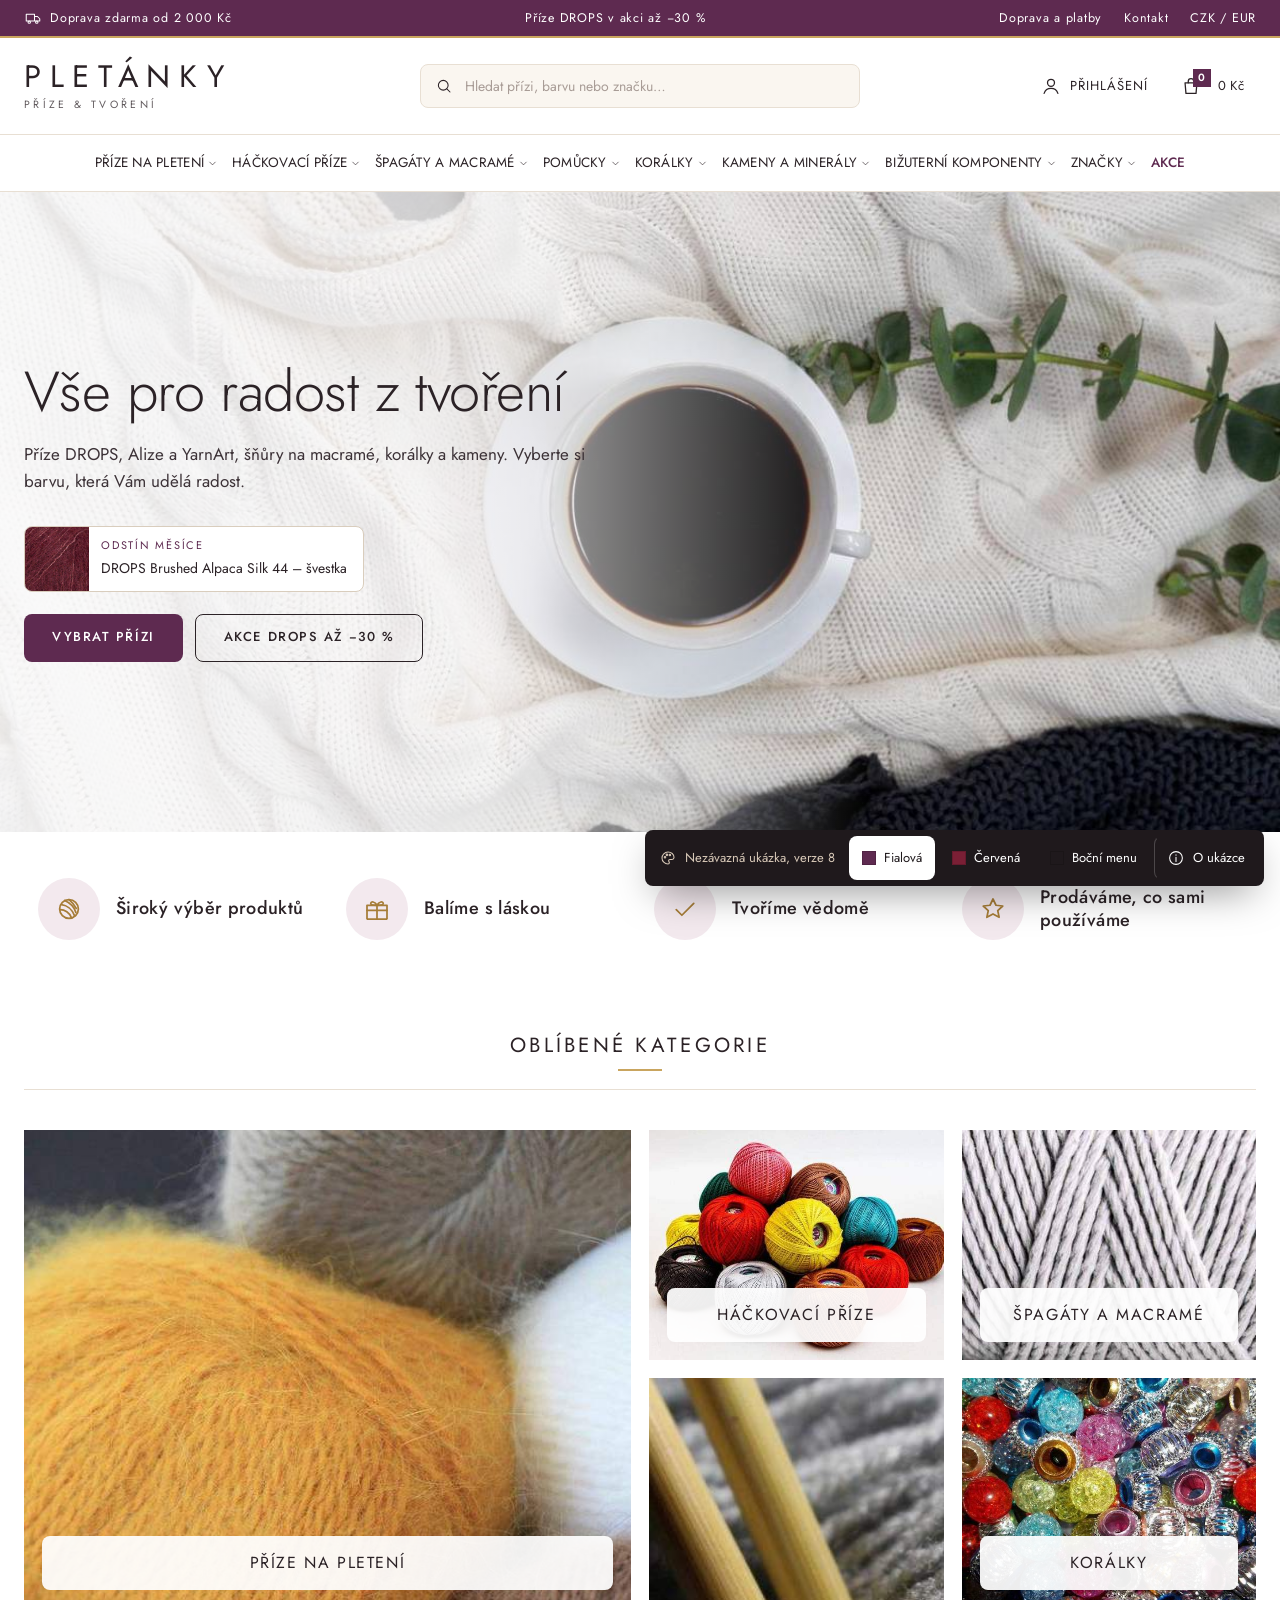
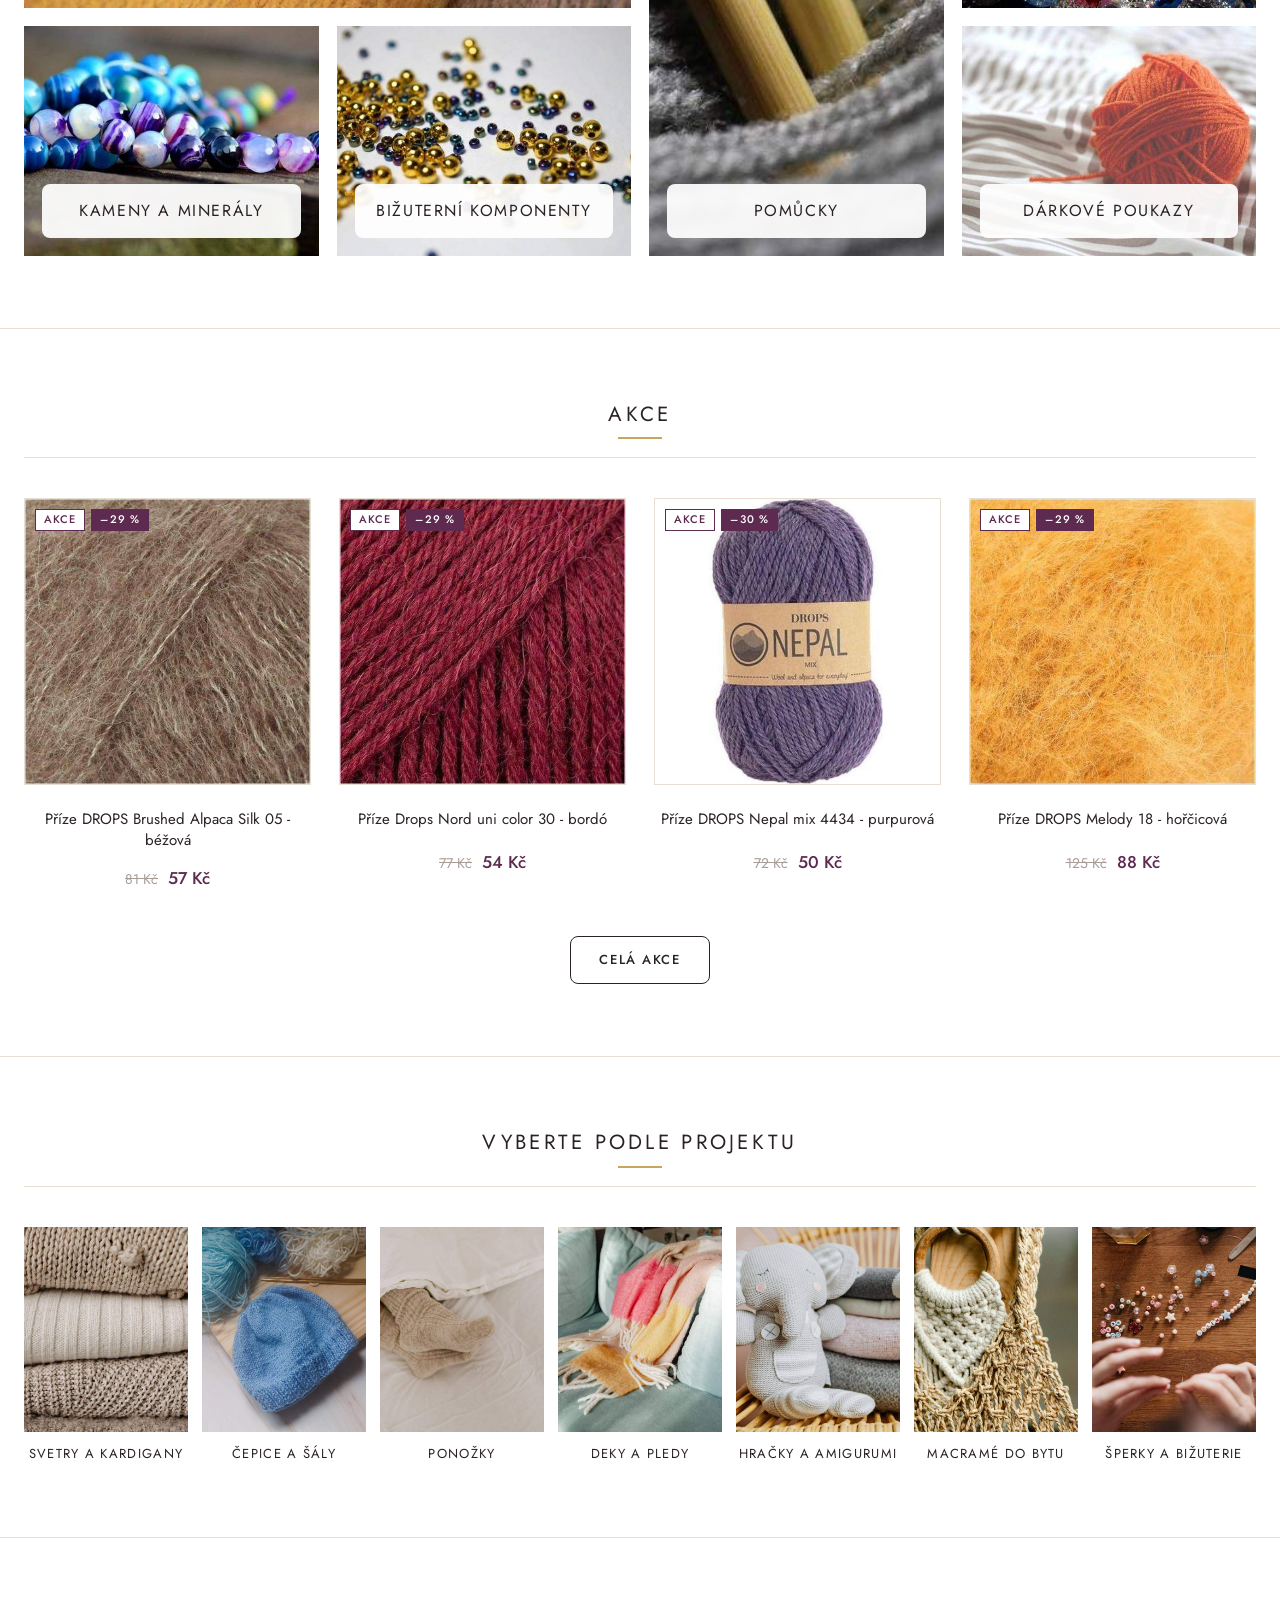
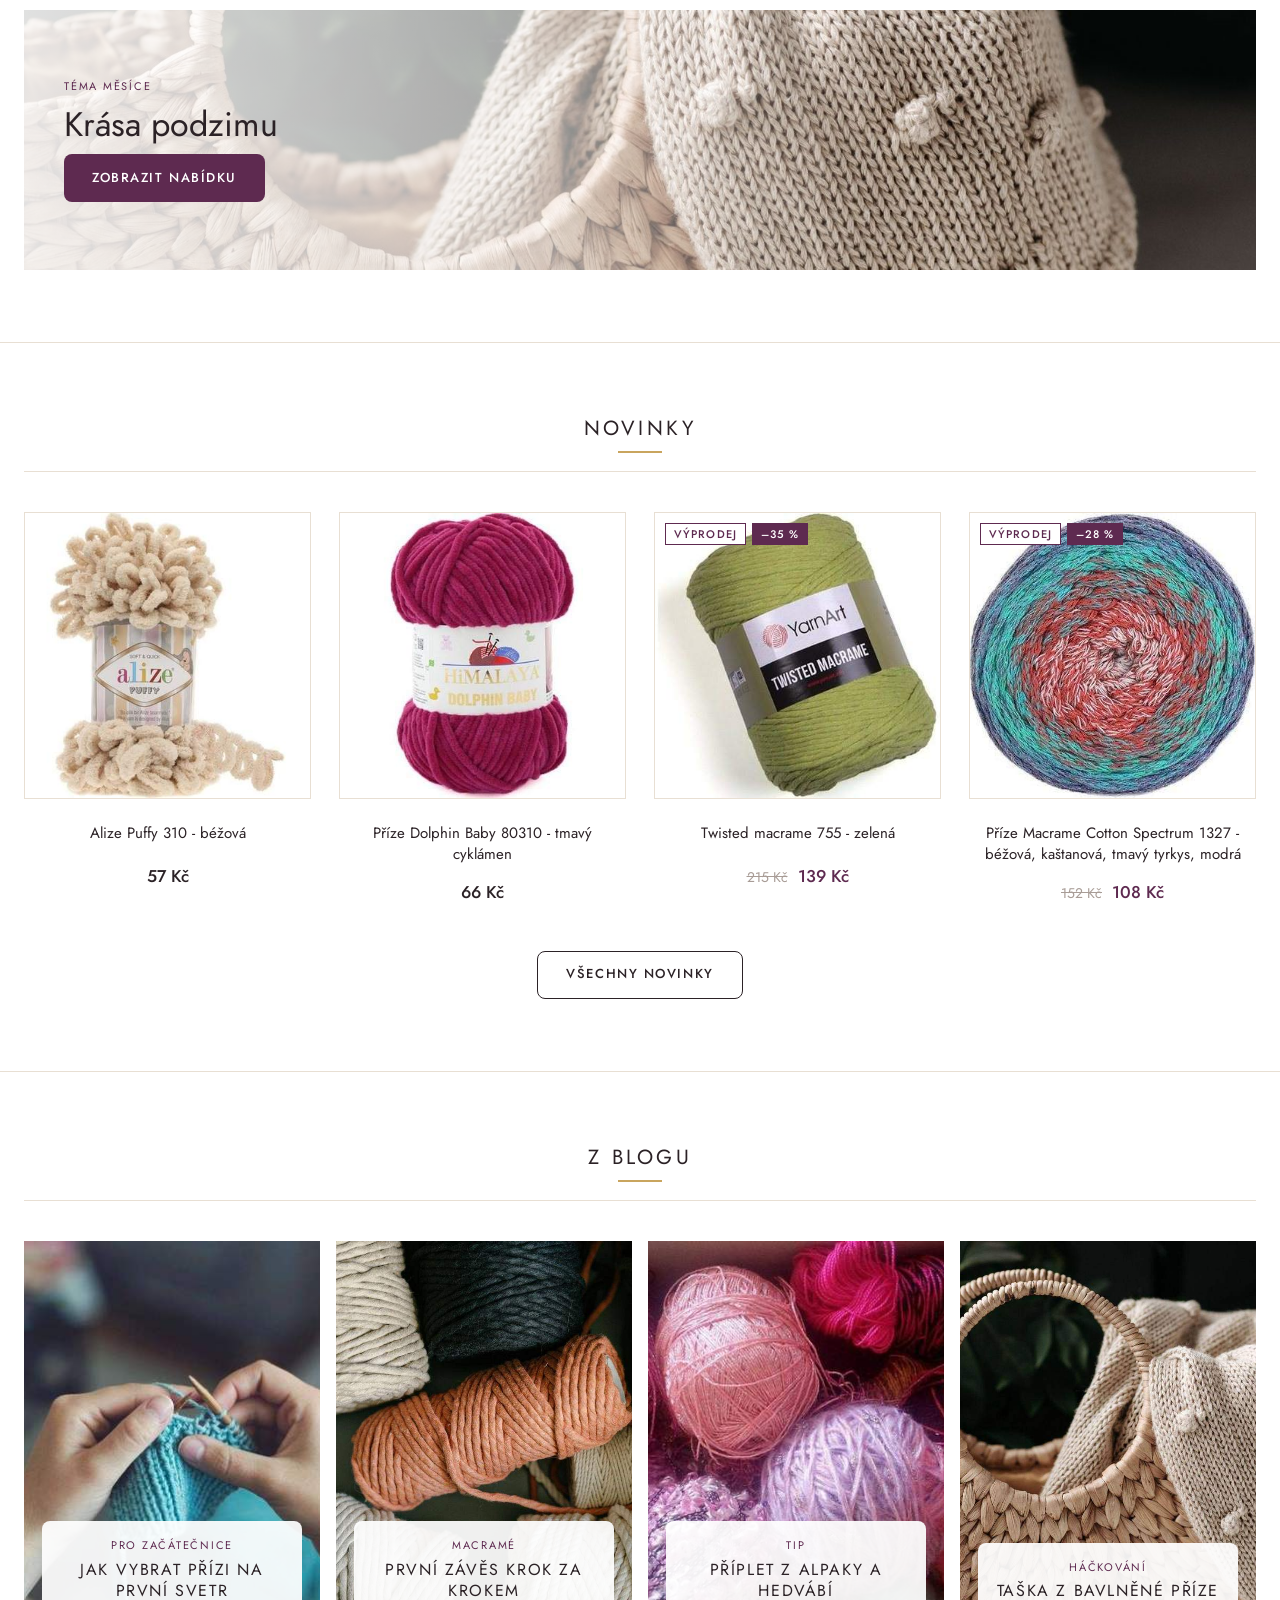
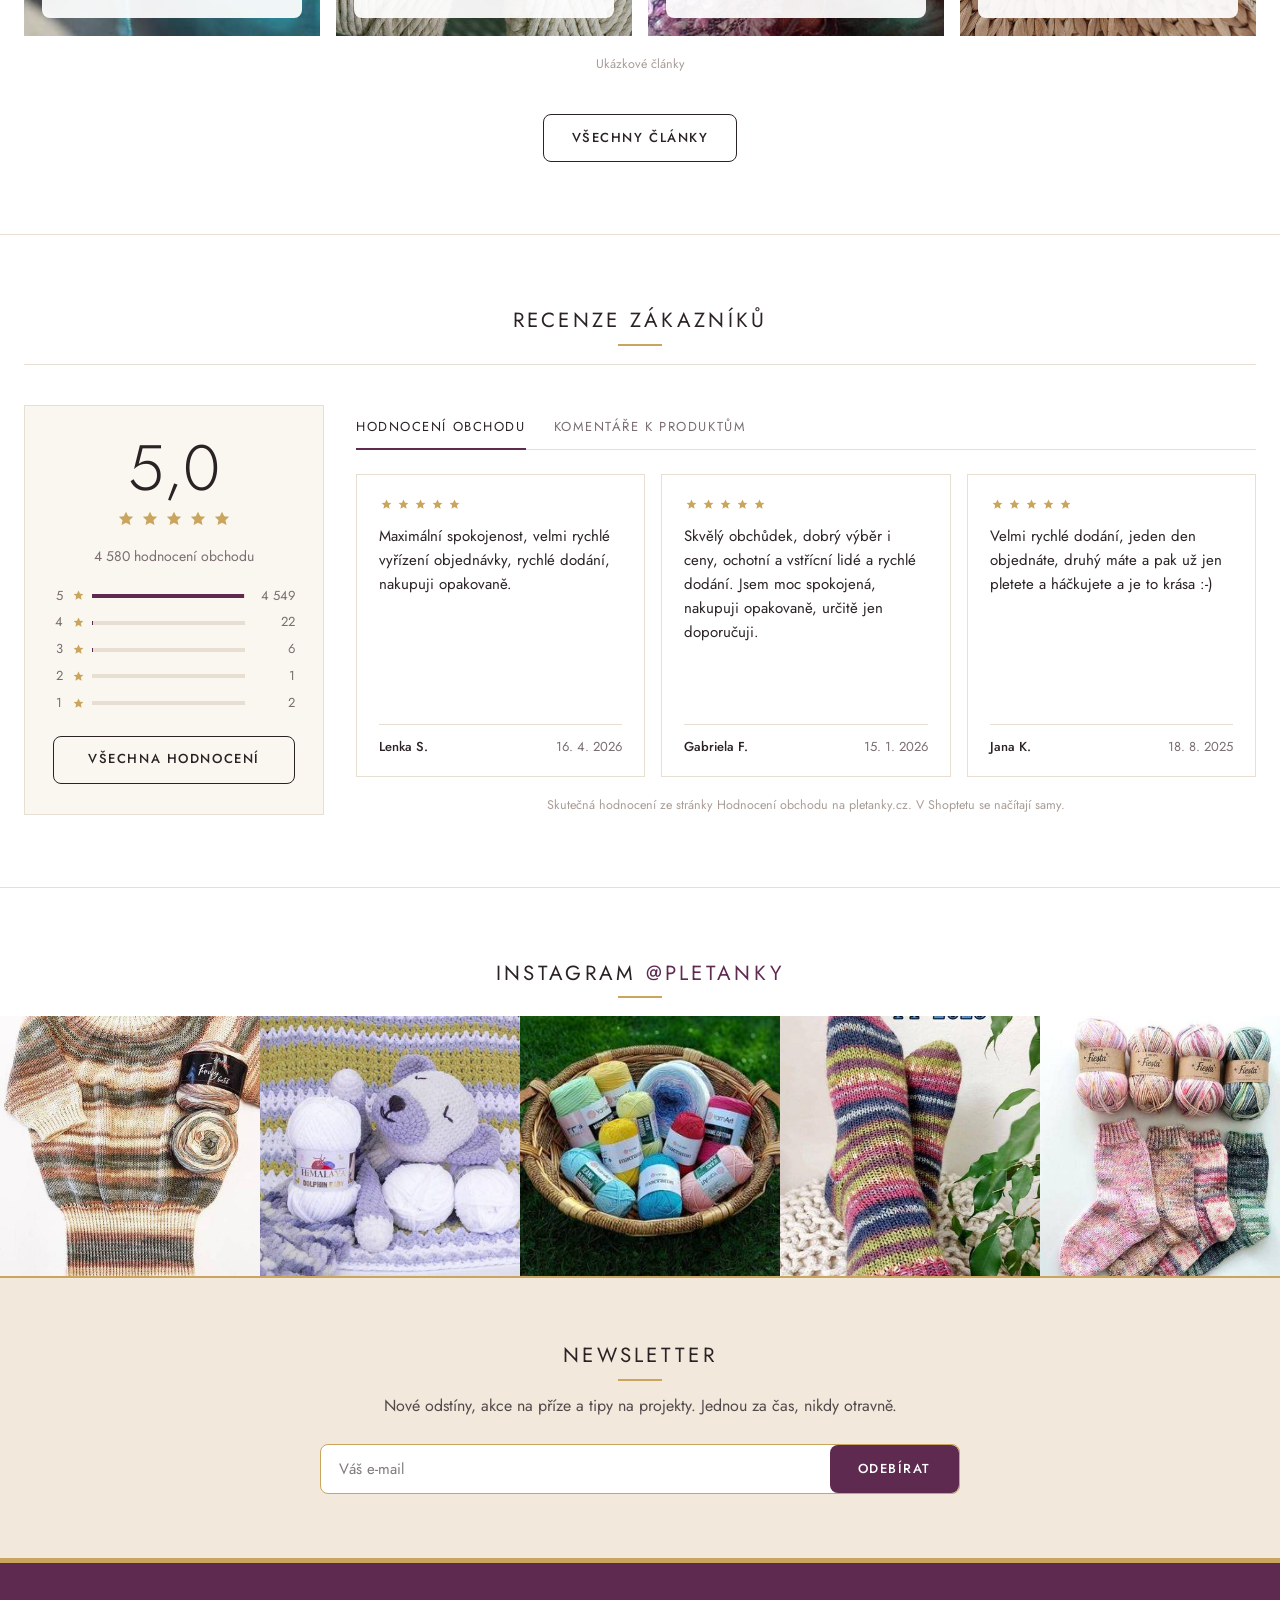
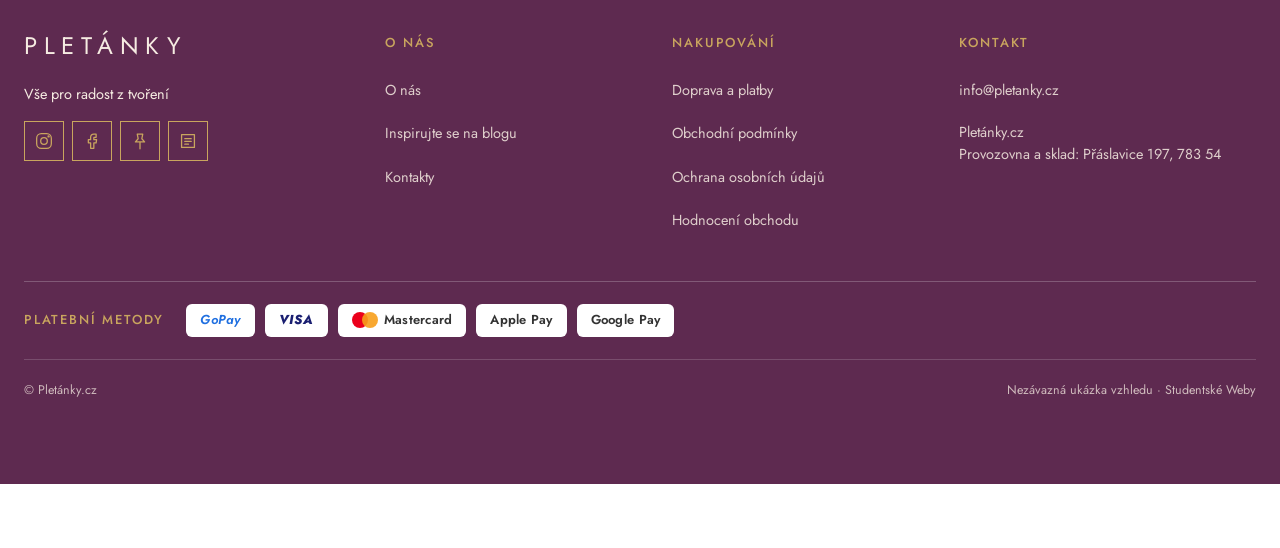
<file: index.html>
<!doctype html>
<html lang="cs" data-theme="d">
<head>
<meta charset="utf-8">
<meta name="viewport" content="width=device-width, initial-scale=1">
<meta name="robots" content="noindex, nofollow">
<title>Pletánky.cz – příze, macramé a korálky | ukázka vzhledu</title>
<meta name="description" content="Nezávazná ukázka vzhledu e-shopu Pletánky.cz">
<meta property="og:image" content="https://webhunter-navrhy.github.io/pletanky-ukazka/img/v2/hero.jpg">
<meta property="og:title" content="Pletánky.cz – příze, macramé a korálky | ukázka vzhledu">
<script type="application/ld+json">{"@context":"https://schema.org","@type":"Store","name":"Pletánky.cz","url":"https://www.pletanky.cz","description":"Příze, háčkování, macramé, korálky a bižuterní komponenty"}</script>
<script>(function(){var q=new URLSearchParams(location.search).get('barvy'),t=(q==='e'||q==='d')?q:(sessionStorage.getItem('pl-theme')||'d');document.documentElement.setAttribute('data-theme',t)})();if(new URLSearchParams(location.search).has('nahled'))document.documentElement.classList.add('is-preview')</script>
<link rel="preconnect" href="https://fonts.googleapis.com">
<link rel="preconnect" href="https://fonts.gstatic.com" crossorigin>
<link href="https://fonts.googleapis.com/css2?family=Jost:wght@300;400;500;600&display=swap&subset=latin-ext" rel="stylesheet">
<link rel="stylesheet" href="style.css?v=99d7849a">
<script src="main.js?v=018f296c" defer></script>
</head>
<body class="">
<a class="skip" href="#obsah">Přejít na obsah</a>
<div class="topbar">
  <div class="wrap topbar__in">
    <span><svg class="ico ico--sm" viewBox="0 0 24 24" aria-hidden="true"><path d="M3 7h11v9H3zM14 10h4l3 3v3h-7"/><circle cx="7" cy="17.5" r="1.6"/><circle cx="17" cy="17.5" r="1.6"/></svg> Doprava zdarma od 2&nbsp;000&nbsp;Kč</span>
    <span class="topbar__mid">Příze DROPS v akci až −30&nbsp;%</span>
    <span class="topbar__links"><a href="#">Doprava a platby</a><a href="#">Kontakt</a><a href="#">CZK / EUR</a></span>
  </div>
</div>
<header class="hdr" id="hdr">
  <div class="wrap hdr__in">
    <button class="hdr__burger" type="button" aria-label="Menu" data-menu-open><svg class="ico" viewBox="0 0 24 24" aria-hidden="true"><path d="M4 7h16M4 12h16M4 17h16"/></svg></button>
    <a class="logo" href="index.html" aria-label="Pletánky – úvod">
      <span class="logo__txt">Pletánky</span><small class="logo__sub">příze &amp; tvoření</small>
    </a>
    <form class="search" role="search" onsubmit="return false">
      <svg class="ico ico--sm" viewBox="0 0 24 24" aria-hidden="true"><circle cx="11" cy="11" r="6.5"/><path d="m20 20-4.2-4.2"/></svg>
      <input type="search" placeholder="Hledat přízi, barvu nebo značku…" aria-label="Hledat">
    </form>
    <nav class="hdr__acts" aria-label="Účet a košík">
      <a class="hdr__act" href="#"><svg class="ico" viewBox="0 0 24 24" aria-hidden="true"><circle cx="12" cy="8.5" r="3.8"/><path d="M4.5 20c1.2-3.6 4-5.3 7.5-5.3s6.3 1.7 7.5 5.3"/></svg><span>Přihlášení</span></a>
      <button class="hdr__act cartbtn" type="button" data-cart-open aria-label="Košík">
        <span class="cartbtn__ico"><svg class="ico" viewBox="0 0 24 24" aria-hidden="true"><path d="M5.5 8.5h13l-1 11.5h-11z"/><path d="M9 8.5V7a3 3 0 0 1 6 0v1.5"/></svg><b class="cartbtn__count" data-cart-count>0</b></span>
        <span data-cart-total>0&nbsp;Kč</span>
      </button>
    </nav>
  </div>
  <nav class="nav" aria-label="Kategorie">
    <ul class="wrap nav__ul"><li class="nav__li has-mega"><a class="nav__a" href="kategorie.html">Příze na pletení<svg class="ico ico--xs" viewBox="0 0 24 24" aria-hidden="true"><path d="m6 9 6 6 6-6"/></svg></a><div class="mega" role="region" aria-label="Příze na pletení">
  <div class="mega__in wrap">
    <div class="mega__main"><p class="mega__h">Podle složení</p><div class="mega__tiles"><a class="mega__t" href="kategorie.html"><span class="mega__ti"><img src="img/p/prize-drops-brushed-alpaca-silk-44-svestka.jpg" alt="" loading="lazy"></span><span class="mega__l">Alpaka</span></a><a class="mega__t" href="kategorie.html"><span class="mega__ti"><img src="img/p/prize-drops-andes-uni-colour-0100-smetanova.jpg" alt="" loading="lazy"></span><span class="mega__l">Merino a vlna</span></a><a class="mega__t" href="kategorie.html"><span class="mega__ti"><img src="img/photo/moher.jpg" alt="" loading="lazy"></span><span class="mega__l">Moherové příze</span></a><a class="mega__t" href="kategorie.html"><span class="mega__ti"><img src="img/p/prize-drops-flora-uni-colour-37-ranni-opar.jpg" alt="" loading="lazy"></span><span class="mega__l">Bavlna</span></a><a class="mega__t" href="kategorie.html"><span class="mega__ti"><img src="img/photo/ruzova-klubka.jpg" alt="" loading="lazy"></span><span class="mega__l">Akryl a směsi</span></a></div></div>
    <div class="mega__col"><p class="mega__h">Podle síly příze</p><a href="kategorie.html">A jemné</a><a href="kategorie.html">B slabší</a><a href="kategorie.html">C střední</a><a href="kategorie.html">D silnější</a><a href="kategorie.html">E silné</a><a href="kategorie.html">F velmi silné</a></div>
  </div>
</div></li><li class="nav__li has-mega"><a class="nav__a" href="kategorie.html">Háčkovací příze<svg class="ico ico--xs" viewBox="0 0 24 24" aria-hidden="true"><path d="m6 9 6 6 6-6"/></svg></a><div class="mega" role="region" aria-label="Háčkovací příze">
  <div class="mega__in wrap">
    <div class="mega__main"><p class="mega__h">Druhy</p><div class="mega__tiles"><a class="mega__t" href="kategorie.html"><span class="mega__ti"><img src="img/photo/kordonet.jpg" alt="" loading="lazy"></span><span class="mega__l">Kordonety</span></a><a class="mega__t" href="kategorie.html"><span class="mega__ti"><img src="img/p/prize-moonlight-8220-hneda.jpg" alt="" loading="lazy"></span><span class="mega__l">Moonlight</span></a><a class="mega__t" href="kategorie.html"><span class="mega__ti"><img src="img/p/prize-dolphin-baby-80310-tmavy-cyklamen.jpg" alt="" loading="lazy"></span><span class="mega__l">Bavlna na háčkování</span></a><a class="mega__t" href="kategorie.html"><span class="mega__ti"><img src="img/v2/proj-amigurumi.jpg" alt="" loading="lazy"></span><span class="mega__l">Na amigurumi</span></a></div></div>
    
  </div>
</div></li><li class="nav__li has-mega"><a class="nav__a" href="kategorie.html">Špagáty a macramé<svg class="ico ico--xs" viewBox="0 0 24 24" aria-hidden="true"><path d="m6 9 6 6 6-6"/></svg></a><div class="mega" role="region" aria-label="Špagáty a macramé">
  <div class="mega__in wrap">
    <div class="mega__main"><p class="mega__h">Druhy</p><div class="mega__tiles"><a class="mega__t" href="kategorie.html"><span class="mega__ti"><img src="img/photo/macrame-snura.jpg" alt="" loading="lazy"></span><span class="mega__l">Šňůry a cordy</span></a><a class="mega__t" href="kategorie.html"><span class="mega__ti"><img src="img/p/twisted-macrame-755-zelena.jpg" alt="" loading="lazy"></span><span class="mega__l">Twisted macramé</span></a><a class="mega__t" href="kategorie.html"><span class="mega__ti"><img src="img/p/prize-macrame-cotton-spectrum-1327-bezova-kastanova-tmavy-ty.jpg" alt="" loading="lazy"></span><span class="mega__l">Macramé bavlna</span></a></div></div>
    
  </div>
</div></li><li class="nav__li has-mega"><a class="nav__a" href="kategorie.html">Pomůcky<svg class="ico ico--xs" viewBox="0 0 24 24" aria-hidden="true"><path d="m6 9 6 6 6-6"/></svg></a><div class="mega" role="region" aria-label="Pomůcky">
  <div class="mega__in wrap">
    <div class="mega__main"><p class="mega__h">Druhy</p><div class="mega__tiles"><a class="mega__t" href="kategorie.html"><span class="mega__ti"><img src="img/photo/jehlice.jpg" alt="" loading="lazy"></span><span class="mega__l">Jehlice</span></a><a class="mega__t" href="kategorie.html"><span class="mega__ti"><img src="img/p/hacek-drops-pro-circus-4-13-cm.jpg" alt="" loading="lazy"></span><span class="mega__l">Háčky</span></a><a class="mega__t" href="kategorie.html"><span class="mega__ti"><img src="img/p/znacky-na-ocka-drops-stitch-markers-30ks.jpg" alt="" loading="lazy"></span><span class="mega__l">Značky na očka</span></a><a class="mega__t" href="kategorie.html"><span class="mega__ti"><img src="img/p/drops-pro-classic-interchangeable-circular-needles-set-3-5-8.jpg" alt="" loading="lazy"></span><span class="mega__l">Sady jehlic</span></a></div></div>
    
  </div>
</div></li><li class="nav__li has-mega"><a class="nav__a" href="kategorie.html">Korálky<svg class="ico ico--xs" viewBox="0 0 24 24" aria-hidden="true"><path d="m6 9 6 6 6-6"/></svg></a><div class="mega" role="region" aria-label="Korálky">
  <div class="mega__in wrap">
    <div class="mega__main"><p class="mega__h">Druhy</p><div class="mega__tiles"><a class="mega__t" href="kategorie.html"><span class="mega__ti"><img src="img/photo/koralky.jpg" alt="" loading="lazy"></span><span class="mega__l">Ohňovky</span></a><a class="mega__t" href="kategorie.html"><span class="mega__ti"><img src="img/photo/koralky.jpg" alt="" loading="lazy"></span><span class="mega__l">Mačkané</span></a><a class="mega__t" href="kategorie.html"><span class="mega__ti"><img src="img/photo/koralky.jpg" alt="" loading="lazy"></span><span class="mega__l">Dřevěné</span></a></div></div>
    
  </div>
</div></li><li class="nav__li has-mega"><a class="nav__a" href="kategorie.html">Kameny a minerály<svg class="ico ico--xs" viewBox="0 0 24 24" aria-hidden="true"><path d="m6 9 6 6 6-6"/></svg></a><div class="mega" role="region" aria-label="Kameny a minerály">
  <div class="mega__in wrap">
    <div class="mega__main"><p class="mega__h">Druhy</p><div class="mega__tiles"><a class="mega__t" href="kategorie.html"><span class="mega__ti"><img src="img/p/ametyst-kulicka-fazetovana-6mm.jpg" alt="" loading="lazy"></span><span class="mega__l">Ametyst</span></a><a class="mega__t" href="kategorie.html"><span class="mega__ti"><img src="img/photo/kameny.jpg" alt="" loading="lazy"></span><span class="mega__l">Achát</span></a><a class="mega__t" href="kategorie.html"><span class="mega__ti"><img src="img/photo/kameny.jpg" alt="" loading="lazy"></span><span class="mega__l">Všechny kameny</span></a></div></div>
    
  </div>
</div></li><li class="nav__li has-mega"><a class="nav__a" href="kategorie.html">Bižuterní komponenty<svg class="ico ico--xs" viewBox="0 0 24 24" aria-hidden="true"><path d="m6 9 6 6 6-6"/></svg></a><div class="mega" role="region" aria-label="Bižuterní komponenty">
  <div class="mega__in wrap">
    <div class="mega__main"><p class="mega__h">Druhy</p><div class="mega__tiles"><a class="mega__t" href="kategorie.html"><span class="mega__ti"><img src="img/photo/komponenty.jpg" alt="" loading="lazy"></span><span class="mega__l">Kaplíky</span></a><a class="mega__t" href="kategorie.html"><span class="mega__ti"><img src="img/photo/komponenty.jpg" alt="" loading="lazy"></span><span class="mega__l">Kaloty</span></a><a class="mega__t" href="kategorie.html"><span class="mega__ti"><img src="img/photo/komponenty.jpg" alt="" loading="lazy"></span><span class="mega__l">Zapínání</span></a></div></div>
    
  </div>
</div></li><li class="nav__li has-mega"><a class="nav__a" href="kategorie.html">Značky<svg class="ico ico--xs" viewBox="0 0 24 24" aria-hidden="true"><path d="m6 9 6 6 6-6"/></svg></a><div class="mega" role="region" aria-label="Značky">
  <div class="mega__in wrap">
    <div class="mega__main"><p class="mega__h">Značky</p><div class="mega__tiles"><a class="mega__t" href="kategorie.html"><span class="mega__ti"><img src="img/p/prize-drops-brushed-alpaca-silk-23-bordo.jpg" alt="" loading="lazy"></span><span class="mega__l">DROPS</span></a><a class="mega__t" href="kategorie.html"><span class="mega__ti"><img src="img/p/alize-puffy-310-bezova.jpg" alt="" loading="lazy"></span><span class="mega__l">Alize</span></a><a class="mega__t" href="kategorie.html"><span class="mega__ti"><img src="img/p/prize-dolphin-baby-80310-tmavy-cyklamen.jpg" alt="" loading="lazy"></span><span class="mega__l">YarnArt</span></a><a class="mega__t" href="kategorie.html"><span class="mega__ti"><img src="img/photo/ruzova-klubka.jpg" alt="" loading="lazy"></span><span class="mega__l">Himalaya</span></a><a class="mega__t" href="kategorie.html"><span class="mega__ti"><img src="img/photo/klubko.jpg" alt="" loading="lazy"></span><span class="mega__l">Pletánky</span></a></div></div>
    <div class="mega__col"><p class="mega__h">DROPS příze</p><a href="kategorie.html">Brushed Alpaca Silk</a><a href="kategorie.html">Sky</a><a href="kategorie.html">Melody</a><a href="kategorie.html">Air</a><a href="kategorie.html">Flora</a><a href="kategorie.html">Soft Tweed</a><a href="kategorie.html">Nepal</a><a href="kategorie.html">Alpaca</a><a href="kategorie.html">Andes</a></div>
  </div>
</div></li><li class="nav__li"><a class="nav__a nav__a--akce" href="kategorie.html">Akce</a></li></ul>
  </nav>
</header>
<main id="obsah">

<section class="banner">
  <picture><source media="(max-width:760px)" srcset="img/v2/hero-m.jpg"><img class="banner__img" src="img/v2/hero.jpg" alt="Pletený svetr a šálek kávy" fetchpriority="high"></picture>
  <div class="wrap banner__in">
    <div class="banner__box">
      <h1 class="h1">Vše pro radost z&nbsp;tvoření</h1>
      <p>Příze DROPS, Alize a YarnArt, šňůry na macramé, korálky a kameny. Vyberte si barvu, která Vám udělá radost.</p>
      <a class="motm-mini" href="produkt.html"><img src="img/p/svestka-velka.jpg" alt=""><span><small>Odstín měsíce</small><b>DROPS Brushed Alpaca Silk 44 – švestka</b></span></a>
      <div class="banner__cta">
        <a class="btn btn--cart" href="kategorie.html">Vybrat přízi</a>
        <a class="btn btn--line" href="kategorie.html">Akce DROPS až −30&nbsp;%</a>
      </div>
    </div>
  </div>
</section>

<div class="usp">
  <div class="wrap usp__in">
    <span><svg class="ico ico--sm" viewBox="0 0 24 24" aria-hidden="true"><circle cx="12" cy="12" r="7.5"/><path d="M6 8.5c4 .5 8.5 3.5 10.5 9M5 12.5c3.5 0 7.5 2.5 9 6.5M8.5 5.2c3.3 1.4 7.5 5 9 9.5M12 4.5c2.5 2 4.5 4.5 5.8 7"/></svg> Široký výběr produktů</span>
    <span><svg class="ico ico--sm" viewBox="0 0 24 24" aria-hidden="true"><rect x="4" y="9" width="16" height="11"/><path d="M4 13h16M12 9v11M12 9c-1.5-3-5-3.5-5-1.2C7 9 9.5 9 12 9zm0 0c1.5-3 5-3.5 5-1.2C17 9 14.5 9 12 9z"/></svg> Balíme s láskou</span>
    <span><svg class="ico ico--sm" viewBox="0 0 24 24" aria-hidden="true"><path d="m5 12.5 4.5 4.5L19 7.5"/></svg> Tvoříme vědomě</span>
    <span><svg class="ico ico--sm" viewBox="0 0 24 24" aria-hidden="true"><path d="m12 4 2.4 5 5.4.6-4 3.7 1.1 5.3L12 16l-4.9 2.6 1.1-5.3-4-3.7 5.4-.6z"/></svg> Prodáváme, co sami používáme</span>
  </div>
</div>

<section class="sec">
  <div class="wrap">
    <div class="sh"><h2 class="h2">Oblíbené kategorie</h2></div>
    <div class="tiles tiles--orig"><a class="tile t--big" href="kategorie.html">
  <img src="img/photo/moher.jpg" alt="" loading="lazy">
  <span class="tile__box"><b>Příze na pletení</b><span class="tile__more"><span>Alpaka, merino, moher i bavlna od DROPS, Alize a YarnArt</span></span></span>
</a><a class="tile" href="kategorie.html">
  <img src="img/photo/kordonet.jpg" alt="" loading="lazy">
  <span class="tile__box"><b>Háčkovací příze</b><span class="tile__more"><span>Kordonety, Moonlight, Sněhurka a další</span></span></span>
</a><a class="tile" href="kategorie.html">
  <img src="img/photo/macrame-snura.jpg" alt="" loading="lazy">
  <span class="tile__box"><b>Špagáty a macramé</b><span class="tile__more"><span>Šňůry, cordy a Twisted macrame</span></span></span>
</a><a class="tile t--tall" href="kategorie.html">
  <img src="img/photo/jehlice.jpg" alt="" loading="lazy">
  <span class="tile__box"><b>Pomůcky</b><span class="tile__more"><span>Jehlice, háčky a značky na očka</span></span></span>
</a><a class="tile" href="kategorie.html">
  <img src="img/photo/koralky.jpg" alt="" loading="lazy">
  <span class="tile__box"><b>Korálky</b><span class="tile__more"><span>Ohňovky, mačkané i dřevěné</span></span></span>
</a><a class="tile" href="kategorie.html">
  <img src="img/photo/kameny.jpg" alt="" loading="lazy">
  <span class="tile__box"><b>Kameny a minerály</b><span class="tile__more"><span>Achát, ametyst a další</span></span></span>
</a><a class="tile" href="kategorie.html">
  <img src="img/photo/komponenty.jpg" alt="" loading="lazy">
  <span class="tile__box"><b>Bižuterní komponenty</b><span class="tile__more"><span>Kaplíky, kaloty, zapínání</span></span></span>
</a><a class="tile" href="kategorie.html">
  <img src="img/photo/klubko.jpg" alt="" loading="lazy">
  <span class="tile__box"><b>Dárkové poukazy</b><span class="tile__more"><span>Pro všechny, kdo rádi tvoří</span></span></span>
</a></div>
  </div>
</section>

<section class="sec">
  <div class="wrap">
    <div class="sh"><h2 class="h2">Akce</h2></div>
    <div class="pgrid"><article class="pc">
  <div class="pc__box">
    <a class="pc__img" href="produkt.html">
      <span class="pc__flags"><span class="flag">Akce</span><span class="flag flag--sleva">–29 %</span></span>
      <img src="img/p/prize-drops-brushed-alpaca-silk-05-bezova.jpg" alt="Příze DROPS Brushed Alpaca Silk 05 - béžová" loading="lazy" width="720" height="720">
    </a>
    <a class="pc__name" href="produkt.html">Příze DROPS Brushed Alpaca Silk 05 - béžová</a>
    <p class="pc__price"><s>81&nbsp;Kč</s><b>57&nbsp;Kč</b></p>
    <div class="pc__more">
      <p class="pc__lead">Přepychová směs počesané alpaky a morušového hedvábí</p><dl class="pc__specs"><div><dt>Složení</dt><dd>77 % alpaka, 23 % hedvábí</dd></div><div><dt>Váha / návin</dt><dd>25 g = cca 140 metrů</dd></div><div><dt>Jehlice</dt><dd>5 mm</dd></div></dl>
      <p class="pc__av"><svg class="ico ico--xs" viewBox="0 0 24 24" aria-hidden="true"><path d="m5 12.5 4.5 4.5L19 7.5"/></svg> Skladem (18 ks)</p>
      <button class="btn btn--cart btn--full" type="button" data-add data-name="Příze DROPS Brushed Alpaca Silk 05 - béžová" data-price="57.0" data-img="img/p/prize-drops-brushed-alpaca-silk-05-bezova.jpg"><svg class="ico ico--sm" viewBox="0 0 24 24" aria-hidden="true"><path d="M5.5 8.5h13l-1 11.5h-11z"/><path d="M9 8.5V7a3 3 0 0 1 6 0v1.5"/></svg><span>Do košíku</span></button>
    </div>
  </div>
</article><article class="pc">
  <div class="pc__box">
    <a class="pc__img" href="produkt.html">
      <span class="pc__flags"><span class="flag">Akce</span><span class="flag flag--sleva">–29 %</span></span>
      <img src="img/p/prize-drops-nord-uni-color-30-bordo.jpg" alt="Příze Drops Nord uni color 30 - bordó" loading="lazy" width="720" height="720">
    </a>
    <a class="pc__name" href="produkt.html">Příze Drops Nord uni color 30 - bordó</a>
    <p class="pc__price"><s>77&nbsp;Kč</s><b>54&nbsp;Kč</b></p>
    <div class="pc__more">
      <p class="pc__lead">Jemná a odolná směs alpaky, vlny a polyamidu</p><dl class="pc__specs"><div><dt>Složení</dt><dd>45 % alpaka, 30 % polyamid, 25 % vlna</dd></div><div><dt>Váha / návin</dt><dd>50 g = cca 170 metrů</dd></div><div><dt>Jehlice</dt><dd>3 mm</dd></div></dl>
      <p class="pc__av"><svg class="ico ico--xs" viewBox="0 0 24 24" aria-hidden="true"><path d="m5 12.5 4.5 4.5L19 7.5"/></svg> Skladem (18 ks)</p>
      <button class="btn btn--cart btn--full" type="button" data-add data-name="Příze Drops Nord uni color 30 - bordó" data-price="54.0" data-img="img/p/prize-drops-nord-uni-color-30-bordo.jpg"><svg class="ico ico--sm" viewBox="0 0 24 24" aria-hidden="true"><path d="M5.5 8.5h13l-1 11.5h-11z"/><path d="M9 8.5V7a3 3 0 0 1 6 0v1.5"/></svg><span>Do košíku</span></button>
    </div>
  </div>
</article><article class="pc">
  <div class="pc__box">
    <a class="pc__img" href="produkt.html">
      <span class="pc__flags"><span class="flag">Akce</span><span class="flag flag--sleva">–30 %</span></span>
      <img src="img/p/prize-drops-nepal-mix-4434-purpurova.jpg" alt="Příze DROPS Nepal mix 4434 - purpurová" loading="lazy" width="720" height="720">
    </a>
    <a class="pc__name" href="produkt.html">Příze DROPS Nepal mix 4434 - purpurová</a>
    <p class="pc__price"><s>72&nbsp;Kč</s><b>50&nbsp;Kč</b></p>
    <div class="pc__more">
      <p class="pc__lead">Krásná robustní příze ze směsi alpaka vlny a ovčí vlny vhodná pro pletení i háčkování</p><dl class="pc__specs"><div><dt>Složení</dt><dd>65 % vlna, 35 % alpaka</dd></div><div><dt>Váha / návin</dt><dd>50 g = cca 75 metrů</dd></div><div><dt>Jehlice</dt><dd>5 mm</dd></div></dl>
      <p class="pc__av"><svg class="ico ico--xs" viewBox="0 0 24 24" aria-hidden="true"><path d="m5 12.5 4.5 4.5L19 7.5"/></svg> Skladem (20 ks)</p>
      <button class="btn btn--cart btn--full" type="button" data-add data-name="Příze DROPS Nepal mix 4434 - purpurová" data-price="50.0" data-img="img/p/prize-drops-nepal-mix-4434-purpurova.jpg"><svg class="ico ico--sm" viewBox="0 0 24 24" aria-hidden="true"><path d="M5.5 8.5h13l-1 11.5h-11z"/><path d="M9 8.5V7a3 3 0 0 1 6 0v1.5"/></svg><span>Do košíku</span></button>
    </div>
  </div>
</article><article class="pc">
  <div class="pc__box">
    <a class="pc__img" href="produkt.html">
      <span class="pc__flags"><span class="flag">Akce</span><span class="flag flag--sleva">–29 %</span></span>
      <img src="img/p/prize-drops-melody-18-horcicova.jpg" alt="Příze DROPS Melody 18 - hořčicová" loading="lazy" width="720" height="720">
    </a>
    <a class="pc__name" href="produkt.html">Příze DROPS Melody 18 - hořčicová</a>
    <p class="pc__price"><s>125&nbsp;Kč</s><b>88&nbsp;Kč</b></p>
    <div class="pc__more">
      <dl class="pc__specs"><div><dt>Složení</dt><dd>71 % alpaka, 25 % vlna, 4 % polyamid</dd></div><div><dt>Váha / návin</dt><dd>50 g = cca 140 m</dd></div><div><dt>Jehlice</dt><dd>7 mm</dd></div></dl>
      <p class="pc__av"><svg class="ico ico--xs" viewBox="0 0 24 24" aria-hidden="true"><path d="m5 12.5 4.5 4.5L19 7.5"/></svg> Skladem (49 ks)</p>
      <button class="btn btn--cart btn--full" type="button" data-add data-name="Příze DROPS Melody 18 - hořčicová" data-price="88.0" data-img="img/p/prize-drops-melody-18-horcicova.jpg"><svg class="ico ico--sm" viewBox="0 0 24 24" aria-hidden="true"><path d="M5.5 8.5h13l-1 11.5h-11z"/><path d="M9 8.5V7a3 3 0 0 1 6 0v1.5"/></svg><span>Do košíku</span></button>
    </div>
  </div>
</article></div>
    <p class="sec__more"><a class="btn btn--line" href="kategorie.html">Celá akce</a></p>
  </div>
</section>

<section class="sec">
  <div class="wrap">
    <div class="sh"><h2 class="h2">Vyberte podle projektu</h2></div>
    <div class="projs"><a class="proj" href="kategorie.html"><span class="proj__img"><img src="img/v2/proj-svetry.jpg" alt="" loading="lazy"></span><span class="proj__n">Svetry a kardigany</span></a><a class="proj" href="kategorie.html"><span class="proj__img"><img src="img/v2/proj-cepice.jpg" alt="" loading="lazy"></span><span class="proj__n">Čepice a šály</span></a><a class="proj" href="kategorie.html"><span class="proj__img"><img src="img/v2/proj-ponozky.jpg" alt="" loading="lazy"></span><span class="proj__n">Ponožky</span></a><a class="proj" href="kategorie.html"><span class="proj__img"><img src="img/v2/proj-deky.jpg" alt="" loading="lazy"></span><span class="proj__n">Deky a pledy</span></a><a class="proj" href="kategorie.html"><span class="proj__img"><img src="img/v2/proj-amigurumi.jpg" alt="" loading="lazy"></span><span class="proj__n">Hračky a amigurumi</span></a><a class="proj" href="kategorie.html"><span class="proj__img"><img src="img/v2/proj-macrame.jpg" alt="" loading="lazy"></span><span class="proj__n">Macramé do bytu</span></a><a class="proj" href="kategorie.html"><span class="proj__img"><img src="img/v2/proj-sperky.jpg" alt="" loading="lazy"></span><span class="proj__n">Šperky a bižuterie</span></a></div>
  </div>
</section>

<section class="sec">
  <div class="wrap">
    <a class="themeband" href="kategorie.html">
      <img src="img/v2/tema-podzim.jpg" alt="Podzimní tvoření z příze" loading="lazy">
      <span class="themeband__in"><small>Téma měsíce</small><b>Krása podzimu</b><span class="btn btn--cart">Zobrazit nabídku</span></span>
    </a>
  </div>
</section>

<section class="sec">
  <div class="wrap">
    <div class="sh"><h2 class="h2">Novinky</h2></div>
    <div class="pgrid"><article class="pc">
  <div class="pc__box">
    <a class="pc__img" href="produkt.html">
      <span class="pc__flags"></span>
      <img src="img/p/alize-puffy-310-bezova.jpg" alt="Alize Puffy 310 - béžová" loading="lazy" width="720" height="720">
    </a>
    <a class="pc__name" href="produkt.html">Alize Puffy 310 - béžová</a>
    <p class="pc__price"><b>57&nbsp;Kč</b></p>
    <div class="pc__more">
      <dl class="pc__specs"><div><dt>Složení</dt><dd>100 % mikropolyester</dd></div><div><dt>Váha / návin</dt><dd>100 g = cca 9 m</dd></div></dl>
      <p class="pc__av"><svg class="ico ico--xs" viewBox="0 0 24 24" aria-hidden="true"><path d="m5 12.5 4.5 4.5L19 7.5"/></svg> Skladem (15 ks)</p>
      <button class="btn btn--cart btn--full" type="button" data-add data-name="Alize Puffy 310 - béžová" data-price="57.0" data-img="img/p/alize-puffy-310-bezova.jpg"><svg class="ico ico--sm" viewBox="0 0 24 24" aria-hidden="true"><path d="M5.5 8.5h13l-1 11.5h-11z"/><path d="M9 8.5V7a3 3 0 0 1 6 0v1.5"/></svg><span>Do košíku</span></button>
    </div>
  </div>
</article><article class="pc">
  <div class="pc__box">
    <a class="pc__img" href="produkt.html">
      <span class="pc__flags"></span>
      <img src="img/p/prize-dolphin-baby-80310-tmavy-cyklamen.jpg" alt="Příze Dolphin Baby 80310 - tmavý cyklámen" loading="lazy" width="720" height="720">
    </a>
    <a class="pc__name" href="produkt.html">Příze Dolphin Baby 80310 - tmavý cyklámen</a>
    <p class="pc__price"><b>66&nbsp;Kč</b></p>
    <div class="pc__more">
      <p class="pc__lead">Objemná příze určená především k pletení přikrývek pro děti</p><dl class="pc__specs"><div><dt>Složení</dt><dd>100 % polyester</dd></div><div><dt>Váha / návin</dt><dd>100 g = 120 m</dd></div><div><dt>Jehlice</dt><dd>6,5 mm</dd></div></dl>
      <p class="pc__av"><svg class="ico ico--xs" viewBox="0 0 24 24" aria-hidden="true"><path d="m5 12.5 4.5 4.5L19 7.5"/></svg> Skladem (50 ks)</p>
      <button class="btn btn--cart btn--full" type="button" data-add data-name="Příze Dolphin Baby 80310 - tmavý cyklámen" data-price="66.0" data-img="img/p/prize-dolphin-baby-80310-tmavy-cyklamen.jpg"><svg class="ico ico--sm" viewBox="0 0 24 24" aria-hidden="true"><path d="M5.5 8.5h13l-1 11.5h-11z"/><path d="M9 8.5V7a3 3 0 0 1 6 0v1.5"/></svg><span>Do košíku</span></button>
    </div>
  </div>
</article><article class="pc">
  <div class="pc__box">
    <a class="pc__img" href="produkt.html">
      <span class="pc__flags"><span class="flag">Výprodej</span><span class="flag flag--sleva">–35 %</span></span>
      <img src="img/p/twisted-macrame-755-zelena.jpg" alt="Twisted macrame 755 - zelená" loading="lazy" width="720" height="720">
    </a>
    <a class="pc__name" href="produkt.html">Twisted macrame 755 - zelená</a>
    <p class="pc__price"><s>215&nbsp;Kč</s><b>139&nbsp;Kč</b></p>
    <div class="pc__more">
      <p class="pc__lead">Příze určená na drhání, lze rozčesávat</p><dl class="pc__specs"><div><dt>Složení</dt><dd>60 % bavlna, 40 % viskóza a polyester</dd></div><div><dt>Váha / návin</dt><dd>500 g = 210 m</dd></div><div><dt>Jehlice</dt><dd>9–10 mm</dd></div></dl>
      <p class="pc__av"><svg class="ico ico--xs" viewBox="0 0 24 24" aria-hidden="true"><path d="m5 12.5 4.5 4.5L19 7.5"/></svg> Skladem (2 ks)</p>
      <button class="btn btn--cart btn--full" type="button" data-add data-name="Twisted macrame 755 - zelená" data-price="139.0" data-img="img/p/twisted-macrame-755-zelena.jpg"><svg class="ico ico--sm" viewBox="0 0 24 24" aria-hidden="true"><path d="M5.5 8.5h13l-1 11.5h-11z"/><path d="M9 8.5V7a3 3 0 0 1 6 0v1.5"/></svg><span>Do košíku</span></button>
    </div>
  </div>
</article><article class="pc">
  <div class="pc__box">
    <a class="pc__img" href="produkt.html">
      <span class="pc__flags"><span class="flag">Výprodej</span><span class="flag flag--sleva">–28 %</span></span>
      <img src="img/p/prize-macrame-cotton-spectrum-1327-bezova-kastanova-tmavy-ty.jpg" alt="Příze Macrame Cotton Spectrum 1327 - béžová, kaštanová, tmavý tyrkys, modrá" loading="lazy" width="720" height="720">
    </a>
    <a class="pc__name" href="produkt.html">Příze Macrame Cotton Spectrum 1327 - béžová, kaštanová, tmavý tyrkys, modrá</a>
    <p class="pc__price"><s>152&nbsp;Kč</s><b>108&nbsp;Kč</b></p>
    <div class="pc__more">
      <dl class="pc__specs"><div><dt>Složení</dt><dd>80 % bavlna, 20 % polyester</dd></div><div><dt>Váha / návin</dt><dd>250 g = 225 m</dd></div><div><dt>Jehlice</dt><dd>5 mm</dd></div></dl>
      <p class="pc__av"><svg class="ico ico--xs" viewBox="0 0 24 24" aria-hidden="true"><path d="m5 12.5 4.5 4.5L19 7.5"/></svg> Skladem (1 ks)</p>
      <button class="btn btn--cart btn--full" type="button" data-add data-name="Příze Macrame Cotton Spectrum 1327 - béžová, kaštanová, tmavý tyrkys, modrá" data-price="108.0" data-img="img/p/prize-macrame-cotton-spectrum-1327-bezova-kastanova-tmavy-ty.jpg"><svg class="ico ico--sm" viewBox="0 0 24 24" aria-hidden="true"><path d="M5.5 8.5h13l-1 11.5h-11z"/><path d="M9 8.5V7a3 3 0 0 1 6 0v1.5"/></svg><span>Do košíku</span></button>
    </div>
  </div>
</article></div>
    <p class="sec__more"><a class="btn btn--line" href="kategorie.html">Všechny novinky</a></p>
  </div>
</section>

<section class="sec">
  <div class="wrap">
    <div class="sh"><h2 class="h2">Z blogu</h2></div>
    <div class="tiles tiles--blog"><a class="tile" href="#">
  <img src="img/photo/ruce-pleteni.jpg" alt="" loading="lazy">
  <span class="tile__box"><small>Pro začátečnice</small><b>Jak vybrat přízi na první svetr</b><span class="tile__more"><span>Jaká síla příze, kolik klubek a z jakého materiálu. Krok za krokem až k prvnímu nahozenému oku.</span></span></span>
</a><a class="tile" href="#">
  <img src="img/v2/blog-macrame.jpg" alt="" loading="lazy">
  <span class="tile__box"><small>Macramé</small><b>První závěs krok za krokem</b><span class="tile__more"><span>Tři základní uzly, jedna dřevěná tyčka a odpoledne času. Ukážeme, jakou šňůru vybrat.</span></span></span>
</a><a class="tile" href="#">
  <img src="img/photo/ruzova-klubka.jpg" alt="" loading="lazy">
  <span class="tile__box"><small>Tip</small><b>Příplet z alpaky a hedvábí</b><span class="tile__more"><span>Jak Brushed Alpaca Silk změkčí a zjemní téměř jakoukoli přízi a jak spočítat spotřebu.</span></span></span>
</a><a class="tile" href="#">
  <img src="img/v2/blog-taska.jpg" alt="" loading="lazy">
  <span class="tile__box"><small>Háčkování</small><b>Taška z bavlněné příze</b><span class="tile__more"><span>Pevná a pratelná taška na léto. Návod s fotkami a seznam všeho, co budete potřebovat.</span></span></span>
</a></div>
    <p class="sec__note">Ukázkové články</p>
    <p class="sec__more"><a class="btn btn--line" href="#">Všechny články</a></p>
  </div>
</section>

<section class="sec">
  <div class="wrap">
    <div class="sh"><h2 class="h2">Recenze zákazníků</h2></div>
    <div class="rvs">
      <div class="rvs__sum">
        <p class="rvs__score">5,0</p>
        <span class="stars stars--lg" aria-label="5 z 5 hvězdiček"><svg class="ico ico--star" viewBox="0 0 24 24" aria-hidden="true"><path d="m12 4 2.4 5 5.4.6-4 3.7 1.1 5.3L12 16l-4.9 2.6 1.1-5.3-4-3.7 5.4-.6z"/></svg><svg class="ico ico--star" viewBox="0 0 24 24" aria-hidden="true"><path d="m12 4 2.4 5 5.4.6-4 3.7 1.1 5.3L12 16l-4.9 2.6 1.1-5.3-4-3.7 5.4-.6z"/></svg><svg class="ico ico--star" viewBox="0 0 24 24" aria-hidden="true"><path d="m12 4 2.4 5 5.4.6-4 3.7 1.1 5.3L12 16l-4.9 2.6 1.1-5.3-4-3.7 5.4-.6z"/></svg><svg class="ico ico--star" viewBox="0 0 24 24" aria-hidden="true"><path d="m12 4 2.4 5 5.4.6-4 3.7 1.1 5.3L12 16l-4.9 2.6 1.1-5.3-4-3.7 5.4-.6z"/></svg><svg class="ico ico--star" viewBox="0 0 24 24" aria-hidden="true"><path d="m12 4 2.4 5 5.4.6-4 3.7 1.1 5.3L12 16l-4.9 2.6 1.1-5.3-4-3.7 5.4-.6z"/></svg></span>
        <p class="rvs__cnt">4&nbsp;580 hodnocení obchodu</p>
        <ul class="rvs__dist"><li><span>5</span><svg class="ico ico--star" viewBox="0 0 24 24" aria-hidden="true"><path d="m12 4 2.4 5 5.4.6-4 3.7 1.1 5.3L12 16l-4.9 2.6 1.1-5.3-4-3.7 5.4-.6z"/></svg><i><b style="width:99.3%"></b></i><em>4&nbsp;549</em></li><li><span>4</span><svg class="ico ico--star" viewBox="0 0 24 24" aria-hidden="true"><path d="m12 4 2.4 5 5.4.6-4 3.7 1.1 5.3L12 16l-4.9 2.6 1.1-5.3-4-3.7 5.4-.6z"/></svg><i><b style="width:0.5%"></b></i><em>22</em></li><li><span>3</span><svg class="ico ico--star" viewBox="0 0 24 24" aria-hidden="true"><path d="m12 4 2.4 5 5.4.6-4 3.7 1.1 5.3L12 16l-4.9 2.6 1.1-5.3-4-3.7 5.4-.6z"/></svg><i><b style="width:0.1%"></b></i><em>6</em></li><li><span>2</span><svg class="ico ico--star" viewBox="0 0 24 24" aria-hidden="true"><path d="m12 4 2.4 5 5.4.6-4 3.7 1.1 5.3L12 16l-4.9 2.6 1.1-5.3-4-3.7 5.4-.6z"/></svg><i><b style="width:0.0%"></b></i><em>1</em></li><li><span>1</span><svg class="ico ico--star" viewBox="0 0 24 24" aria-hidden="true"><path d="m12 4 2.4 5 5.4.6-4 3.7 1.1 5.3L12 16l-4.9 2.6 1.1-5.3-4-3.7 5.4-.6z"/></svg><i><b style="width:0.0%"></b></i><em>2</em></li></ul>
        <a class="btn btn--line btn--full" href="#">Všechna hodnocení</a>
      </div>
      <div class="rvs__main" data-tabs>
        <div class="rvs__tabs" role="tablist"><button class="is-on" type="button" data-tab>Hodnocení obchodu</button><button type="button" data-tab>Komentáře k produktům</button></div>
        <div class="tabs__panel is-on"><div class="rvs__grid"><figure class="rv"><span class="stars" aria-label="5 z 5 hvězdiček"><svg class="ico ico--star" viewBox="0 0 24 24" aria-hidden="true"><path d="m12 4 2.4 5 5.4.6-4 3.7 1.1 5.3L12 16l-4.9 2.6 1.1-5.3-4-3.7 5.4-.6z"/></svg><svg class="ico ico--star" viewBox="0 0 24 24" aria-hidden="true"><path d="m12 4 2.4 5 5.4.6-4 3.7 1.1 5.3L12 16l-4.9 2.6 1.1-5.3-4-3.7 5.4-.6z"/></svg><svg class="ico ico--star" viewBox="0 0 24 24" aria-hidden="true"><path d="m12 4 2.4 5 5.4.6-4 3.7 1.1 5.3L12 16l-4.9 2.6 1.1-5.3-4-3.7 5.4-.6z"/></svg><svg class="ico ico--star" viewBox="0 0 24 24" aria-hidden="true"><path d="m12 4 2.4 5 5.4.6-4 3.7 1.1 5.3L12 16l-4.9 2.6 1.1-5.3-4-3.7 5.4-.6z"/></svg><svg class="ico ico--star" viewBox="0 0 24 24" aria-hidden="true"><path d="m12 4 2.4 5 5.4.6-4 3.7 1.1 5.3L12 16l-4.9 2.6 1.1-5.3-4-3.7 5.4-.6z"/></svg></span><blockquote>Maximální spokojenost, velmi rychlé vyřízení objednávky, rychlé dodání, nakupuji opakovaně.</blockquote><figcaption><b>Lenka S.</b><span>16.&nbsp;4.&nbsp;2026</span></figcaption></figure><figure class="rv"><span class="stars" aria-label="5 z 5 hvězdiček"><svg class="ico ico--star" viewBox="0 0 24 24" aria-hidden="true"><path d="m12 4 2.4 5 5.4.6-4 3.7 1.1 5.3L12 16l-4.9 2.6 1.1-5.3-4-3.7 5.4-.6z"/></svg><svg class="ico ico--star" viewBox="0 0 24 24" aria-hidden="true"><path d="m12 4 2.4 5 5.4.6-4 3.7 1.1 5.3L12 16l-4.9 2.6 1.1-5.3-4-3.7 5.4-.6z"/></svg><svg class="ico ico--star" viewBox="0 0 24 24" aria-hidden="true"><path d="m12 4 2.4 5 5.4.6-4 3.7 1.1 5.3L12 16l-4.9 2.6 1.1-5.3-4-3.7 5.4-.6z"/></svg><svg class="ico ico--star" viewBox="0 0 24 24" aria-hidden="true"><path d="m12 4 2.4 5 5.4.6-4 3.7 1.1 5.3L12 16l-4.9 2.6 1.1-5.3-4-3.7 5.4-.6z"/></svg><svg class="ico ico--star" viewBox="0 0 24 24" aria-hidden="true"><path d="m12 4 2.4 5 5.4.6-4 3.7 1.1 5.3L12 16l-4.9 2.6 1.1-5.3-4-3.7 5.4-.6z"/></svg></span><blockquote>Skvělý obchůdek, dobrý výběr i ceny, ochotní a vstřícní lidé a rychlé dodání. Jsem moc spokojená, nakupuji opakovaně, určitě jen doporučuji.</blockquote><figcaption><b>Gabriela F.</b><span>15.&nbsp;1.&nbsp;2026</span></figcaption></figure><figure class="rv"><span class="stars" aria-label="5 z 5 hvězdiček"><svg class="ico ico--star" viewBox="0 0 24 24" aria-hidden="true"><path d="m12 4 2.4 5 5.4.6-4 3.7 1.1 5.3L12 16l-4.9 2.6 1.1-5.3-4-3.7 5.4-.6z"/></svg><svg class="ico ico--star" viewBox="0 0 24 24" aria-hidden="true"><path d="m12 4 2.4 5 5.4.6-4 3.7 1.1 5.3L12 16l-4.9 2.6 1.1-5.3-4-3.7 5.4-.6z"/></svg><svg class="ico ico--star" viewBox="0 0 24 24" aria-hidden="true"><path d="m12 4 2.4 5 5.4.6-4 3.7 1.1 5.3L12 16l-4.9 2.6 1.1-5.3-4-3.7 5.4-.6z"/></svg><svg class="ico ico--star" viewBox="0 0 24 24" aria-hidden="true"><path d="m12 4 2.4 5 5.4.6-4 3.7 1.1 5.3L12 16l-4.9 2.6 1.1-5.3-4-3.7 5.4-.6z"/></svg><svg class="ico ico--star" viewBox="0 0 24 24" aria-hidden="true"><path d="m12 4 2.4 5 5.4.6-4 3.7 1.1 5.3L12 16l-4.9 2.6 1.1-5.3-4-3.7 5.4-.6z"/></svg></span><blockquote>Velmi rychlé dodání, jeden den objednáte, druhý máte a pak už jen pletete a háčkujete a je to krása :-)</blockquote><figcaption><b>Jana K.</b><span>18.&nbsp;8.&nbsp;2025</span></figcaption></figure></div><p class="sec__note">Skutečná hodnocení ze stránky Hodnocení obchodu na pletanky.cz. V Shoptetu se načítají samy.</p></div>
        <div class="tabs__panel"><div class="rvs__grid rvs__grid--3"><figure class="rv rv--prod"><a class="rv__p" href="produkt.html"><img src="img/p/prize-drops-brushed-alpaca-silk-44-svestka.jpg" alt="" loading="lazy"><span>Příze DROPS Brushed Alpaca Silk 44 - švestka</span></a><span class="stars" aria-label="5 z 5 hvězdiček"><svg class="ico ico--star" viewBox="0 0 24 24" aria-hidden="true"><path d="m12 4 2.4 5 5.4.6-4 3.7 1.1 5.3L12 16l-4.9 2.6 1.1-5.3-4-3.7 5.4-.6z"/></svg><svg class="ico ico--star" viewBox="0 0 24 24" aria-hidden="true"><path d="m12 4 2.4 5 5.4.6-4 3.7 1.1 5.3L12 16l-4.9 2.6 1.1-5.3-4-3.7 5.4-.6z"/></svg><svg class="ico ico--star" viewBox="0 0 24 24" aria-hidden="true"><path d="m12 4 2.4 5 5.4.6-4 3.7 1.1 5.3L12 16l-4.9 2.6 1.1-5.3-4-3.7 5.4-.6z"/></svg><svg class="ico ico--star" viewBox="0 0 24 24" aria-hidden="true"><path d="m12 4 2.4 5 5.4.6-4 3.7 1.1 5.3L12 16l-4.9 2.6 1.1-5.3-4-3.7 5.4-.6z"/></svg><svg class="ico ico--star" viewBox="0 0 24 24" aria-hidden="true"><path d="m12 4 2.4 5 5.4.6-4 3.7 1.1 5.3L12 16l-4.9 2.6 1.1-5.3-4-3.7 5.4-.6z"/></svg></span><blockquote class="rv__ph">Tady se automaticky zobrazí poslední komentář zákaznice k tomuto produktu.</blockquote><figcaption><b>Jméno zákaznice</b><span class="tag">ilustrační</span></figcaption></figure><figure class="rv rv--prod"><a class="rv__p" href="produkt.html"><img src="img/p/prize-drops-brushed-alpaca-silk-20-ruzovy-pisek.jpg" alt="" loading="lazy"><span>Příze DROPS Brushed Alpaca Silk 20 - růžový písek</span></a><span class="stars" aria-label="5 z 5 hvězdiček"><svg class="ico ico--star" viewBox="0 0 24 24" aria-hidden="true"><path d="m12 4 2.4 5 5.4.6-4 3.7 1.1 5.3L12 16l-4.9 2.6 1.1-5.3-4-3.7 5.4-.6z"/></svg><svg class="ico ico--star" viewBox="0 0 24 24" aria-hidden="true"><path d="m12 4 2.4 5 5.4.6-4 3.7 1.1 5.3L12 16l-4.9 2.6 1.1-5.3-4-3.7 5.4-.6z"/></svg><svg class="ico ico--star" viewBox="0 0 24 24" aria-hidden="true"><path d="m12 4 2.4 5 5.4.6-4 3.7 1.1 5.3L12 16l-4.9 2.6 1.1-5.3-4-3.7 5.4-.6z"/></svg><svg class="ico ico--star" viewBox="0 0 24 24" aria-hidden="true"><path d="m12 4 2.4 5 5.4.6-4 3.7 1.1 5.3L12 16l-4.9 2.6 1.1-5.3-4-3.7 5.4-.6z"/></svg><svg class="ico ico--star" viewBox="0 0 24 24" aria-hidden="true"><path d="m12 4 2.4 5 5.4.6-4 3.7 1.1 5.3L12 16l-4.9 2.6 1.1-5.3-4-3.7 5.4-.6z"/></svg></span><blockquote class="rv__ph">Tady se automaticky zobrazí poslední komentář zákaznice k tomuto produktu.</blockquote><figcaption><b>Jméno zákaznice</b><span class="tag">ilustrační</span></figcaption></figure><figure class="rv rv--prod"><a class="rv__p" href="produkt.html"><img src="img/p/prize-drops-brushed-alpaca-silk-41-psenicne-pole.jpg" alt="" loading="lazy"><span>Příze DROPS Brushed Alpaca Silk 41 - pšeničné pole</span></a><span class="stars" aria-label="5 z 5 hvězdiček"><svg class="ico ico--star" viewBox="0 0 24 24" aria-hidden="true"><path d="m12 4 2.4 5 5.4.6-4 3.7 1.1 5.3L12 16l-4.9 2.6 1.1-5.3-4-3.7 5.4-.6z"/></svg><svg class="ico ico--star" viewBox="0 0 24 24" aria-hidden="true"><path d="m12 4 2.4 5 5.4.6-4 3.7 1.1 5.3L12 16l-4.9 2.6 1.1-5.3-4-3.7 5.4-.6z"/></svg><svg class="ico ico--star" viewBox="0 0 24 24" aria-hidden="true"><path d="m12 4 2.4 5 5.4.6-4 3.7 1.1 5.3L12 16l-4.9 2.6 1.1-5.3-4-3.7 5.4-.6z"/></svg><svg class="ico ico--star" viewBox="0 0 24 24" aria-hidden="true"><path d="m12 4 2.4 5 5.4.6-4 3.7 1.1 5.3L12 16l-4.9 2.6 1.1-5.3-4-3.7 5.4-.6z"/></svg><svg class="ico ico--star" viewBox="0 0 24 24" aria-hidden="true"><path d="m12 4 2.4 5 5.4.6-4 3.7 1.1 5.3L12 16l-4.9 2.6 1.1-5.3-4-3.7 5.4-.6z"/></svg></span><blockquote class="rv__ph">Tady se automaticky zobrazí poslední komentář zákaznice k tomuto produktu.</blockquote><figcaption><b>Jméno zákaznice</b><span class="tag">ilustrační</span></figcaption></figure></div><p class="sec__note">Ilustrační ukázka: komentáře k produktům se zobrazí, jakmile je zákaznice napíšou.</p></div>
      </div>
    </div>
  </div>
</section>

<section class="sec sec--film">
  <div class="wrap"><div class="sh"><h2 class="h2">Instagram <a href="#">@pletanky</a></h2></div></div>
  <div class="film"><div class="film__track"><a class="film__i" href="#"><img src="img/ig/ig26.jpg" alt="Příspěvek @pletanky" loading="lazy"></a><a class="film__i" href="#"><img src="img/ig/ig18.jpg" alt="Příspěvek @pletanky" loading="lazy"></a><a class="film__i" href="#"><img src="img/ig/ig19.jpg" alt="Příspěvek @pletanky" loading="lazy"></a><a class="film__i" href="#"><img src="img/ig/ig25.jpg" alt="Příspěvek @pletanky" loading="lazy"></a><a class="film__i" href="#"><img src="img/ig/ig28.jpg" alt="Příspěvek @pletanky" loading="lazy"></a><a class="film__i" href="#"><img src="img/ig/ig23.jpg" alt="Příspěvek @pletanky" loading="lazy"></a><a class="film__i" href="#"><img src="img/ig/ig31.jpg" alt="Příspěvek @pletanky" loading="lazy"></a><a class="film__i" href="#"><img src="img/ig/ig29.jpg" alt="Příspěvek @pletanky" loading="lazy"></a><a class="film__i" href="#"><img src="img/ig/ig20.jpg" alt="Příspěvek @pletanky" loading="lazy"></a><a class="film__i" href="#"><img src="img/ig/ig21.jpg" alt="Příspěvek @pletanky" loading="lazy"></a><a class="film__i" href="#"><img src="img/ig/ig22.jpg" alt="Příspěvek @pletanky" loading="lazy"></a><a class="film__i" href="#"><img src="img/ig/ig24.jpg" alt="Příspěvek @pletanky" loading="lazy"></a><a class="film__i" href="#"><img src="img/ig/ig27.jpg" alt="Příspěvek @pletanky" loading="lazy"></a><a class="film__i" href="#"><img src="img/ig/ig30.jpg" alt="Příspěvek @pletanky" loading="lazy"></a><a class="film__i" href="#"><img src="img/ig/ig26.jpg" alt="Příspěvek @pletanky" loading="lazy"></a><a class="film__i" href="#"><img src="img/ig/ig18.jpg" alt="Příspěvek @pletanky" loading="lazy"></a><a class="film__i" href="#"><img src="img/ig/ig19.jpg" alt="Příspěvek @pletanky" loading="lazy"></a><a class="film__i" href="#"><img src="img/ig/ig25.jpg" alt="Příspěvek @pletanky" loading="lazy"></a><a class="film__i" href="#"><img src="img/ig/ig28.jpg" alt="Příspěvek @pletanky" loading="lazy"></a><a class="film__i" href="#"><img src="img/ig/ig23.jpg" alt="Příspěvek @pletanky" loading="lazy"></a><a class="film__i" href="#"><img src="img/ig/ig31.jpg" alt="Příspěvek @pletanky" loading="lazy"></a><a class="film__i" href="#"><img src="img/ig/ig29.jpg" alt="Příspěvek @pletanky" loading="lazy"></a><a class="film__i" href="#"><img src="img/ig/ig20.jpg" alt="Příspěvek @pletanky" loading="lazy"></a><a class="film__i" href="#"><img src="img/ig/ig21.jpg" alt="Příspěvek @pletanky" loading="lazy"></a><a class="film__i" href="#"><img src="img/ig/ig22.jpg" alt="Příspěvek @pletanky" loading="lazy"></a><a class="film__i" href="#"><img src="img/ig/ig24.jpg" alt="Příspěvek @pletanky" loading="lazy"></a><a class="film__i" href="#"><img src="img/ig/ig27.jpg" alt="Příspěvek @pletanky" loading="lazy"></a><a class="film__i" href="#"><img src="img/ig/ig30.jpg" alt="Příspěvek @pletanky" loading="lazy"></a></div></div>
</section>

<section class="news">
  <div class="wrap news__in">
    <h2 class="h2">Newsletter</h2>
    <p>Nové odstíny, akce na příze a tipy na projekty. Jednou za čas, nikdy otravně.</p>
    <form class="news__form" onsubmit="return false">
      <input type="email" placeholder="Váš e-mail" aria-label="E-mail">
      <button class="btn btn--cart" type="submit">Odebírat</button>
    </form>
  </div>
</section>

</main>
<footer class="ftr">
  <div class="wrap ftr__grid">
    <div class="ftr__brand">
      <span class="logo__txt">Pletánky</span>
      <p>Vše pro radost z tvoření</p>
      <p class="ftr__soc"><a href="#" aria-label="Instagram"><svg class="ico" viewBox="0 0 24 24" aria-hidden="true"><rect x="4" y="4" width="16" height="16" rx="5"/><circle cx="12" cy="12" r="3.6"/><circle cx="17" cy="7" r=".6"/></svg></a><a href="#" aria-label="Facebook"><svg class="ico" viewBox="0 0 24 24" aria-hidden="true"><path d="M14 8h2.5V4.5H14A3.5 3.5 0 0 0 10.5 8v2.5H8V14h2.5v6H14v-6h2.5l.5-3.5h-3V8.5c0-.3.2-.5.5-.5z"/></svg></a><a href="#" aria-label="Pinterest"><svg class="ico" viewBox="0 0 24 24" aria-hidden="true"><path d="M12 20.5v-7M9 4.5h6l-1 5 3 3.5H7l3-3.5z"/></svg></a><a href="#" aria-label="Blog"><svg class="ico" viewBox="0 0 24 24" aria-hidden="true"><path d="M5 5h14v14H5zM8.5 9.5h7M8.5 12.5h7M8.5 15.5h4"/></svg></a></p>
    </div>
    <div><p class="ftr__h">O nás</p><a href="#">O nás</a><a href="#">Inspirujte se na blogu</a><a href="#">Kontakty</a></div>
    <div><p class="ftr__h">Nakupování</p><a href="#">Doprava a platby</a><a href="#">Obchodní podmínky</a><a href="#">Ochrana osobních údajů</a><a href="#">Hodnocení obchodu</a></div>
    <div class="ftr__contact"><p class="ftr__h">Kontakt</p><a href="#">info@pletanky.cz</a><span>Pletánky.cz<br>Provozovna a sklad: Přáslavice 197, 783 54</span></div>
  </div>
  <div class="wrap ftr__pay"><span class="ftr__h">Platební metody</span><ul class="payl"><li class="pay pay--gopay">GoPay</li><li class="pay pay--visa">VISA</li><li class="pay pay--mc"><i></i><i></i>Mastercard</li><li class="pay">Apple Pay</li><li class="pay">Google Pay</li></ul></div>
  <div class="wrap ftr__bottom"><span>© Pletánky.cz</span><span>Nezávazná ukázka vzhledu · Studentské Weby</span></div>
</footer>
<div class="drawer drawer--menu" data-menu aria-hidden="true">
  <div class="drawer__panel">
    <div class="drawer__head"><span class="logo__txt">Pletánky</span><button type="button" data-menu-close aria-label="Zavřít"><svg class="ico" viewBox="0 0 24 24" aria-hidden="true"><path d="m6 6 12 12M18 6 6 18"/></svg></button></div>
    <nav class="mmenu"><a href="kategorie.html">Příze na pletení<svg class="ico ico--sm" viewBox="0 0 24 24" aria-hidden="true"><path d="m9 6 6 6-6 6"/></svg></a><a href="kategorie.html">Háčkovací příze<svg class="ico ico--sm" viewBox="0 0 24 24" aria-hidden="true"><path d="m9 6 6 6-6 6"/></svg></a><a href="kategorie.html">Špagáty a macramé<svg class="ico ico--sm" viewBox="0 0 24 24" aria-hidden="true"><path d="m9 6 6 6-6 6"/></svg></a><a href="kategorie.html">Pomůcky<svg class="ico ico--sm" viewBox="0 0 24 24" aria-hidden="true"><path d="m9 6 6 6-6 6"/></svg></a><a href="kategorie.html">Korálky<svg class="ico ico--sm" viewBox="0 0 24 24" aria-hidden="true"><path d="m9 6 6 6-6 6"/></svg></a><a href="kategorie.html">Kameny a minerály<svg class="ico ico--sm" viewBox="0 0 24 24" aria-hidden="true"><path d="m9 6 6 6-6 6"/></svg></a><a href="kategorie.html">Bižuterní komponenty<svg class="ico ico--sm" viewBox="0 0 24 24" aria-hidden="true"><path d="m9 6 6 6-6 6"/></svg></a><a href="kategorie.html">Značky<svg class="ico ico--sm" viewBox="0 0 24 24" aria-hidden="true"><path d="m9 6 6 6-6 6"/></svg></a><a class="mmenu__akce" href="kategorie.html">Akce<svg class="ico ico--sm" viewBox="0 0 24 24" aria-hidden="true"><path d="m9 6 6 6-6 6"/></svg></a></nav>
    <div class="mmenu__foot"><a href="#"><svg class="ico ico--sm" viewBox="0 0 24 24" aria-hidden="true"><circle cx="12" cy="8.5" r="3.8"/><path d="M4.5 20c1.2-3.6 4-5.3 7.5-5.3s6.3 1.7 7.5 5.3"/></svg> Přihlášení</a><a href="#"><svg class="ico ico--sm" viewBox="0 0 24 24" aria-hidden="true"><rect x="3.5" y="6" width="17" height="12"/><path d="m4 7 8 6 8-6"/></svg> info@pletanky.cz</a></div>
  </div>
</div>
<div class="drawer drawer--cart" data-cart aria-hidden="true">
  <div class="drawer__panel">
    <div class="drawer__head"><b>Košík</b><button type="button" data-cart-close aria-label="Zavřít"><svg class="ico" viewBox="0 0 24 24" aria-hidden="true"><path d="m6 6 12 12M18 6 6 18"/></svg></button></div>
    <div class="freeship"><p data-free-txt>Do dopravy zdarma zbývá <b>2&nbsp;000&nbsp;Kč</b></p><span class="freeship__bar"><i data-free-bar></i></span></div>
    <ul class="cartlist" data-cart-list><li class="cartlist__empty">Košík je zatím prázdný.</li></ul>
    <div class="drawer__foot">
      <p class="cartsum"><span>Celkem</span><b data-cart-total>0&nbsp;Kč</b></p>
      <a class="btn btn--cart btn--full" href="#">Pokračovat k objednávce</a>
      <button class="btn btn--line btn--full" type="button" data-cart-close>Nakupovat dál</button>
    </div>
  </div>
</div>
<div class="toast" data-toast role="status" aria-live="polite"></div>
<div class="demo" role="region" aria-label="Ovládání ukázky">
  <span class="demo__l"><svg class="ico ico--sm" viewBox="0 0 24 24" aria-hidden="true"><path d="M12 4a8 8 0 1 0 0 16c1.2 0 1.8-.8 1.8-1.7 0-1.3-1-1.5-1-2.6 0-1 .8-1.7 1.8-1.7H17a3 3 0 0 0 3-3C20 7 16.4 4 12 4z"/><circle cx="8" cy="11" r="1"/><circle cx="10.5" cy="7.8" r="1"/><circle cx="14.5" cy="8" r="1"/></svg><span>Nezávazná ukázka, verze 8</span></span>
  <button type="button" class="demo__b" data-theme-set="d" aria-label="Fialová varianta"><i class="demo__sw demo__sw--d"></i><span>Fialová</span></button>
  <button type="button" class="demo__b" data-theme-set="e" aria-label="Červená varianta"><i class="demo__sw demo__sw--e"></i><span>Červená</span></button>
  <button type="button" class="demo__b" data-sidemenu aria-pressed="false"><i class="demo__sw"></i><span>Boční menu</span></button>
  <button type="button" class="demo__info" data-about-open aria-label="O ukázce"><svg class="ico ico--sm" viewBox="0 0 24 24" aria-hidden="true"><circle cx="12" cy="12" r="8.5"/><path d="M12 11v5.5M12 7.8v.4"/></svg><span>O ukázce</span></button>
</div>
<div class="drawer drawer--about" data-about aria-hidden="true">
  <div class="drawer__panel">
    <div class="drawer__head"><b>Nezávazná ukázka, verze 8</b><button type="button" data-about-close aria-label="Zavřít"><svg class="ico" viewBox="0 0 24 24" aria-hidden="true"><path d="m6 6 12 12M18 6 6 18"/></svg></button></div>
    <div class="about">
      <p>Upravená ukázka vzhledu e-shopu <b>Pletánky.cz</b> od Studentských Webů podle Vaší zpětné vazby.</p>
      <ul>
        <li>Barvy: lišty i drobné detaily (tlačítka, akce, ceny) mají vždy stejný odstín, zlaté detaily (linky, ikony, nadpisy) zůstávají zlaté. Newsletter je světlý, aby se odlišil od patičky. Všechny barvy a písma jsou v šabloně proměnné a dají se kdykoli přeladit. Dole je přepínač: fialová (odstín původních lišt) a červená (odstín dosavadních akcentů).</li>
        <li>Logo je vlevo, vyhledávání uprostřed. Oblíbené kategorie mají původní rozložení, rohy tlačítek a fotek jsou jemně zaoblené.</li>
        <li>Pruh „Krása podzimu“ je prostor pro téma měsíce: fotka, název a tlačítko Zobrazit nabídku, které otevře vybrané produkty. Název i fotku půjde měnit.</li>
        <li>Jedno písmo pro všechny nadpisy i názvy, u každé sekce jeden nadpis, jemně zaoblené rohy a sekce oddělené jemnou linkou.</li>
        <li>Najeďte myší na produkt: rozbalí se složení, návin, jehlice a tlačítko do košíku.</li>
        <li>Recenze jsou skutečná hodnocení z Vaší stránky Hodnocení obchodu (stav 10.&nbsp;10.&nbsp;2026). Komentáře k produktům jsou jen ilustrační místa.</li>
        <li>Názvy, ceny a údaje produktů jsou z pletanky.cz. Fotky v banneru, u projektů a v blogu jsou ilustrační (volně použitelné z Pexels), nahradí je Vaše vlastní. Logo je zatím zástupné.</li>
        <li>Všechno se dá postavit jako vlastní vzhled na Shoptetu. Objednávky, zboží i zákaznické účty zůstanou, kde jsou.</li>
      </ul>
      <p class="about__nav"><a href="index.html">Úvod</a><a href="kategorie.html">Kategorie</a><a href="produkt.html">Detail produktu</a><a href="v1/index.html">První verze</a></p>
    </div>
  </div>
</div>
</body>
</html>
</file>
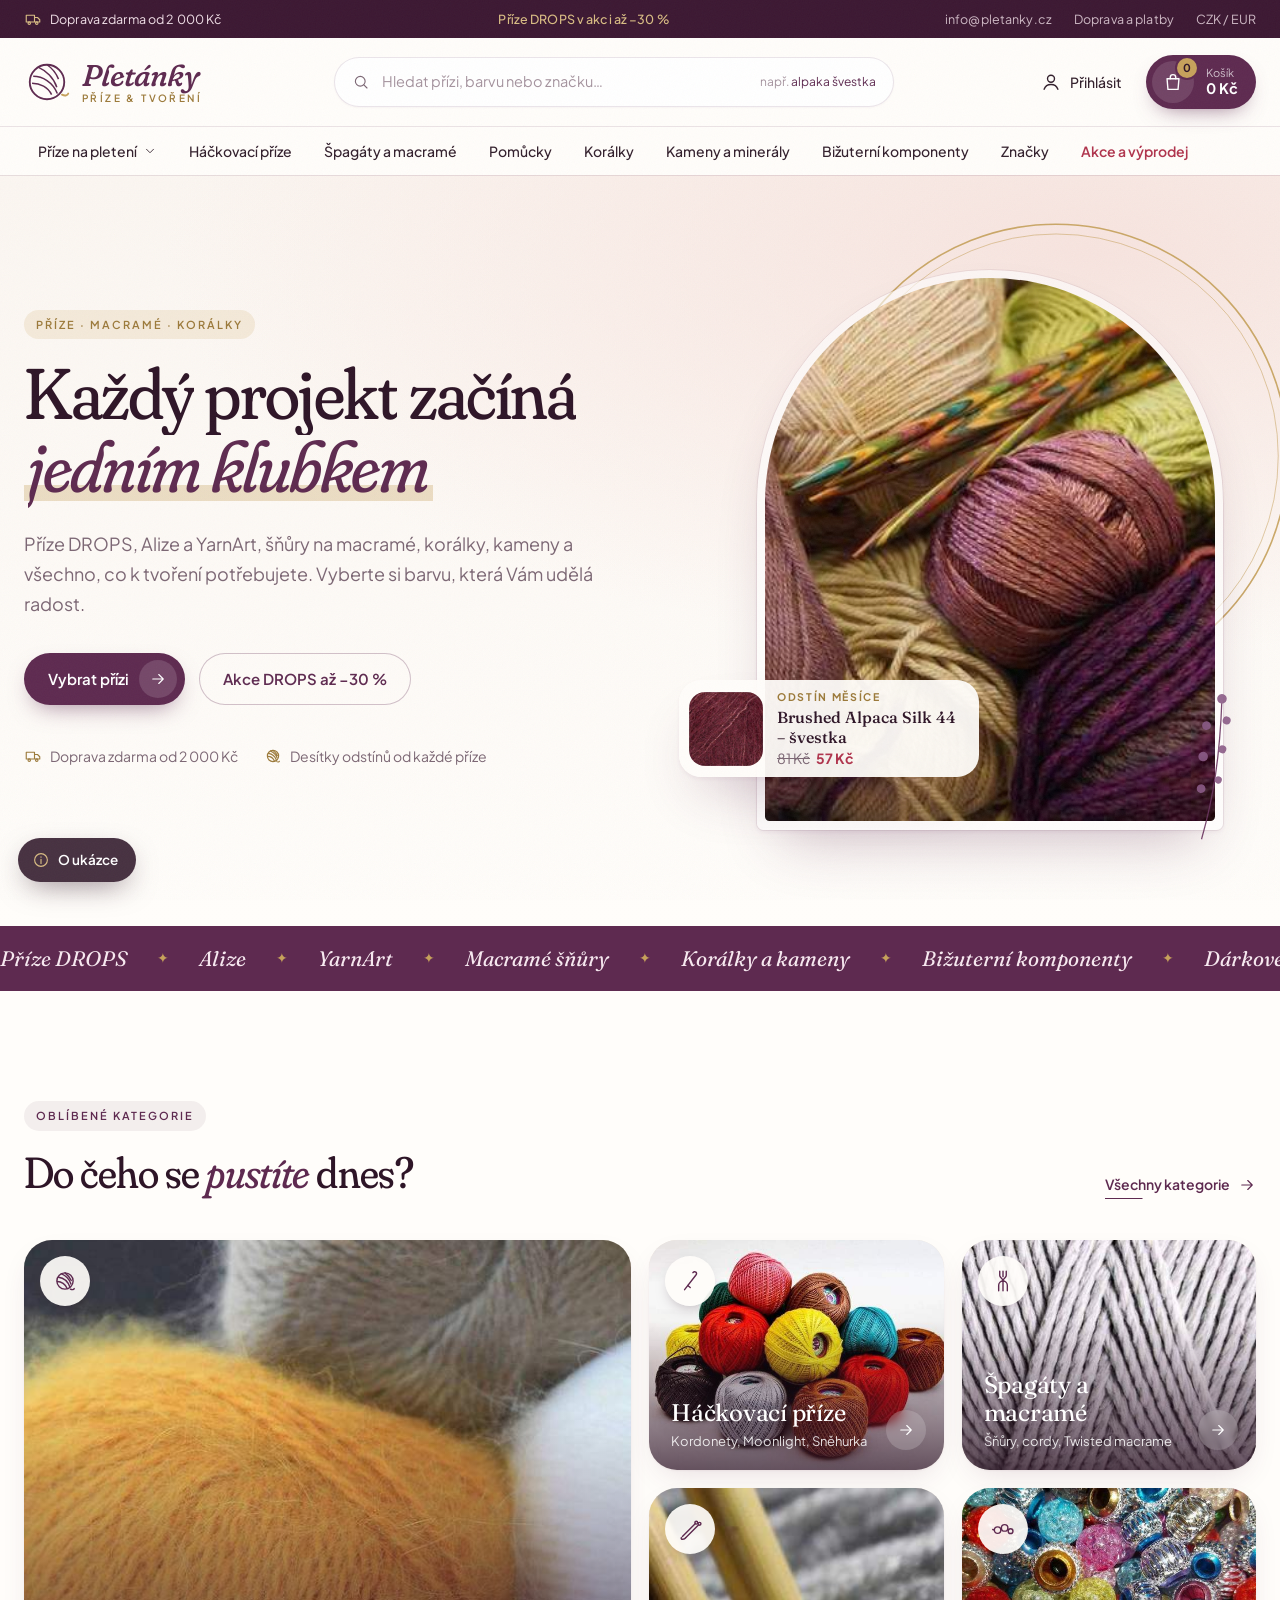
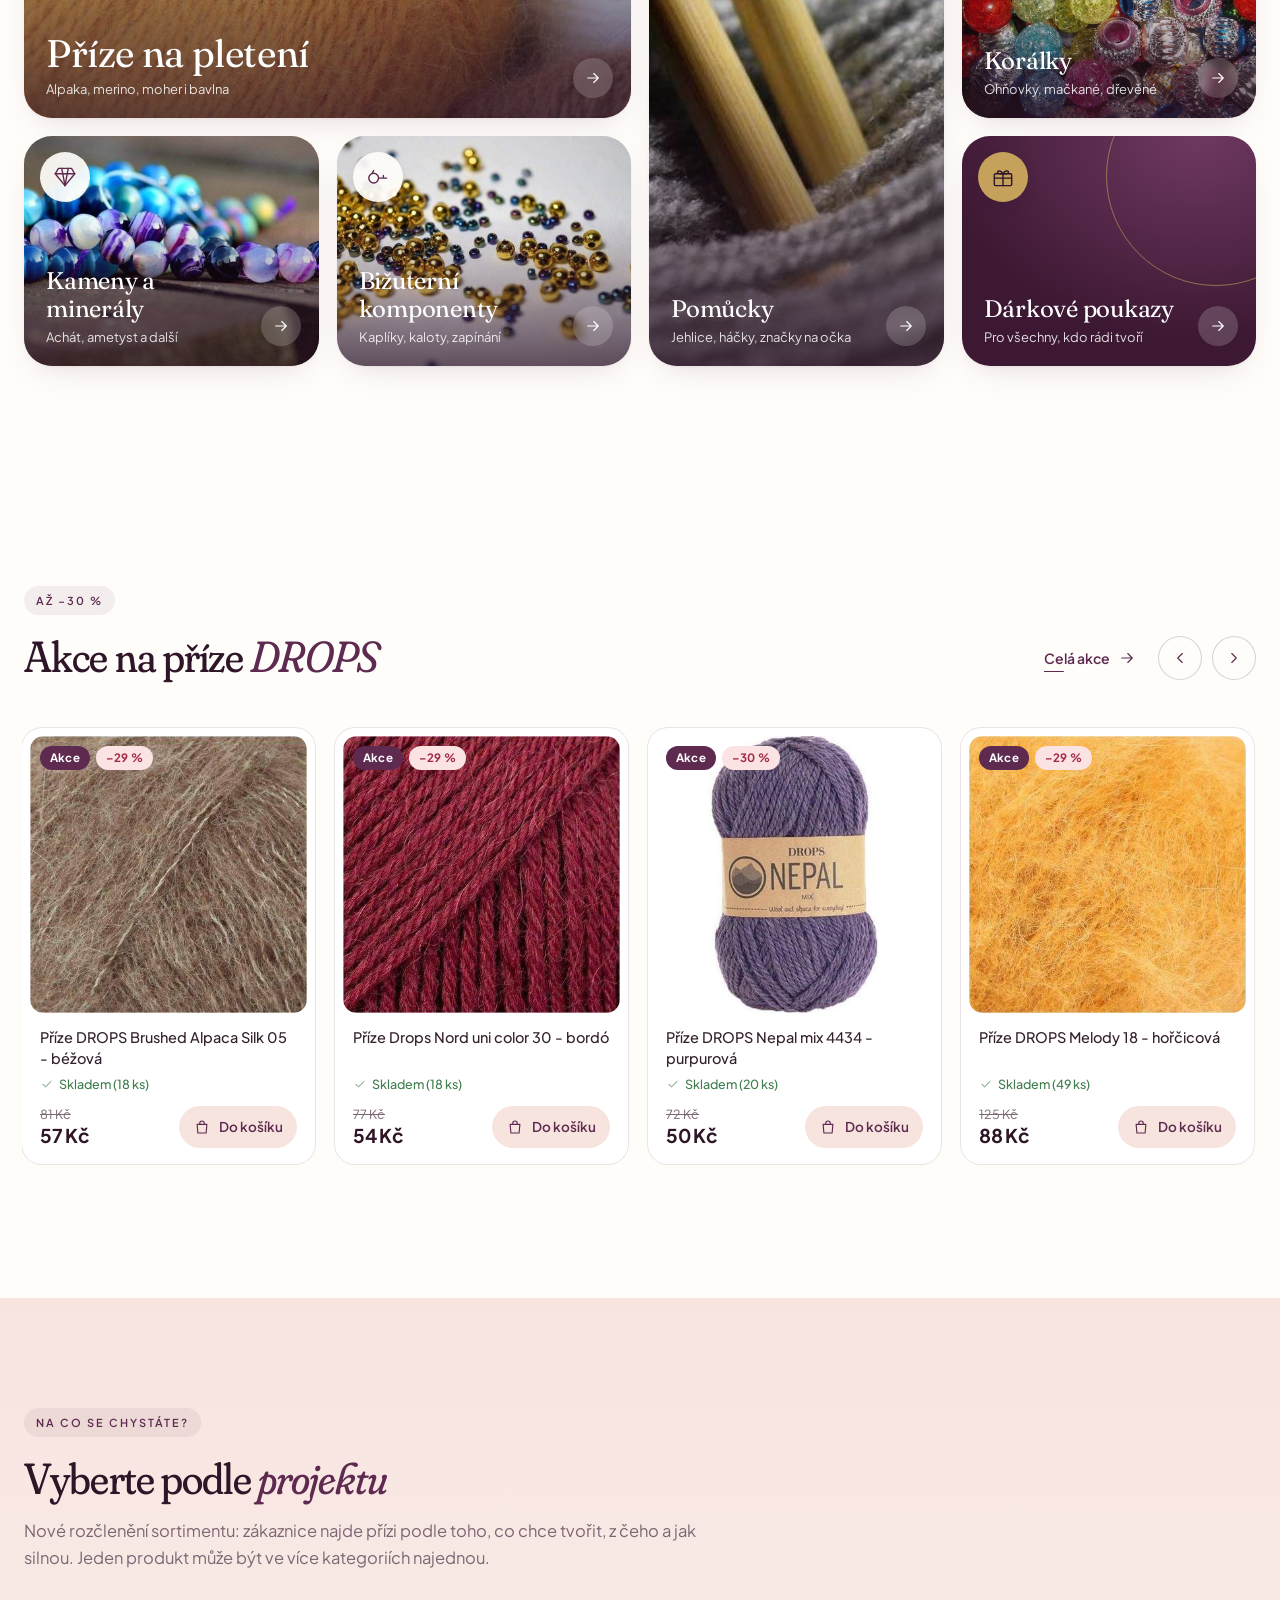
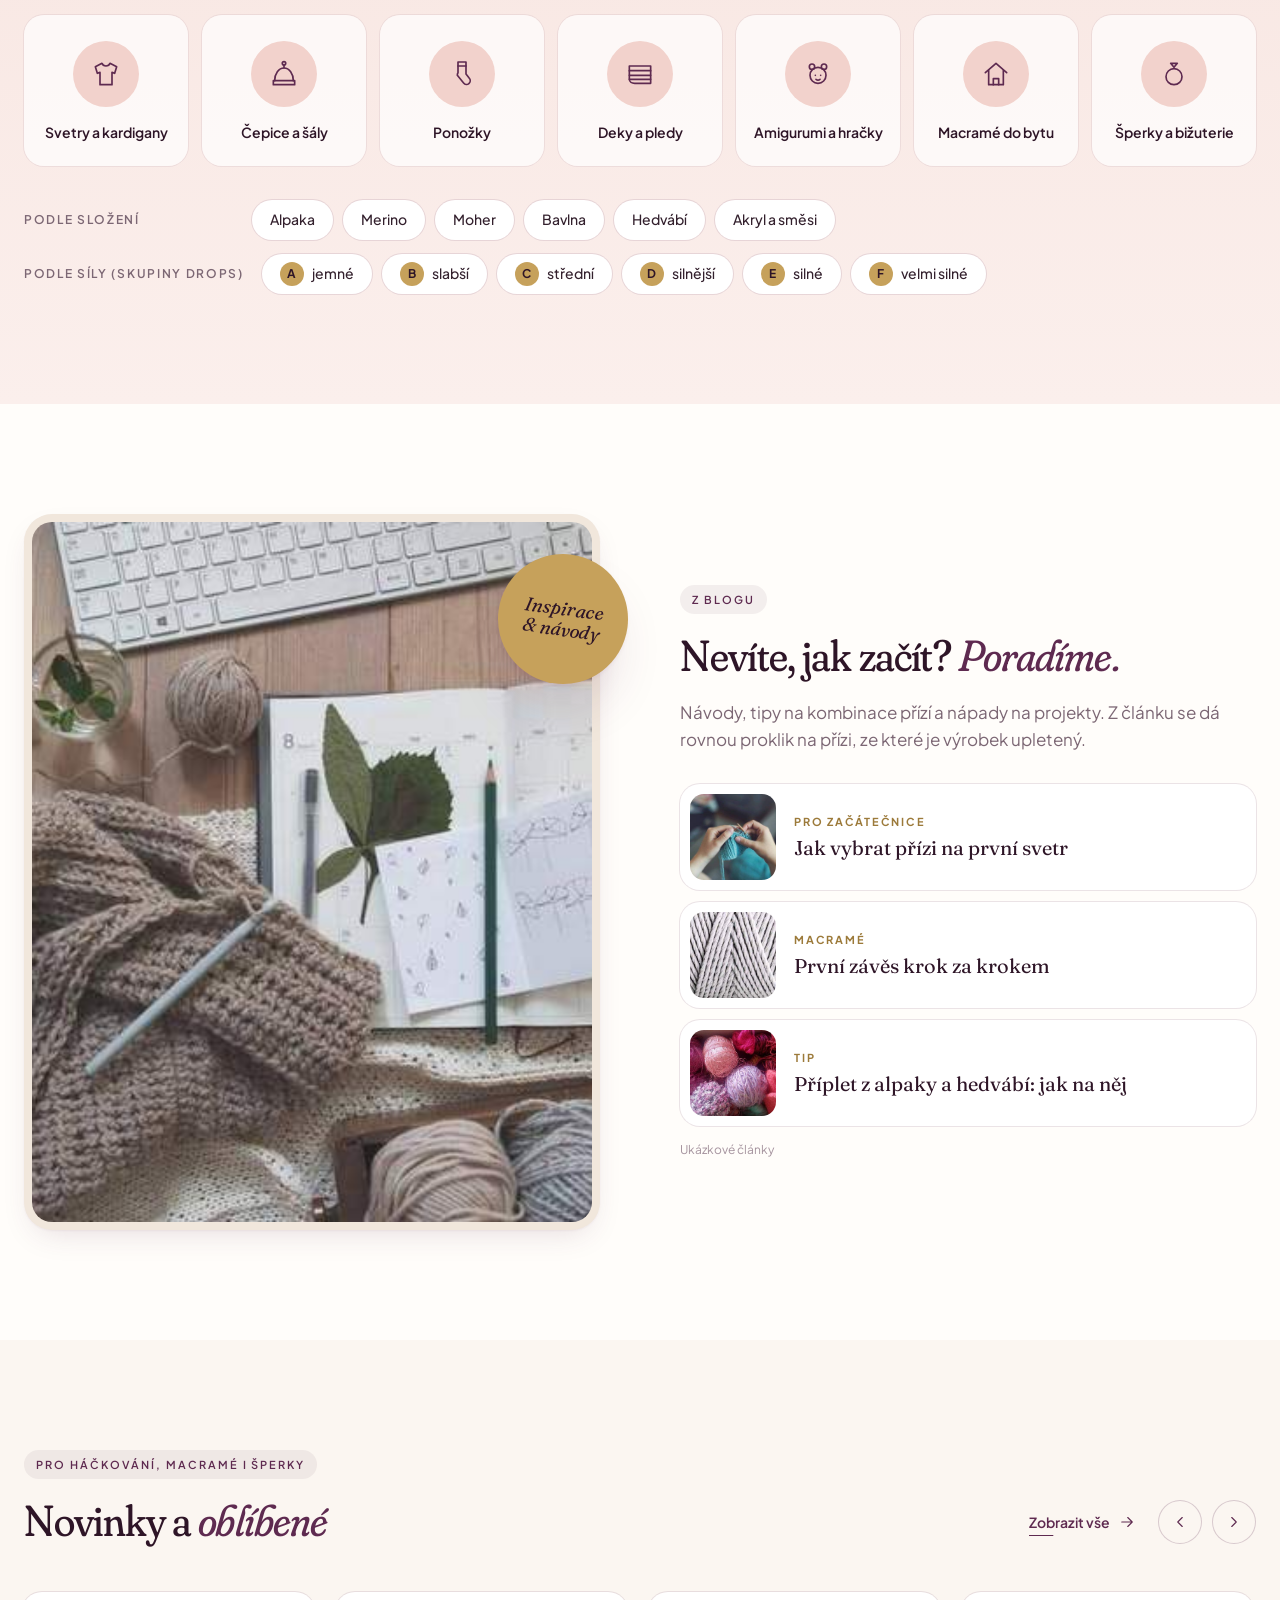
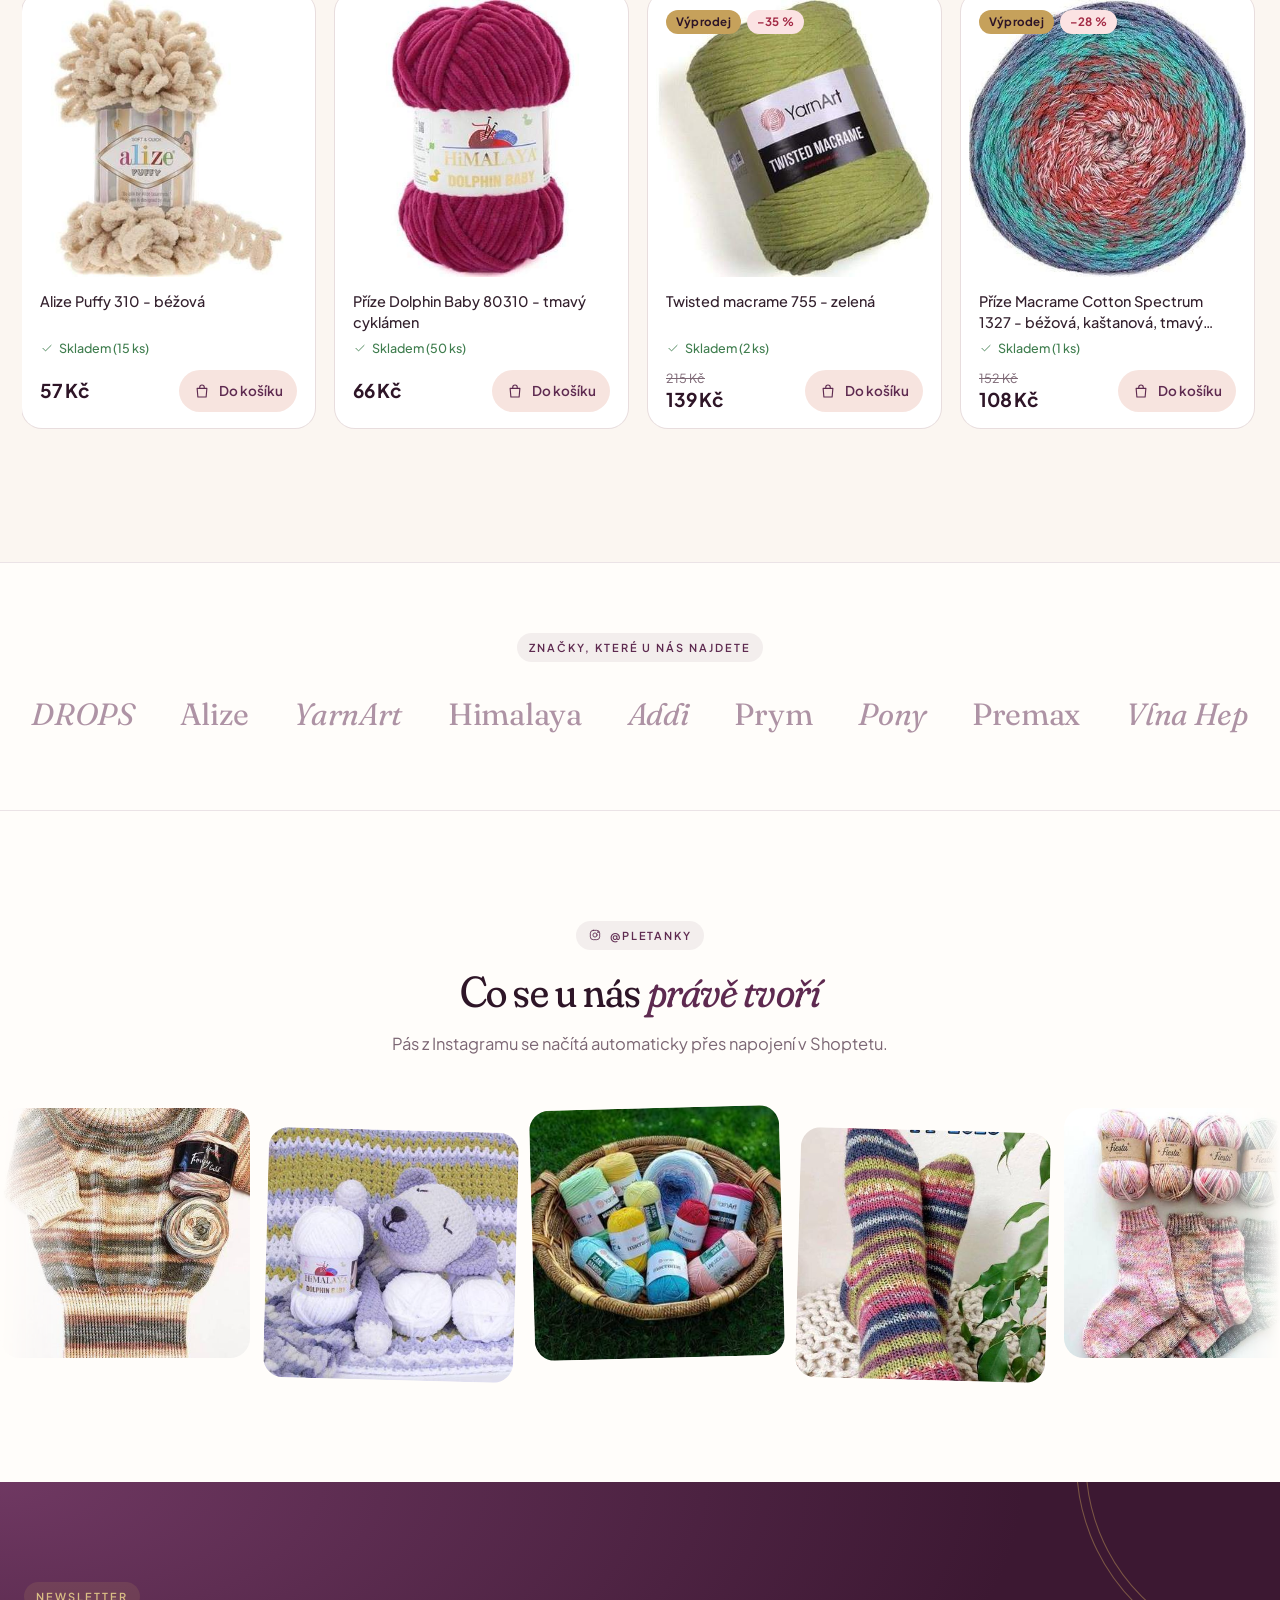
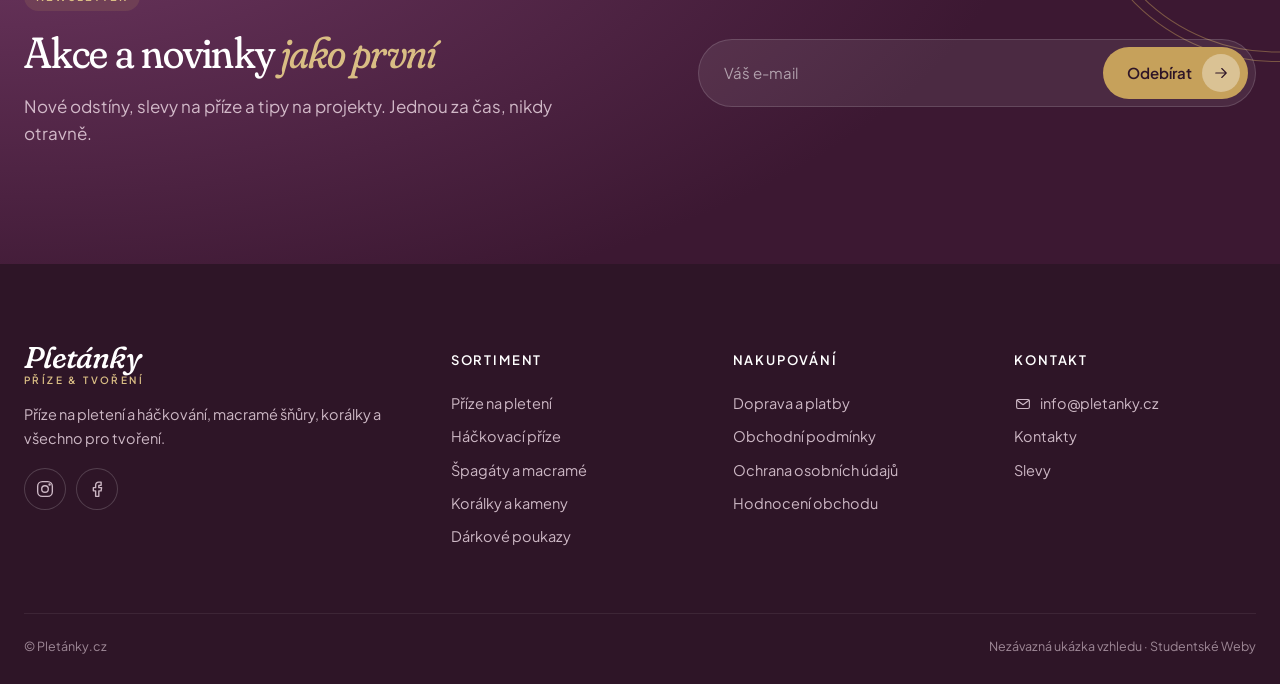
<file: v1/index.html>
<!doctype html>
<html lang="cs">
<head>
<meta charset="utf-8">
<meta name="viewport" content="width=device-width, initial-scale=1">
<meta name="robots" content="noindex, nofollow"><!-- první verze ukázky (7. 10. 2026) -->
<title>Pletánky.cz – příze, macramé a korálky | ukázka vzhledu</title>
<meta name="description" content="Nezávazná ukázka vzhledu e-shopu Pletánky.cz">
<link rel="preconnect" href="https://fonts.googleapis.com">
<link rel="preconnect" href="https://fonts.gstatic.com" crossorigin>
<link href="https://fonts.googleapis.com/css2?family=Fraunces:ital,opsz,wght,SOFT@0,9..144,300..700,50;1,9..144,300..700,50&family=Plus+Jakarta+Sans:wght@300;400;500;600;700&display=swap&subset=latin-ext" rel="stylesheet">
<link rel="stylesheet" href="style.css?v=a76954fb">
<script src="main.js?v=10140099" defer></script>
</head>
<body class="">
<a class="skip" href="#obsah">Přejít na obsah</a>
<div class="topbar">
  <div class="wrap topbar__in">
    <span class="topbar__ship"><svg class="ico ico--sm" viewBox="0 0 24 24" aria-hidden="true"><path d="M3 7h11v9H3zM14 10h4l3 3v3h-7"/><circle cx="7" cy="17.5" r="1.6"/><circle cx="17" cy="17.5" r="1.6"/></svg> Doprava zdarma od 2&nbsp;000&nbsp;Kč</span>
    <span class="topbar__mid">Příze DROPS v akci až −30&nbsp;%</span>
    <span class="topbar__links"><a href="#">info@pletanky.cz</a><a href="#">Doprava a platby</a><a href="#">CZK / EUR</a></span>
  </div>
</div>
<header class="hdr" id="hdr">
  <div class="wrap hdr__in">
    <button class="hdr__burger" type="button" aria-label="Menu" data-menu-open><svg class="ico" viewBox="0 0 24 24" aria-hidden="true"><path d="M4 7h16M4 12h16M4 17h10"/></svg></button>
    <a class="logo" href="index.html" aria-label="Pletánky – úvod">
      <span class="logo__mark" aria-hidden="true"><svg viewBox="0 0 40 40"><circle cx="20" cy="20" r="15" fill="none" stroke="currentColor" stroke-width="1.6"/><path d="M8 15c8 0 17 5 21 15M7 21c7 0 14 3.5 17 10M13 7.5c6 2.5 13 9 15.5 17M20 5c4.5 3 8 7.5 10 12.5" fill="none" stroke="currentColor" stroke-width="1.3"/><path d="M33 31c3 1.5 5 .5 5.5-1" fill="none" stroke="#c6a15b" stroke-width="1.6" stroke-linecap="round"/></svg></span>
      <span class="logo__txt">Pletánky<small>příze &amp; tvoření</small></span>
    </a>
    <form class="search" role="search" onsubmit="return false">
      <svg class="ico ico--sm" viewBox="0 0 24 24" aria-hidden="true"><circle cx="11" cy="11" r="6.5"/><path d="m20 20-4.2-4.2"/></svg>
      <input type="search" placeholder="Hledat přízi, barvu nebo značku…" aria-label="Hledat">
      <span class="search__hint">např. <em>alpaka švestka</em></span>
    </form>
    <nav class="hdr__acts" aria-label="Účet a košík">
      <a class="hdr__act" href="#"><svg class="ico" viewBox="0 0 24 24" aria-hidden="true"><circle cx="12" cy="8.5" r="3.8"/><path d="M4.5 20c1.2-3.6 4-5.3 7.5-5.3s6.3 1.7 7.5 5.3"/></svg><span>Přihlásit</span></a>
      <button class="cartbtn" type="button" data-cart-open aria-label="Košík">
        <span class="cartbtn__ico"><svg class="ico" viewBox="0 0 24 24" aria-hidden="true"><path d="M5.5 8.5h13l-1 11.5h-11z"/><path d="M9 8.5V7a3 3 0 0 1 6 0v1.5"/></svg><b class="cartbtn__count" data-cart-count>0</b></span>
        <span class="cartbtn__txt"><small>Košík</small><b data-cart-total>0&nbsp;Kč</b></span>
      </button>
    </nav>
  </div>
  <nav class="nav" aria-label="Kategorie">
    <ul class="wrap nav__ul"><li class="nav__li has-mega"><a class="nav__a" href="kategorie.html">Příze na pletení<svg class="ico ico--xs" viewBox="0 0 24 24" aria-hidden="true"><path d="m6 9 6 6 6-6"/></svg></a><div class="mega" role="region" aria-label="Příze na pletení">
  <div class="mega__in wrap">
    <div class="mega__col">
      <p class="mega__h">DROPS</p>
      <a href="kategorie.html">Brushed Alpaca Silk</a><a href="kategorie.html">Sky</a><a href="kategorie.html">Melody</a>
      <a href="kategorie.html">Air</a><a href="kategorie.html">Flora</a><a href="kategorie.html">Soft Tweed</a>
      <a href="kategorie.html">Nepal</a><a href="kategorie.html">Alpaca</a><a href="kategorie.html">Andes</a>
    </div>
    <div class="mega__col">
      <p class="mega__h">Podle složení</p>
      <a href="kategorie.html">Alpaka</a><a href="kategorie.html">Merino a vlna</a><a href="kategorie.html">Moherové příze</a>
      <a href="kategorie.html">Bavlna</a><a href="kategorie.html">Akryl a směsi</a>
    </div>
    <div class="mega__col">
      <p class="mega__h">Další značky</p>
      <a href="kategorie.html">Alize</a><a href="kategorie.html">YarnArt</a><a href="kategorie.html">Himalaya</a>
      <a href="kategorie.html">Vlna Hep</a><a href="kategorie.html">Pletánky</a>
    </div>
    <a class="mega__promo" href="kategorie.html">
      <img src="../img/photo/moher.jpg" alt="">
      <span><small>Akce</small>Příze DROPS až −30&nbsp;%</span>
    </a>
  </div>
</div></li><li class="nav__li"><a class="nav__a" href="kategorie.html">Háčkovací příze</a></li><li class="nav__li"><a class="nav__a" href="kategorie.html">Špagáty a macramé</a></li><li class="nav__li"><a class="nav__a" href="kategorie.html">Pomůcky</a></li><li class="nav__li"><a class="nav__a" href="kategorie.html">Korálky</a></li><li class="nav__li"><a class="nav__a" href="kategorie.html">Kameny a minerály</a></li><li class="nav__li"><a class="nav__a" href="kategorie.html">Bižuterní komponenty</a></li><li class="nav__li"><a class="nav__a" href="kategorie.html">Značky</a></li><li class="nav__li"><a class="nav__a nav__a--akce" href="kategorie.html">Akce a výprodej</a></li></ul>
  </nav>
</header>
<main id="obsah">

<section class="hero">
  <div class="wrap hero__in">
    <div class="hero__txt">
      <span class="eyebrow eyebrow--gold">Příze · macramé · korálky</span>
      <h1 class="h1" data-split>Každý projekt začíná <em>jedním klubkem</em></h1>
      <p class="hero__p">Příze DROPS, Alize a YarnArt, šňůry na macramé, korálky, kameny a všechno, co k tvoření potřebujete. Vyberte si barvu, která Vám udělá radost.</p>
      <div class="hero__cta">
        <a class="btn btn--plum" href="kategorie.html">Vybrat přízi <span class="btn__ico"><svg class="ico ico--sm" viewBox="0 0 24 24" aria-hidden="true"><path d="M5 12h14M13 6l6 6-6 6"/></svg></span></a>
        <a class="btn btn--ghost" href="kategorie.html">Akce DROPS až −30&nbsp;%</a>
      </div>
      <ul class="hero__usp">
        <li><svg class="ico ico--sm" viewBox="0 0 24 24" aria-hidden="true"><path d="M3 7h11v9H3zM14 10h4l3 3v3h-7"/><circle cx="7" cy="17.5" r="1.6"/><circle cx="17" cy="17.5" r="1.6"/></svg> Doprava zdarma od 2&nbsp;000&nbsp;Kč</li>
        <li><svg class="ico ico--sm" viewBox="0 0 24 24" aria-hidden="true"><circle cx="12" cy="12" r="7.5"/><path d="M6 8.5c4 .5 8.5 3.5 10.5 9M5 12.5c3.5 0 7.5 2.5 9 6.5M8.5 5.2c3.3 1.4 7.5 5 9 9.5M12 4.5c2.5 2 4.5 4.5 5.8 7"/><path d="M17 19.5c1.5.8 3 .5 3.5-.5"/></svg> Desítky odstínů od každé příze</li>
      </ul>
    </div>
    <div class="hero__art">
      <svg class="hero__ring" viewBox="0 0 400 400" aria-hidden="true"><circle cx="200" cy="200" r="190"/><circle cx="200" cy="200" r="182"/></svg>
      <div class="hero__arch"><img src="../img/photo/hero-klubka.jpg" alt="Klubíčka příze v teplých odstínech" fetchpriority="high"></div>
      <a class="hero__float" href="produkt.html">
        <img src="../img/p/prize-drops-brushed-alpaca-silk-44-svestka.jpg" alt="">
        <span><small>Odstín měsíce</small><b>Brushed Alpaca Silk 44 – švestka</b><em><s>81 Kč</s> 57 Kč</em></span>
      </a>
      <svg class="hero__sprig" viewBox="0 0 120 200" aria-hidden="true"><path d="M60 195C58 140 50 90 30 20" fill="none" stroke="#6b3560" stroke-width="1.6"/><g fill="#8a5a86"><circle cx="30" cy="20" r="6"/><circle cx="44" cy="44" r="5"/><circle cx="22" cy="58" r="5.5"/><circle cx="50" cy="80" r="5"/><circle cx="30" cy="96" r="6"/><circle cx="57" cy="118" r="4.5"/><circle cx="40" cy="135" r="5.5"/></g></svg>
    </div>
  </div>
</section>

<div class="strip" aria-hidden="true"><div class="strip__track">
  <span>Příze DROPS</span><i>✦</i><span>Alize</span><i>✦</i><span>YarnArt</span><i>✦</i><span>Macramé šňůry</span><i>✦</i><span>Korálky a kameny</span><i>✦</i><span>Bižuterní komponenty</span><i>✦</i><span>Dárkové poukazy</span><i>✦</i><span>Příze DROPS</span><i>✦</i><span>Alize</span><i>✦</i><span>YarnArt</span><i>✦</i><span>Macramé šňůry</span><i>✦</i><span>Korálky a kameny</span><i>✦</i><span>Bižuterní komponenty</span><i>✦</i><span>Dárkové poukazy</span><i>✦</i>
</div></div>

<section class="sec">
  <div class="wrap">
    <div class="sechead sechead--row reveal">
      <div><span class="eyebrow">Oblíbené kategorie</span><h2 class="h2">Do čeho se <em>pustíte</em> dnes?</h2></div>
      <a class="link" href="kategorie.html">Všechny kategorie <svg class="ico ico--sm" viewBox="0 0 24 24" aria-hidden="true"><path d="M5 12h14M13 6l6 6-6 6"/></svg></a>
    </div>
    <div class="tiles"><a class="tile t--big reveal" href="kategorie.html">
  <img src="../img/photo/moher.jpg" alt="" loading="lazy">
  <span class="tile__pic"><svg class="ico" viewBox="0 0 24 24" aria-hidden="true"><circle cx="12" cy="12" r="7.5"/><path d="M6 8.5c4 .5 8.5 3.5 10.5 9M5 12.5c3.5 0 7.5 2.5 9 6.5M8.5 5.2c3.3 1.4 7.5 5 9 9.5M12 4.5c2.5 2 4.5 4.5 5.8 7"/><path d="M17 19.5c1.5.8 3 .5 3.5-.5"/></svg></span>
  <span class="tile__txt"><b>Příze na pletení</b><small>Alpaka, merino, moher i bavlna</small></span>
  <span class="tile__go"><svg class="ico ico--sm" viewBox="0 0 24 24" aria-hidden="true"><path d="M5 12h14M13 6l6 6-6 6"/></svg></span>
</a><a class="tile  reveal" href="kategorie.html">
  <img src="../img/photo/kordonet.jpg" alt="" loading="lazy">
  <span class="tile__pic"><svg class="ico" viewBox="0 0 24 24" aria-hidden="true"><path d="M7 20 17.5 6.5a1.8 1.8 0 1 0-2.8-2.2"/><path d="M10 16.2 12.2 18"/></svg></span>
  <span class="tile__txt"><b>Háčkovací příze</b><small>Kordonety, Moonlight, Sněhurka</small></span>
  <span class="tile__go"><svg class="ico ico--sm" viewBox="0 0 24 24" aria-hidden="true"><path d="M5 12h14M13 6l6 6-6 6"/></svg></span>
</a><a class="tile  reveal" href="kategorie.html">
  <img src="../img/photo/macrame-snura.jpg" alt="" loading="lazy">
  <span class="tile__pic"><svg class="ico" viewBox="0 0 24 24" aria-hidden="true"><path d="M12 3v5M9 3v4c0 2 3 2.5 3 5M15 3v4c0 2-3 2.5-3 5"/><path d="M12 12c-2 0-4 1.5-4 4v5M12 12c2 0 4 1.5 4 4v5M12 12v9"/></svg></span>
  <span class="tile__txt"><b>Špagáty a macramé</b><small>Šňůry, cordy, Twisted macrame</small></span>
  <span class="tile__go"><svg class="ico ico--sm" viewBox="0 0 24 24" aria-hidden="true"><path d="M5 12h14M13 6l6 6-6 6"/></svg></span>
</a><a class="tile t--tall reveal" href="kategorie.html">
  <img src="../img/photo/jehlice.jpg" alt="" loading="lazy">
  <span class="tile__pic"><svg class="ico" viewBox="0 0 24 24" aria-hidden="true"><path d="m5 19 12-12M8 20 20 8"/><circle cx="17.8" cy="6.2" r="1.3"/><circle cx="20.8" cy="7.2" r="1.3"/><path d="M4 20c-1 2 3 2 4 0"/></svg></span>
  <span class="tile__txt"><b>Pomůcky</b><small>Jehlice, háčky, značky na očka</small></span>
  <span class="tile__go"><svg class="ico ico--sm" viewBox="0 0 24 24" aria-hidden="true"><path d="M5 12h14M13 6l6 6-6 6"/></svg></span>
</a><a class="tile  reveal" href="kategorie.html">
  <img src="../img/photo/koralky.jpg" alt="" loading="lazy">
  <span class="tile__pic"><svg class="ico" viewBox="0 0 24 24" aria-hidden="true"><circle cx="7" cy="13" r="3"/><circle cx="13.5" cy="11" r="3"/><circle cx="19" cy="14" r="2.2"/><path d="M2.5 12.5c1 .3 1.5.4 1.5.4M10 12.3l.5-.2M16.5 12.2l.6.4"/></svg></span>
  <span class="tile__txt"><b>Korálky</b><small>Ohňovky, mačkané, dřevěné</small></span>
  <span class="tile__go"><svg class="ico ico--sm" viewBox="0 0 24 24" aria-hidden="true"><path d="M5 12h14M13 6l6 6-6 6"/></svg></span>
</a><a class="tile  reveal" href="kategorie.html">
  <img src="../img/photo/kameny.jpg" alt="" loading="lazy">
  <span class="tile__pic"><svg class="ico" viewBox="0 0 24 24" aria-hidden="true"><path d="M6 4h12l3 5-9 11L3 9z"/><path d="M3 9h18M9 4l3 16M15 4l-3 16"/></svg></span>
  <span class="tile__txt"><b>Kameny a minerály</b><small>Achát, ametyst a další</small></span>
  <span class="tile__go"><svg class="ico ico--sm" viewBox="0 0 24 24" aria-hidden="true"><path d="M5 12h14M13 6l6 6-6 6"/></svg></span>
</a><a class="tile  reveal" href="kategorie.html">
  <img src="../img/photo/komponenty.jpg" alt="" loading="lazy">
  <span class="tile__pic"><svg class="ico" viewBox="0 0 24 24" aria-hidden="true"><circle cx="8" cy="13" r="4.5"/><path d="M12.5 13H20M17 13v-2.5"/><path d="M6.5 8.7 8 6"/></svg></span>
  <span class="tile__txt"><b>Bižuterní komponenty</b><small>Kaplíky, kaloty, zapínání</small></span>
  <span class="tile__go"><svg class="ico ico--sm" viewBox="0 0 24 24" aria-hidden="true"><path d="M5 12h14M13 6l6 6-6 6"/></svg></span>
</a><a class="tile tile--gift reveal" href="kategorie.html">
  <span class="tile__pic"><svg class="ico" viewBox="0 0 24 24" aria-hidden="true"><rect x="4" y="9" width="16" height="11" rx="1"/><path d="M4 13h16M12 9v11M12 9c-1.5-3-5-3.5-5-1.2C7 9 9.5 9 12 9zm0 0c1.5-3 5-3.5 5-1.2C17 9 14.5 9 12 9z"/></svg></span>
  <span class="tile__txt"><b>Dárkové poukazy</b><small>Pro všechny, kdo rádi tvoří</small></span>
  <span class="tile__go"><svg class="ico ico--sm" viewBox="0 0 24 24" aria-hidden="true"><path d="M5 12h14M13 6l6 6-6 6"/></svg></span>
</a></div>
  </div>
</section>

<section class="sec">
  <div class="wrap">
    <div class="sechead sechead--row reveal">
      <div><span class="eyebrow">Až −30 %</span><h2 class="h2">Akce na příze <em>DROPS</em></h2></div>
      <div class="rail__ctrl"><a class="link" href="kategorie.html">Celá akce <svg class="ico ico--sm" viewBox="0 0 24 24" aria-hidden="true"><path d="M5 12h14M13 6l6 6-6 6"/></svg></a>
        <button class="rail__btn" type="button" data-rail-prev aria-label="Předchozí"><svg class="ico ico--sm ico--flip" viewBox="0 0 24 24" aria-hidden="true"><path d="m9 6 6 6-6 6"/></svg></button>
        <button class="rail__btn" type="button" data-rail-next aria-label="Další"><svg class="ico ico--sm" viewBox="0 0 24 24" aria-hidden="true"><path d="m9 6 6 6-6 6"/></svg></button></div>
    </div>
    <div class="rail" data-rail><article class="pcard reveal">
  <a class="pcard__img" href="produkt.html">
    <span class="pcard__flags"><span class="flag flag--akce">Akce</span><span class="flag flag--sleva">–29 %</span></span>
    <img src="../img/p/prize-drops-brushed-alpaca-silk-05-bezova.jpg" alt="Příze DROPS Brushed Alpaca Silk 05 - béžová" loading="lazy" width="720" height="720">
  </a>
  <div class="pcard__body">
    <a class="pcard__name" href="produkt.html">Příze DROPS Brushed Alpaca Silk 05 - béžová</a>
    <span class="pcard__av"><svg class="ico ico--xs" viewBox="0 0 24 24" aria-hidden="true"><path d="m5 12.5 4.5 4.5L19 7.5"/></svg> Skladem (18 ks)</span>
    <div class="pcard__foot">
      <span class="price"><s class="price__std">81 Kč</s><b>57 Kč</b></span>
      <button class="pcard__add" type="button" data-add data-name="Příze DROPS Brushed Alpaca Silk 05 - béžová" data-price="57.0" data-img="img/p/prize-drops-brushed-alpaca-silk-05-bezova.jpg" aria-label="Přidat do košíku"><svg class="ico ico--sm" viewBox="0 0 24 24" aria-hidden="true"><path d="M5.5 8.5h13l-1 11.5h-11z"/><path d="M9 8.5V7a3 3 0 0 1 6 0v1.5"/></svg><span>Do košíku</span></button>
    </div>
  </div>
</article><article class="pcard reveal">
  <a class="pcard__img" href="produkt.html">
    <span class="pcard__flags"><span class="flag flag--akce">Akce</span><span class="flag flag--sleva">–29 %</span></span>
    <img src="../img/p/prize-drops-nord-uni-color-30-bordo.jpg" alt="Příze Drops Nord uni color 30 - bordó" loading="lazy" width="720" height="720">
  </a>
  <div class="pcard__body">
    <a class="pcard__name" href="produkt.html">Příze Drops Nord uni color 30 - bordó</a>
    <span class="pcard__av"><svg class="ico ico--xs" viewBox="0 0 24 24" aria-hidden="true"><path d="m5 12.5 4.5 4.5L19 7.5"/></svg> Skladem (18 ks)</span>
    <div class="pcard__foot">
      <span class="price"><s class="price__std">77 Kč</s><b>54 Kč</b></span>
      <button class="pcard__add" type="button" data-add data-name="Příze Drops Nord uni color 30 - bordó" data-price="54.0" data-img="img/p/prize-drops-nord-uni-color-30-bordo.jpg" aria-label="Přidat do košíku"><svg class="ico ico--sm" viewBox="0 0 24 24" aria-hidden="true"><path d="M5.5 8.5h13l-1 11.5h-11z"/><path d="M9 8.5V7a3 3 0 0 1 6 0v1.5"/></svg><span>Do košíku</span></button>
    </div>
  </div>
</article><article class="pcard reveal">
  <a class="pcard__img" href="produkt.html">
    <span class="pcard__flags"><span class="flag flag--akce">Akce</span><span class="flag flag--sleva">–30 %</span></span>
    <img src="../img/p/prize-drops-nepal-mix-4434-purpurova.jpg" alt="Příze DROPS Nepal mix 4434 - purpurová" loading="lazy" width="720" height="720">
  </a>
  <div class="pcard__body">
    <a class="pcard__name" href="produkt.html">Příze DROPS Nepal mix 4434 - purpurová</a>
    <span class="pcard__av"><svg class="ico ico--xs" viewBox="0 0 24 24" aria-hidden="true"><path d="m5 12.5 4.5 4.5L19 7.5"/></svg> Skladem (20 ks)</span>
    <div class="pcard__foot">
      <span class="price"><s class="price__std">72 Kč</s><b>50 Kč</b></span>
      <button class="pcard__add" type="button" data-add data-name="Příze DROPS Nepal mix 4434 - purpurová" data-price="50.0" data-img="img/p/prize-drops-nepal-mix-4434-purpurova.jpg" aria-label="Přidat do košíku"><svg class="ico ico--sm" viewBox="0 0 24 24" aria-hidden="true"><path d="M5.5 8.5h13l-1 11.5h-11z"/><path d="M9 8.5V7a3 3 0 0 1 6 0v1.5"/></svg><span>Do košíku</span></button>
    </div>
  </div>
</article><article class="pcard reveal">
  <a class="pcard__img" href="produkt.html">
    <span class="pcard__flags"><span class="flag flag--akce">Akce</span><span class="flag flag--sleva">–29 %</span></span>
    <img src="../img/p/prize-drops-melody-18-horcicova.jpg" alt="Příze DROPS Melody 18 - hořčicová" loading="lazy" width="720" height="720">
  </a>
  <div class="pcard__body">
    <a class="pcard__name" href="produkt.html">Příze DROPS Melody 18 - hořčicová</a>
    <span class="pcard__av"><svg class="ico ico--xs" viewBox="0 0 24 24" aria-hidden="true"><path d="m5 12.5 4.5 4.5L19 7.5"/></svg> Skladem (49 ks)</span>
    <div class="pcard__foot">
      <span class="price"><s class="price__std">125 Kč</s><b>88 Kč</b></span>
      <button class="pcard__add" type="button" data-add data-name="Příze DROPS Melody 18 - hořčicová" data-price="88.0" data-img="img/p/prize-drops-melody-18-horcicova.jpg" aria-label="Přidat do košíku"><svg class="ico ico--sm" viewBox="0 0 24 24" aria-hidden="true"><path d="M5.5 8.5h13l-1 11.5h-11z"/><path d="M9 8.5V7a3 3 0 0 1 6 0v1.5"/></svg><span>Do košíku</span></button>
    </div>
  </div>
</article><article class="pcard reveal">
  <a class="pcard__img" href="produkt.html">
    <span class="pcard__flags"><span class="flag flag--akce">Akce</span><span class="flag flag--sleva">–29 %</span></span>
    <img src="../img/p/prize-drops-flora-uni-colour-37-ranni-opar.jpg" alt="Příze DROPS Flora uni colour 37 - ranní opar" loading="lazy" width="720" height="720">
  </a>
  <div class="pcard__body">
    <a class="pcard__name" href="produkt.html">Příze DROPS Flora uni colour 37 - ranní opar</a>
    <span class="pcard__av"><svg class="ico ico--xs" viewBox="0 0 24 24" aria-hidden="true"><path d="m5 12.5 4.5 4.5L19 7.5"/></svg> Skladem (18 ks)</span>
    <div class="pcard__foot">
      <span class="price"><s class="price__std">68 Kč</s><b>48 Kč</b></span>
      <button class="pcard__add" type="button" data-add data-name="Příze DROPS Flora uni colour 37 - ranní opar" data-price="48.0" data-img="img/p/prize-drops-flora-uni-colour-37-ranni-opar.jpg" aria-label="Přidat do košíku"><svg class="ico ico--sm" viewBox="0 0 24 24" aria-hidden="true"><path d="M5.5 8.5h13l-1 11.5h-11z"/><path d="M9 8.5V7a3 3 0 0 1 6 0v1.5"/></svg><span>Do košíku</span></button>
    </div>
  </div>
</article><article class="pcard reveal">
  <a class="pcard__img" href="produkt.html">
    <span class="pcard__flags"><span class="flag flag--akce">Akce</span><span class="flag flag--sleva">–29 %</span></span>
    <img src="../img/p/prize-drops-andes-uni-colour-0100-smetanova.jpg" alt="Příze Drops Andes uni colour 0100 - smetanová" loading="lazy" width="720" height="720">
  </a>
  <div class="pcard__body">
    <a class="pcard__name" href="produkt.html">Příze Drops Andes uni colour 0100 - smetanová</a>
    <span class="pcard__av"><svg class="ico ico--xs" viewBox="0 0 24 24" aria-hidden="true"><path d="m5 12.5 4.5 4.5L19 7.5"/></svg> Skladem (16 ks)</span>
    <div class="pcard__foot">
      <span class="price"><s class="price__std">134 Kč</s><b>94 Kč</b></span>
      <button class="pcard__add" type="button" data-add data-name="Příze Drops Andes uni colour 0100 - smetanová" data-price="94.0" data-img="img/p/prize-drops-andes-uni-colour-0100-smetanova.jpg" aria-label="Přidat do košíku"><svg class="ico ico--sm" viewBox="0 0 24 24" aria-hidden="true"><path d="M5.5 8.5h13l-1 11.5h-11z"/><path d="M9 8.5V7a3 3 0 0 1 6 0v1.5"/></svg><span>Do košíku</span></button>
    </div>
  </div>
</article><article class="pcard reveal">
  <a class="pcard__img" href="produkt.html">
    <span class="pcard__flags"><span class="flag flag--akce">Akce</span><span class="flag flag--sleva">–30 %</span></span>
    <img src="../img/p/prize-drops-soft-tweed-mix-20-pepr-a-sul.jpg" alt="Příze DROPS Soft Tweed mix 20 - pepř a sůl" loading="lazy" width="720" height="720">
  </a>
  <div class="pcard__body">
    <a class="pcard__name" href="produkt.html">Příze DROPS Soft Tweed mix 20 - pepř a sůl</a>
    <span class="pcard__av"><svg class="ico ico--xs" viewBox="0 0 24 24" aria-hidden="true"><path d="m5 12.5 4.5 4.5L19 7.5"/></svg> Skladem (21 ks)</span>
    <div class="pcard__foot">
      <span class="price"><s class="price__std">113 Kč</s><b>79 Kč</b></span>
      <button class="pcard__add" type="button" data-add data-name="Příze DROPS Soft Tweed mix 20 - pepř a sůl" data-price="79.0" data-img="img/p/prize-drops-soft-tweed-mix-20-pepr-a-sul.jpg" aria-label="Přidat do košíku"><svg class="ico ico--sm" viewBox="0 0 24 24" aria-hidden="true"><path d="M5.5 8.5h13l-1 11.5h-11z"/><path d="M9 8.5V7a3 3 0 0 1 6 0v1.5"/></svg><span>Do košíku</span></button>
    </div>
  </div>
</article><article class="pcard reveal">
  <a class="pcard__img" href="produkt.html">
    <span class="pcard__flags"><span class="flag flag--akce">Akce</span><span class="flag flag--sleva">–29 %</span></span>
    <img src="../img/p/prize-drops-air-uni-colour-44-karminova-cervena.jpg" alt="Příze Drops Air uni colour 44 - karmínová červená" loading="lazy" width="720" height="720">
  </a>
  <div class="pcard__body">
    <a class="pcard__name" href="produkt.html">Příze Drops Air uni colour 44 - karmínová červená</a>
    <span class="pcard__av"><svg class="ico ico--xs" viewBox="0 0 24 24" aria-hidden="true"><path d="m5 12.5 4.5 4.5L19 7.5"/></svg> Skladem (31 ks)</span>
    <div class="pcard__foot">
      <span class="price"><s class="price__std">138 Kč</s><b>97 Kč</b></span>
      <button class="pcard__add" type="button" data-add data-name="Příze Drops Air uni colour 44 - karmínová červená" data-price="97.0" data-img="img/p/prize-drops-air-uni-colour-44-karminova-cervena.jpg" aria-label="Přidat do košíku"><svg class="ico ico--sm" viewBox="0 0 24 24" aria-hidden="true"><path d="M5.5 8.5h13l-1 11.5h-11z"/><path d="M9 8.5V7a3 3 0 0 1 6 0v1.5"/></svg><span>Do košíku</span></button>
    </div>
  </div>
</article></div>
  </div>
</section>

<section class="sec sec--blush">
  <div class="wrap">
    <div class="sechead reveal">
      <span class="eyebrow">Na co se chystáte?</span>
      <h2 class="h2">Vyberte podle <em>projektu</em></h2>
      <p class="sechead__p">Nové rozčlenění sortimentu: zákaznice najde přízi podle toho, co chce tvořit, z čeho a jak silnou. Jeden produkt může být ve více kategoriích najednou.</p>
    </div>
    <div class="projs"><a class="proj reveal" href="kategorie.html"><span class="proj__ico"><svg class="ico" viewBox="0 0 24 24" aria-hidden="true"><path d="M9 4c.5 1.5 1.5 2 3 2s2.5-.5 3-2l5 2.5-1.5 5-2-.7V20H7.5v-9.2l-2 .7L4 6.5z"/></svg></span><span>Svetry a kardigany</span></a><a class="proj reveal" href="kategorie.html"><span class="proj__ico"><svg class="ico" viewBox="0 0 24 24" aria-hidden="true"><path d="M5 17c0-5 3-9.5 7-9.5s7 4.5 7 9.5"/><path d="M4 17h16v3H4zM12 7.5V5"/><circle cx="12" cy="4" r="1.3"/></svg></span><span>Čepice a šály</span></a><a class="proj reveal" href="kategorie.html"><span class="proj__ico"><svg class="ico" viewBox="0 0 24 24" aria-hidden="true"><path d="M9 3h6v9l2.5 3.2a2.8 2.8 0 0 1-4.3 3.6L8.5 13A3 3 0 0 1 9 11z"/><path d="M9 6h6"/></svg></span><span>Ponožky</span></a><a class="proj reveal" href="kategorie.html"><span class="proj__ico"><svg class="ico" viewBox="0 0 24 24" aria-hidden="true"><path d="M4 6h16v10H4z"/><path d="M4 16c0 2 2 3 4 3h12v-3M4 9.5h16M4 13h16"/></svg></span><span>Deky a pledy</span></a><a class="proj reveal" href="kategorie.html"><span class="proj__ico"><svg class="ico" viewBox="0 0 24 24" aria-hidden="true"><circle cx="12" cy="13" r="6"/><circle cx="7.5" cy="6.5" r="2"/><circle cx="16.5" cy="6.5" r="2"/><path d="M10 13h.01M14 13h.01M10.5 16c1 .8 2 .8 3 0"/></svg></span><span>Amigurumi a hračky</span></a><a class="proj reveal" href="kategorie.html"><span class="proj__ico"><svg class="ico" viewBox="0 0 24 24" aria-hidden="true"><path d="M4 11 12 4l8 7"/><path d="M6.5 9.5V20h11V9.5"/><path d="M10 20v-4.5h4V20"/></svg></span><span>Macramé do bytu</span></a><a class="proj reveal" href="kategorie.html"><span class="proj__ico"><svg class="ico" viewBox="0 0 24 24" aria-hidden="true"><circle cx="12" cy="14" r="6"/><path d="m9.5 4 2.5 3 2.5-3z"/></svg></span><span>Šperky a bižuterie</span></a></div>
    <div class="chiprows reveal">
      <div class="chiprow"><span class="chiprow__l">Podle složení</span><a class="chip" href="kategorie.html">Alpaka</a><a class="chip" href="kategorie.html">Merino</a><a class="chip" href="kategorie.html">Moher</a><a class="chip" href="kategorie.html">Bavlna</a><a class="chip" href="kategorie.html">Hedvábí</a><a class="chip" href="kategorie.html">Akryl a směsi</a></div>
      <div class="chiprow"><span class="chiprow__l">Podle síly (skupiny DROPS)</span><a class="chip chip--w" href="kategorie.html"><b>A</b>jemné</a><a class="chip chip--w" href="kategorie.html"><b>B</b>slabší</a><a class="chip chip--w" href="kategorie.html"><b>C</b>střední</a><a class="chip chip--w" href="kategorie.html"><b>D</b>silnější</a><a class="chip chip--w" href="kategorie.html"><b>E</b>silné</a><a class="chip chip--w" href="kategorie.html"><b>F</b>velmi silné</a></div>
    </div>
  </div>
</section>

<section class="sec">
  <div class="wrap story">
    <div class="story__img reveal"><img src="../img/photo/inspirace-svetr.jpg" alt="Rozpletený svetr, sešit a klubíčka" loading="lazy">
      <span class="story__badge">Inspirace<br>&amp; návody</span></div>
    <div class="story__txt">
      <span class="eyebrow reveal">Z blogu</span>
      <h2 class="h2 reveal">Nevíte, jak začít? <em>Poradíme.</em></h2>
      <p class="reveal">Návody, tipy na kombinace přízí a nápady na projekty. Z článku se dá rovnou proklik na přízi, ze které je výrobek upletený.</p>
      <div class="posts">
        <a class="post reveal" href="#"><img src="../img/photo/ruce-pleteni.jpg" alt="" loading="lazy"><span><small>Pro začátečnice</small><b>Jak vybrat přízi na první svetr</b></span></a>
        <a class="post reveal" href="#"><img src="../img/photo/macrame-snura.jpg" alt="" loading="lazy"><span><small>Macramé</small><b>První závěs krok za krokem</b></span></a>
        <a class="post reveal" href="#"><img src="../img/photo/ruzova-klubka.jpg" alt="" loading="lazy"><span><small>Tip</small><b>Příplet z alpaky a hedvábí: jak na něj</b></span></a>
      </div>
      <p class="story__note reveal">Ukázkové články</p>
    </div>
  </div>
</section>

<section class="sec sec--cream">
  <div class="wrap">
    <div class="sechead sechead--row reveal">
      <div><span class="eyebrow">Pro háčkování, macramé i šperky</span><h2 class="h2">Novinky a <em>oblíbené</em></h2></div>
      <div class="rail__ctrl"><a class="link" href="kategorie.html">Zobrazit vše <svg class="ico ico--sm" viewBox="0 0 24 24" aria-hidden="true"><path d="M5 12h14M13 6l6 6-6 6"/></svg></a>
        <button class="rail__btn" type="button" data-rail-prev aria-label="Předchozí"><svg class="ico ico--sm ico--flip" viewBox="0 0 24 24" aria-hidden="true"><path d="m9 6 6 6-6 6"/></svg></button>
        <button class="rail__btn" type="button" data-rail-next aria-label="Další"><svg class="ico ico--sm" viewBox="0 0 24 24" aria-hidden="true"><path d="m9 6 6 6-6 6"/></svg></button></div>
    </div>
    <div class="rail" data-rail><article class="pcard reveal">
  <a class="pcard__img" href="produkt.html">
    <span class="pcard__flags"></span>
    <img src="../img/p/alize-puffy-310-bezova.jpg" alt="Alize Puffy 310 - béžová" loading="lazy" width="720" height="720">
  </a>
  <div class="pcard__body">
    <a class="pcard__name" href="produkt.html">Alize Puffy 310 - béžová</a>
    <span class="pcard__av"><svg class="ico ico--xs" viewBox="0 0 24 24" aria-hidden="true"><path d="m5 12.5 4.5 4.5L19 7.5"/></svg> Skladem (15 ks)</span>
    <div class="pcard__foot">
      <span class="price"><b>57 Kč</b></span>
      <button class="pcard__add" type="button" data-add data-name="Alize Puffy 310 - béžová" data-price="57.0" data-img="img/p/alize-puffy-310-bezova.jpg" aria-label="Přidat do košíku"><svg class="ico ico--sm" viewBox="0 0 24 24" aria-hidden="true"><path d="M5.5 8.5h13l-1 11.5h-11z"/><path d="M9 8.5V7a3 3 0 0 1 6 0v1.5"/></svg><span>Do košíku</span></button>
    </div>
  </div>
</article><article class="pcard reveal">
  <a class="pcard__img" href="produkt.html">
    <span class="pcard__flags"></span>
    <img src="../img/p/prize-dolphin-baby-80310-tmavy-cyklamen.jpg" alt="Příze Dolphin Baby 80310 - tmavý cyklámen" loading="lazy" width="720" height="720">
  </a>
  <div class="pcard__body">
    <a class="pcard__name" href="produkt.html">Příze Dolphin Baby 80310 - tmavý cyklámen</a>
    <span class="pcard__av"><svg class="ico ico--xs" viewBox="0 0 24 24" aria-hidden="true"><path d="m5 12.5 4.5 4.5L19 7.5"/></svg> Skladem (50 ks)</span>
    <div class="pcard__foot">
      <span class="price"><b>66 Kč</b></span>
      <button class="pcard__add" type="button" data-add data-name="Příze Dolphin Baby 80310 - tmavý cyklámen" data-price="66.0" data-img="img/p/prize-dolphin-baby-80310-tmavy-cyklamen.jpg" aria-label="Přidat do košíku"><svg class="ico ico--sm" viewBox="0 0 24 24" aria-hidden="true"><path d="M5.5 8.5h13l-1 11.5h-11z"/><path d="M9 8.5V7a3 3 0 0 1 6 0v1.5"/></svg><span>Do košíku</span></button>
    </div>
  </div>
</article><article class="pcard reveal">
  <a class="pcard__img" href="produkt.html">
    <span class="pcard__flags"><span class="flag flag--vyprodej">Výprodej</span><span class="flag flag--sleva">–35 %</span></span>
    <img src="../img/p/twisted-macrame-755-zelena.jpg" alt="Twisted macrame 755 - zelená" loading="lazy" width="720" height="720">
  </a>
  <div class="pcard__body">
    <a class="pcard__name" href="produkt.html">Twisted macrame 755 - zelená</a>
    <span class="pcard__av"><svg class="ico ico--xs" viewBox="0 0 24 24" aria-hidden="true"><path d="m5 12.5 4.5 4.5L19 7.5"/></svg> Skladem (2 ks)</span>
    <div class="pcard__foot">
      <span class="price"><s class="price__std">215 Kč</s><b>139 Kč</b></span>
      <button class="pcard__add" type="button" data-add data-name="Twisted macrame 755 - zelená" data-price="139.0" data-img="img/p/twisted-macrame-755-zelena.jpg" aria-label="Přidat do košíku"><svg class="ico ico--sm" viewBox="0 0 24 24" aria-hidden="true"><path d="M5.5 8.5h13l-1 11.5h-11z"/><path d="M9 8.5V7a3 3 0 0 1 6 0v1.5"/></svg><span>Do košíku</span></button>
    </div>
  </div>
</article><article class="pcard reveal">
  <a class="pcard__img" href="produkt.html">
    <span class="pcard__flags"><span class="flag flag--vyprodej">Výprodej</span><span class="flag flag--sleva">–28 %</span></span>
    <img src="../img/p/prize-macrame-cotton-spectrum-1327-bezova-kastanova-tmavy-ty.jpg" alt="Příze Macrame Cotton Spectrum 1327 - béžová, kaštanová, tmavý tyrkys, modrá" loading="lazy" width="720" height="720">
  </a>
  <div class="pcard__body">
    <a class="pcard__name" href="produkt.html">Příze Macrame Cotton Spectrum 1327 - béžová, kaštanová, tmavý tyrkys, modrá</a>
    <span class="pcard__av"><svg class="ico ico--xs" viewBox="0 0 24 24" aria-hidden="true"><path d="m5 12.5 4.5 4.5L19 7.5"/></svg> Skladem (1 ks)</span>
    <div class="pcard__foot">
      <span class="price"><s class="price__std">152 Kč</s><b>108 Kč</b></span>
      <button class="pcard__add" type="button" data-add data-name="Příze Macrame Cotton Spectrum 1327 - béžová, kaštanová, tmavý tyrkys, modrá" data-price="108.0" data-img="img/p/prize-macrame-cotton-spectrum-1327-bezova-kastanova-tmavy-ty.jpg" aria-label="Přidat do košíku"><svg class="ico ico--sm" viewBox="0 0 24 24" aria-hidden="true"><path d="M5.5 8.5h13l-1 11.5h-11z"/><path d="M9 8.5V7a3 3 0 0 1 6 0v1.5"/></svg><span>Do košíku</span></button>
    </div>
  </div>
</article><article class="pcard reveal">
  <a class="pcard__img" href="produkt.html">
    <span class="pcard__flags"></span>
    <img src="../img/p/ametyst-kulicka-fazetovana-6mm.jpg" alt="Ametyst, kulička fazetovaná 6mm" loading="lazy" width="720" height="720">
  </a>
  <div class="pcard__body">
    <a class="pcard__name" href="produkt.html">Ametyst, kulička fazetovaná 6mm</a>
    <span class="pcard__av"><svg class="ico ico--xs" viewBox="0 0 24 24" aria-hidden="true"><path d="m5 12.5 4.5 4.5L19 7.5"/></svg> Skladem (&gt;100 ks)</span>
    <div class="pcard__foot">
      <span class="price"><b>4,50 Kč</b></span>
      <button class="pcard__add" type="button" data-add data-name="Ametyst, kulička fazetovaná 6mm" data-price="4.5" data-img="img/p/ametyst-kulicka-fazetovana-6mm.jpg" aria-label="Přidat do košíku"><svg class="ico ico--sm" viewBox="0 0 24 24" aria-hidden="true"><path d="M5.5 8.5h13l-1 11.5h-11z"/><path d="M9 8.5V7a3 3 0 0 1 6 0v1.5"/></svg><span>Do košíku</span></button>
    </div>
  </div>
</article><article class="pcard reveal">
  <a class="pcard__img" href="produkt.html">
    <span class="pcard__flags"></span>
    <img src="../img/p/hacek-drops-pro-circus-4-13-cm.jpg" alt="Háček Drops Pro Circus 4 - 13 cm" loading="lazy" width="720" height="720">
  </a>
  <div class="pcard__body">
    <a class="pcard__name" href="produkt.html">Háček Drops Pro Circus 4 - 13 cm</a>
    <span class="pcard__av"><svg class="ico ico--xs" viewBox="0 0 24 24" aria-hidden="true"><path d="m5 12.5 4.5 4.5L19 7.5"/></svg> Skladem (12 ks)</span>
    <div class="pcard__foot">
      <span class="price"><b>51 Kč</b></span>
      <button class="pcard__add" type="button" data-add data-name="Háček Drops Pro Circus 4 - 13 cm" data-price="51.0" data-img="img/p/hacek-drops-pro-circus-4-13-cm.jpg" aria-label="Přidat do košíku"><svg class="ico ico--sm" viewBox="0 0 24 24" aria-hidden="true"><path d="M5.5 8.5h13l-1 11.5h-11z"/><path d="M9 8.5V7a3 3 0 0 1 6 0v1.5"/></svg><span>Do košíku</span></button>
    </div>
  </div>
</article><article class="pcard reveal">
  <a class="pcard__img" href="produkt.html">
    <span class="pcard__flags"></span>
    <img src="../img/p/znacky-na-ocka-drops-stitch-markers-30ks.jpg" alt="Značky na očka - Drops Stitch Markers (30ks)" loading="lazy" width="720" height="720">
  </a>
  <div class="pcard__body">
    <a class="pcard__name" href="produkt.html">Značky na očka - Drops Stitch Markers (30ks)</a>
    <span class="pcard__av"><svg class="ico ico--xs" viewBox="0 0 24 24" aria-hidden="true"><path d="m5 12.5 4.5 4.5L19 7.5"/></svg> Skladem (13 balení)</span>
    <div class="pcard__foot">
      <span class="price"><b>47 Kč</b></span>
      <button class="pcard__add" type="button" data-add data-name="Značky na očka - Drops Stitch Markers (30ks)" data-price="47.0" data-img="img/p/znacky-na-ocka-drops-stitch-markers-30ks.jpg" aria-label="Přidat do košíku"><svg class="ico ico--sm" viewBox="0 0 24 24" aria-hidden="true"><path d="M5.5 8.5h13l-1 11.5h-11z"/><path d="M9 8.5V7a3 3 0 0 1 6 0v1.5"/></svg><span>Do košíku</span></button>
    </div>
  </div>
</article><article class="pcard reveal">
  <a class="pcard__img" href="produkt.html">
    <span class="pcard__flags"><span class="flag flag--akce">Akce</span><span class="flag flag--sleva">–34 %</span></span>
    <img src="../img/p/jehlice-ponozkove-5-mm-20-cmdrops-pro-romance-birch.jpg" alt="Jehlice ponožkové 5 mm/20 cm DROPS Pro Romance (Birch)" loading="lazy" width="720" height="720">
  </a>
  <div class="pcard__body">
    <a class="pcard__name" href="produkt.html">Jehlice ponožkové 5 mm/20 cm DROPS Pro Romance (Birch)</a>
    <span class="pcard__av"><svg class="ico ico--xs" viewBox="0 0 24 24" aria-hidden="true"><path d="m5 12.5 4.5 4.5L19 7.5"/></svg> Skladem (3 balení)</span>
    <div class="pcard__foot">
      <span class="price"><s class="price__std">232 Kč</s><b>152 Kč</b></span>
      <button class="pcard__add" type="button" data-add data-name="Jehlice ponožkové 5 mm/20 cm DROPS Pro Romance (Birch)" data-price="152.0" data-img="img/p/jehlice-ponozkove-5-mm-20-cmdrops-pro-romance-birch.jpg" aria-label="Přidat do košíku"><svg class="ico ico--sm" viewBox="0 0 24 24" aria-hidden="true"><path d="M5.5 8.5h13l-1 11.5h-11z"/><path d="M9 8.5V7a3 3 0 0 1 6 0v1.5"/></svg><span>Do košíku</span></button>
    </div>
  </div>
</article><article class="pcard reveal">
  <a class="pcard__img" href="produkt.html">
    <span class="pcard__flags"></span>
    <img src="../img/p/prize-moonlight-8220-hneda.jpg" alt="Příze Moonlight 8220 - hnědá" loading="lazy" width="720" height="720">
  </a>
  <div class="pcard__body">
    <a class="pcard__name" href="produkt.html">Příze Moonlight 8220 - hnědá</a>
    <span class="pcard__av"><svg class="ico ico--xs" viewBox="0 0 24 24" aria-hidden="true"><path d="m5 12.5 4.5 4.5L19 7.5"/></svg> Skladem (8 ks)</span>
    <div class="pcard__foot">
      <span class="price"><b>79 Kč</b></span>
      <button class="pcard__add" type="button" data-add data-name="Příze Moonlight 8220 - hnědá" data-price="79.0" data-img="img/p/prize-moonlight-8220-hneda.jpg" aria-label="Přidat do košíku"><svg class="ico ico--sm" viewBox="0 0 24 24" aria-hidden="true"><path d="M5.5 8.5h13l-1 11.5h-11z"/><path d="M9 8.5V7a3 3 0 0 1 6 0v1.5"/></svg><span>Do košíku</span></button>
    </div>
  </div>
</article><article class="pcard reveal">
  <a class="pcard__img" href="produkt.html">
    <span class="pcard__flags"></span>
    <img src="../img/p/drops-pro-classic-interchangeable-circular-needles-set-3-5-8.jpg" alt="DROPS Pro Classic Interchangeable Circular Needles Set 3,5-8" loading="lazy" width="720" height="720">
  </a>
  <div class="pcard__body">
    <a class="pcard__name" href="produkt.html">DROPS Pro Classic Interchangeable Circular Needles Set 3,5-8</a>
    <span class="pcard__av"><svg class="ico ico--xs" viewBox="0 0 24 24" aria-hidden="true"><path d="m5 12.5 4.5 4.5L19 7.5"/></svg> Skladem (18 sada)</span>
    <div class="pcard__foot">
      <span class="price"><b>880 Kč</b></span>
      <button class="pcard__add" type="button" data-add data-name="DROPS Pro Classic Interchangeable Circular Needles Set 3,5-8" data-price="880.0" data-img="img/p/drops-pro-classic-interchangeable-circular-needles-set-3-5-8.jpg" aria-label="Přidat do košíku"><svg class="ico ico--sm" viewBox="0 0 24 24" aria-hidden="true"><path d="M5.5 8.5h13l-1 11.5h-11z"/><path d="M9 8.5V7a3 3 0 0 1 6 0v1.5"/></svg><span>Do košíku</span></button>
    </div>
  </div>
</article></div>
  </div>
</section>

<section class="brands">
  <div class="wrap brands__in reveal">
    <span class="eyebrow">Značky, které u nás najdete</span>
    <div class="brands__row"><a href="kategorie.html">DROPS</a><a href="kategorie.html">Alize</a><a href="kategorie.html">YarnArt</a><a href="kategorie.html">Himalaya</a><a href="kategorie.html">Addi</a><a href="kategorie.html">Prym</a><a href="kategorie.html">Pony</a><a href="kategorie.html">Premax</a><a href="kategorie.html">Vlna Hep</a></div>
  </div>
</section>

<section class="sec sec--ig">
  <div class="wrap sechead sechead--center reveal">
    <span class="eyebrow"><svg class="ico ico--xs" viewBox="0 0 24 24" aria-hidden="true"><rect x="4" y="4" width="16" height="16" rx="5"/><circle cx="12" cy="12" r="3.6"/><circle cx="17" cy="7" r=".6"/></svg> @pletanky</span>
    <h2 class="h2">Co se u nás <em>právě tvoří</em></h2>
    <p class="sechead__p">Pás z Instagramu se načítá automaticky přes napojení v Shoptetu.</p>
  </div>
  <div class="ig" data-marquee><div class="ig__track"><a class="ig__i" href="#"><img src="../img/ig/ig26.jpg" alt="Příspěvek @pletanky" loading="lazy"><span><svg class="ico" viewBox="0 0 24 24" aria-hidden="true"><rect x="4" y="4" width="16" height="16" rx="5"/><circle cx="12" cy="12" r="3.6"/><circle cx="17" cy="7" r=".6"/></svg></span></a><a class="ig__i" href="#"><img src="../img/ig/ig18.jpg" alt="Příspěvek @pletanky" loading="lazy"><span><svg class="ico" viewBox="0 0 24 24" aria-hidden="true"><rect x="4" y="4" width="16" height="16" rx="5"/><circle cx="12" cy="12" r="3.6"/><circle cx="17" cy="7" r=".6"/></svg></span></a><a class="ig__i" href="#"><img src="../img/ig/ig19.jpg" alt="Příspěvek @pletanky" loading="lazy"><span><svg class="ico" viewBox="0 0 24 24" aria-hidden="true"><rect x="4" y="4" width="16" height="16" rx="5"/><circle cx="12" cy="12" r="3.6"/><circle cx="17" cy="7" r=".6"/></svg></span></a><a class="ig__i" href="#"><img src="../img/ig/ig25.jpg" alt="Příspěvek @pletanky" loading="lazy"><span><svg class="ico" viewBox="0 0 24 24" aria-hidden="true"><rect x="4" y="4" width="16" height="16" rx="5"/><circle cx="12" cy="12" r="3.6"/><circle cx="17" cy="7" r=".6"/></svg></span></a><a class="ig__i" href="#"><img src="../img/ig/ig28.jpg" alt="Příspěvek @pletanky" loading="lazy"><span><svg class="ico" viewBox="0 0 24 24" aria-hidden="true"><rect x="4" y="4" width="16" height="16" rx="5"/><circle cx="12" cy="12" r="3.6"/><circle cx="17" cy="7" r=".6"/></svg></span></a><a class="ig__i" href="#"><img src="../img/ig/ig23.jpg" alt="Příspěvek @pletanky" loading="lazy"><span><svg class="ico" viewBox="0 0 24 24" aria-hidden="true"><rect x="4" y="4" width="16" height="16" rx="5"/><circle cx="12" cy="12" r="3.6"/><circle cx="17" cy="7" r=".6"/></svg></span></a><a class="ig__i" href="#"><img src="../img/ig/ig31.jpg" alt="Příspěvek @pletanky" loading="lazy"><span><svg class="ico" viewBox="0 0 24 24" aria-hidden="true"><rect x="4" y="4" width="16" height="16" rx="5"/><circle cx="12" cy="12" r="3.6"/><circle cx="17" cy="7" r=".6"/></svg></span></a><a class="ig__i" href="#"><img src="../img/ig/ig29.jpg" alt="Příspěvek @pletanky" loading="lazy"><span><svg class="ico" viewBox="0 0 24 24" aria-hidden="true"><rect x="4" y="4" width="16" height="16" rx="5"/><circle cx="12" cy="12" r="3.6"/><circle cx="17" cy="7" r=".6"/></svg></span></a><a class="ig__i" href="#"><img src="../img/ig/ig26.jpg" alt="Příspěvek @pletanky" loading="lazy"><span><svg class="ico" viewBox="0 0 24 24" aria-hidden="true"><rect x="4" y="4" width="16" height="16" rx="5"/><circle cx="12" cy="12" r="3.6"/><circle cx="17" cy="7" r=".6"/></svg></span></a><a class="ig__i" href="#"><img src="../img/ig/ig18.jpg" alt="Příspěvek @pletanky" loading="lazy"><span><svg class="ico" viewBox="0 0 24 24" aria-hidden="true"><rect x="4" y="4" width="16" height="16" rx="5"/><circle cx="12" cy="12" r="3.6"/><circle cx="17" cy="7" r=".6"/></svg></span></a><a class="ig__i" href="#"><img src="../img/ig/ig19.jpg" alt="Příspěvek @pletanky" loading="lazy"><span><svg class="ico" viewBox="0 0 24 24" aria-hidden="true"><rect x="4" y="4" width="16" height="16" rx="5"/><circle cx="12" cy="12" r="3.6"/><circle cx="17" cy="7" r=".6"/></svg></span></a><a class="ig__i" href="#"><img src="../img/ig/ig25.jpg" alt="Příspěvek @pletanky" loading="lazy"><span><svg class="ico" viewBox="0 0 24 24" aria-hidden="true"><rect x="4" y="4" width="16" height="16" rx="5"/><circle cx="12" cy="12" r="3.6"/><circle cx="17" cy="7" r=".6"/></svg></span></a><a class="ig__i" href="#"><img src="../img/ig/ig28.jpg" alt="Příspěvek @pletanky" loading="lazy"><span><svg class="ico" viewBox="0 0 24 24" aria-hidden="true"><rect x="4" y="4" width="16" height="16" rx="5"/><circle cx="12" cy="12" r="3.6"/><circle cx="17" cy="7" r=".6"/></svg></span></a><a class="ig__i" href="#"><img src="../img/ig/ig23.jpg" alt="Příspěvek @pletanky" loading="lazy"><span><svg class="ico" viewBox="0 0 24 24" aria-hidden="true"><rect x="4" y="4" width="16" height="16" rx="5"/><circle cx="12" cy="12" r="3.6"/><circle cx="17" cy="7" r=".6"/></svg></span></a><a class="ig__i" href="#"><img src="../img/ig/ig31.jpg" alt="Příspěvek @pletanky" loading="lazy"><span><svg class="ico" viewBox="0 0 24 24" aria-hidden="true"><rect x="4" y="4" width="16" height="16" rx="5"/><circle cx="12" cy="12" r="3.6"/><circle cx="17" cy="7" r=".6"/></svg></span></a><a class="ig__i" href="#"><img src="../img/ig/ig29.jpg" alt="Příspěvek @pletanky" loading="lazy"><span><svg class="ico" viewBox="0 0 24 24" aria-hidden="true"><rect x="4" y="4" width="16" height="16" rx="5"/><circle cx="12" cy="12" r="3.6"/><circle cx="17" cy="7" r=".6"/></svg></span></a></div></div>
</section>

<section class="news">
  <div class="wrap news__in">
    <div class="news__txt reveal">
      <span class="eyebrow eyebrow--gold">Newsletter</span>
      <h2 class="h2 h2--light">Akce a novinky <em>jako první</em></h2>
      <p>Nové odstíny, slevy na příze a tipy na projekty. Jednou za čas, nikdy otravně.</p>
    </div>
    <form class="news__form reveal" onsubmit="return false">
      <input type="email" placeholder="Váš e-mail" aria-label="E-mail">
      <button class="btn btn--gold" type="submit">Odebírat <span class="btn__ico"><svg class="ico ico--sm" viewBox="0 0 24 24" aria-hidden="true"><path d="M5 12h14M13 6l6 6-6 6"/></svg></span></button>
    </form>
    <svg class="news__ring" viewBox="0 0 400 400" aria-hidden="true"><circle cx="200" cy="200" r="190"/><circle cx="200" cy="200" r="181"/></svg>
  </div>
</section>

</main>
<footer class="ftr">
  <div class="wrap ftr__grid">
    <div class="ftr__brand">
      <span class="logo__txt logo__txt--light">Pletánky<small>příze &amp; tvoření</small></span>
      <p>Příze na pletení a háčkování, macramé šňůry, korálky a všechno pro tvoření.</p>
      <p class="ftr__soc"><a href="#" aria-label="Instagram"><svg class="ico" viewBox="0 0 24 24" aria-hidden="true"><rect x="4" y="4" width="16" height="16" rx="5"/><circle cx="12" cy="12" r="3.6"/><circle cx="17" cy="7" r=".6"/></svg></a><a href="#" aria-label="Facebook"><svg class="ico" viewBox="0 0 24 24" aria-hidden="true"><path d="M14 8h2.5V4.5H14A3.5 3.5 0 0 0 10.5 8v2.5H8V14h2.5v6H14v-6h2.5l.5-3.5h-3V8.5c0-.3.2-.5.5-.5z"/></svg></a></p>
    </div>
    <div><p class="ftr__h">Sortiment</p><a href="kategorie.html">Příze na pletení</a><a href="kategorie.html">Háčkovací příze</a><a href="kategorie.html">Špagáty a macramé</a><a href="kategorie.html">Korálky a kameny</a><a href="kategorie.html">Dárkové poukazy</a></div>
    <div><p class="ftr__h">Nakupování</p><a href="#">Doprava a platby</a><a href="#">Obchodní podmínky</a><a href="#">Ochrana osobních údajů</a><a href="#">Hodnocení obchodu</a></div>
    <div><p class="ftr__h">Kontakt</p><a href="#"><svg class="ico ico--sm" viewBox="0 0 24 24" aria-hidden="true"><rect x="3.5" y="6" width="17" height="12" rx="2"/><path d="m4 7 8 6 8-6"/></svg> info@pletanky.cz</a><a href="#">Kontakty</a><a href="#">Slevy</a></div>
  </div>
  <div class="wrap ftr__bottom"><span>© Pletánky.cz</span><span>Nezávazná ukázka vzhledu · Studentské Weby</span></div>
</footer>
<div class="drawer drawer--menu" data-menu aria-hidden="true">
  <div class="drawer__panel">
    <div class="drawer__head"><span class="logo__txt">Pletánky</span><button type="button" data-menu-close aria-label="Zavřít"><svg class="ico" viewBox="0 0 24 24" aria-hidden="true"><path d="m6 6 12 12M18 6 6 18"/></svg></button></div>
    <nav class="mmenu"><a href="kategorie.html">Příze na pletení<svg class="ico ico--sm" viewBox="0 0 24 24" aria-hidden="true"><path d="m9 6 6 6-6 6"/></svg></a><a href="kategorie.html">Háčkovací příze<svg class="ico ico--sm" viewBox="0 0 24 24" aria-hidden="true"><path d="m9 6 6 6-6 6"/></svg></a><a href="kategorie.html">Špagáty a macramé<svg class="ico ico--sm" viewBox="0 0 24 24" aria-hidden="true"><path d="m9 6 6 6-6 6"/></svg></a><a href="kategorie.html">Pomůcky<svg class="ico ico--sm" viewBox="0 0 24 24" aria-hidden="true"><path d="m9 6 6 6-6 6"/></svg></a><a href="kategorie.html">Korálky<svg class="ico ico--sm" viewBox="0 0 24 24" aria-hidden="true"><path d="m9 6 6 6-6 6"/></svg></a><a href="kategorie.html">Kameny a minerály<svg class="ico ico--sm" viewBox="0 0 24 24" aria-hidden="true"><path d="m9 6 6 6-6 6"/></svg></a><a href="kategorie.html">Bižuterní komponenty<svg class="ico ico--sm" viewBox="0 0 24 24" aria-hidden="true"><path d="m9 6 6 6-6 6"/></svg></a><a href="kategorie.html">Značky<svg class="ico ico--sm" viewBox="0 0 24 24" aria-hidden="true"><path d="m9 6 6 6-6 6"/></svg></a><a class="mmenu__akce" href="kategorie.html">Akce a výprodej<svg class="ico ico--sm" viewBox="0 0 24 24" aria-hidden="true"><path d="m9 6 6 6-6 6"/></svg></a></nav>
    <div class="mmenu__foot"><a href="#"><svg class="ico ico--sm" viewBox="0 0 24 24" aria-hidden="true"><circle cx="12" cy="8.5" r="3.8"/><path d="M4.5 20c1.2-3.6 4-5.3 7.5-5.3s6.3 1.7 7.5 5.3"/></svg> Přihlášení</a><a href="#"><svg class="ico ico--sm" viewBox="0 0 24 24" aria-hidden="true"><rect x="3.5" y="6" width="17" height="12" rx="2"/><path d="m4 7 8 6 8-6"/></svg> info@pletanky.cz</a></div>
  </div>
</div>
<div class="drawer drawer--cart" data-cart aria-hidden="true">
  <div class="drawer__panel">
    <div class="drawer__head"><b>Váš košík</b><button type="button" data-cart-close aria-label="Zavřít"><svg class="ico" viewBox="0 0 24 24" aria-hidden="true"><path d="m6 6 12 12M18 6 6 18"/></svg></button></div>
    <div class="freeship"><p data-free-txt>Do dopravy zdarma zbývá <b>2&nbsp;000&nbsp;Kč</b></p><span class="freeship__bar"><i data-free-bar></i></span></div>
    <ul class="cartlist" data-cart-list><li class="cartlist__empty">Košík je zatím prázdný. Přidejte si první klubíčko 🧶</li></ul>
    <div class="drawer__foot">
      <p class="cartsum"><span>Celkem</span><b data-cart-total>0&nbsp;Kč</b></p>
      <a class="btn btn--plum btn--full" href="#">Pokračovat k objednávce <span class="btn__ico"><svg class="ico ico--sm" viewBox="0 0 24 24" aria-hidden="true"><path d="M5 12h14M13 6l6 6-6 6"/></svg></span></a>
      <button class="btn btn--ghost btn--full" type="button" data-cart-close>Nakupovat dál</button>
    </div>
  </div>
</div>
<div class="toast" data-toast role="status" aria-live="polite"></div>
<button class="aboutbtn" type="button" data-about-open><svg class="ico ico--sm" viewBox="0 0 24 24" aria-hidden="true"><circle cx="12" cy="12" r="8.5"/><path d="M12 11v5.5M12 7.8v.4"/></svg> O ukázce</button>
<div class="drawer drawer--about" data-about aria-hidden="true">
  <div class="drawer__panel">
    <div class="drawer__head"><b>Nezávazná ukázka vzhledu</b><button type="button" data-about-close aria-label="Zavřít"><svg class="ico" viewBox="0 0 24 24" aria-hidden="true"><path d="m6 6 12 12M18 6 6 18"/></svg></button></div>
    <div class="about">
      <p>Ukázka pro <b>Pletánky.cz</b> od Studentských Webů. Je to klikací návrh vzhledu: úvodní strana, kategorie a detail produktu, na počítači i na mobilu.</p>
      <ul>
        <li>Názvy, ceny, dostupnost a fotky produktů jsou převzaté z pletanky.cz (stav 7.&nbsp;10.&nbsp;2026). Ilustrační fotky jsou volně licencované, nahradí je Vaše vlastní.</li>
        <li>Logo je zatím jen zástupné. Nové logo a barvy vizuální identity do návrhu doplníme.</li>
        <li>Všechno stavíme na Shoptetu (tarif Enterprise): vlastní šablona a CSS, megamenu, filtry podle parametrů, bannery, blog a napojení Instagramu. Objednávky, zboží i zákaznické účty zůstanou, kde jsou.</li>
        <li>Odkazy vedou jen mezi třemi ukázkovými stránkami, košík funguje jen naoko.</li>
      </ul>
      <p class="about__nav"><a href="index.html">Úvod</a><a href="kategorie.html">Kategorie</a><a href="produkt.html">Detail produktu</a></p>
    </div>
  </div>
</div>
</body>
</html>
</file>
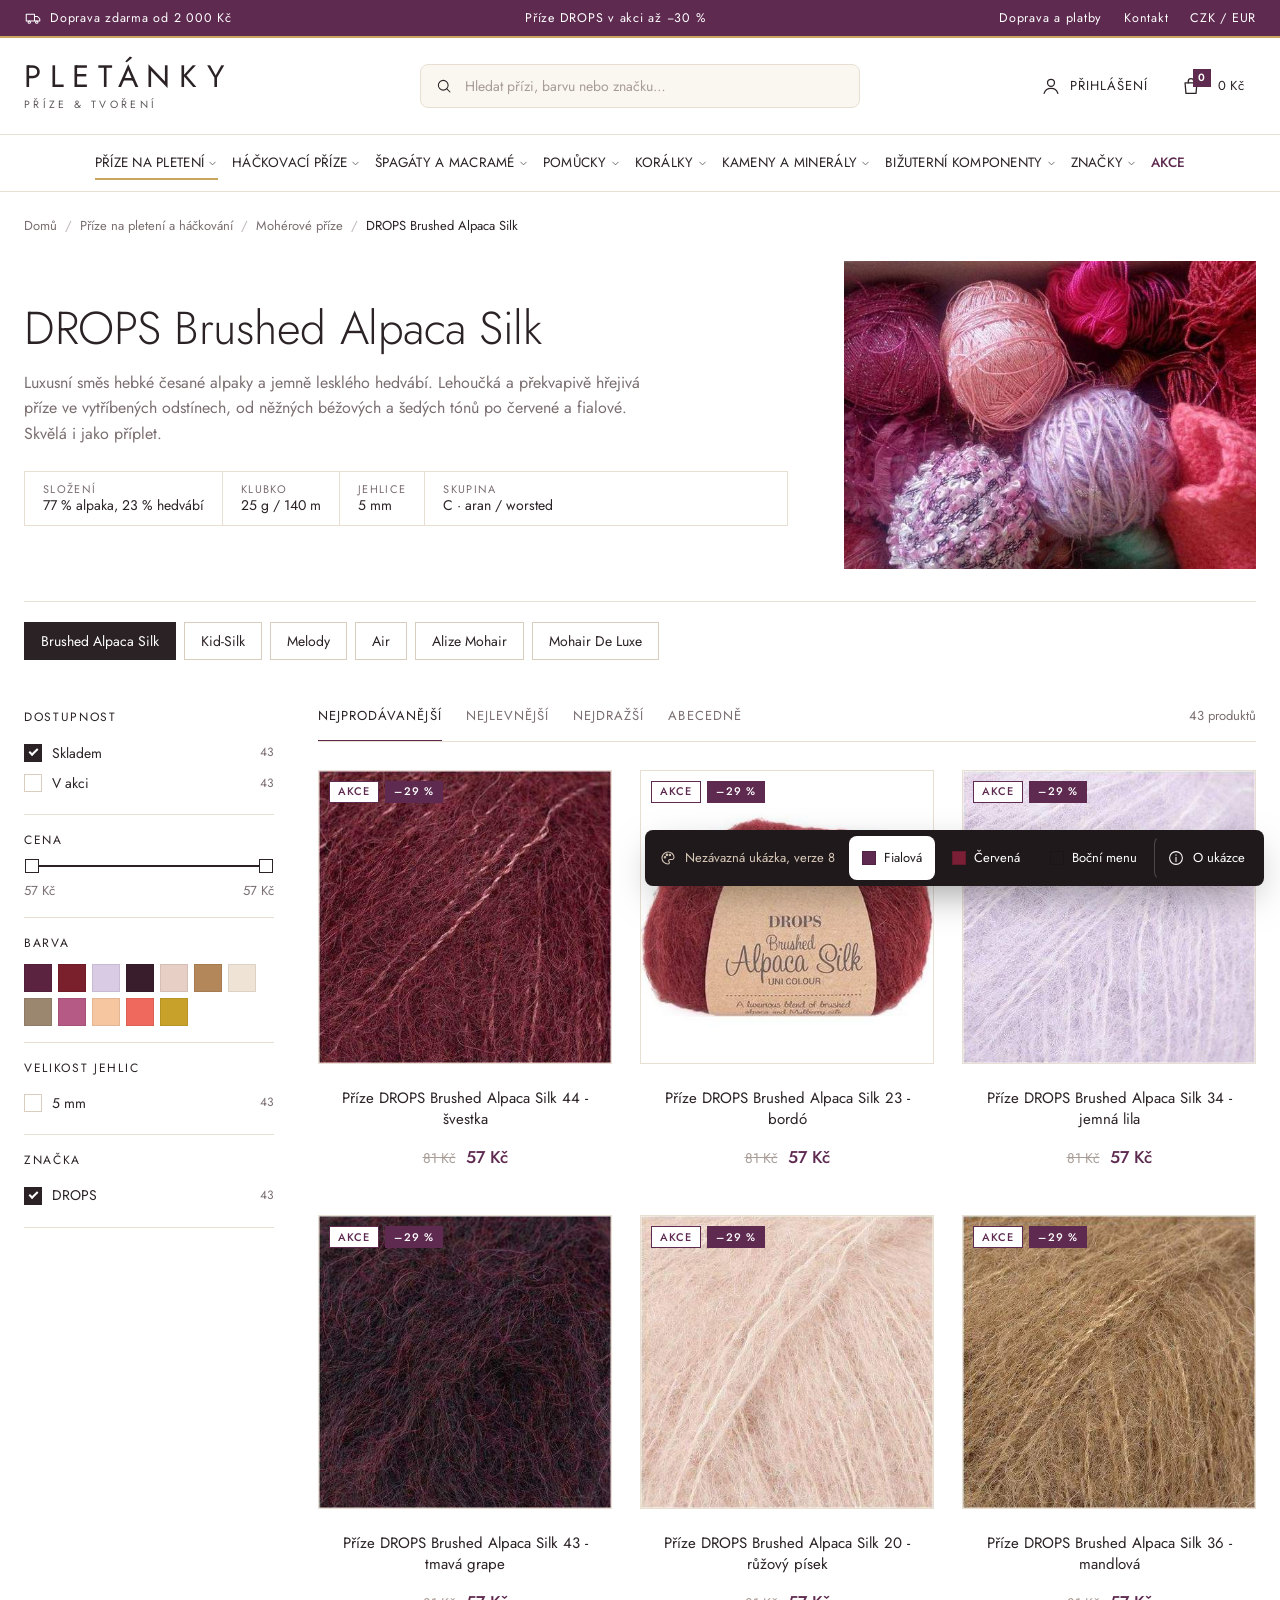
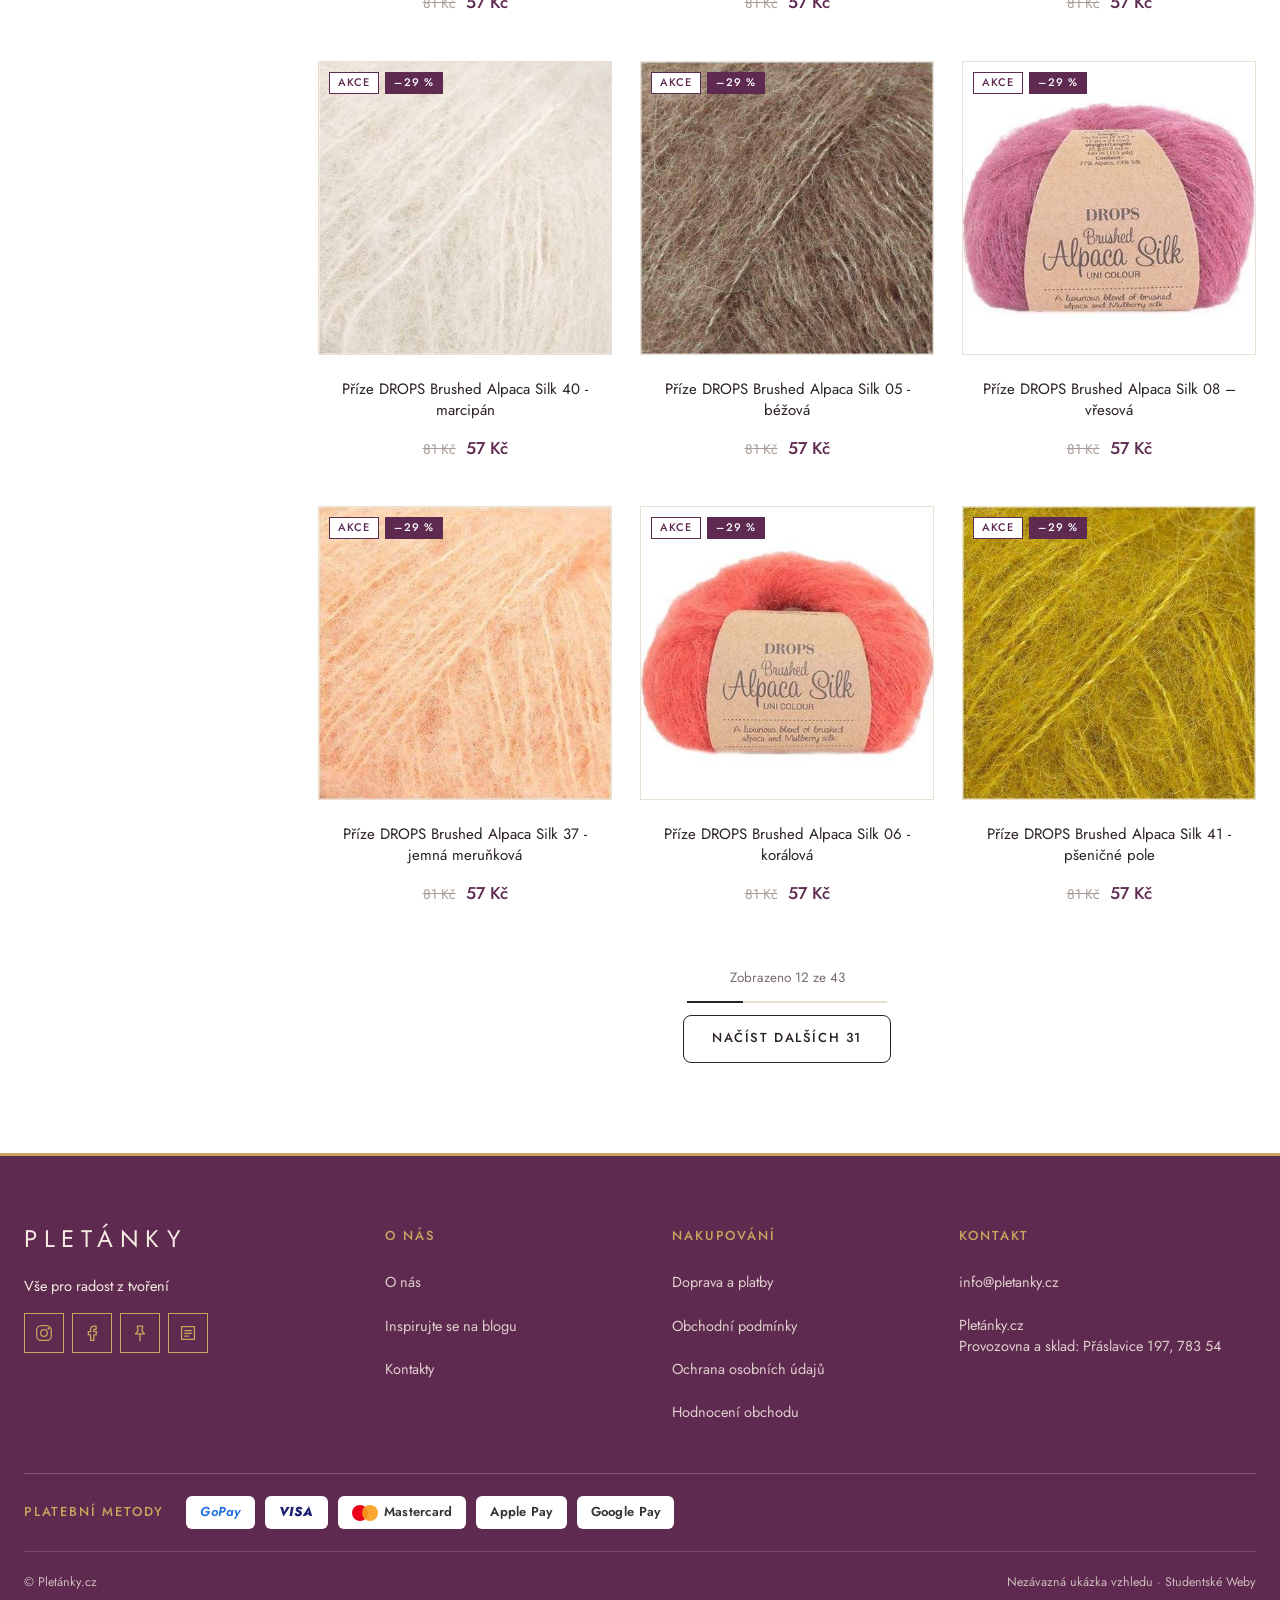
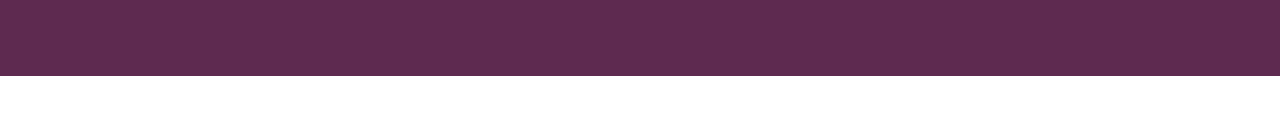
<file: kategorie.html>
<!doctype html>
<html lang="cs" data-theme="d">
<head>
<meta charset="utf-8">
<meta name="viewport" content="width=device-width, initial-scale=1">
<meta name="robots" content="noindex, nofollow">
<title>DROPS Brushed Alpaca Silk – Pletánky.cz | ukázka vzhledu</title>
<meta name="description" content="Nezávazná ukázka vzhledu e-shopu Pletánky.cz">
<meta property="og:image" content="https://webhunter-navrhy.github.io/pletanky-ukazka/img/v2/hero.jpg">
<meta property="og:title" content="DROPS Brushed Alpaca Silk – Pletánky.cz | ukázka vzhledu">
<script type="application/ld+json">{"@context":"https://schema.org","@type":"Store","name":"Pletánky.cz","url":"https://www.pletanky.cz","description":"Příze, háčkování, macramé, korálky a bižuterní komponenty"}</script>
<script>(function(){var q=new URLSearchParams(location.search).get('barvy'),t=(q==='e'||q==='d')?q:(sessionStorage.getItem('pl-theme')||'d');document.documentElement.setAttribute('data-theme',t)})();if(new URLSearchParams(location.search).has('nahled'))document.documentElement.classList.add('is-preview')</script>
<link rel="preconnect" href="https://fonts.googleapis.com">
<link rel="preconnect" href="https://fonts.gstatic.com" crossorigin>
<link href="https://fonts.googleapis.com/css2?family=Jost:wght@300;400;500;600&display=swap&subset=latin-ext" rel="stylesheet">
<link rel="stylesheet" href="style.css?v=99d7849a">
<script src="main.js?v=018f296c" defer></script>
</head>
<body class="">
<a class="skip" href="#obsah">Přejít na obsah</a>
<div class="topbar">
  <div class="wrap topbar__in">
    <span><svg class="ico ico--sm" viewBox="0 0 24 24" aria-hidden="true"><path d="M3 7h11v9H3zM14 10h4l3 3v3h-7"/><circle cx="7" cy="17.5" r="1.6"/><circle cx="17" cy="17.5" r="1.6"/></svg> Doprava zdarma od 2&nbsp;000&nbsp;Kč</span>
    <span class="topbar__mid">Příze DROPS v akci až −30&nbsp;%</span>
    <span class="topbar__links"><a href="#">Doprava a platby</a><a href="#">Kontakt</a><a href="#">CZK / EUR</a></span>
  </div>
</div>
<header class="hdr" id="hdr">
  <div class="wrap hdr__in">
    <button class="hdr__burger" type="button" aria-label="Menu" data-menu-open><svg class="ico" viewBox="0 0 24 24" aria-hidden="true"><path d="M4 7h16M4 12h16M4 17h16"/></svg></button>
    <a class="logo" href="index.html" aria-label="Pletánky – úvod">
      <span class="logo__txt">Pletánky</span><small class="logo__sub">příze &amp; tvoření</small>
    </a>
    <form class="search" role="search" onsubmit="return false">
      <svg class="ico ico--sm" viewBox="0 0 24 24" aria-hidden="true"><circle cx="11" cy="11" r="6.5"/><path d="m20 20-4.2-4.2"/></svg>
      <input type="search" placeholder="Hledat přízi, barvu nebo značku…" aria-label="Hledat">
    </form>
    <nav class="hdr__acts" aria-label="Účet a košík">
      <a class="hdr__act" href="#"><svg class="ico" viewBox="0 0 24 24" aria-hidden="true"><circle cx="12" cy="8.5" r="3.8"/><path d="M4.5 20c1.2-3.6 4-5.3 7.5-5.3s6.3 1.7 7.5 5.3"/></svg><span>Přihlášení</span></a>
      <button class="hdr__act cartbtn" type="button" data-cart-open aria-label="Košík">
        <span class="cartbtn__ico"><svg class="ico" viewBox="0 0 24 24" aria-hidden="true"><path d="M5.5 8.5h13l-1 11.5h-11z"/><path d="M9 8.5V7a3 3 0 0 1 6 0v1.5"/></svg><b class="cartbtn__count" data-cart-count>0</b></span>
        <span data-cart-total>0&nbsp;Kč</span>
      </button>
    </nav>
  </div>
  <nav class="nav" aria-label="Kategorie">
    <ul class="wrap nav__ul"><li class="nav__li has-mega"><a class="nav__a is-active" href="kategorie.html">Příze na pletení<svg class="ico ico--xs" viewBox="0 0 24 24" aria-hidden="true"><path d="m6 9 6 6 6-6"/></svg></a><div class="mega" role="region" aria-label="Příze na pletení">
  <div class="mega__in wrap">
    <div class="mega__main"><p class="mega__h">Podle složení</p><div class="mega__tiles"><a class="mega__t" href="kategorie.html"><span class="mega__ti"><img src="img/p/prize-drops-brushed-alpaca-silk-44-svestka.jpg" alt="" loading="lazy"></span><span class="mega__l">Alpaka</span></a><a class="mega__t" href="kategorie.html"><span class="mega__ti"><img src="img/p/prize-drops-andes-uni-colour-0100-smetanova.jpg" alt="" loading="lazy"></span><span class="mega__l">Merino a vlna</span></a><a class="mega__t" href="kategorie.html"><span class="mega__ti"><img src="img/photo/moher.jpg" alt="" loading="lazy"></span><span class="mega__l">Moherové příze</span></a><a class="mega__t" href="kategorie.html"><span class="mega__ti"><img src="img/p/prize-drops-flora-uni-colour-37-ranni-opar.jpg" alt="" loading="lazy"></span><span class="mega__l">Bavlna</span></a><a class="mega__t" href="kategorie.html"><span class="mega__ti"><img src="img/photo/ruzova-klubka.jpg" alt="" loading="lazy"></span><span class="mega__l">Akryl a směsi</span></a></div></div>
    <div class="mega__col"><p class="mega__h">Podle síly příze</p><a href="kategorie.html">A jemné</a><a href="kategorie.html">B slabší</a><a href="kategorie.html">C střední</a><a href="kategorie.html">D silnější</a><a href="kategorie.html">E silné</a><a href="kategorie.html">F velmi silné</a></div>
  </div>
</div></li><li class="nav__li has-mega"><a class="nav__a" href="kategorie.html">Háčkovací příze<svg class="ico ico--xs" viewBox="0 0 24 24" aria-hidden="true"><path d="m6 9 6 6 6-6"/></svg></a><div class="mega" role="region" aria-label="Háčkovací příze">
  <div class="mega__in wrap">
    <div class="mega__main"><p class="mega__h">Druhy</p><div class="mega__tiles"><a class="mega__t" href="kategorie.html"><span class="mega__ti"><img src="img/photo/kordonet.jpg" alt="" loading="lazy"></span><span class="mega__l">Kordonety</span></a><a class="mega__t" href="kategorie.html"><span class="mega__ti"><img src="img/p/prize-moonlight-8220-hneda.jpg" alt="" loading="lazy"></span><span class="mega__l">Moonlight</span></a><a class="mega__t" href="kategorie.html"><span class="mega__ti"><img src="img/p/prize-dolphin-baby-80310-tmavy-cyklamen.jpg" alt="" loading="lazy"></span><span class="mega__l">Bavlna na háčkování</span></a><a class="mega__t" href="kategorie.html"><span class="mega__ti"><img src="img/v2/proj-amigurumi.jpg" alt="" loading="lazy"></span><span class="mega__l">Na amigurumi</span></a></div></div>
    
  </div>
</div></li><li class="nav__li has-mega"><a class="nav__a" href="kategorie.html">Špagáty a macramé<svg class="ico ico--xs" viewBox="0 0 24 24" aria-hidden="true"><path d="m6 9 6 6 6-6"/></svg></a><div class="mega" role="region" aria-label="Špagáty a macramé">
  <div class="mega__in wrap">
    <div class="mega__main"><p class="mega__h">Druhy</p><div class="mega__tiles"><a class="mega__t" href="kategorie.html"><span class="mega__ti"><img src="img/photo/macrame-snura.jpg" alt="" loading="lazy"></span><span class="mega__l">Šňůry a cordy</span></a><a class="mega__t" href="kategorie.html"><span class="mega__ti"><img src="img/p/twisted-macrame-755-zelena.jpg" alt="" loading="lazy"></span><span class="mega__l">Twisted macramé</span></a><a class="mega__t" href="kategorie.html"><span class="mega__ti"><img src="img/p/prize-macrame-cotton-spectrum-1327-bezova-kastanova-tmavy-ty.jpg" alt="" loading="lazy"></span><span class="mega__l">Macramé bavlna</span></a></div></div>
    
  </div>
</div></li><li class="nav__li has-mega"><a class="nav__a" href="kategorie.html">Pomůcky<svg class="ico ico--xs" viewBox="0 0 24 24" aria-hidden="true"><path d="m6 9 6 6 6-6"/></svg></a><div class="mega" role="region" aria-label="Pomůcky">
  <div class="mega__in wrap">
    <div class="mega__main"><p class="mega__h">Druhy</p><div class="mega__tiles"><a class="mega__t" href="kategorie.html"><span class="mega__ti"><img src="img/photo/jehlice.jpg" alt="" loading="lazy"></span><span class="mega__l">Jehlice</span></a><a class="mega__t" href="kategorie.html"><span class="mega__ti"><img src="img/p/hacek-drops-pro-circus-4-13-cm.jpg" alt="" loading="lazy"></span><span class="mega__l">Háčky</span></a><a class="mega__t" href="kategorie.html"><span class="mega__ti"><img src="img/p/znacky-na-ocka-drops-stitch-markers-30ks.jpg" alt="" loading="lazy"></span><span class="mega__l">Značky na očka</span></a><a class="mega__t" href="kategorie.html"><span class="mega__ti"><img src="img/p/drops-pro-classic-interchangeable-circular-needles-set-3-5-8.jpg" alt="" loading="lazy"></span><span class="mega__l">Sady jehlic</span></a></div></div>
    
  </div>
</div></li><li class="nav__li has-mega"><a class="nav__a" href="kategorie.html">Korálky<svg class="ico ico--xs" viewBox="0 0 24 24" aria-hidden="true"><path d="m6 9 6 6 6-6"/></svg></a><div class="mega" role="region" aria-label="Korálky">
  <div class="mega__in wrap">
    <div class="mega__main"><p class="mega__h">Druhy</p><div class="mega__tiles"><a class="mega__t" href="kategorie.html"><span class="mega__ti"><img src="img/photo/koralky.jpg" alt="" loading="lazy"></span><span class="mega__l">Ohňovky</span></a><a class="mega__t" href="kategorie.html"><span class="mega__ti"><img src="img/photo/koralky.jpg" alt="" loading="lazy"></span><span class="mega__l">Mačkané</span></a><a class="mega__t" href="kategorie.html"><span class="mega__ti"><img src="img/photo/koralky.jpg" alt="" loading="lazy"></span><span class="mega__l">Dřevěné</span></a></div></div>
    
  </div>
</div></li><li class="nav__li has-mega"><a class="nav__a" href="kategorie.html">Kameny a minerály<svg class="ico ico--xs" viewBox="0 0 24 24" aria-hidden="true"><path d="m6 9 6 6 6-6"/></svg></a><div class="mega" role="region" aria-label="Kameny a minerály">
  <div class="mega__in wrap">
    <div class="mega__main"><p class="mega__h">Druhy</p><div class="mega__tiles"><a class="mega__t" href="kategorie.html"><span class="mega__ti"><img src="img/p/ametyst-kulicka-fazetovana-6mm.jpg" alt="" loading="lazy"></span><span class="mega__l">Ametyst</span></a><a class="mega__t" href="kategorie.html"><span class="mega__ti"><img src="img/photo/kameny.jpg" alt="" loading="lazy"></span><span class="mega__l">Achát</span></a><a class="mega__t" href="kategorie.html"><span class="mega__ti"><img src="img/photo/kameny.jpg" alt="" loading="lazy"></span><span class="mega__l">Všechny kameny</span></a></div></div>
    
  </div>
</div></li><li class="nav__li has-mega"><a class="nav__a" href="kategorie.html">Bižuterní komponenty<svg class="ico ico--xs" viewBox="0 0 24 24" aria-hidden="true"><path d="m6 9 6 6 6-6"/></svg></a><div class="mega" role="region" aria-label="Bižuterní komponenty">
  <div class="mega__in wrap">
    <div class="mega__main"><p class="mega__h">Druhy</p><div class="mega__tiles"><a class="mega__t" href="kategorie.html"><span class="mega__ti"><img src="img/photo/komponenty.jpg" alt="" loading="lazy"></span><span class="mega__l">Kaplíky</span></a><a class="mega__t" href="kategorie.html"><span class="mega__ti"><img src="img/photo/komponenty.jpg" alt="" loading="lazy"></span><span class="mega__l">Kaloty</span></a><a class="mega__t" href="kategorie.html"><span class="mega__ti"><img src="img/photo/komponenty.jpg" alt="" loading="lazy"></span><span class="mega__l">Zapínání</span></a></div></div>
    
  </div>
</div></li><li class="nav__li has-mega"><a class="nav__a" href="kategorie.html">Značky<svg class="ico ico--xs" viewBox="0 0 24 24" aria-hidden="true"><path d="m6 9 6 6 6-6"/></svg></a><div class="mega" role="region" aria-label="Značky">
  <div class="mega__in wrap">
    <div class="mega__main"><p class="mega__h">Značky</p><div class="mega__tiles"><a class="mega__t" href="kategorie.html"><span class="mega__ti"><img src="img/p/prize-drops-brushed-alpaca-silk-23-bordo.jpg" alt="" loading="lazy"></span><span class="mega__l">DROPS</span></a><a class="mega__t" href="kategorie.html"><span class="mega__ti"><img src="img/p/alize-puffy-310-bezova.jpg" alt="" loading="lazy"></span><span class="mega__l">Alize</span></a><a class="mega__t" href="kategorie.html"><span class="mega__ti"><img src="img/p/prize-dolphin-baby-80310-tmavy-cyklamen.jpg" alt="" loading="lazy"></span><span class="mega__l">YarnArt</span></a><a class="mega__t" href="kategorie.html"><span class="mega__ti"><img src="img/photo/ruzova-klubka.jpg" alt="" loading="lazy"></span><span class="mega__l">Himalaya</span></a><a class="mega__t" href="kategorie.html"><span class="mega__ti"><img src="img/photo/klubko.jpg" alt="" loading="lazy"></span><span class="mega__l">Pletánky</span></a></div></div>
    <div class="mega__col"><p class="mega__h">DROPS příze</p><a href="kategorie.html">Brushed Alpaca Silk</a><a href="kategorie.html">Sky</a><a href="kategorie.html">Melody</a><a href="kategorie.html">Air</a><a href="kategorie.html">Flora</a><a href="kategorie.html">Soft Tweed</a><a href="kategorie.html">Nepal</a><a href="kategorie.html">Alpaca</a><a href="kategorie.html">Andes</a></div>
  </div>
</div></li><li class="nav__li"><a class="nav__a nav__a--akce" href="kategorie.html">Akce</a></li></ul>
  </nav>
</header>
<main id="obsah">

<section class="chero">
  <div class="wrap">
    <nav class="crumbs" aria-label="Drobečková navigace"><a href="index.html">Domů</a><i>/</i><a href="kategorie.html">Příze na pletení a háčkování</a><i>/</i><a href="kategorie.html">Mohérové příze</a><i>/</i><span>DROPS Brushed Alpaca Silk</span></nav>
    <div class="chero__in">
      <div class="chero__txt">
        <h1 class="h1 h1--cat">DROPS Brushed Alpaca Silk</h1>
        <p>Luxusní směs hebké česané alpaky a jemně lesklého hedvábí. Lehoučká a překvapivě hřejivá příze ve vytříbených odstínech, od něžných béžových a šedých tónů po červené a fialové. Skvělá i jako příplet.</p>
        <dl class="specs">
          <div><dt>Složení</dt><dd>77 % alpaka, 23 % hedvábí</dd></div>
          <div><dt>Klubko</dt><dd>25 g / 140 m</dd></div>
          <div><dt>Jehlice</dt><dd>5 mm</dd></div>
          <div><dt>Skupina</dt><dd>C · aran / worsted</dd></div>
        </dl>
      </div>
      <div class="chero__img"><img src="img/photo/ruzova-klubka.jpg" alt=""></div>
    </div>
    <div class="subcats">
      <a class="subcat is-on" href="kategorie.html">Brushed Alpaca Silk</a><a class="subcat" href="kategorie.html">Kid-Silk</a><a class="subcat" href="kategorie.html">Melody</a><a class="subcat" href="kategorie.html">Air</a><a class="subcat" href="kategorie.html">Alize Mohair</a><a class="subcat" href="kategorie.html">Mohair De Luxe</a>
    </div>
  </div>
</section>

<section class="cbody">
  <div class="wrap cbody__in">
    <aside class="filters" data-filters>
  <div class="filters__head"><b>Filtrovat</b><button type="button" data-filters-close aria-label="Zavřít"><svg class="ico" viewBox="0 0 24 24" aria-hidden="true"><path d="m6 6 12 12M18 6 6 18"/></svg></button></div>
  <div class="fgroup fgroup--menu"><p class="fgroup__h">Kategorie</p><a href="kategorie.html">Příze DROPS</a><a href="kategorie.html">Příze Alize</a><a href="kategorie.html">Příze YarnArt</a><a href="kategorie.html">Macramé a šňůry</a><a href="kategorie.html">Korálky a kameny</a><a href="kategorie.html">Bižuterní komponenty</a><a href="kategorie.html">Háčky a jehlice</a></div>
  <div class="fgroup"><p class="fgroup__h">Dostupnost</p><label class="chk"><input type="checkbox" checked><span></span>Skladem <em>43</em></label><label class="chk"><input type="checkbox"><span></span>V akci <em>43</em></label></div>
  <div class="fgroup"><p class="fgroup__h">Cena</p><div class="range"><i style="left:0;right:0"></i><b style="left:0"></b><b style="right:0"></b></div><p class="range__v"><span>57 Kč</span><span>57 Kč</span></p></div>
  <div class="fgroup"><p class="fgroup__h">Barva</p><div class="sws"><button class="sw" type="button" style="--c:#5b2340" aria-label="odstín 44"></button><button class="sw" type="button" style="--c:#7a1f2c" aria-label="odstín 23"></button><button class="sw" type="button" style="--c:#d9cbe3" aria-label="odstín 34"></button><button class="sw" type="button" style="--c:#3a1d2c" aria-label="odstín 43"></button><button class="sw" type="button" style="--c:#e8cfc6" aria-label="odstín 20"></button><button class="sw" type="button" style="--c:#b4875a" aria-label="odstín 36"></button><button class="sw" type="button" style="--c:#efe3d6" aria-label="odstín 40"></button><button class="sw" type="button" style="--c:#9b8670" aria-label="odstín 05"></button><button class="sw" type="button" style="--c:#b45a85" aria-label="odstín 08"></button><button class="sw" type="button" style="--c:#f6c6a0" aria-label="odstín 37"></button><button class="sw" type="button" style="--c:#ef6a5c" aria-label="odstín 06"></button><button class="sw" type="button" style="--c:#c7a12a" aria-label="odstín 41"></button></div></div>
  <div class="fgroup"><p class="fgroup__h">Velikost jehlic</p><label class="chk"><input type="checkbox"><span></span>5 mm <em>43</em></label></div>
  <div class="fgroup"><p class="fgroup__h">Značka</p><label class="chk"><input type="checkbox" checked><span></span>DROPS <em>43</em></label></div>
  <button class="btn btn--cart btn--full filters__apply" type="button" data-filters-close>Zobrazit 43 produktů</button>
</aside>
    <div class="clist">
      <div class="ctool">
        <button class="btn btn--line btn--sm ctool__filter" type="button" data-filters-open><svg class="ico ico--sm" viewBox="0 0 24 24" aria-hidden="true"><path d="M4 6h16M7 12h10M10 18h4"/></svg> Filtrovat</button>
        <div class="sort" role="tablist"><button class="is-on" type="button">Nejprodávanější</button><button type="button">Nejlevnější</button><button type="button">Nejdražší</button><button type="button">Abecedně</button></div>
        <span class="ctool__count">43 produktů</span>
      </div>
      <div class="pgrid pgrid--3"><article class="pc">
  <div class="pc__box">
    <a class="pc__img" href="produkt.html">
      <span class="pc__flags"><span class="flag">Akce</span><span class="flag flag--sleva">–29 %</span></span>
      <img src="img/p/prize-drops-brushed-alpaca-silk-44-svestka.jpg" alt="Příze DROPS Brushed Alpaca Silk 44 - švestka" loading="lazy" width="720" height="720">
    </a>
    <a class="pc__name" href="produkt.html">Příze DROPS Brushed Alpaca Silk 44 - švestka</a>
    <p class="pc__price"><s>81&nbsp;Kč</s><b>57&nbsp;Kč</b></p>
    <div class="pc__more">
      <p class="pc__lead">Přepychová směs počesané alpaky a morušového hedvábí</p><dl class="pc__specs"><div><dt>Složení</dt><dd>77 % alpaka, 23 % hedvábí</dd></div><div><dt>Váha / návin</dt><dd>25 g = cca 140 metrů</dd></div><div><dt>Jehlice</dt><dd>5 mm</dd></div></dl>
      <p class="pc__av"><svg class="ico ico--xs" viewBox="0 0 24 24" aria-hidden="true"><path d="m5 12.5 4.5 4.5L19 7.5"/></svg> Skladem</p>
      <button class="btn btn--cart btn--full" type="button" data-add data-name="Příze DROPS Brushed Alpaca Silk 44 - švestka" data-price="57.0" data-img="img/p/prize-drops-brushed-alpaca-silk-44-svestka.jpg"><svg class="ico ico--sm" viewBox="0 0 24 24" aria-hidden="true"><path d="M5.5 8.5h13l-1 11.5h-11z"/><path d="M9 8.5V7a3 3 0 0 1 6 0v1.5"/></svg><span>Do košíku</span></button>
    </div>
  </div>
</article><article class="pc">
  <div class="pc__box">
    <a class="pc__img" href="produkt.html">
      <span class="pc__flags"><span class="flag">Akce</span><span class="flag flag--sleva">–29 %</span></span>
      <img src="img/p/prize-drops-brushed-alpaca-silk-23-bordo.jpg" alt="Příze DROPS Brushed Alpaca Silk 23 - bordó" loading="lazy" width="720" height="720">
    </a>
    <a class="pc__name" href="produkt.html">Příze DROPS Brushed Alpaca Silk 23 - bordó</a>
    <p class="pc__price"><s>81&nbsp;Kč</s><b>57&nbsp;Kč</b></p>
    <div class="pc__more">
      <p class="pc__lead">Přepychová směs počesané alpaky a morušového hedvábí</p><dl class="pc__specs"><div><dt>Složení</dt><dd>77 % alpaka, 23 % hedvábí</dd></div><div><dt>Váha / návin</dt><dd>25 g = cca 140 metrů</dd></div><div><dt>Jehlice</dt><dd>5 mm</dd></div></dl>
      <p class="pc__av"><svg class="ico ico--xs" viewBox="0 0 24 24" aria-hidden="true"><path d="m5 12.5 4.5 4.5L19 7.5"/></svg> Skladem</p>
      <button class="btn btn--cart btn--full" type="button" data-add data-name="Příze DROPS Brushed Alpaca Silk 23 - bordó" data-price="57.0" data-img="img/p/prize-drops-brushed-alpaca-silk-23-bordo.jpg"><svg class="ico ico--sm" viewBox="0 0 24 24" aria-hidden="true"><path d="M5.5 8.5h13l-1 11.5h-11z"/><path d="M9 8.5V7a3 3 0 0 1 6 0v1.5"/></svg><span>Do košíku</span></button>
    </div>
  </div>
</article><article class="pc">
  <div class="pc__box">
    <a class="pc__img" href="produkt.html">
      <span class="pc__flags"><span class="flag">Akce</span><span class="flag flag--sleva">–29 %</span></span>
      <img src="img/p/prize-drops-brushed-alpaca-silk-34-jemna-lila.jpg" alt="Příze DROPS Brushed Alpaca Silk 34 - jemná lila" loading="lazy" width="720" height="720">
    </a>
    <a class="pc__name" href="produkt.html">Příze DROPS Brushed Alpaca Silk 34 - jemná lila</a>
    <p class="pc__price"><s>81&nbsp;Kč</s><b>57&nbsp;Kč</b></p>
    <div class="pc__more">
      <p class="pc__lead">Přepychová směs počesané alpaky a morušového hedvábí</p><dl class="pc__specs"><div><dt>Složení</dt><dd>77 % alpaka, 23 % hedvábí</dd></div><div><dt>Váha / návin</dt><dd>25 g = cca 140 metrů</dd></div><div><dt>Jehlice</dt><dd>5 mm</dd></div></dl>
      <p class="pc__av"><svg class="ico ico--xs" viewBox="0 0 24 24" aria-hidden="true"><path d="m5 12.5 4.5 4.5L19 7.5"/></svg> Skladem</p>
      <button class="btn btn--cart btn--full" type="button" data-add data-name="Příze DROPS Brushed Alpaca Silk 34 - jemná lila" data-price="57.0" data-img="img/p/prize-drops-brushed-alpaca-silk-34-jemna-lila.jpg"><svg class="ico ico--sm" viewBox="0 0 24 24" aria-hidden="true"><path d="M5.5 8.5h13l-1 11.5h-11z"/><path d="M9 8.5V7a3 3 0 0 1 6 0v1.5"/></svg><span>Do košíku</span></button>
    </div>
  </div>
</article><article class="pc">
  <div class="pc__box">
    <a class="pc__img" href="produkt.html">
      <span class="pc__flags"><span class="flag">Akce</span><span class="flag flag--sleva">–29 %</span></span>
      <img src="img/p/prize-drops-brushed-alpaca-silk-43-tmava-grape.jpg" alt="Příze DROPS Brushed Alpaca Silk 43 - tmavá grape" loading="lazy" width="720" height="720">
    </a>
    <a class="pc__name" href="produkt.html">Příze DROPS Brushed Alpaca Silk 43 - tmavá grape</a>
    <p class="pc__price"><s>81&nbsp;Kč</s><b>57&nbsp;Kč</b></p>
    <div class="pc__more">
      <p class="pc__lead">Přepychová směs počesané alpaky a morušového hedvábí</p><dl class="pc__specs"><div><dt>Složení</dt><dd>77 % alpaka, 23 % hedvábí</dd></div><div><dt>Váha / návin</dt><dd>25 g = cca 140 metrů</dd></div><div><dt>Jehlice</dt><dd>5 mm</dd></div></dl>
      <p class="pc__av"><svg class="ico ico--xs" viewBox="0 0 24 24" aria-hidden="true"><path d="m5 12.5 4.5 4.5L19 7.5"/></svg> Skladem</p>
      <button class="btn btn--cart btn--full" type="button" data-add data-name="Příze DROPS Brushed Alpaca Silk 43 - tmavá grape" data-price="57.0" data-img="img/p/prize-drops-brushed-alpaca-silk-43-tmava-grape.jpg"><svg class="ico ico--sm" viewBox="0 0 24 24" aria-hidden="true"><path d="M5.5 8.5h13l-1 11.5h-11z"/><path d="M9 8.5V7a3 3 0 0 1 6 0v1.5"/></svg><span>Do košíku</span></button>
    </div>
  </div>
</article><article class="pc">
  <div class="pc__box">
    <a class="pc__img" href="produkt.html">
      <span class="pc__flags"><span class="flag">Akce</span><span class="flag flag--sleva">–29 %</span></span>
      <img src="img/p/prize-drops-brushed-alpaca-silk-20-ruzovy-pisek.jpg" alt="Příze DROPS Brushed Alpaca Silk 20 - růžový písek" loading="lazy" width="720" height="720">
    </a>
    <a class="pc__name" href="produkt.html">Příze DROPS Brushed Alpaca Silk 20 - růžový písek</a>
    <p class="pc__price"><s>81&nbsp;Kč</s><b>57&nbsp;Kč</b></p>
    <div class="pc__more">
      <p class="pc__lead">Přepychová směs počesané alpaky a morušového hedvábí</p><dl class="pc__specs"><div><dt>Složení</dt><dd>77 % alpaka, 23 % hedvábí</dd></div><div><dt>Váha / návin</dt><dd>25 g = cca 140 metrů</dd></div><div><dt>Jehlice</dt><dd>5 mm</dd></div></dl>
      <p class="pc__av"><svg class="ico ico--xs" viewBox="0 0 24 24" aria-hidden="true"><path d="m5 12.5 4.5 4.5L19 7.5"/></svg> Skladem</p>
      <button class="btn btn--cart btn--full" type="button" data-add data-name="Příze DROPS Brushed Alpaca Silk 20 - růžový písek" data-price="57.0" data-img="img/p/prize-drops-brushed-alpaca-silk-20-ruzovy-pisek.jpg"><svg class="ico ico--sm" viewBox="0 0 24 24" aria-hidden="true"><path d="M5.5 8.5h13l-1 11.5h-11z"/><path d="M9 8.5V7a3 3 0 0 1 6 0v1.5"/></svg><span>Do košíku</span></button>
    </div>
  </div>
</article><article class="pc">
  <div class="pc__box">
    <a class="pc__img" href="produkt.html">
      <span class="pc__flags"><span class="flag">Akce</span><span class="flag flag--sleva">–29 %</span></span>
      <img src="img/p/prize-drops-brushed-alpaca-silk-36-mandlova.jpg" alt="Příze DROPS Brushed Alpaca Silk 36 - mandlová" loading="lazy" width="720" height="720">
    </a>
    <a class="pc__name" href="produkt.html">Příze DROPS Brushed Alpaca Silk 36 - mandlová</a>
    <p class="pc__price"><s>81&nbsp;Kč</s><b>57&nbsp;Kč</b></p>
    <div class="pc__more">
      <p class="pc__lead">Přepychová směs počesané alpaky a morušového hedvábí</p><dl class="pc__specs"><div><dt>Složení</dt><dd>77 % alpaka, 23 % hedvábí</dd></div><div><dt>Váha / návin</dt><dd>25 g = cca 140 metrů</dd></div><div><dt>Jehlice</dt><dd>5 mm</dd></div></dl>
      <p class="pc__av"><svg class="ico ico--xs" viewBox="0 0 24 24" aria-hidden="true"><path d="m5 12.5 4.5 4.5L19 7.5"/></svg> Skladem</p>
      <button class="btn btn--cart btn--full" type="button" data-add data-name="Příze DROPS Brushed Alpaca Silk 36 - mandlová" data-price="57.0" data-img="img/p/prize-drops-brushed-alpaca-silk-36-mandlova.jpg"><svg class="ico ico--sm" viewBox="0 0 24 24" aria-hidden="true"><path d="M5.5 8.5h13l-1 11.5h-11z"/><path d="M9 8.5V7a3 3 0 0 1 6 0v1.5"/></svg><span>Do košíku</span></button>
    </div>
  </div>
</article><article class="pc">
  <div class="pc__box">
    <a class="pc__img" href="produkt.html">
      <span class="pc__flags"><span class="flag">Akce</span><span class="flag flag--sleva">–29 %</span></span>
      <img src="img/p/prize-drops-brushed-alpaca-silk-40-marcipan.jpg" alt="Příze DROPS Brushed Alpaca Silk 40 - marcipán" loading="lazy" width="720" height="720">
    </a>
    <a class="pc__name" href="produkt.html">Příze DROPS Brushed Alpaca Silk 40 - marcipán</a>
    <p class="pc__price"><s>81&nbsp;Kč</s><b>57&nbsp;Kč</b></p>
    <div class="pc__more">
      <p class="pc__lead">Přepychová směs počesané alpaky a morušového hedvábí</p><dl class="pc__specs"><div><dt>Složení</dt><dd>77 % alpaka, 23 % hedvábí</dd></div><div><dt>Váha / návin</dt><dd>25 g = cca 140 metrů</dd></div><div><dt>Jehlice</dt><dd>5 mm</dd></div></dl>
      <p class="pc__av"><svg class="ico ico--xs" viewBox="0 0 24 24" aria-hidden="true"><path d="m5 12.5 4.5 4.5L19 7.5"/></svg> Skladem</p>
      <button class="btn btn--cart btn--full" type="button" data-add data-name="Příze DROPS Brushed Alpaca Silk 40 - marcipán" data-price="57.0" data-img="img/p/prize-drops-brushed-alpaca-silk-40-marcipan.jpg"><svg class="ico ico--sm" viewBox="0 0 24 24" aria-hidden="true"><path d="M5.5 8.5h13l-1 11.5h-11z"/><path d="M9 8.5V7a3 3 0 0 1 6 0v1.5"/></svg><span>Do košíku</span></button>
    </div>
  </div>
</article><article class="pc">
  <div class="pc__box">
    <a class="pc__img" href="produkt.html">
      <span class="pc__flags"><span class="flag">Akce</span><span class="flag flag--sleva">–29 %</span></span>
      <img src="img/p/prize-drops-brushed-alpaca-silk-05-bezova.jpg" alt="Příze DROPS Brushed Alpaca Silk 05 - béžová" loading="lazy" width="720" height="720">
    </a>
    <a class="pc__name" href="produkt.html">Příze DROPS Brushed Alpaca Silk 05 - béžová</a>
    <p class="pc__price"><s>81&nbsp;Kč</s><b>57&nbsp;Kč</b></p>
    <div class="pc__more">
      <p class="pc__lead">Přepychová směs počesané alpaky a morušového hedvábí</p><dl class="pc__specs"><div><dt>Složení</dt><dd>77 % alpaka, 23 % hedvábí</dd></div><div><dt>Váha / návin</dt><dd>25 g = cca 140 metrů</dd></div><div><dt>Jehlice</dt><dd>5 mm</dd></div></dl>
      <p class="pc__av"><svg class="ico ico--xs" viewBox="0 0 24 24" aria-hidden="true"><path d="m5 12.5 4.5 4.5L19 7.5"/></svg> Skladem (18 ks)</p>
      <button class="btn btn--cart btn--full" type="button" data-add data-name="Příze DROPS Brushed Alpaca Silk 05 - béžová" data-price="57.0" data-img="img/p/prize-drops-brushed-alpaca-silk-05-bezova.jpg"><svg class="ico ico--sm" viewBox="0 0 24 24" aria-hidden="true"><path d="M5.5 8.5h13l-1 11.5h-11z"/><path d="M9 8.5V7a3 3 0 0 1 6 0v1.5"/></svg><span>Do košíku</span></button>
    </div>
  </div>
</article><article class="pc">
  <div class="pc__box">
    <a class="pc__img" href="produkt.html">
      <span class="pc__flags"><span class="flag">Akce</span><span class="flag flag--sleva">–29 %</span></span>
      <img src="img/p/prize-drops-brushed-alpaca-silk-08-vresova.jpg" alt="Příze DROPS Brushed Alpaca Silk 08 – vřesová" loading="lazy" width="720" height="720">
    </a>
    <a class="pc__name" href="produkt.html">Příze DROPS Brushed Alpaca Silk 08 – vřesová</a>
    <p class="pc__price"><s>81&nbsp;Kč</s><b>57&nbsp;Kč</b></p>
    <div class="pc__more">
      <p class="pc__lead">Přepychová směs počesané alpaky a morušového hedvábí</p><dl class="pc__specs"><div><dt>Složení</dt><dd>77 % alpaka, 23 % hedvábí</dd></div><div><dt>Váha / návin</dt><dd>25 g = cca 140 metrů</dd></div><div><dt>Jehlice</dt><dd>5 mm</dd></div></dl>
      <p class="pc__av"><svg class="ico ico--xs" viewBox="0 0 24 24" aria-hidden="true"><path d="m5 12.5 4.5 4.5L19 7.5"/></svg> Skladem</p>
      <button class="btn btn--cart btn--full" type="button" data-add data-name="Příze DROPS Brushed Alpaca Silk 08 – vřesová" data-price="57.0" data-img="img/p/prize-drops-brushed-alpaca-silk-08-vresova.jpg"><svg class="ico ico--sm" viewBox="0 0 24 24" aria-hidden="true"><path d="M5.5 8.5h13l-1 11.5h-11z"/><path d="M9 8.5V7a3 3 0 0 1 6 0v1.5"/></svg><span>Do košíku</span></button>
    </div>
  </div>
</article><article class="pc">
  <div class="pc__box">
    <a class="pc__img" href="produkt.html">
      <span class="pc__flags"><span class="flag">Akce</span><span class="flag flag--sleva">–29 %</span></span>
      <img src="img/p/prize-drops-brushed-alpaca-silk-37-jemna-merunkova.jpg" alt="Příze DROPS Brushed Alpaca Silk 37 - jemná meruňková" loading="lazy" width="720" height="720">
    </a>
    <a class="pc__name" href="produkt.html">Příze DROPS Brushed Alpaca Silk 37 - jemná meruňková</a>
    <p class="pc__price"><s>81&nbsp;Kč</s><b>57&nbsp;Kč</b></p>
    <div class="pc__more">
      <p class="pc__lead">Přepychová směs počesané alpaky a morušového hedvábí</p><dl class="pc__specs"><div><dt>Složení</dt><dd>77 % alpaka, 23 % hedvábí</dd></div><div><dt>Váha / návin</dt><dd>25 g = cca 140 metrů</dd></div><div><dt>Jehlice</dt><dd>5 mm</dd></div></dl>
      <p class="pc__av"><svg class="ico ico--xs" viewBox="0 0 24 24" aria-hidden="true"><path d="m5 12.5 4.5 4.5L19 7.5"/></svg> Skladem</p>
      <button class="btn btn--cart btn--full" type="button" data-add data-name="Příze DROPS Brushed Alpaca Silk 37 - jemná meruňková" data-price="57.0" data-img="img/p/prize-drops-brushed-alpaca-silk-37-jemna-merunkova.jpg"><svg class="ico ico--sm" viewBox="0 0 24 24" aria-hidden="true"><path d="M5.5 8.5h13l-1 11.5h-11z"/><path d="M9 8.5V7a3 3 0 0 1 6 0v1.5"/></svg><span>Do košíku</span></button>
    </div>
  </div>
</article><article class="pc">
  <div class="pc__box">
    <a class="pc__img" href="produkt.html">
      <span class="pc__flags"><span class="flag">Akce</span><span class="flag flag--sleva">–29 %</span></span>
      <img src="img/p/prize-drops-brushed-alpaca-silk-06-koralova.jpg" alt="Příze DROPS Brushed Alpaca Silk 06 - korálová" loading="lazy" width="720" height="720">
    </a>
    <a class="pc__name" href="produkt.html">Příze DROPS Brushed Alpaca Silk 06 - korálová</a>
    <p class="pc__price"><s>81&nbsp;Kč</s><b>57&nbsp;Kč</b></p>
    <div class="pc__more">
      <p class="pc__lead">Přepychová směs počesané alpaky a morušového hedvábí</p><dl class="pc__specs"><div><dt>Složení</dt><dd>77 % alpaka, 23 % hedvábí</dd></div><div><dt>Váha / návin</dt><dd>25 g = cca 140 metrů</dd></div><div><dt>Jehlice</dt><dd>5 mm</dd></div></dl>
      <p class="pc__av"><svg class="ico ico--xs" viewBox="0 0 24 24" aria-hidden="true"><path d="m5 12.5 4.5 4.5L19 7.5"/></svg> Skladem</p>
      <button class="btn btn--cart btn--full" type="button" data-add data-name="Příze DROPS Brushed Alpaca Silk 06 - korálová" data-price="57.0" data-img="img/p/prize-drops-brushed-alpaca-silk-06-koralova.jpg"><svg class="ico ico--sm" viewBox="0 0 24 24" aria-hidden="true"><path d="M5.5 8.5h13l-1 11.5h-11z"/><path d="M9 8.5V7a3 3 0 0 1 6 0v1.5"/></svg><span>Do košíku</span></button>
    </div>
  </div>
</article><article class="pc">
  <div class="pc__box">
    <a class="pc__img" href="produkt.html">
      <span class="pc__flags"><span class="flag">Akce</span><span class="flag flag--sleva">–29 %</span></span>
      <img src="img/p/prize-drops-brushed-alpaca-silk-41-psenicne-pole.jpg" alt="Příze DROPS Brushed Alpaca Silk 41 - pšeničné pole" loading="lazy" width="720" height="720">
    </a>
    <a class="pc__name" href="produkt.html">Příze DROPS Brushed Alpaca Silk 41 - pšeničné pole</a>
    <p class="pc__price"><s>81&nbsp;Kč</s><b>57&nbsp;Kč</b></p>
    <div class="pc__more">
      <p class="pc__lead">Přepychová směs počesané alpaky a morušového hedvábí</p><dl class="pc__specs"><div><dt>Složení</dt><dd>77 % alpaka, 23 % hedvábí</dd></div><div><dt>Váha / návin</dt><dd>25 g = cca 140 metrů</dd></div><div><dt>Jehlice</dt><dd>5 mm</dd></div></dl>
      <p class="pc__av"><svg class="ico ico--xs" viewBox="0 0 24 24" aria-hidden="true"><path d="m5 12.5 4.5 4.5L19 7.5"/></svg> Skladem</p>
      <button class="btn btn--cart btn--full" type="button" data-add data-name="Příze DROPS Brushed Alpaca Silk 41 - pšeničné pole" data-price="57.0" data-img="img/p/prize-drops-brushed-alpaca-silk-41-psenicne-pole.jpg"><svg class="ico ico--sm" viewBox="0 0 24 24" aria-hidden="true"><path d="M5.5 8.5h13l-1 11.5h-11z"/><path d="M9 8.5V7a3 3 0 0 1 6 0v1.5"/></svg><span>Do košíku</span></button>
    </div>
  </div>
</article></div>
      <div class="more"><p>Zobrazeno 12 ze 43</p><span class="more__bar"><i style="width:28%"></i></span><button class="btn btn--line" type="button">Načíst dalších 31</button></div>
    </div>
  </div>
</section>

</main>
<footer class="ftr">
  <div class="wrap ftr__grid">
    <div class="ftr__brand">
      <span class="logo__txt">Pletánky</span>
      <p>Vše pro radost z tvoření</p>
      <p class="ftr__soc"><a href="#" aria-label="Instagram"><svg class="ico" viewBox="0 0 24 24" aria-hidden="true"><rect x="4" y="4" width="16" height="16" rx="5"/><circle cx="12" cy="12" r="3.6"/><circle cx="17" cy="7" r=".6"/></svg></a><a href="#" aria-label="Facebook"><svg class="ico" viewBox="0 0 24 24" aria-hidden="true"><path d="M14 8h2.5V4.5H14A3.5 3.5 0 0 0 10.5 8v2.5H8V14h2.5v6H14v-6h2.5l.5-3.5h-3V8.5c0-.3.2-.5.5-.5z"/></svg></a><a href="#" aria-label="Pinterest"><svg class="ico" viewBox="0 0 24 24" aria-hidden="true"><path d="M12 20.5v-7M9 4.5h6l-1 5 3 3.5H7l3-3.5z"/></svg></a><a href="#" aria-label="Blog"><svg class="ico" viewBox="0 0 24 24" aria-hidden="true"><path d="M5 5h14v14H5zM8.5 9.5h7M8.5 12.5h7M8.5 15.5h4"/></svg></a></p>
    </div>
    <div><p class="ftr__h">O nás</p><a href="#">O nás</a><a href="#">Inspirujte se na blogu</a><a href="#">Kontakty</a></div>
    <div><p class="ftr__h">Nakupování</p><a href="#">Doprava a platby</a><a href="#">Obchodní podmínky</a><a href="#">Ochrana osobních údajů</a><a href="#">Hodnocení obchodu</a></div>
    <div class="ftr__contact"><p class="ftr__h">Kontakt</p><a href="#">info@pletanky.cz</a><span>Pletánky.cz<br>Provozovna a sklad: Přáslavice 197, 783 54</span></div>
  </div>
  <div class="wrap ftr__pay"><span class="ftr__h">Platební metody</span><ul class="payl"><li class="pay pay--gopay">GoPay</li><li class="pay pay--visa">VISA</li><li class="pay pay--mc"><i></i><i></i>Mastercard</li><li class="pay">Apple Pay</li><li class="pay">Google Pay</li></ul></div>
  <div class="wrap ftr__bottom"><span>© Pletánky.cz</span><span>Nezávazná ukázka vzhledu · Studentské Weby</span></div>
</footer>
<div class="drawer drawer--menu" data-menu aria-hidden="true">
  <div class="drawer__panel">
    <div class="drawer__head"><span class="logo__txt">Pletánky</span><button type="button" data-menu-close aria-label="Zavřít"><svg class="ico" viewBox="0 0 24 24" aria-hidden="true"><path d="m6 6 12 12M18 6 6 18"/></svg></button></div>
    <nav class="mmenu"><a href="kategorie.html">Příze na pletení<svg class="ico ico--sm" viewBox="0 0 24 24" aria-hidden="true"><path d="m9 6 6 6-6 6"/></svg></a><a href="kategorie.html">Háčkovací příze<svg class="ico ico--sm" viewBox="0 0 24 24" aria-hidden="true"><path d="m9 6 6 6-6 6"/></svg></a><a href="kategorie.html">Špagáty a macramé<svg class="ico ico--sm" viewBox="0 0 24 24" aria-hidden="true"><path d="m9 6 6 6-6 6"/></svg></a><a href="kategorie.html">Pomůcky<svg class="ico ico--sm" viewBox="0 0 24 24" aria-hidden="true"><path d="m9 6 6 6-6 6"/></svg></a><a href="kategorie.html">Korálky<svg class="ico ico--sm" viewBox="0 0 24 24" aria-hidden="true"><path d="m9 6 6 6-6 6"/></svg></a><a href="kategorie.html">Kameny a minerály<svg class="ico ico--sm" viewBox="0 0 24 24" aria-hidden="true"><path d="m9 6 6 6-6 6"/></svg></a><a href="kategorie.html">Bižuterní komponenty<svg class="ico ico--sm" viewBox="0 0 24 24" aria-hidden="true"><path d="m9 6 6 6-6 6"/></svg></a><a href="kategorie.html">Značky<svg class="ico ico--sm" viewBox="0 0 24 24" aria-hidden="true"><path d="m9 6 6 6-6 6"/></svg></a><a class="mmenu__akce" href="kategorie.html">Akce<svg class="ico ico--sm" viewBox="0 0 24 24" aria-hidden="true"><path d="m9 6 6 6-6 6"/></svg></a></nav>
    <div class="mmenu__foot"><a href="#"><svg class="ico ico--sm" viewBox="0 0 24 24" aria-hidden="true"><circle cx="12" cy="8.5" r="3.8"/><path d="M4.5 20c1.2-3.6 4-5.3 7.5-5.3s6.3 1.7 7.5 5.3"/></svg> Přihlášení</a><a href="#"><svg class="ico ico--sm" viewBox="0 0 24 24" aria-hidden="true"><rect x="3.5" y="6" width="17" height="12"/><path d="m4 7 8 6 8-6"/></svg> info@pletanky.cz</a></div>
  </div>
</div>
<div class="drawer drawer--cart" data-cart aria-hidden="true">
  <div class="drawer__panel">
    <div class="drawer__head"><b>Košík</b><button type="button" data-cart-close aria-label="Zavřít"><svg class="ico" viewBox="0 0 24 24" aria-hidden="true"><path d="m6 6 12 12M18 6 6 18"/></svg></button></div>
    <div class="freeship"><p data-free-txt>Do dopravy zdarma zbývá <b>2&nbsp;000&nbsp;Kč</b></p><span class="freeship__bar"><i data-free-bar></i></span></div>
    <ul class="cartlist" data-cart-list><li class="cartlist__empty">Košík je zatím prázdný.</li></ul>
    <div class="drawer__foot">
      <p class="cartsum"><span>Celkem</span><b data-cart-total>0&nbsp;Kč</b></p>
      <a class="btn btn--cart btn--full" href="#">Pokračovat k objednávce</a>
      <button class="btn btn--line btn--full" type="button" data-cart-close>Nakupovat dál</button>
    </div>
  </div>
</div>
<div class="toast" data-toast role="status" aria-live="polite"></div>
<div class="demo" role="region" aria-label="Ovládání ukázky">
  <span class="demo__l"><svg class="ico ico--sm" viewBox="0 0 24 24" aria-hidden="true"><path d="M12 4a8 8 0 1 0 0 16c1.2 0 1.8-.8 1.8-1.7 0-1.3-1-1.5-1-2.6 0-1 .8-1.7 1.8-1.7H17a3 3 0 0 0 3-3C20 7 16.4 4 12 4z"/><circle cx="8" cy="11" r="1"/><circle cx="10.5" cy="7.8" r="1"/><circle cx="14.5" cy="8" r="1"/></svg><span>Nezávazná ukázka, verze 8</span></span>
  <button type="button" class="demo__b" data-theme-set="d" aria-label="Fialová varianta"><i class="demo__sw demo__sw--d"></i><span>Fialová</span></button>
  <button type="button" class="demo__b" data-theme-set="e" aria-label="Červená varianta"><i class="demo__sw demo__sw--e"></i><span>Červená</span></button>
  <button type="button" class="demo__b" data-sidemenu aria-pressed="false"><i class="demo__sw"></i><span>Boční menu</span></button>
  <button type="button" class="demo__info" data-about-open aria-label="O ukázce"><svg class="ico ico--sm" viewBox="0 0 24 24" aria-hidden="true"><circle cx="12" cy="12" r="8.5"/><path d="M12 11v5.5M12 7.8v.4"/></svg><span>O ukázce</span></button>
</div>
<div class="drawer drawer--about" data-about aria-hidden="true">
  <div class="drawer__panel">
    <div class="drawer__head"><b>Nezávazná ukázka, verze 8</b><button type="button" data-about-close aria-label="Zavřít"><svg class="ico" viewBox="0 0 24 24" aria-hidden="true"><path d="m6 6 12 12M18 6 6 18"/></svg></button></div>
    <div class="about">
      <p>Upravená ukázka vzhledu e-shopu <b>Pletánky.cz</b> od Studentských Webů podle Vaší zpětné vazby.</p>
      <ul>
        <li>Barvy: lišty i drobné detaily (tlačítka, akce, ceny) mají vždy stejný odstín, zlaté detaily (linky, ikony, nadpisy) zůstávají zlaté. Newsletter je světlý, aby se odlišil od patičky. Všechny barvy a písma jsou v šabloně proměnné a dají se kdykoli přeladit. Dole je přepínač: fialová (odstín původních lišt) a červená (odstín dosavadních akcentů).</li>
        <li>Logo je vlevo, vyhledávání uprostřed. Oblíbené kategorie mají původní rozložení, rohy tlačítek a fotek jsou jemně zaoblené.</li>
        <li>Pruh „Krása podzimu“ je prostor pro téma měsíce: fotka, název a tlačítko Zobrazit nabídku, které otevře vybrané produkty. Název i fotku půjde měnit.</li>
        <li>Jedno písmo pro všechny nadpisy i názvy, u každé sekce jeden nadpis, jemně zaoblené rohy a sekce oddělené jemnou linkou.</li>
        <li>Najeďte myší na produkt: rozbalí se složení, návin, jehlice a tlačítko do košíku.</li>
        <li>Recenze jsou skutečná hodnocení z Vaší stránky Hodnocení obchodu (stav 10.&nbsp;10.&nbsp;2026). Komentáře k produktům jsou jen ilustrační místa.</li>
        <li>Názvy, ceny a údaje produktů jsou z pletanky.cz. Fotky v banneru, u projektů a v blogu jsou ilustrační (volně použitelné z Pexels), nahradí je Vaše vlastní. Logo je zatím zástupné.</li>
        <li>Všechno se dá postavit jako vlastní vzhled na Shoptetu. Objednávky, zboží i zákaznické účty zůstanou, kde jsou.</li>
      </ul>
      <p class="about__nav"><a href="index.html">Úvod</a><a href="kategorie.html">Kategorie</a><a href="produkt.html">Detail produktu</a><a href="v1/index.html">První verze</a></p>
    </div>
  </div>
</div>
</body>
</html>
</file>
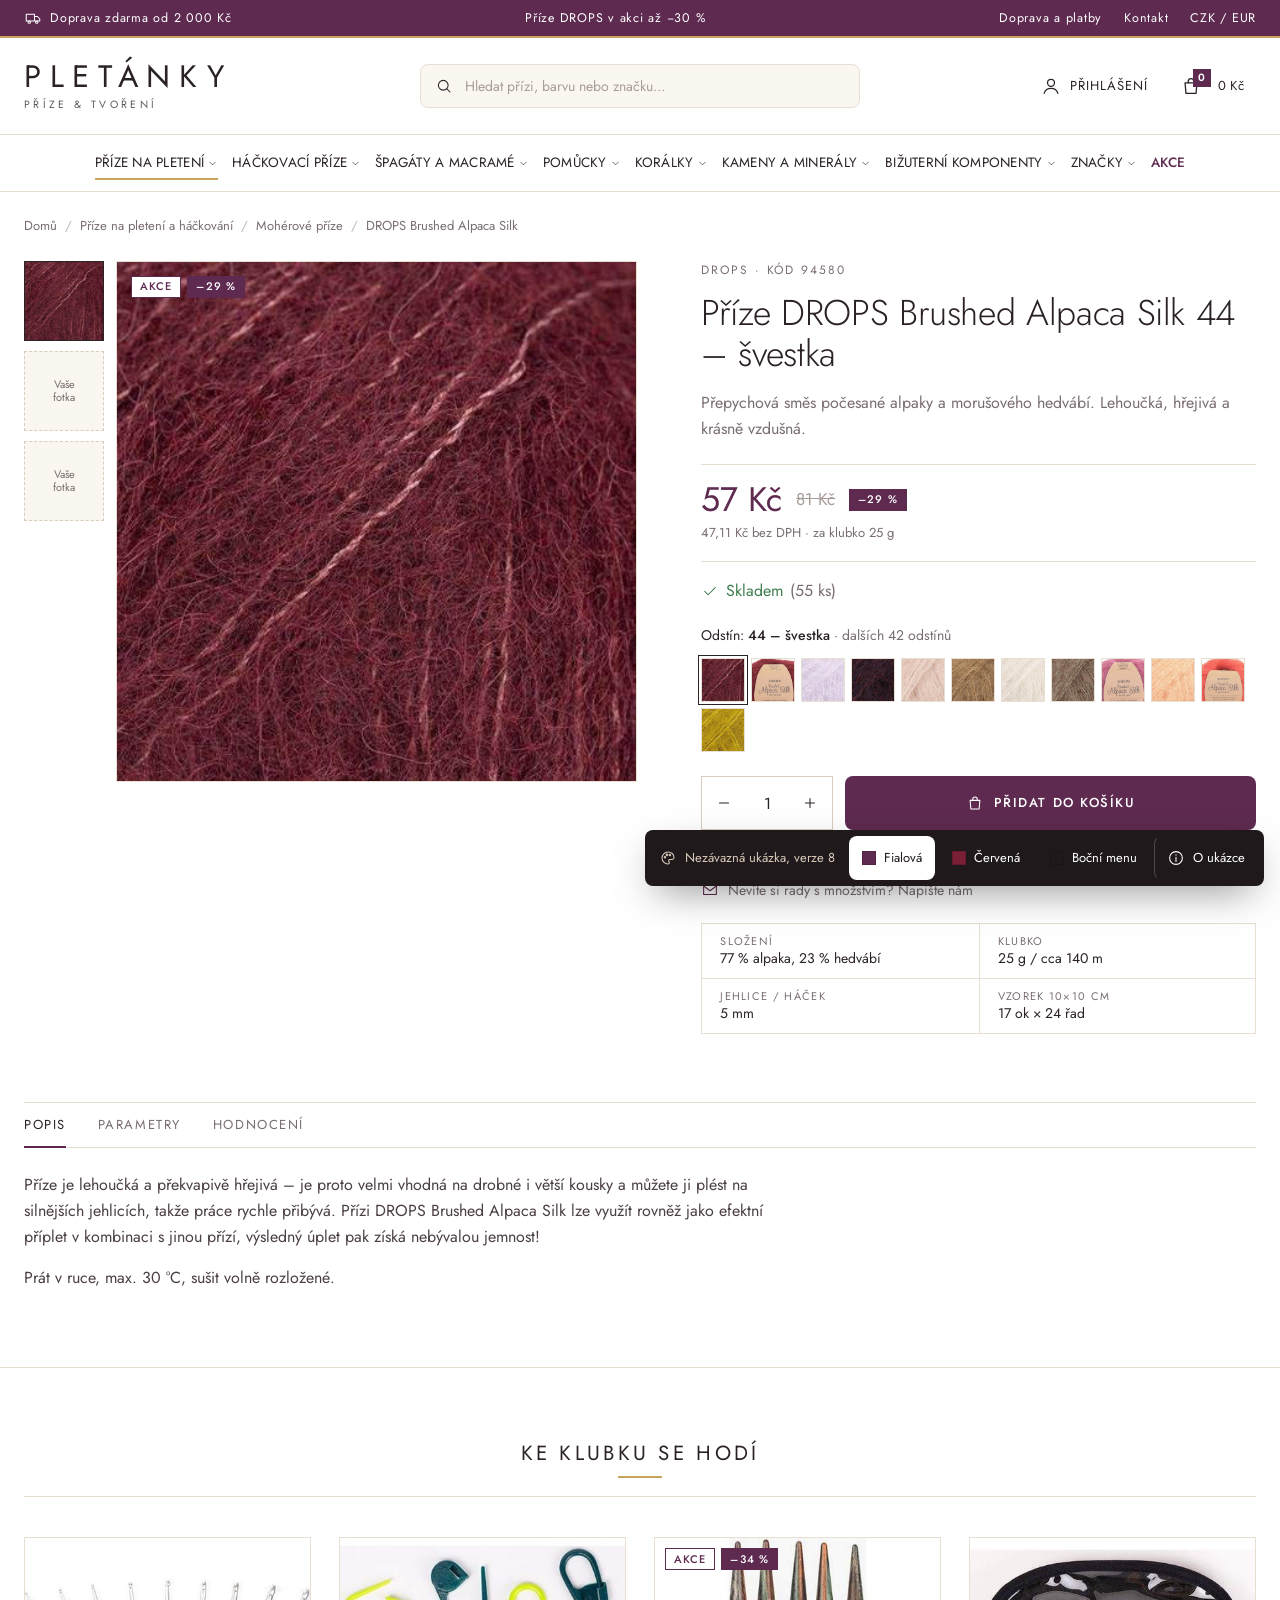
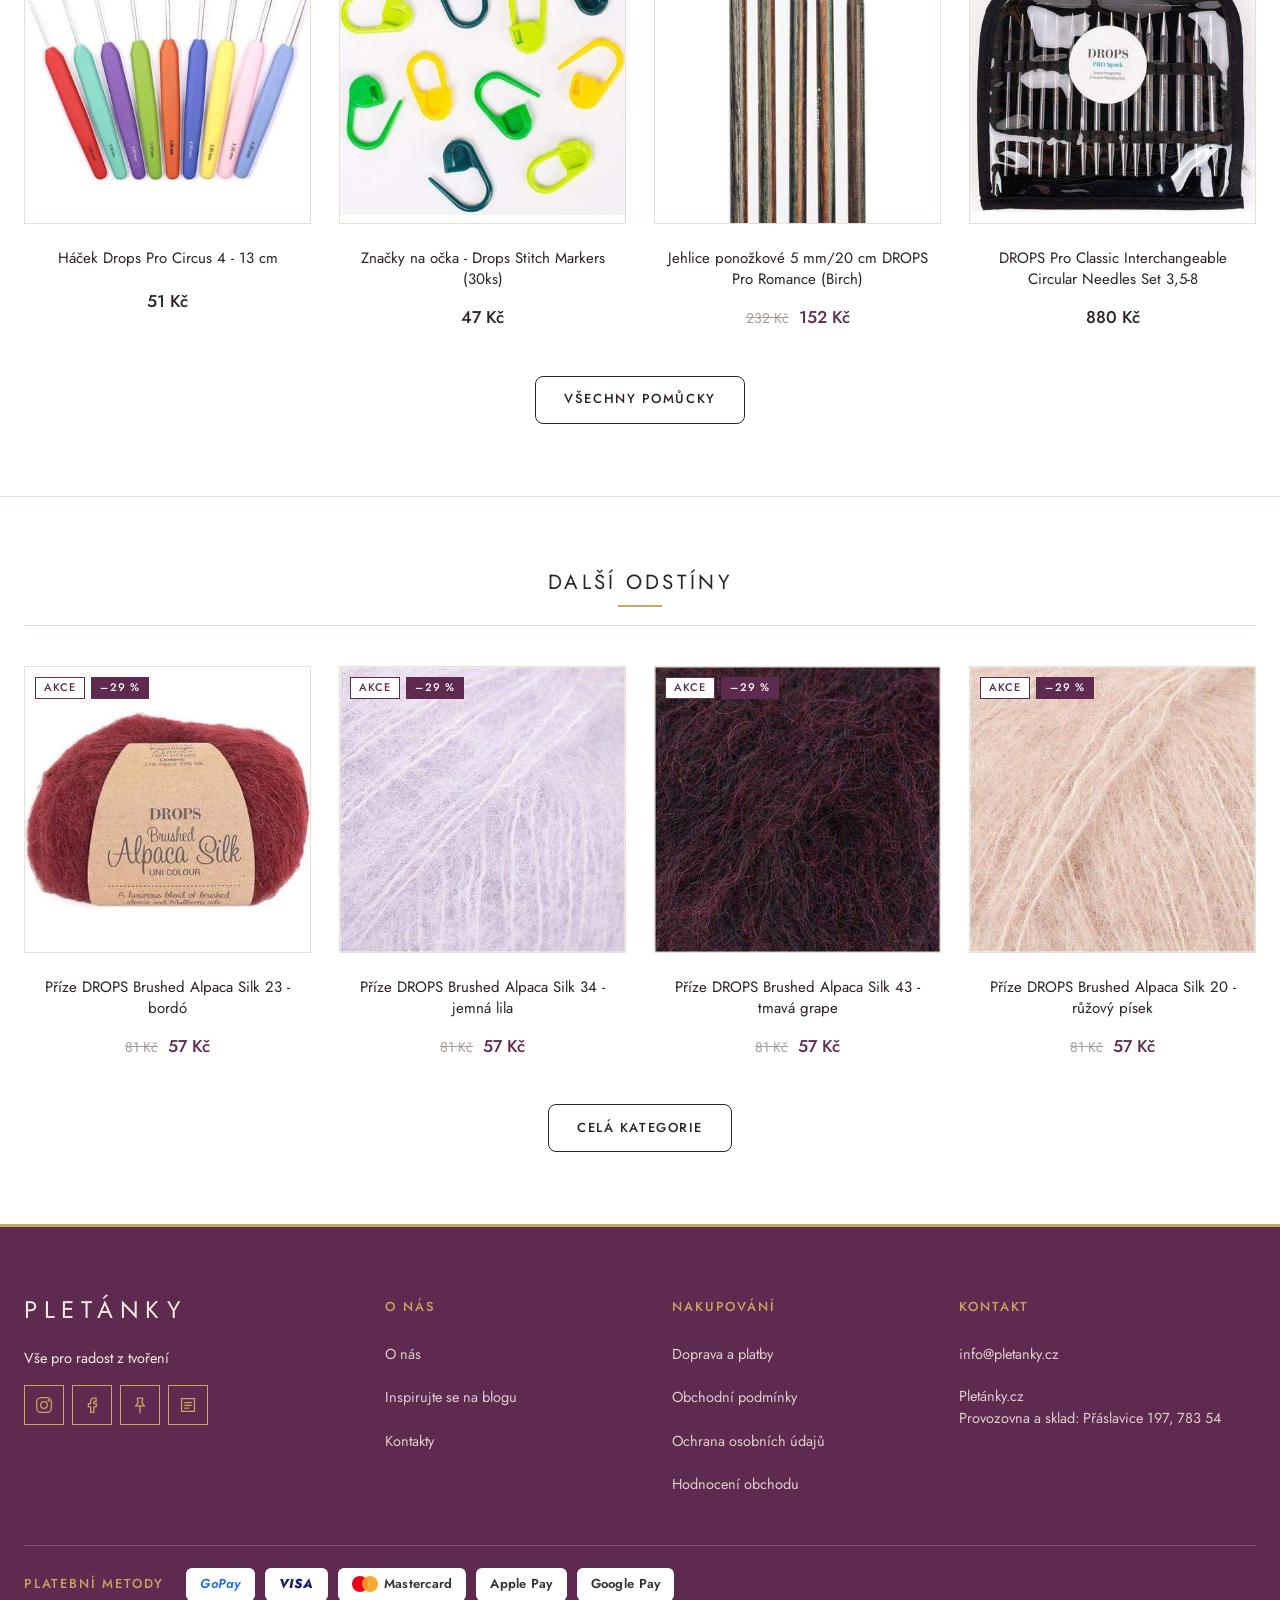
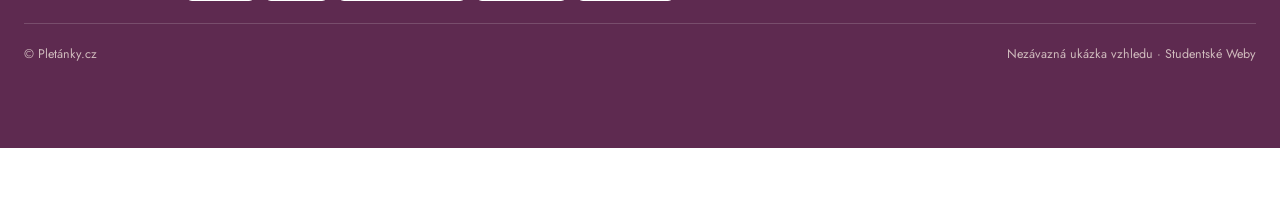
<file: produkt.html>
<!doctype html>
<html lang="cs" data-theme="d">
<head>
<meta charset="utf-8">
<meta name="viewport" content="width=device-width, initial-scale=1">
<meta name="robots" content="noindex, nofollow">
<title>Příze DROPS Brushed Alpaca Silk 44 – švestka – Pletánky.cz | ukázka vzhledu</title>
<meta name="description" content="Nezávazná ukázka vzhledu e-shopu Pletánky.cz">
<meta property="og:image" content="https://webhunter-navrhy.github.io/pletanky-ukazka/img/v2/hero.jpg">
<meta property="og:title" content="Příze DROPS Brushed Alpaca Silk 44 – švestka – Pletánky.cz | ukázka vzhledu">
<script type="application/ld+json">{"@context":"https://schema.org","@type":"Store","name":"Pletánky.cz","url":"https://www.pletanky.cz","description":"Příze, háčkování, macramé, korálky a bižuterní komponenty"}</script>
<script>(function(){var q=new URLSearchParams(location.search).get('barvy'),t=(q==='e'||q==='d')?q:(sessionStorage.getItem('pl-theme')||'d');document.documentElement.setAttribute('data-theme',t)})();if(new URLSearchParams(location.search).has('nahled'))document.documentElement.classList.add('is-preview')</script>
<link rel="preconnect" href="https://fonts.googleapis.com">
<link rel="preconnect" href="https://fonts.gstatic.com" crossorigin>
<link href="https://fonts.googleapis.com/css2?family=Jost:wght@300;400;500;600&display=swap&subset=latin-ext" rel="stylesheet">
<link rel="stylesheet" href="style.css?v=99d7849a">
<script src="main.js?v=018f296c" defer></script>
</head>
<body class="page-pd">
<a class="skip" href="#obsah">Přejít na obsah</a>
<div class="topbar">
  <div class="wrap topbar__in">
    <span><svg class="ico ico--sm" viewBox="0 0 24 24" aria-hidden="true"><path d="M3 7h11v9H3zM14 10h4l3 3v3h-7"/><circle cx="7" cy="17.5" r="1.6"/><circle cx="17" cy="17.5" r="1.6"/></svg> Doprava zdarma od 2&nbsp;000&nbsp;Kč</span>
    <span class="topbar__mid">Příze DROPS v akci až −30&nbsp;%</span>
    <span class="topbar__links"><a href="#">Doprava a platby</a><a href="#">Kontakt</a><a href="#">CZK / EUR</a></span>
  </div>
</div>
<header class="hdr" id="hdr">
  <div class="wrap hdr__in">
    <button class="hdr__burger" type="button" aria-label="Menu" data-menu-open><svg class="ico" viewBox="0 0 24 24" aria-hidden="true"><path d="M4 7h16M4 12h16M4 17h16"/></svg></button>
    <a class="logo" href="index.html" aria-label="Pletánky – úvod">
      <span class="logo__txt">Pletánky</span><small class="logo__sub">příze &amp; tvoření</small>
    </a>
    <form class="search" role="search" onsubmit="return false">
      <svg class="ico ico--sm" viewBox="0 0 24 24" aria-hidden="true"><circle cx="11" cy="11" r="6.5"/><path d="m20 20-4.2-4.2"/></svg>
      <input type="search" placeholder="Hledat přízi, barvu nebo značku…" aria-label="Hledat">
    </form>
    <nav class="hdr__acts" aria-label="Účet a košík">
      <a class="hdr__act" href="#"><svg class="ico" viewBox="0 0 24 24" aria-hidden="true"><circle cx="12" cy="8.5" r="3.8"/><path d="M4.5 20c1.2-3.6 4-5.3 7.5-5.3s6.3 1.7 7.5 5.3"/></svg><span>Přihlášení</span></a>
      <button class="hdr__act cartbtn" type="button" data-cart-open aria-label="Košík">
        <span class="cartbtn__ico"><svg class="ico" viewBox="0 0 24 24" aria-hidden="true"><path d="M5.5 8.5h13l-1 11.5h-11z"/><path d="M9 8.5V7a3 3 0 0 1 6 0v1.5"/></svg><b class="cartbtn__count" data-cart-count>0</b></span>
        <span data-cart-total>0&nbsp;Kč</span>
      </button>
    </nav>
  </div>
  <nav class="nav" aria-label="Kategorie">
    <ul class="wrap nav__ul"><li class="nav__li has-mega"><a class="nav__a is-active" href="kategorie.html">Příze na pletení<svg class="ico ico--xs" viewBox="0 0 24 24" aria-hidden="true"><path d="m6 9 6 6 6-6"/></svg></a><div class="mega" role="region" aria-label="Příze na pletení">
  <div class="mega__in wrap">
    <div class="mega__main"><p class="mega__h">Podle složení</p><div class="mega__tiles"><a class="mega__t" href="kategorie.html"><span class="mega__ti"><img src="img/p/prize-drops-brushed-alpaca-silk-44-svestka.jpg" alt="" loading="lazy"></span><span class="mega__l">Alpaka</span></a><a class="mega__t" href="kategorie.html"><span class="mega__ti"><img src="img/p/prize-drops-andes-uni-colour-0100-smetanova.jpg" alt="" loading="lazy"></span><span class="mega__l">Merino a vlna</span></a><a class="mega__t" href="kategorie.html"><span class="mega__ti"><img src="img/photo/moher.jpg" alt="" loading="lazy"></span><span class="mega__l">Moherové příze</span></a><a class="mega__t" href="kategorie.html"><span class="mega__ti"><img src="img/p/prize-drops-flora-uni-colour-37-ranni-opar.jpg" alt="" loading="lazy"></span><span class="mega__l">Bavlna</span></a><a class="mega__t" href="kategorie.html"><span class="mega__ti"><img src="img/photo/ruzova-klubka.jpg" alt="" loading="lazy"></span><span class="mega__l">Akryl a směsi</span></a></div></div>
    <div class="mega__col"><p class="mega__h">Podle síly příze</p><a href="kategorie.html">A jemné</a><a href="kategorie.html">B slabší</a><a href="kategorie.html">C střední</a><a href="kategorie.html">D silnější</a><a href="kategorie.html">E silné</a><a href="kategorie.html">F velmi silné</a></div>
  </div>
</div></li><li class="nav__li has-mega"><a class="nav__a" href="kategorie.html">Háčkovací příze<svg class="ico ico--xs" viewBox="0 0 24 24" aria-hidden="true"><path d="m6 9 6 6 6-6"/></svg></a><div class="mega" role="region" aria-label="Háčkovací příze">
  <div class="mega__in wrap">
    <div class="mega__main"><p class="mega__h">Druhy</p><div class="mega__tiles"><a class="mega__t" href="kategorie.html"><span class="mega__ti"><img src="img/photo/kordonet.jpg" alt="" loading="lazy"></span><span class="mega__l">Kordonety</span></a><a class="mega__t" href="kategorie.html"><span class="mega__ti"><img src="img/p/prize-moonlight-8220-hneda.jpg" alt="" loading="lazy"></span><span class="mega__l">Moonlight</span></a><a class="mega__t" href="kategorie.html"><span class="mega__ti"><img src="img/p/prize-dolphin-baby-80310-tmavy-cyklamen.jpg" alt="" loading="lazy"></span><span class="mega__l">Bavlna na háčkování</span></a><a class="mega__t" href="kategorie.html"><span class="mega__ti"><img src="img/v2/proj-amigurumi.jpg" alt="" loading="lazy"></span><span class="mega__l">Na amigurumi</span></a></div></div>
    
  </div>
</div></li><li class="nav__li has-mega"><a class="nav__a" href="kategorie.html">Špagáty a macramé<svg class="ico ico--xs" viewBox="0 0 24 24" aria-hidden="true"><path d="m6 9 6 6 6-6"/></svg></a><div class="mega" role="region" aria-label="Špagáty a macramé">
  <div class="mega__in wrap">
    <div class="mega__main"><p class="mega__h">Druhy</p><div class="mega__tiles"><a class="mega__t" href="kategorie.html"><span class="mega__ti"><img src="img/photo/macrame-snura.jpg" alt="" loading="lazy"></span><span class="mega__l">Šňůry a cordy</span></a><a class="mega__t" href="kategorie.html"><span class="mega__ti"><img src="img/p/twisted-macrame-755-zelena.jpg" alt="" loading="lazy"></span><span class="mega__l">Twisted macramé</span></a><a class="mega__t" href="kategorie.html"><span class="mega__ti"><img src="img/p/prize-macrame-cotton-spectrum-1327-bezova-kastanova-tmavy-ty.jpg" alt="" loading="lazy"></span><span class="mega__l">Macramé bavlna</span></a></div></div>
    
  </div>
</div></li><li class="nav__li has-mega"><a class="nav__a" href="kategorie.html">Pomůcky<svg class="ico ico--xs" viewBox="0 0 24 24" aria-hidden="true"><path d="m6 9 6 6 6-6"/></svg></a><div class="mega" role="region" aria-label="Pomůcky">
  <div class="mega__in wrap">
    <div class="mega__main"><p class="mega__h">Druhy</p><div class="mega__tiles"><a class="mega__t" href="kategorie.html"><span class="mega__ti"><img src="img/photo/jehlice.jpg" alt="" loading="lazy"></span><span class="mega__l">Jehlice</span></a><a class="mega__t" href="kategorie.html"><span class="mega__ti"><img src="img/p/hacek-drops-pro-circus-4-13-cm.jpg" alt="" loading="lazy"></span><span class="mega__l">Háčky</span></a><a class="mega__t" href="kategorie.html"><span class="mega__ti"><img src="img/p/znacky-na-ocka-drops-stitch-markers-30ks.jpg" alt="" loading="lazy"></span><span class="mega__l">Značky na očka</span></a><a class="mega__t" href="kategorie.html"><span class="mega__ti"><img src="img/p/drops-pro-classic-interchangeable-circular-needles-set-3-5-8.jpg" alt="" loading="lazy"></span><span class="mega__l">Sady jehlic</span></a></div></div>
    
  </div>
</div></li><li class="nav__li has-mega"><a class="nav__a" href="kategorie.html">Korálky<svg class="ico ico--xs" viewBox="0 0 24 24" aria-hidden="true"><path d="m6 9 6 6 6-6"/></svg></a><div class="mega" role="region" aria-label="Korálky">
  <div class="mega__in wrap">
    <div class="mega__main"><p class="mega__h">Druhy</p><div class="mega__tiles"><a class="mega__t" href="kategorie.html"><span class="mega__ti"><img src="img/photo/koralky.jpg" alt="" loading="lazy"></span><span class="mega__l">Ohňovky</span></a><a class="mega__t" href="kategorie.html"><span class="mega__ti"><img src="img/photo/koralky.jpg" alt="" loading="lazy"></span><span class="mega__l">Mačkané</span></a><a class="mega__t" href="kategorie.html"><span class="mega__ti"><img src="img/photo/koralky.jpg" alt="" loading="lazy"></span><span class="mega__l">Dřevěné</span></a></div></div>
    
  </div>
</div></li><li class="nav__li has-mega"><a class="nav__a" href="kategorie.html">Kameny a minerály<svg class="ico ico--xs" viewBox="0 0 24 24" aria-hidden="true"><path d="m6 9 6 6 6-6"/></svg></a><div class="mega" role="region" aria-label="Kameny a minerály">
  <div class="mega__in wrap">
    <div class="mega__main"><p class="mega__h">Druhy</p><div class="mega__tiles"><a class="mega__t" href="kategorie.html"><span class="mega__ti"><img src="img/p/ametyst-kulicka-fazetovana-6mm.jpg" alt="" loading="lazy"></span><span class="mega__l">Ametyst</span></a><a class="mega__t" href="kategorie.html"><span class="mega__ti"><img src="img/photo/kameny.jpg" alt="" loading="lazy"></span><span class="mega__l">Achát</span></a><a class="mega__t" href="kategorie.html"><span class="mega__ti"><img src="img/photo/kameny.jpg" alt="" loading="lazy"></span><span class="mega__l">Všechny kameny</span></a></div></div>
    
  </div>
</div></li><li class="nav__li has-mega"><a class="nav__a" href="kategorie.html">Bižuterní komponenty<svg class="ico ico--xs" viewBox="0 0 24 24" aria-hidden="true"><path d="m6 9 6 6 6-6"/></svg></a><div class="mega" role="region" aria-label="Bižuterní komponenty">
  <div class="mega__in wrap">
    <div class="mega__main"><p class="mega__h">Druhy</p><div class="mega__tiles"><a class="mega__t" href="kategorie.html"><span class="mega__ti"><img src="img/photo/komponenty.jpg" alt="" loading="lazy"></span><span class="mega__l">Kaplíky</span></a><a class="mega__t" href="kategorie.html"><span class="mega__ti"><img src="img/photo/komponenty.jpg" alt="" loading="lazy"></span><span class="mega__l">Kaloty</span></a><a class="mega__t" href="kategorie.html"><span class="mega__ti"><img src="img/photo/komponenty.jpg" alt="" loading="lazy"></span><span class="mega__l">Zapínání</span></a></div></div>
    
  </div>
</div></li><li class="nav__li has-mega"><a class="nav__a" href="kategorie.html">Značky<svg class="ico ico--xs" viewBox="0 0 24 24" aria-hidden="true"><path d="m6 9 6 6 6-6"/></svg></a><div class="mega" role="region" aria-label="Značky">
  <div class="mega__in wrap">
    <div class="mega__main"><p class="mega__h">Značky</p><div class="mega__tiles"><a class="mega__t" href="kategorie.html"><span class="mega__ti"><img src="img/p/prize-drops-brushed-alpaca-silk-23-bordo.jpg" alt="" loading="lazy"></span><span class="mega__l">DROPS</span></a><a class="mega__t" href="kategorie.html"><span class="mega__ti"><img src="img/p/alize-puffy-310-bezova.jpg" alt="" loading="lazy"></span><span class="mega__l">Alize</span></a><a class="mega__t" href="kategorie.html"><span class="mega__ti"><img src="img/p/prize-dolphin-baby-80310-tmavy-cyklamen.jpg" alt="" loading="lazy"></span><span class="mega__l">YarnArt</span></a><a class="mega__t" href="kategorie.html"><span class="mega__ti"><img src="img/photo/ruzova-klubka.jpg" alt="" loading="lazy"></span><span class="mega__l">Himalaya</span></a><a class="mega__t" href="kategorie.html"><span class="mega__ti"><img src="img/photo/klubko.jpg" alt="" loading="lazy"></span><span class="mega__l">Pletánky</span></a></div></div>
    <div class="mega__col"><p class="mega__h">DROPS příze</p><a href="kategorie.html">Brushed Alpaca Silk</a><a href="kategorie.html">Sky</a><a href="kategorie.html">Melody</a><a href="kategorie.html">Air</a><a href="kategorie.html">Flora</a><a href="kategorie.html">Soft Tweed</a><a href="kategorie.html">Nepal</a><a href="kategorie.html">Alpaca</a><a href="kategorie.html">Andes</a></div>
  </div>
</div></li><li class="nav__li"><a class="nav__a nav__a--akce" href="kategorie.html">Akce</a></li></ul>
  </nav>
</header>
<main id="obsah">

<section class="pd">
  <div class="wrap">
    <nav class="crumbs" aria-label="Drobečková navigace"><a href="index.html">Domů</a><i>/</i><a href="kategorie.html">Příze na pletení a háčkování</a><i>/</i><a href="kategorie.html">Mohérové příze</a><i>/</i><a href="kategorie.html">DROPS Brushed Alpaca Silk</a></nav>
    <div class="pd__in">
      <div class="pd__gal">
        <div class="pd__main"><span class="pc__flags"><span class="flag">Akce</span><span class="flag flag--sleva">–29 %</span></span><img src="img/p/svestka-velka.jpg" alt="Příze DROPS Brushed Alpaca Silk 44 – švestka"></div>
        <div class="pd__thumbs"><button class="is-on" type="button"><img src="img/p/svestka-velka.jpg" alt=""></button><span class="pd__ph">Vaše<br>fotka</span><span class="pd__ph">Vaše<br>fotka</span></div>
      </div>
      <div class="pd__info">
        <p class="pd__brand">DROPS · Kód 94580</p>
        <h1 class="h1 h1--pd">Příze DROPS Brushed Alpaca Silk 44 – švestka</h1>
        <p class="pd__lead">Přepychová směs počesané alpaky a morušového hedvábí. Lehoučká, hřejivá a krásně vzdušná.</p>
        <div class="pd__price"><b>57&nbsp;Kč</b><s>81&nbsp;Kč</s><span class="flag flag--sleva">–29 %</span><small>47,11 Kč bez DPH · za klubko 25 g</small></div>
        <p class="pd__av"><svg class="ico ico--sm" viewBox="0 0 24 24" aria-hidden="true"><path d="m5 12.5 4.5 4.5L19 7.5"/></svg> Skladem <span>(55 ks)</span></p>
        <div class="pd__swh"><p>Odstín: <b>44 – švestka</b> <span>· dalších 42 odstínů</span></p><div class="pswatches"><a class="pswatch is-on" href="produkt.html" title="44 - švestka"><img src="img/p/prize-drops-brushed-alpaca-silk-44-svestka.jpg" alt=""></a><a class="pswatch" href="produkt.html" title="23 - bordó"><img src="img/p/prize-drops-brushed-alpaca-silk-23-bordo.jpg" alt=""></a><a class="pswatch" href="produkt.html" title="34 - jemná lila"><img src="img/p/prize-drops-brushed-alpaca-silk-34-jemna-lila.jpg" alt=""></a><a class="pswatch" href="produkt.html" title="43 - tmavá grape"><img src="img/p/prize-drops-brushed-alpaca-silk-43-tmava-grape.jpg" alt=""></a><a class="pswatch" href="produkt.html" title="20 - růžový písek"><img src="img/p/prize-drops-brushed-alpaca-silk-20-ruzovy-pisek.jpg" alt=""></a><a class="pswatch" href="produkt.html" title="36 - mandlová"><img src="img/p/prize-drops-brushed-alpaca-silk-36-mandlova.jpg" alt=""></a><a class="pswatch" href="produkt.html" title="40 - marcipán"><img src="img/p/prize-drops-brushed-alpaca-silk-40-marcipan.jpg" alt=""></a><a class="pswatch" href="produkt.html" title="05 - béžová"><img src="img/p/prize-drops-brushed-alpaca-silk-05-bezova.jpg" alt=""></a><a class="pswatch" href="produkt.html" title="08 – vřesová"><img src="img/p/prize-drops-brushed-alpaca-silk-08-vresova.jpg" alt=""></a><a class="pswatch" href="produkt.html" title="37 - jemná meruňková"><img src="img/p/prize-drops-brushed-alpaca-silk-37-jemna-merunkova.jpg" alt=""></a><a class="pswatch" href="produkt.html" title="06 - korálová"><img src="img/p/prize-drops-brushed-alpaca-silk-06-koralova.jpg" alt=""></a><a class="pswatch" href="produkt.html" title="41 - pšeničné pole"><img src="img/p/prize-drops-brushed-alpaca-silk-41-psenicne-pole.jpg" alt=""></a></div></div>
        <div class="pd__buy">
          <div class="qty"><button type="button" data-qty="-1" aria-label="Méně"><svg class="ico ico--sm" viewBox="0 0 24 24" aria-hidden="true"><path d="M6 12h12"/></svg></button><input type="number" value="1" min="1" aria-label="Množství" data-qty-input><button type="button" data-qty="1" aria-label="Více"><svg class="ico ico--sm" viewBox="0 0 24 24" aria-hidden="true"><path d="M12 6v12M6 12h12"/></svg></button></div>
          <button class="btn btn--cart btn--buy" type="button" data-add data-name="Příze DROPS Brushed Alpaca Silk 44 - švestka" data-price="57" data-img="img/p/prize-drops-brushed-alpaca-silk-44-svestka.jpg" data-qty-from><svg class="ico ico--sm" viewBox="0 0 24 24" aria-hidden="true"><path d="M5.5 8.5h13l-1 11.5h-11z"/><path d="M9 8.5V7a3 3 0 0 1 6 0v1.5"/></svg> Přidat do košíku</button>
        </div>
        <ul class="pd__usp">
          <li><svg class="ico ico--sm" viewBox="0 0 24 24" aria-hidden="true"><path d="M3 7h11v9H3zM14 10h4l3 3v3h-7"/><circle cx="7" cy="17.5" r="1.6"/><circle cx="17" cy="17.5" r="1.6"/></svg> Doprava zdarma od 2&nbsp;000&nbsp;Kč</li>
          <li><svg class="ico ico--sm" viewBox="0 0 24 24" aria-hidden="true"><rect x="3.5" y="6" width="17" height="12"/><path d="m4 7 8 6 8-6"/></svg> Nevíte si rady s množstvím? Napište nám</li>
        </ul>
        <dl class="specs specs--pd">
          <div><dt>Složení</dt><dd>77 % alpaka, 23 % hedvábí</dd></div>
          <div><dt>Klubko</dt><dd>25 g / cca 140 m</dd></div>
          <div><dt>Jehlice / háček</dt><dd>5 mm</dd></div>
          <div><dt>Vzorek 10×10 cm</dt><dd>17 ok × 24 řad</dd></div>
        </dl>
      </div>
    </div>
  </div>
</section>

<section class="sec sec--tight">
  <div class="wrap">
    <div class="tabs" data-tabs>
      <div class="tabs__nav" role="tablist"><button class="is-on" type="button" data-tab>Popis</button><button type="button" data-tab>Parametry</button><button type="button" data-tab>Hodnocení</button></div>
      <div class="tabs__panel is-on">
        <p>Příze je lehoučká a překvapivě hřejivá – je proto velmi vhodná na drobné i větší kousky a můžete ji plést na silnějších jehlicích, takže práce rychle přibývá. Přízi DROPS Brushed Alpaca Silk lze využít rovněž jako efektní příplet v kombinaci s jinou přízí, výsledný úplet pak získá nebývalou jemnost!</p>
        <p>Prát v ruce, max. 30 °C, sušit volně rozložené.</p>
      </div>
      <div class="tabs__panel"><table class="ptable"><tr><th>Kategorie</th><td>DROPS Brushed Alpaca Silk</td></tr><tr><th>Složení</th><td>77 % alpaka, 23 % hedvábí</td></tr><tr><th>Skupina přízí</th><td>C (16–19 ok) / 10 ply / aran / worsted</td></tr><tr><th>Hmotnost / návin</th><td>25 g / 140 m</td></tr><tr><th>Velikost jehlic</th><td>5</td></tr><tr><th>Velikost háčku</th><td>5</td></tr><tr><th>Barva</th><td>červená</td></tr></table></div>
      <div class="tabs__panel"><p class="muted">Produkt zatím nikdo nehodnotil. Buďte první!</p></div>
    </div>
  </div>
</section>

<section class="sec">
  <div class="wrap">
    <div class="sh"><h2 class="h2">Ke klubku se hodí</h2></div>
    <div class="pgrid"><article class="pc">
  <div class="pc__box">
    <a class="pc__img" href="produkt.html">
      <span class="pc__flags"></span>
      <img src="img/p/hacek-drops-pro-circus-4-13-cm.jpg" alt="Háček Drops Pro Circus 4 - 13 cm" loading="lazy" width="720" height="720">
    </a>
    <a class="pc__name" href="produkt.html">Háček Drops Pro Circus 4 - 13 cm</a>
    <p class="pc__price"><b>51&nbsp;Kč</b></p>
    <div class="pc__more">
      <p class="pc__lead">Hliníkový háček, délka 13 cm</p><dl class="pc__specs"><div><dt>Velikost</dt><dd>4 mm</dd></div></dl>
      <p class="pc__av"><svg class="ico ico--xs" viewBox="0 0 24 24" aria-hidden="true"><path d="m5 12.5 4.5 4.5L19 7.5"/></svg> Skladem (12 ks)</p>
      <button class="btn btn--cart btn--full" type="button" data-add data-name="Háček Drops Pro Circus 4 - 13 cm" data-price="51.0" data-img="img/p/hacek-drops-pro-circus-4-13-cm.jpg"><svg class="ico ico--sm" viewBox="0 0 24 24" aria-hidden="true"><path d="M5.5 8.5h13l-1 11.5h-11z"/><path d="M9 8.5V7a3 3 0 0 1 6 0v1.5"/></svg><span>Do košíku</span></button>
    </div>
  </div>
</article><article class="pc">
  <div class="pc__box">
    <a class="pc__img" href="produkt.html">
      <span class="pc__flags"></span>
      <img src="img/p/znacky-na-ocka-drops-stitch-markers-30ks.jpg" alt="Značky na očka - Drops Stitch Markers (30ks)" loading="lazy" width="720" height="720">
    </a>
    <a class="pc__name" href="produkt.html">Značky na očka - Drops Stitch Markers (30ks)</a>
    <p class="pc__price"><b>47&nbsp;Kč</b></p>
    <div class="pc__more">
      <p class="pc__lead">Plastové zavírací sponky pro označení řad či oček</p><dl class="pc__specs"><div><dt>Balení</dt><dd>30 ks</dd></div></dl>
      <p class="pc__av"><svg class="ico ico--xs" viewBox="0 0 24 24" aria-hidden="true"><path d="m5 12.5 4.5 4.5L19 7.5"/></svg> Skladem (13 balení)</p>
      <button class="btn btn--cart btn--full" type="button" data-add data-name="Značky na očka - Drops Stitch Markers (30ks)" data-price="47.0" data-img="img/p/znacky-na-ocka-drops-stitch-markers-30ks.jpg"><svg class="ico ico--sm" viewBox="0 0 24 24" aria-hidden="true"><path d="M5.5 8.5h13l-1 11.5h-11z"/><path d="M9 8.5V7a3 3 0 0 1 6 0v1.5"/></svg><span>Do košíku</span></button>
    </div>
  </div>
</article><article class="pc">
  <div class="pc__box">
    <a class="pc__img" href="produkt.html">
      <span class="pc__flags"><span class="flag">Akce</span><span class="flag flag--sleva">–34 %</span></span>
      <img src="img/p/jehlice-ponozkove-5-mm-20-cmdrops-pro-romance-birch.jpg" alt="Jehlice ponožkové 5 mm/20 cm DROPS Pro Romance (Birch)" loading="lazy" width="720" height="720">
    </a>
    <a class="pc__name" href="produkt.html">Jehlice ponožkové 5 mm/20 cm DROPS Pro Romance (Birch)</a>
    <p class="pc__price"><s>232&nbsp;Kč</s><b>152&nbsp;Kč</b></p>
    <div class="pc__more">
      <p class="pc__lead">Hladké a lehké ponožkové jehlice z březového dřeva</p><dl class="pc__specs"><div><dt>Velikost</dt><dd>5 mm</dd></div><div><dt>Délka</dt><dd>20 cm</dd></div><div><dt>Balení</dt><dd>5 ks</dd></div></dl>
      <p class="pc__av"><svg class="ico ico--xs" viewBox="0 0 24 24" aria-hidden="true"><path d="m5 12.5 4.5 4.5L19 7.5"/></svg> Skladem (3 balení)</p>
      <button class="btn btn--cart btn--full" type="button" data-add data-name="Jehlice ponožkové 5 mm/20 cm DROPS Pro Romance (Birch)" data-price="152.0" data-img="img/p/jehlice-ponozkove-5-mm-20-cmdrops-pro-romance-birch.jpg"><svg class="ico ico--sm" viewBox="0 0 24 24" aria-hidden="true"><path d="M5.5 8.5h13l-1 11.5h-11z"/><path d="M9 8.5V7a3 3 0 0 1 6 0v1.5"/></svg><span>Do košíku</span></button>
    </div>
  </div>
</article><article class="pc">
  <div class="pc__box">
    <a class="pc__img" href="produkt.html">
      <span class="pc__flags"></span>
      <img src="img/p/drops-pro-classic-interchangeable-circular-needles-set-3-5-8.jpg" alt="DROPS Pro Classic Interchangeable Circular Needles Set 3,5-8" loading="lazy" width="720" height="720">
    </a>
    <a class="pc__name" href="produkt.html">DROPS Pro Classic Interchangeable Circular Needles Set 3,5-8</a>
    <p class="pc__price"><b>880&nbsp;Kč</b></p>
    <div class="pc__more">
      <p class="pc__lead">8 párů kruhových jehlic a 4 připojovací lanka</p><dl class="pc__specs"><div><dt>Velikosti</dt><dd>3,5–8 mm</dd></div></dl>
      <p class="pc__av"><svg class="ico ico--xs" viewBox="0 0 24 24" aria-hidden="true"><path d="m5 12.5 4.5 4.5L19 7.5"/></svg> Skladem (18 sada)</p>
      <button class="btn btn--cart btn--full" type="button" data-add data-name="DROPS Pro Classic Interchangeable Circular Needles Set 3,5-8" data-price="880.0" data-img="img/p/drops-pro-classic-interchangeable-circular-needles-set-3-5-8.jpg"><svg class="ico ico--sm" viewBox="0 0 24 24" aria-hidden="true"><path d="M5.5 8.5h13l-1 11.5h-11z"/><path d="M9 8.5V7a3 3 0 0 1 6 0v1.5"/></svg><span>Do košíku</span></button>
    </div>
  </div>
</article></div>
    <p class="sec__more"><a class="btn btn--line" href="kategorie.html">Všechny pomůcky</a></p>
  </div>
</section>
<section class="sec">
  <div class="wrap">
    <div class="sh"><h2 class="h2">Další odstíny</h2></div>
    <div class="pgrid"><article class="pc">
  <div class="pc__box">
    <a class="pc__img" href="produkt.html">
      <span class="pc__flags"><span class="flag">Akce</span><span class="flag flag--sleva">–29 %</span></span>
      <img src="img/p/prize-drops-brushed-alpaca-silk-23-bordo.jpg" alt="Příze DROPS Brushed Alpaca Silk 23 - bordó" loading="lazy" width="720" height="720">
    </a>
    <a class="pc__name" href="produkt.html">Příze DROPS Brushed Alpaca Silk 23 - bordó</a>
    <p class="pc__price"><s>81&nbsp;Kč</s><b>57&nbsp;Kč</b></p>
    <div class="pc__more">
      <p class="pc__lead">Přepychová směs počesané alpaky a morušového hedvábí</p><dl class="pc__specs"><div><dt>Složení</dt><dd>77 % alpaka, 23 % hedvábí</dd></div><div><dt>Váha / návin</dt><dd>25 g = cca 140 metrů</dd></div><div><dt>Jehlice</dt><dd>5 mm</dd></div></dl>
      <p class="pc__av"><svg class="ico ico--xs" viewBox="0 0 24 24" aria-hidden="true"><path d="m5 12.5 4.5 4.5L19 7.5"/></svg> Skladem</p>
      <button class="btn btn--cart btn--full" type="button" data-add data-name="Příze DROPS Brushed Alpaca Silk 23 - bordó" data-price="57.0" data-img="img/p/prize-drops-brushed-alpaca-silk-23-bordo.jpg"><svg class="ico ico--sm" viewBox="0 0 24 24" aria-hidden="true"><path d="M5.5 8.5h13l-1 11.5h-11z"/><path d="M9 8.5V7a3 3 0 0 1 6 0v1.5"/></svg><span>Do košíku</span></button>
    </div>
  </div>
</article><article class="pc">
  <div class="pc__box">
    <a class="pc__img" href="produkt.html">
      <span class="pc__flags"><span class="flag">Akce</span><span class="flag flag--sleva">–29 %</span></span>
      <img src="img/p/prize-drops-brushed-alpaca-silk-34-jemna-lila.jpg" alt="Příze DROPS Brushed Alpaca Silk 34 - jemná lila" loading="lazy" width="720" height="720">
    </a>
    <a class="pc__name" href="produkt.html">Příze DROPS Brushed Alpaca Silk 34 - jemná lila</a>
    <p class="pc__price"><s>81&nbsp;Kč</s><b>57&nbsp;Kč</b></p>
    <div class="pc__more">
      <p class="pc__lead">Přepychová směs počesané alpaky a morušového hedvábí</p><dl class="pc__specs"><div><dt>Složení</dt><dd>77 % alpaka, 23 % hedvábí</dd></div><div><dt>Váha / návin</dt><dd>25 g = cca 140 metrů</dd></div><div><dt>Jehlice</dt><dd>5 mm</dd></div></dl>
      <p class="pc__av"><svg class="ico ico--xs" viewBox="0 0 24 24" aria-hidden="true"><path d="m5 12.5 4.5 4.5L19 7.5"/></svg> Skladem</p>
      <button class="btn btn--cart btn--full" type="button" data-add data-name="Příze DROPS Brushed Alpaca Silk 34 - jemná lila" data-price="57.0" data-img="img/p/prize-drops-brushed-alpaca-silk-34-jemna-lila.jpg"><svg class="ico ico--sm" viewBox="0 0 24 24" aria-hidden="true"><path d="M5.5 8.5h13l-1 11.5h-11z"/><path d="M9 8.5V7a3 3 0 0 1 6 0v1.5"/></svg><span>Do košíku</span></button>
    </div>
  </div>
</article><article class="pc">
  <div class="pc__box">
    <a class="pc__img" href="produkt.html">
      <span class="pc__flags"><span class="flag">Akce</span><span class="flag flag--sleva">–29 %</span></span>
      <img src="img/p/prize-drops-brushed-alpaca-silk-43-tmava-grape.jpg" alt="Příze DROPS Brushed Alpaca Silk 43 - tmavá grape" loading="lazy" width="720" height="720">
    </a>
    <a class="pc__name" href="produkt.html">Příze DROPS Brushed Alpaca Silk 43 - tmavá grape</a>
    <p class="pc__price"><s>81&nbsp;Kč</s><b>57&nbsp;Kč</b></p>
    <div class="pc__more">
      <p class="pc__lead">Přepychová směs počesané alpaky a morušového hedvábí</p><dl class="pc__specs"><div><dt>Složení</dt><dd>77 % alpaka, 23 % hedvábí</dd></div><div><dt>Váha / návin</dt><dd>25 g = cca 140 metrů</dd></div><div><dt>Jehlice</dt><dd>5 mm</dd></div></dl>
      <p class="pc__av"><svg class="ico ico--xs" viewBox="0 0 24 24" aria-hidden="true"><path d="m5 12.5 4.5 4.5L19 7.5"/></svg> Skladem</p>
      <button class="btn btn--cart btn--full" type="button" data-add data-name="Příze DROPS Brushed Alpaca Silk 43 - tmavá grape" data-price="57.0" data-img="img/p/prize-drops-brushed-alpaca-silk-43-tmava-grape.jpg"><svg class="ico ico--sm" viewBox="0 0 24 24" aria-hidden="true"><path d="M5.5 8.5h13l-1 11.5h-11z"/><path d="M9 8.5V7a3 3 0 0 1 6 0v1.5"/></svg><span>Do košíku</span></button>
    </div>
  </div>
</article><article class="pc">
  <div class="pc__box">
    <a class="pc__img" href="produkt.html">
      <span class="pc__flags"><span class="flag">Akce</span><span class="flag flag--sleva">–29 %</span></span>
      <img src="img/p/prize-drops-brushed-alpaca-silk-20-ruzovy-pisek.jpg" alt="Příze DROPS Brushed Alpaca Silk 20 - růžový písek" loading="lazy" width="720" height="720">
    </a>
    <a class="pc__name" href="produkt.html">Příze DROPS Brushed Alpaca Silk 20 - růžový písek</a>
    <p class="pc__price"><s>81&nbsp;Kč</s><b>57&nbsp;Kč</b></p>
    <div class="pc__more">
      <p class="pc__lead">Přepychová směs počesané alpaky a morušového hedvábí</p><dl class="pc__specs"><div><dt>Složení</dt><dd>77 % alpaka, 23 % hedvábí</dd></div><div><dt>Váha / návin</dt><dd>25 g = cca 140 metrů</dd></div><div><dt>Jehlice</dt><dd>5 mm</dd></div></dl>
      <p class="pc__av"><svg class="ico ico--xs" viewBox="0 0 24 24" aria-hidden="true"><path d="m5 12.5 4.5 4.5L19 7.5"/></svg> Skladem</p>
      <button class="btn btn--cart btn--full" type="button" data-add data-name="Příze DROPS Brushed Alpaca Silk 20 - růžový písek" data-price="57.0" data-img="img/p/prize-drops-brushed-alpaca-silk-20-ruzovy-pisek.jpg"><svg class="ico ico--sm" viewBox="0 0 24 24" aria-hidden="true"><path d="M5.5 8.5h13l-1 11.5h-11z"/><path d="M9 8.5V7a3 3 0 0 1 6 0v1.5"/></svg><span>Do košíku</span></button>
    </div>
  </div>
</article></div>
    <p class="sec__more"><a class="btn btn--line" href="kategorie.html">Celá kategorie</a></p>
  </div>
</section>

</main>
<footer class="ftr">
  <div class="wrap ftr__grid">
    <div class="ftr__brand">
      <span class="logo__txt">Pletánky</span>
      <p>Vše pro radost z tvoření</p>
      <p class="ftr__soc"><a href="#" aria-label="Instagram"><svg class="ico" viewBox="0 0 24 24" aria-hidden="true"><rect x="4" y="4" width="16" height="16" rx="5"/><circle cx="12" cy="12" r="3.6"/><circle cx="17" cy="7" r=".6"/></svg></a><a href="#" aria-label="Facebook"><svg class="ico" viewBox="0 0 24 24" aria-hidden="true"><path d="M14 8h2.5V4.5H14A3.5 3.5 0 0 0 10.5 8v2.5H8V14h2.5v6H14v-6h2.5l.5-3.5h-3V8.5c0-.3.2-.5.5-.5z"/></svg></a><a href="#" aria-label="Pinterest"><svg class="ico" viewBox="0 0 24 24" aria-hidden="true"><path d="M12 20.5v-7M9 4.5h6l-1 5 3 3.5H7l3-3.5z"/></svg></a><a href="#" aria-label="Blog"><svg class="ico" viewBox="0 0 24 24" aria-hidden="true"><path d="M5 5h14v14H5zM8.5 9.5h7M8.5 12.5h7M8.5 15.5h4"/></svg></a></p>
    </div>
    <div><p class="ftr__h">O nás</p><a href="#">O nás</a><a href="#">Inspirujte se na blogu</a><a href="#">Kontakty</a></div>
    <div><p class="ftr__h">Nakupování</p><a href="#">Doprava a platby</a><a href="#">Obchodní podmínky</a><a href="#">Ochrana osobních údajů</a><a href="#">Hodnocení obchodu</a></div>
    <div class="ftr__contact"><p class="ftr__h">Kontakt</p><a href="#">info@pletanky.cz</a><span>Pletánky.cz<br>Provozovna a sklad: Přáslavice 197, 783 54</span></div>
  </div>
  <div class="wrap ftr__pay"><span class="ftr__h">Platební metody</span><ul class="payl"><li class="pay pay--gopay">GoPay</li><li class="pay pay--visa">VISA</li><li class="pay pay--mc"><i></i><i></i>Mastercard</li><li class="pay">Apple Pay</li><li class="pay">Google Pay</li></ul></div>
  <div class="wrap ftr__bottom"><span>© Pletánky.cz</span><span>Nezávazná ukázka vzhledu · Studentské Weby</span></div>
</footer>
<div class="drawer drawer--menu" data-menu aria-hidden="true">
  <div class="drawer__panel">
    <div class="drawer__head"><span class="logo__txt">Pletánky</span><button type="button" data-menu-close aria-label="Zavřít"><svg class="ico" viewBox="0 0 24 24" aria-hidden="true"><path d="m6 6 12 12M18 6 6 18"/></svg></button></div>
    <nav class="mmenu"><a href="kategorie.html">Příze na pletení<svg class="ico ico--sm" viewBox="0 0 24 24" aria-hidden="true"><path d="m9 6 6 6-6 6"/></svg></a><a href="kategorie.html">Háčkovací příze<svg class="ico ico--sm" viewBox="0 0 24 24" aria-hidden="true"><path d="m9 6 6 6-6 6"/></svg></a><a href="kategorie.html">Špagáty a macramé<svg class="ico ico--sm" viewBox="0 0 24 24" aria-hidden="true"><path d="m9 6 6 6-6 6"/></svg></a><a href="kategorie.html">Pomůcky<svg class="ico ico--sm" viewBox="0 0 24 24" aria-hidden="true"><path d="m9 6 6 6-6 6"/></svg></a><a href="kategorie.html">Korálky<svg class="ico ico--sm" viewBox="0 0 24 24" aria-hidden="true"><path d="m9 6 6 6-6 6"/></svg></a><a href="kategorie.html">Kameny a minerály<svg class="ico ico--sm" viewBox="0 0 24 24" aria-hidden="true"><path d="m9 6 6 6-6 6"/></svg></a><a href="kategorie.html">Bižuterní komponenty<svg class="ico ico--sm" viewBox="0 0 24 24" aria-hidden="true"><path d="m9 6 6 6-6 6"/></svg></a><a href="kategorie.html">Značky<svg class="ico ico--sm" viewBox="0 0 24 24" aria-hidden="true"><path d="m9 6 6 6-6 6"/></svg></a><a class="mmenu__akce" href="kategorie.html">Akce<svg class="ico ico--sm" viewBox="0 0 24 24" aria-hidden="true"><path d="m9 6 6 6-6 6"/></svg></a></nav>
    <div class="mmenu__foot"><a href="#"><svg class="ico ico--sm" viewBox="0 0 24 24" aria-hidden="true"><circle cx="12" cy="8.5" r="3.8"/><path d="M4.5 20c1.2-3.6 4-5.3 7.5-5.3s6.3 1.7 7.5 5.3"/></svg> Přihlášení</a><a href="#"><svg class="ico ico--sm" viewBox="0 0 24 24" aria-hidden="true"><rect x="3.5" y="6" width="17" height="12"/><path d="m4 7 8 6 8-6"/></svg> info@pletanky.cz</a></div>
  </div>
</div>
<div class="drawer drawer--cart" data-cart aria-hidden="true">
  <div class="drawer__panel">
    <div class="drawer__head"><b>Košík</b><button type="button" data-cart-close aria-label="Zavřít"><svg class="ico" viewBox="0 0 24 24" aria-hidden="true"><path d="m6 6 12 12M18 6 6 18"/></svg></button></div>
    <div class="freeship"><p data-free-txt>Do dopravy zdarma zbývá <b>2&nbsp;000&nbsp;Kč</b></p><span class="freeship__bar"><i data-free-bar></i></span></div>
    <ul class="cartlist" data-cart-list><li class="cartlist__empty">Košík je zatím prázdný.</li></ul>
    <div class="drawer__foot">
      <p class="cartsum"><span>Celkem</span><b data-cart-total>0&nbsp;Kč</b></p>
      <a class="btn btn--cart btn--full" href="#">Pokračovat k objednávce</a>
      <button class="btn btn--line btn--full" type="button" data-cart-close>Nakupovat dál</button>
    </div>
  </div>
</div>
<div class="toast" data-toast role="status" aria-live="polite"></div>
<div class="demo" role="region" aria-label="Ovládání ukázky">
  <span class="demo__l"><svg class="ico ico--sm" viewBox="0 0 24 24" aria-hidden="true"><path d="M12 4a8 8 0 1 0 0 16c1.2 0 1.8-.8 1.8-1.7 0-1.3-1-1.5-1-2.6 0-1 .8-1.7 1.8-1.7H17a3 3 0 0 0 3-3C20 7 16.4 4 12 4z"/><circle cx="8" cy="11" r="1"/><circle cx="10.5" cy="7.8" r="1"/><circle cx="14.5" cy="8" r="1"/></svg><span>Nezávazná ukázka, verze 8</span></span>
  <button type="button" class="demo__b" data-theme-set="d" aria-label="Fialová varianta"><i class="demo__sw demo__sw--d"></i><span>Fialová</span></button>
  <button type="button" class="demo__b" data-theme-set="e" aria-label="Červená varianta"><i class="demo__sw demo__sw--e"></i><span>Červená</span></button>
  <button type="button" class="demo__b" data-sidemenu aria-pressed="false"><i class="demo__sw"></i><span>Boční menu</span></button>
  <button type="button" class="demo__info" data-about-open aria-label="O ukázce"><svg class="ico ico--sm" viewBox="0 0 24 24" aria-hidden="true"><circle cx="12" cy="12" r="8.5"/><path d="M12 11v5.5M12 7.8v.4"/></svg><span>O ukázce</span></button>
</div>
<div class="drawer drawer--about" data-about aria-hidden="true">
  <div class="drawer__panel">
    <div class="drawer__head"><b>Nezávazná ukázka, verze 8</b><button type="button" data-about-close aria-label="Zavřít"><svg class="ico" viewBox="0 0 24 24" aria-hidden="true"><path d="m6 6 12 12M18 6 6 18"/></svg></button></div>
    <div class="about">
      <p>Upravená ukázka vzhledu e-shopu <b>Pletánky.cz</b> od Studentských Webů podle Vaší zpětné vazby.</p>
      <ul>
        <li>Barvy: lišty i drobné detaily (tlačítka, akce, ceny) mají vždy stejný odstín, zlaté detaily (linky, ikony, nadpisy) zůstávají zlaté. Newsletter je světlý, aby se odlišil od patičky. Všechny barvy a písma jsou v šabloně proměnné a dají se kdykoli přeladit. Dole je přepínač: fialová (odstín původních lišt) a červená (odstín dosavadních akcentů).</li>
        <li>Logo je vlevo, vyhledávání uprostřed. Oblíbené kategorie mají původní rozložení, rohy tlačítek a fotek jsou jemně zaoblené.</li>
        <li>Pruh „Krása podzimu“ je prostor pro téma měsíce: fotka, název a tlačítko Zobrazit nabídku, které otevře vybrané produkty. Název i fotku půjde měnit.</li>
        <li>Jedno písmo pro všechny nadpisy i názvy, u každé sekce jeden nadpis, jemně zaoblené rohy a sekce oddělené jemnou linkou.</li>
        <li>Najeďte myší na produkt: rozbalí se složení, návin, jehlice a tlačítko do košíku.</li>
        <li>Recenze jsou skutečná hodnocení z Vaší stránky Hodnocení obchodu (stav 10.&nbsp;10.&nbsp;2026). Komentáře k produktům jsou jen ilustrační místa.</li>
        <li>Názvy, ceny a údaje produktů jsou z pletanky.cz. Fotky v banneru, u projektů a v blogu jsou ilustrační (volně použitelné z Pexels), nahradí je Vaše vlastní. Logo je zatím zástupné.</li>
        <li>Všechno se dá postavit jako vlastní vzhled na Shoptetu. Objednávky, zboží i zákaznické účty zůstanou, kde jsou.</li>
      </ul>
      <p class="about__nav"><a href="index.html">Úvod</a><a href="kategorie.html">Kategorie</a><a href="produkt.html">Detail produktu</a><a href="v1/index.html">První verze</a></p>
    </div>
  </div>
</div>
</body>
</html>
</file>
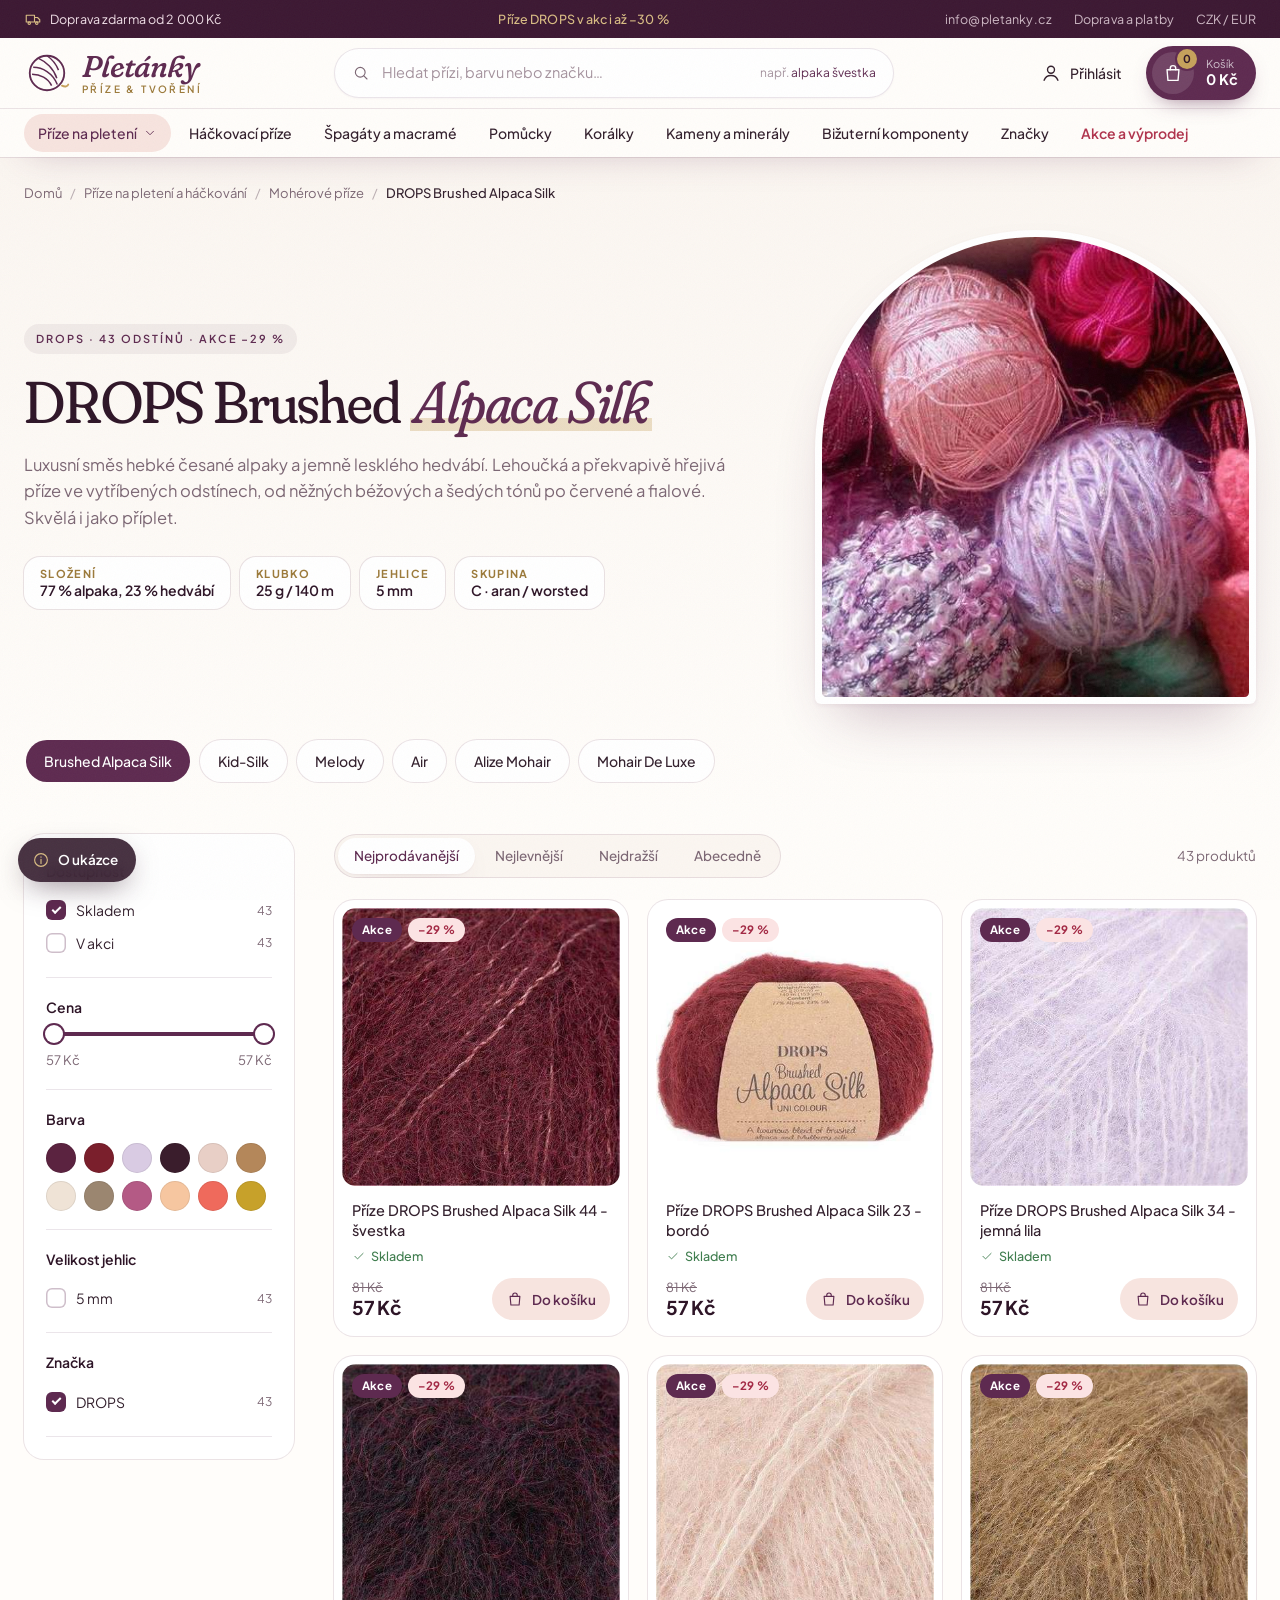
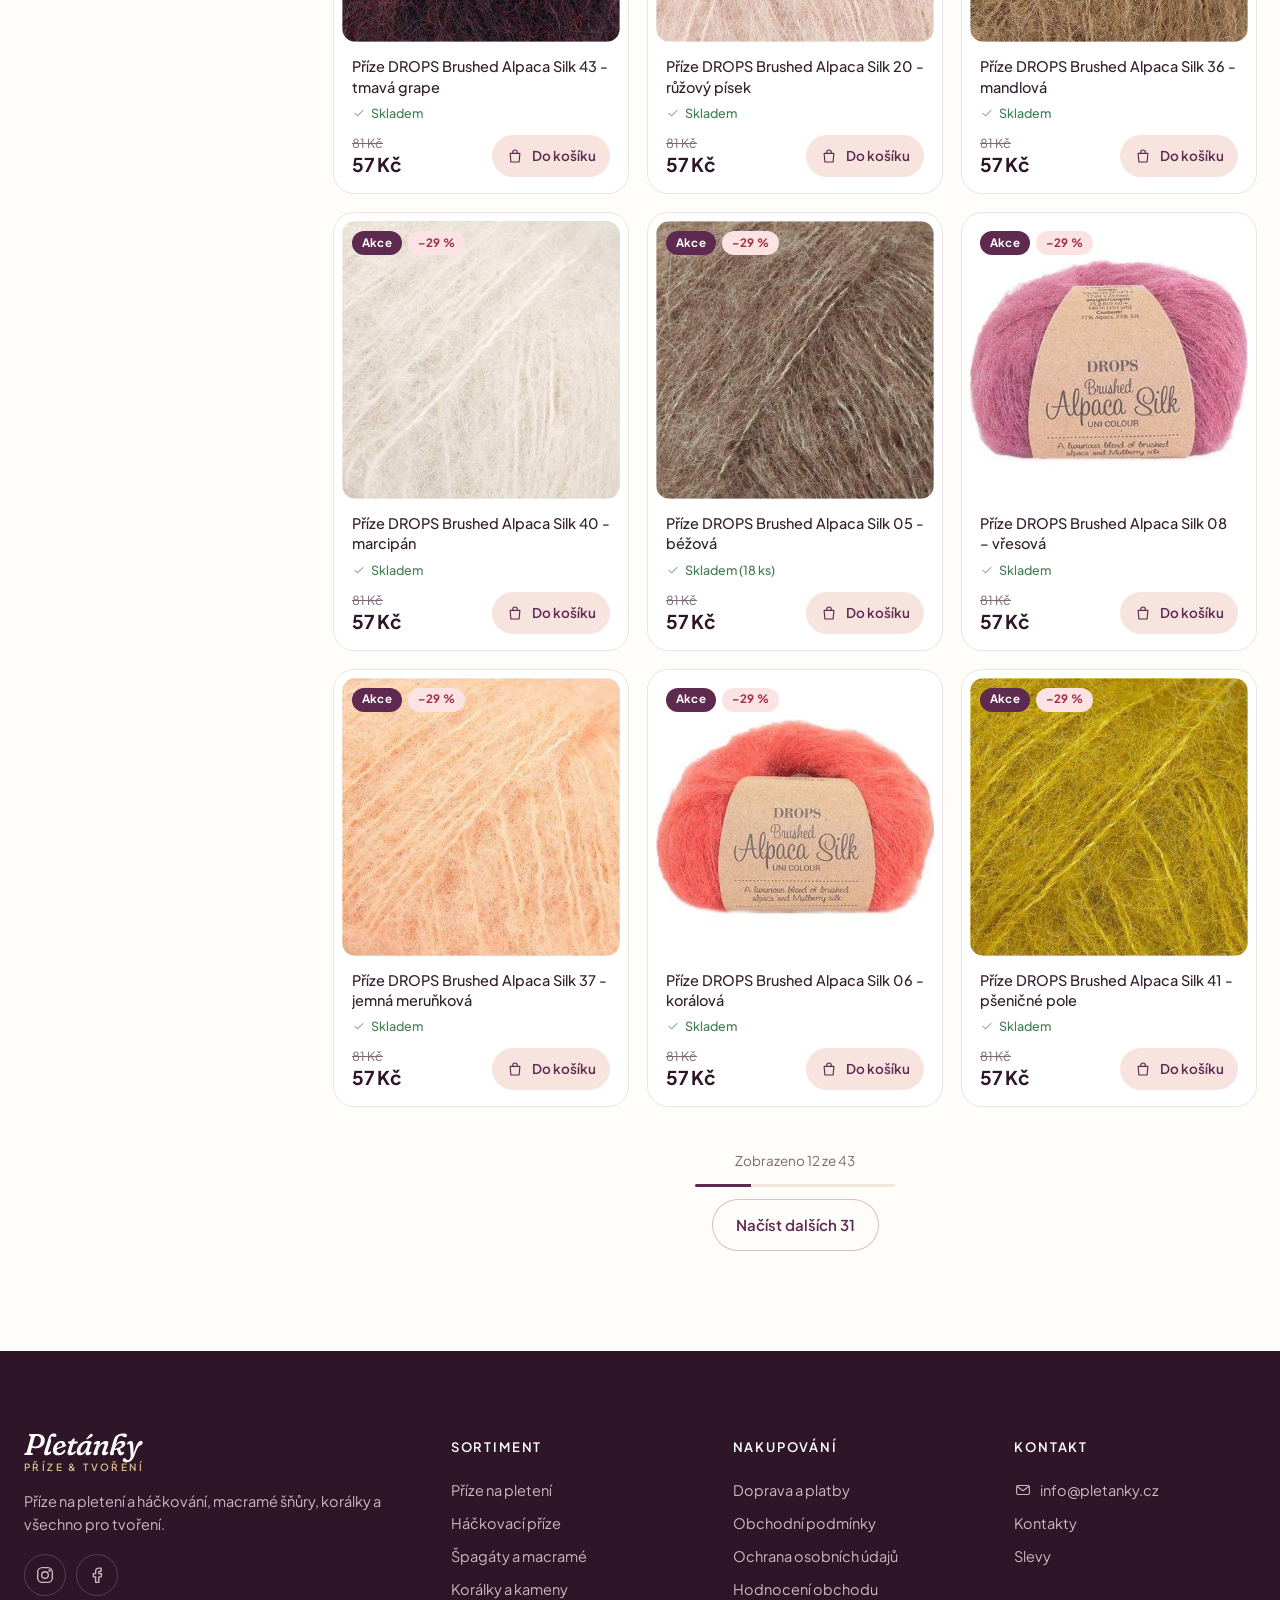
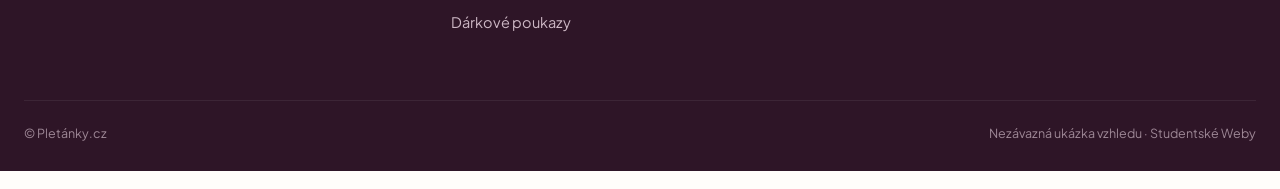
<file: v1/kategorie.html>
<!doctype html>
<html lang="cs">
<head>
<meta charset="utf-8">
<meta name="viewport" content="width=device-width, initial-scale=1">
<meta name="robots" content="noindex, nofollow"><!-- první verze ukázky (7. 10. 2026) -->
<title>DROPS Brushed Alpaca Silk – Pletánky.cz | ukázka vzhledu</title>
<meta name="description" content="Nezávazná ukázka vzhledu e-shopu Pletánky.cz">
<link rel="preconnect" href="https://fonts.googleapis.com">
<link rel="preconnect" href="https://fonts.gstatic.com" crossorigin>
<link href="https://fonts.googleapis.com/css2?family=Fraunces:ital,opsz,wght,SOFT@0,9..144,300..700,50;1,9..144,300..700,50&family=Plus+Jakarta+Sans:wght@300;400;500;600;700&display=swap&subset=latin-ext" rel="stylesheet">
<link rel="stylesheet" href="style.css?v=a76954fb">
<script src="main.js?v=10140099" defer></script>
</head>
<body class="">
<a class="skip" href="#obsah">Přejít na obsah</a>
<div class="topbar">
  <div class="wrap topbar__in">
    <span class="topbar__ship"><svg class="ico ico--sm" viewBox="0 0 24 24" aria-hidden="true"><path d="M3 7h11v9H3zM14 10h4l3 3v3h-7"/><circle cx="7" cy="17.5" r="1.6"/><circle cx="17" cy="17.5" r="1.6"/></svg> Doprava zdarma od 2&nbsp;000&nbsp;Kč</span>
    <span class="topbar__mid">Příze DROPS v akci až −30&nbsp;%</span>
    <span class="topbar__links"><a href="#">info@pletanky.cz</a><a href="#">Doprava a platby</a><a href="#">CZK / EUR</a></span>
  </div>
</div>
<header class="hdr" id="hdr">
  <div class="wrap hdr__in">
    <button class="hdr__burger" type="button" aria-label="Menu" data-menu-open><svg class="ico" viewBox="0 0 24 24" aria-hidden="true"><path d="M4 7h16M4 12h16M4 17h10"/></svg></button>
    <a class="logo" href="index.html" aria-label="Pletánky – úvod">
      <span class="logo__mark" aria-hidden="true"><svg viewBox="0 0 40 40"><circle cx="20" cy="20" r="15" fill="none" stroke="currentColor" stroke-width="1.6"/><path d="M8 15c8 0 17 5 21 15M7 21c7 0 14 3.5 17 10M13 7.5c6 2.5 13 9 15.5 17M20 5c4.5 3 8 7.5 10 12.5" fill="none" stroke="currentColor" stroke-width="1.3"/><path d="M33 31c3 1.5 5 .5 5.5-1" fill="none" stroke="#c6a15b" stroke-width="1.6" stroke-linecap="round"/></svg></span>
      <span class="logo__txt">Pletánky<small>příze &amp; tvoření</small></span>
    </a>
    <form class="search" role="search" onsubmit="return false">
      <svg class="ico ico--sm" viewBox="0 0 24 24" aria-hidden="true"><circle cx="11" cy="11" r="6.5"/><path d="m20 20-4.2-4.2"/></svg>
      <input type="search" placeholder="Hledat přízi, barvu nebo značku…" aria-label="Hledat">
      <span class="search__hint">např. <em>alpaka švestka</em></span>
    </form>
    <nav class="hdr__acts" aria-label="Účet a košík">
      <a class="hdr__act" href="#"><svg class="ico" viewBox="0 0 24 24" aria-hidden="true"><circle cx="12" cy="8.5" r="3.8"/><path d="M4.5 20c1.2-3.6 4-5.3 7.5-5.3s6.3 1.7 7.5 5.3"/></svg><span>Přihlásit</span></a>
      <button class="cartbtn" type="button" data-cart-open aria-label="Košík">
        <span class="cartbtn__ico"><svg class="ico" viewBox="0 0 24 24" aria-hidden="true"><path d="M5.5 8.5h13l-1 11.5h-11z"/><path d="M9 8.5V7a3 3 0 0 1 6 0v1.5"/></svg><b class="cartbtn__count" data-cart-count>0</b></span>
        <span class="cartbtn__txt"><small>Košík</small><b data-cart-total>0&nbsp;Kč</b></span>
      </button>
    </nav>
  </div>
  <nav class="nav" aria-label="Kategorie">
    <ul class="wrap nav__ul"><li class="nav__li has-mega"><a class="nav__a is-active" href="kategorie.html">Příze na pletení<svg class="ico ico--xs" viewBox="0 0 24 24" aria-hidden="true"><path d="m6 9 6 6 6-6"/></svg></a><div class="mega" role="region" aria-label="Příze na pletení">
  <div class="mega__in wrap">
    <div class="mega__col">
      <p class="mega__h">DROPS</p>
      <a href="kategorie.html">Brushed Alpaca Silk</a><a href="kategorie.html">Sky</a><a href="kategorie.html">Melody</a>
      <a href="kategorie.html">Air</a><a href="kategorie.html">Flora</a><a href="kategorie.html">Soft Tweed</a>
      <a href="kategorie.html">Nepal</a><a href="kategorie.html">Alpaca</a><a href="kategorie.html">Andes</a>
    </div>
    <div class="mega__col">
      <p class="mega__h">Podle složení</p>
      <a href="kategorie.html">Alpaka</a><a href="kategorie.html">Merino a vlna</a><a href="kategorie.html">Moherové příze</a>
      <a href="kategorie.html">Bavlna</a><a href="kategorie.html">Akryl a směsi</a>
    </div>
    <div class="mega__col">
      <p class="mega__h">Další značky</p>
      <a href="kategorie.html">Alize</a><a href="kategorie.html">YarnArt</a><a href="kategorie.html">Himalaya</a>
      <a href="kategorie.html">Vlna Hep</a><a href="kategorie.html">Pletánky</a>
    </div>
    <a class="mega__promo" href="kategorie.html">
      <img src="../img/photo/moher.jpg" alt="">
      <span><small>Akce</small>Příze DROPS až −30&nbsp;%</span>
    </a>
  </div>
</div></li><li class="nav__li"><a class="nav__a" href="kategorie.html">Háčkovací příze</a></li><li class="nav__li"><a class="nav__a" href="kategorie.html">Špagáty a macramé</a></li><li class="nav__li"><a class="nav__a" href="kategorie.html">Pomůcky</a></li><li class="nav__li"><a class="nav__a" href="kategorie.html">Korálky</a></li><li class="nav__li"><a class="nav__a" href="kategorie.html">Kameny a minerály</a></li><li class="nav__li"><a class="nav__a" href="kategorie.html">Bižuterní komponenty</a></li><li class="nav__li"><a class="nav__a" href="kategorie.html">Značky</a></li><li class="nav__li"><a class="nav__a nav__a--akce" href="kategorie.html">Akce a výprodej</a></li></ul>
  </nav>
</header>
<main id="obsah">

<section class="chero">
  <div class="wrap">
    <nav class="crumbs" aria-label="Drobečková navigace"><a href="index.html">Domů</a><i>/</i><a href="kategorie.html">Příze na pletení a háčkování</a><i>/</i><a href="kategorie.html">Mohérové příze</a><i>/</i><span>DROPS Brushed Alpaca Silk</span></nav>
    <div class="chero__in">
      <div class="chero__txt">
        <span class="eyebrow">DROPS · 43 odstínů · akce −29 %</span>
        <h1 class="h1 h1--cat">DROPS Brushed <em>Alpaca Silk</em></h1>
        <p>Luxusní směs hebké česané alpaky a jemně lesklého hedvábí. Lehoučká a překvapivě hřejivá příze ve vytříbených odstínech, od něžných béžových a šedých tónů po červené a fialové. Skvělá i jako příplet.</p>
        <ul class="specs">
          <li><small>Složení</small><b>77 % alpaka, 23 % hedvábí</b></li>
          <li><small>Klubko</small><b>25 g / 140 m</b></li>
          <li><small>Jehlice</small><b>5 mm</b></li>
          <li><small>Skupina</small><b>C · aran / worsted</b></li>
        </ul>
      </div>
      <div class="chero__img"><img src="../img/photo/ruzova-klubka.jpg" alt=""></div>
    </div>
    <div class="subcats">
      <a class="subcat is-on" href="kategorie.html">Brushed Alpaca Silk</a><a class="subcat" href="kategorie.html">Kid-Silk</a><a class="subcat" href="kategorie.html">Melody</a><a class="subcat" href="kategorie.html">Air</a><a class="subcat" href="kategorie.html">Alize Mohair</a><a class="subcat" href="kategorie.html">Mohair De Luxe</a>
    </div>
  </div>
</section>

<section class="cbody">
  <div class="wrap cbody__in">
    <aside class="filters" data-filters>
  <div class="filters__head"><b>Filtrovat</b><button type="button" data-filters-close aria-label="Zavřít"><svg class="ico" viewBox="0 0 24 24" aria-hidden="true"><path d="m6 6 12 12M18 6 6 18"/></svg></button></div>
  <div class="fgroup"><p class="fgroup__h">Dostupnost</p><label class="chk"><input type="checkbox" checked><span></span>Skladem <em>43</em></label><label class="chk"><input type="checkbox"><span></span>V akci <em>43</em></label></div>
  <div class="fgroup"><p class="fgroup__h">Cena</p><div class="range"><i style="left:0;right:0"></i><b style="left:0"></b><b style="right:0"></b></div><p class="range__v"><span>57 Kč</span><span>57 Kč</span></p></div>
  <div class="fgroup"><p class="fgroup__h">Barva</p><div class="sws"><button class="sw" type="button" style="--c:#5b2340" aria-label="odstín 44"></button><button class="sw" type="button" style="--c:#7a1f2c" aria-label="odstín 23"></button><button class="sw" type="button" style="--c:#d9cbe3" aria-label="odstín 34"></button><button class="sw" type="button" style="--c:#3a1d2c" aria-label="odstín 43"></button><button class="sw" type="button" style="--c:#e8cfc6" aria-label="odstín 20"></button><button class="sw" type="button" style="--c:#b4875a" aria-label="odstín 36"></button><button class="sw" type="button" style="--c:#efe3d6" aria-label="odstín 40"></button><button class="sw" type="button" style="--c:#9b8670" aria-label="odstín 05"></button><button class="sw" type="button" style="--c:#b45a85" aria-label="odstín 08"></button><button class="sw" type="button" style="--c:#f6c6a0" aria-label="odstín 37"></button><button class="sw" type="button" style="--c:#ef6a5c" aria-label="odstín 06"></button><button class="sw" type="button" style="--c:#c7a12a" aria-label="odstín 41"></button></div></div>
  <div class="fgroup"><p class="fgroup__h">Velikost jehlic</p><label class="chk"><input type="checkbox"><span></span>5 mm <em>43</em></label></div>
  <div class="fgroup"><p class="fgroup__h">Značka</p><label class="chk"><input type="checkbox" checked><span></span>DROPS <em>43</em></label></div>
  <button class="btn btn--plum btn--full filters__apply" type="button" data-filters-close>Zobrazit 43 produktů</button>
</aside>
    <div class="clist">
      <div class="ctool">
        <button class="btn btn--ghost btn--sm ctool__filter" type="button" data-filters-open><svg class="ico ico--sm" viewBox="0 0 24 24" aria-hidden="true"><path d="M4 6h16M7 12h10M10 18h4"/></svg> Filtrovat</button>
        <div class="sort" role="tablist"><button class="is-on" type="button">Nejprodávanější</button><button type="button">Nejlevnější</button><button type="button">Nejdražší</button><button type="button">Abecedně</button></div>
        <span class="ctool__count">43 produktů</span>
      </div>
      <div class="grid"><article class="pcard reveal">
  <a class="pcard__img" href="produkt.html">
    <span class="pcard__flags"><span class="flag flag--akce">Akce</span><span class="flag flag--sleva">–29 %</span></span>
    <img src="../img/p/prize-drops-brushed-alpaca-silk-44-svestka.jpg" alt="Příze DROPS Brushed Alpaca Silk 44 - švestka" loading="lazy" width="720" height="720">
  </a>
  <div class="pcard__body">
    <a class="pcard__name" href="produkt.html">Příze DROPS Brushed Alpaca Silk 44 - švestka</a>
    <span class="pcard__av"><svg class="ico ico--xs" viewBox="0 0 24 24" aria-hidden="true"><path d="m5 12.5 4.5 4.5L19 7.5"/></svg> Skladem</span>
    <div class="pcard__foot">
      <span class="price"><s class="price__std">81 Kč</s><b>57 Kč</b></span>
      <button class="pcard__add" type="button" data-add data-name="Příze DROPS Brushed Alpaca Silk 44 - švestka" data-price="57.0" data-img="img/p/prize-drops-brushed-alpaca-silk-44-svestka.jpg" aria-label="Přidat do košíku"><svg class="ico ico--sm" viewBox="0 0 24 24" aria-hidden="true"><path d="M5.5 8.5h13l-1 11.5h-11z"/><path d="M9 8.5V7a3 3 0 0 1 6 0v1.5"/></svg><span>Do košíku</span></button>
    </div>
  </div>
</article><article class="pcard reveal">
  <a class="pcard__img" href="produkt.html">
    <span class="pcard__flags"><span class="flag flag--akce">Akce</span><span class="flag flag--sleva">–29 %</span></span>
    <img src="../img/p/prize-drops-brushed-alpaca-silk-23-bordo.jpg" alt="Příze DROPS Brushed Alpaca Silk 23 - bordó" loading="lazy" width="720" height="720">
  </a>
  <div class="pcard__body">
    <a class="pcard__name" href="produkt.html">Příze DROPS Brushed Alpaca Silk 23 - bordó</a>
    <span class="pcard__av"><svg class="ico ico--xs" viewBox="0 0 24 24" aria-hidden="true"><path d="m5 12.5 4.5 4.5L19 7.5"/></svg> Skladem</span>
    <div class="pcard__foot">
      <span class="price"><s class="price__std">81 Kč</s><b>57 Kč</b></span>
      <button class="pcard__add" type="button" data-add data-name="Příze DROPS Brushed Alpaca Silk 23 - bordó" data-price="57.0" data-img="img/p/prize-drops-brushed-alpaca-silk-23-bordo.jpg" aria-label="Přidat do košíku"><svg class="ico ico--sm" viewBox="0 0 24 24" aria-hidden="true"><path d="M5.5 8.5h13l-1 11.5h-11z"/><path d="M9 8.5V7a3 3 0 0 1 6 0v1.5"/></svg><span>Do košíku</span></button>
    </div>
  </div>
</article><article class="pcard reveal">
  <a class="pcard__img" href="produkt.html">
    <span class="pcard__flags"><span class="flag flag--akce">Akce</span><span class="flag flag--sleva">–29 %</span></span>
    <img src="../img/p/prize-drops-brushed-alpaca-silk-34-jemna-lila.jpg" alt="Příze DROPS Brushed Alpaca Silk 34 - jemná lila" loading="lazy" width="720" height="720">
  </a>
  <div class="pcard__body">
    <a class="pcard__name" href="produkt.html">Příze DROPS Brushed Alpaca Silk 34 - jemná lila</a>
    <span class="pcard__av"><svg class="ico ico--xs" viewBox="0 0 24 24" aria-hidden="true"><path d="m5 12.5 4.5 4.5L19 7.5"/></svg> Skladem</span>
    <div class="pcard__foot">
      <span class="price"><s class="price__std">81 Kč</s><b>57 Kč</b></span>
      <button class="pcard__add" type="button" data-add data-name="Příze DROPS Brushed Alpaca Silk 34 - jemná lila" data-price="57.0" data-img="img/p/prize-drops-brushed-alpaca-silk-34-jemna-lila.jpg" aria-label="Přidat do košíku"><svg class="ico ico--sm" viewBox="0 0 24 24" aria-hidden="true"><path d="M5.5 8.5h13l-1 11.5h-11z"/><path d="M9 8.5V7a3 3 0 0 1 6 0v1.5"/></svg><span>Do košíku</span></button>
    </div>
  </div>
</article><article class="pcard reveal">
  <a class="pcard__img" href="produkt.html">
    <span class="pcard__flags"><span class="flag flag--akce">Akce</span><span class="flag flag--sleva">–29 %</span></span>
    <img src="../img/p/prize-drops-brushed-alpaca-silk-43-tmava-grape.jpg" alt="Příze DROPS Brushed Alpaca Silk 43 - tmavá grape" loading="lazy" width="720" height="720">
  </a>
  <div class="pcard__body">
    <a class="pcard__name" href="produkt.html">Příze DROPS Brushed Alpaca Silk 43 - tmavá grape</a>
    <span class="pcard__av"><svg class="ico ico--xs" viewBox="0 0 24 24" aria-hidden="true"><path d="m5 12.5 4.5 4.5L19 7.5"/></svg> Skladem</span>
    <div class="pcard__foot">
      <span class="price"><s class="price__std">81 Kč</s><b>57 Kč</b></span>
      <button class="pcard__add" type="button" data-add data-name="Příze DROPS Brushed Alpaca Silk 43 - tmavá grape" data-price="57.0" data-img="img/p/prize-drops-brushed-alpaca-silk-43-tmava-grape.jpg" aria-label="Přidat do košíku"><svg class="ico ico--sm" viewBox="0 0 24 24" aria-hidden="true"><path d="M5.5 8.5h13l-1 11.5h-11z"/><path d="M9 8.5V7a3 3 0 0 1 6 0v1.5"/></svg><span>Do košíku</span></button>
    </div>
  </div>
</article><article class="pcard reveal">
  <a class="pcard__img" href="produkt.html">
    <span class="pcard__flags"><span class="flag flag--akce">Akce</span><span class="flag flag--sleva">–29 %</span></span>
    <img src="../img/p/prize-drops-brushed-alpaca-silk-20-ruzovy-pisek.jpg" alt="Příze DROPS Brushed Alpaca Silk 20 - růžový písek" loading="lazy" width="720" height="720">
  </a>
  <div class="pcard__body">
    <a class="pcard__name" href="produkt.html">Příze DROPS Brushed Alpaca Silk 20 - růžový písek</a>
    <span class="pcard__av"><svg class="ico ico--xs" viewBox="0 0 24 24" aria-hidden="true"><path d="m5 12.5 4.5 4.5L19 7.5"/></svg> Skladem</span>
    <div class="pcard__foot">
      <span class="price"><s class="price__std">81 Kč</s><b>57 Kč</b></span>
      <button class="pcard__add" type="button" data-add data-name="Příze DROPS Brushed Alpaca Silk 20 - růžový písek" data-price="57.0" data-img="img/p/prize-drops-brushed-alpaca-silk-20-ruzovy-pisek.jpg" aria-label="Přidat do košíku"><svg class="ico ico--sm" viewBox="0 0 24 24" aria-hidden="true"><path d="M5.5 8.5h13l-1 11.5h-11z"/><path d="M9 8.5V7a3 3 0 0 1 6 0v1.5"/></svg><span>Do košíku</span></button>
    </div>
  </div>
</article><article class="pcard reveal">
  <a class="pcard__img" href="produkt.html">
    <span class="pcard__flags"><span class="flag flag--akce">Akce</span><span class="flag flag--sleva">–29 %</span></span>
    <img src="../img/p/prize-drops-brushed-alpaca-silk-36-mandlova.jpg" alt="Příze DROPS Brushed Alpaca Silk 36 - mandlová" loading="lazy" width="720" height="720">
  </a>
  <div class="pcard__body">
    <a class="pcard__name" href="produkt.html">Příze DROPS Brushed Alpaca Silk 36 - mandlová</a>
    <span class="pcard__av"><svg class="ico ico--xs" viewBox="0 0 24 24" aria-hidden="true"><path d="m5 12.5 4.5 4.5L19 7.5"/></svg> Skladem</span>
    <div class="pcard__foot">
      <span class="price"><s class="price__std">81 Kč</s><b>57 Kč</b></span>
      <button class="pcard__add" type="button" data-add data-name="Příze DROPS Brushed Alpaca Silk 36 - mandlová" data-price="57.0" data-img="img/p/prize-drops-brushed-alpaca-silk-36-mandlova.jpg" aria-label="Přidat do košíku"><svg class="ico ico--sm" viewBox="0 0 24 24" aria-hidden="true"><path d="M5.5 8.5h13l-1 11.5h-11z"/><path d="M9 8.5V7a3 3 0 0 1 6 0v1.5"/></svg><span>Do košíku</span></button>
    </div>
  </div>
</article><article class="pcard reveal">
  <a class="pcard__img" href="produkt.html">
    <span class="pcard__flags"><span class="flag flag--akce">Akce</span><span class="flag flag--sleva">–29 %</span></span>
    <img src="../img/p/prize-drops-brushed-alpaca-silk-40-marcipan.jpg" alt="Příze DROPS Brushed Alpaca Silk 40 - marcipán" loading="lazy" width="720" height="720">
  </a>
  <div class="pcard__body">
    <a class="pcard__name" href="produkt.html">Příze DROPS Brushed Alpaca Silk 40 - marcipán</a>
    <span class="pcard__av"><svg class="ico ico--xs" viewBox="0 0 24 24" aria-hidden="true"><path d="m5 12.5 4.5 4.5L19 7.5"/></svg> Skladem</span>
    <div class="pcard__foot">
      <span class="price"><s class="price__std">81 Kč</s><b>57 Kč</b></span>
      <button class="pcard__add" type="button" data-add data-name="Příze DROPS Brushed Alpaca Silk 40 - marcipán" data-price="57.0" data-img="img/p/prize-drops-brushed-alpaca-silk-40-marcipan.jpg" aria-label="Přidat do košíku"><svg class="ico ico--sm" viewBox="0 0 24 24" aria-hidden="true"><path d="M5.5 8.5h13l-1 11.5h-11z"/><path d="M9 8.5V7a3 3 0 0 1 6 0v1.5"/></svg><span>Do košíku</span></button>
    </div>
  </div>
</article><article class="pcard reveal">
  <a class="pcard__img" href="produkt.html">
    <span class="pcard__flags"><span class="flag flag--akce">Akce</span><span class="flag flag--sleva">–29 %</span></span>
    <img src="../img/p/prize-drops-brushed-alpaca-silk-05-bezova.jpg" alt="Příze DROPS Brushed Alpaca Silk 05 - béžová" loading="lazy" width="720" height="720">
  </a>
  <div class="pcard__body">
    <a class="pcard__name" href="produkt.html">Příze DROPS Brushed Alpaca Silk 05 - béžová</a>
    <span class="pcard__av"><svg class="ico ico--xs" viewBox="0 0 24 24" aria-hidden="true"><path d="m5 12.5 4.5 4.5L19 7.5"/></svg> Skladem (18 ks)</span>
    <div class="pcard__foot">
      <span class="price"><s class="price__std">81 Kč</s><b>57 Kč</b></span>
      <button class="pcard__add" type="button" data-add data-name="Příze DROPS Brushed Alpaca Silk 05 - béžová" data-price="57.0" data-img="img/p/prize-drops-brushed-alpaca-silk-05-bezova.jpg" aria-label="Přidat do košíku"><svg class="ico ico--sm" viewBox="0 0 24 24" aria-hidden="true"><path d="M5.5 8.5h13l-1 11.5h-11z"/><path d="M9 8.5V7a3 3 0 0 1 6 0v1.5"/></svg><span>Do košíku</span></button>
    </div>
  </div>
</article><article class="pcard reveal">
  <a class="pcard__img" href="produkt.html">
    <span class="pcard__flags"><span class="flag flag--akce">Akce</span><span class="flag flag--sleva">–29 %</span></span>
    <img src="../img/p/prize-drops-brushed-alpaca-silk-08-vresova.jpg" alt="Příze DROPS Brushed Alpaca Silk 08 – vřesová" loading="lazy" width="720" height="720">
  </a>
  <div class="pcard__body">
    <a class="pcard__name" href="produkt.html">Příze DROPS Brushed Alpaca Silk 08 – vřesová</a>
    <span class="pcard__av"><svg class="ico ico--xs" viewBox="0 0 24 24" aria-hidden="true"><path d="m5 12.5 4.5 4.5L19 7.5"/></svg> Skladem</span>
    <div class="pcard__foot">
      <span class="price"><s class="price__std">81 Kč</s><b>57 Kč</b></span>
      <button class="pcard__add" type="button" data-add data-name="Příze DROPS Brushed Alpaca Silk 08 – vřesová" data-price="57.0" data-img="img/p/prize-drops-brushed-alpaca-silk-08-vresova.jpg" aria-label="Přidat do košíku"><svg class="ico ico--sm" viewBox="0 0 24 24" aria-hidden="true"><path d="M5.5 8.5h13l-1 11.5h-11z"/><path d="M9 8.5V7a3 3 0 0 1 6 0v1.5"/></svg><span>Do košíku</span></button>
    </div>
  </div>
</article><article class="pcard reveal">
  <a class="pcard__img" href="produkt.html">
    <span class="pcard__flags"><span class="flag flag--akce">Akce</span><span class="flag flag--sleva">–29 %</span></span>
    <img src="../img/p/prize-drops-brushed-alpaca-silk-37-jemna-merunkova.jpg" alt="Příze DROPS Brushed Alpaca Silk 37 - jemná meruňková" loading="lazy" width="720" height="720">
  </a>
  <div class="pcard__body">
    <a class="pcard__name" href="produkt.html">Příze DROPS Brushed Alpaca Silk 37 - jemná meruňková</a>
    <span class="pcard__av"><svg class="ico ico--xs" viewBox="0 0 24 24" aria-hidden="true"><path d="m5 12.5 4.5 4.5L19 7.5"/></svg> Skladem</span>
    <div class="pcard__foot">
      <span class="price"><s class="price__std">81 Kč</s><b>57 Kč</b></span>
      <button class="pcard__add" type="button" data-add data-name="Příze DROPS Brushed Alpaca Silk 37 - jemná meruňková" data-price="57.0" data-img="img/p/prize-drops-brushed-alpaca-silk-37-jemna-merunkova.jpg" aria-label="Přidat do košíku"><svg class="ico ico--sm" viewBox="0 0 24 24" aria-hidden="true"><path d="M5.5 8.5h13l-1 11.5h-11z"/><path d="M9 8.5V7a3 3 0 0 1 6 0v1.5"/></svg><span>Do košíku</span></button>
    </div>
  </div>
</article><article class="pcard reveal">
  <a class="pcard__img" href="produkt.html">
    <span class="pcard__flags"><span class="flag flag--akce">Akce</span><span class="flag flag--sleva">–29 %</span></span>
    <img src="../img/p/prize-drops-brushed-alpaca-silk-06-koralova.jpg" alt="Příze DROPS Brushed Alpaca Silk 06 - korálová" loading="lazy" width="720" height="720">
  </a>
  <div class="pcard__body">
    <a class="pcard__name" href="produkt.html">Příze DROPS Brushed Alpaca Silk 06 - korálová</a>
    <span class="pcard__av"><svg class="ico ico--xs" viewBox="0 0 24 24" aria-hidden="true"><path d="m5 12.5 4.5 4.5L19 7.5"/></svg> Skladem</span>
    <div class="pcard__foot">
      <span class="price"><s class="price__std">81 Kč</s><b>57 Kč</b></span>
      <button class="pcard__add" type="button" data-add data-name="Příze DROPS Brushed Alpaca Silk 06 - korálová" data-price="57.0" data-img="img/p/prize-drops-brushed-alpaca-silk-06-koralova.jpg" aria-label="Přidat do košíku"><svg class="ico ico--sm" viewBox="0 0 24 24" aria-hidden="true"><path d="M5.5 8.5h13l-1 11.5h-11z"/><path d="M9 8.5V7a3 3 0 0 1 6 0v1.5"/></svg><span>Do košíku</span></button>
    </div>
  </div>
</article><article class="pcard reveal">
  <a class="pcard__img" href="produkt.html">
    <span class="pcard__flags"><span class="flag flag--akce">Akce</span><span class="flag flag--sleva">–29 %</span></span>
    <img src="../img/p/prize-drops-brushed-alpaca-silk-41-psenicne-pole.jpg" alt="Příze DROPS Brushed Alpaca Silk 41 - pšeničné pole" loading="lazy" width="720" height="720">
  </a>
  <div class="pcard__body">
    <a class="pcard__name" href="produkt.html">Příze DROPS Brushed Alpaca Silk 41 - pšeničné pole</a>
    <span class="pcard__av"><svg class="ico ico--xs" viewBox="0 0 24 24" aria-hidden="true"><path d="m5 12.5 4.5 4.5L19 7.5"/></svg> Skladem</span>
    <div class="pcard__foot">
      <span class="price"><s class="price__std">81 Kč</s><b>57 Kč</b></span>
      <button class="pcard__add" type="button" data-add data-name="Příze DROPS Brushed Alpaca Silk 41 - pšeničné pole" data-price="57.0" data-img="img/p/prize-drops-brushed-alpaca-silk-41-psenicne-pole.jpg" aria-label="Přidat do košíku"><svg class="ico ico--sm" viewBox="0 0 24 24" aria-hidden="true"><path d="M5.5 8.5h13l-1 11.5h-11z"/><path d="M9 8.5V7a3 3 0 0 1 6 0v1.5"/></svg><span>Do košíku</span></button>
    </div>
  </div>
</article></div>
      <div class="more"><p>Zobrazeno 12 ze 43</p><span class="more__bar"><i style="width:28%"></i></span><button class="btn btn--ghost" type="button">Načíst dalších 31</button></div>
    </div>
  </div>
</section>

</main>
<footer class="ftr">
  <div class="wrap ftr__grid">
    <div class="ftr__brand">
      <span class="logo__txt logo__txt--light">Pletánky<small>příze &amp; tvoření</small></span>
      <p>Příze na pletení a háčkování, macramé šňůry, korálky a všechno pro tvoření.</p>
      <p class="ftr__soc"><a href="#" aria-label="Instagram"><svg class="ico" viewBox="0 0 24 24" aria-hidden="true"><rect x="4" y="4" width="16" height="16" rx="5"/><circle cx="12" cy="12" r="3.6"/><circle cx="17" cy="7" r=".6"/></svg></a><a href="#" aria-label="Facebook"><svg class="ico" viewBox="0 0 24 24" aria-hidden="true"><path d="M14 8h2.5V4.5H14A3.5 3.5 0 0 0 10.5 8v2.5H8V14h2.5v6H14v-6h2.5l.5-3.5h-3V8.5c0-.3.2-.5.5-.5z"/></svg></a></p>
    </div>
    <div><p class="ftr__h">Sortiment</p><a href="kategorie.html">Příze na pletení</a><a href="kategorie.html">Háčkovací příze</a><a href="kategorie.html">Špagáty a macramé</a><a href="kategorie.html">Korálky a kameny</a><a href="kategorie.html">Dárkové poukazy</a></div>
    <div><p class="ftr__h">Nakupování</p><a href="#">Doprava a platby</a><a href="#">Obchodní podmínky</a><a href="#">Ochrana osobních údajů</a><a href="#">Hodnocení obchodu</a></div>
    <div><p class="ftr__h">Kontakt</p><a href="#"><svg class="ico ico--sm" viewBox="0 0 24 24" aria-hidden="true"><rect x="3.5" y="6" width="17" height="12" rx="2"/><path d="m4 7 8 6 8-6"/></svg> info@pletanky.cz</a><a href="#">Kontakty</a><a href="#">Slevy</a></div>
  </div>
  <div class="wrap ftr__bottom"><span>© Pletánky.cz</span><span>Nezávazná ukázka vzhledu · Studentské Weby</span></div>
</footer>
<div class="drawer drawer--menu" data-menu aria-hidden="true">
  <div class="drawer__panel">
    <div class="drawer__head"><span class="logo__txt">Pletánky</span><button type="button" data-menu-close aria-label="Zavřít"><svg class="ico" viewBox="0 0 24 24" aria-hidden="true"><path d="m6 6 12 12M18 6 6 18"/></svg></button></div>
    <nav class="mmenu"><a href="kategorie.html">Příze na pletení<svg class="ico ico--sm" viewBox="0 0 24 24" aria-hidden="true"><path d="m9 6 6 6-6 6"/></svg></a><a href="kategorie.html">Háčkovací příze<svg class="ico ico--sm" viewBox="0 0 24 24" aria-hidden="true"><path d="m9 6 6 6-6 6"/></svg></a><a href="kategorie.html">Špagáty a macramé<svg class="ico ico--sm" viewBox="0 0 24 24" aria-hidden="true"><path d="m9 6 6 6-6 6"/></svg></a><a href="kategorie.html">Pomůcky<svg class="ico ico--sm" viewBox="0 0 24 24" aria-hidden="true"><path d="m9 6 6 6-6 6"/></svg></a><a href="kategorie.html">Korálky<svg class="ico ico--sm" viewBox="0 0 24 24" aria-hidden="true"><path d="m9 6 6 6-6 6"/></svg></a><a href="kategorie.html">Kameny a minerály<svg class="ico ico--sm" viewBox="0 0 24 24" aria-hidden="true"><path d="m9 6 6 6-6 6"/></svg></a><a href="kategorie.html">Bižuterní komponenty<svg class="ico ico--sm" viewBox="0 0 24 24" aria-hidden="true"><path d="m9 6 6 6-6 6"/></svg></a><a href="kategorie.html">Značky<svg class="ico ico--sm" viewBox="0 0 24 24" aria-hidden="true"><path d="m9 6 6 6-6 6"/></svg></a><a class="mmenu__akce" href="kategorie.html">Akce a výprodej<svg class="ico ico--sm" viewBox="0 0 24 24" aria-hidden="true"><path d="m9 6 6 6-6 6"/></svg></a></nav>
    <div class="mmenu__foot"><a href="#"><svg class="ico ico--sm" viewBox="0 0 24 24" aria-hidden="true"><circle cx="12" cy="8.5" r="3.8"/><path d="M4.5 20c1.2-3.6 4-5.3 7.5-5.3s6.3 1.7 7.5 5.3"/></svg> Přihlášení</a><a href="#"><svg class="ico ico--sm" viewBox="0 0 24 24" aria-hidden="true"><rect x="3.5" y="6" width="17" height="12" rx="2"/><path d="m4 7 8 6 8-6"/></svg> info@pletanky.cz</a></div>
  </div>
</div>
<div class="drawer drawer--cart" data-cart aria-hidden="true">
  <div class="drawer__panel">
    <div class="drawer__head"><b>Váš košík</b><button type="button" data-cart-close aria-label="Zavřít"><svg class="ico" viewBox="0 0 24 24" aria-hidden="true"><path d="m6 6 12 12M18 6 6 18"/></svg></button></div>
    <div class="freeship"><p data-free-txt>Do dopravy zdarma zbývá <b>2&nbsp;000&nbsp;Kč</b></p><span class="freeship__bar"><i data-free-bar></i></span></div>
    <ul class="cartlist" data-cart-list><li class="cartlist__empty">Košík je zatím prázdný. Přidejte si první klubíčko 🧶</li></ul>
    <div class="drawer__foot">
      <p class="cartsum"><span>Celkem</span><b data-cart-total>0&nbsp;Kč</b></p>
      <a class="btn btn--plum btn--full" href="#">Pokračovat k objednávce <span class="btn__ico"><svg class="ico ico--sm" viewBox="0 0 24 24" aria-hidden="true"><path d="M5 12h14M13 6l6 6-6 6"/></svg></span></a>
      <button class="btn btn--ghost btn--full" type="button" data-cart-close>Nakupovat dál</button>
    </div>
  </div>
</div>
<div class="toast" data-toast role="status" aria-live="polite"></div>
<button class="aboutbtn" type="button" data-about-open><svg class="ico ico--sm" viewBox="0 0 24 24" aria-hidden="true"><circle cx="12" cy="12" r="8.5"/><path d="M12 11v5.5M12 7.8v.4"/></svg> O ukázce</button>
<div class="drawer drawer--about" data-about aria-hidden="true">
  <div class="drawer__panel">
    <div class="drawer__head"><b>Nezávazná ukázka vzhledu</b><button type="button" data-about-close aria-label="Zavřít"><svg class="ico" viewBox="0 0 24 24" aria-hidden="true"><path d="m6 6 12 12M18 6 6 18"/></svg></button></div>
    <div class="about">
      <p>Ukázka pro <b>Pletánky.cz</b> od Studentských Webů. Je to klikací návrh vzhledu: úvodní strana, kategorie a detail produktu, na počítači i na mobilu.</p>
      <ul>
        <li>Názvy, ceny, dostupnost a fotky produktů jsou převzaté z pletanky.cz (stav 7.&nbsp;10.&nbsp;2026). Ilustrační fotky jsou volně licencované, nahradí je Vaše vlastní.</li>
        <li>Logo je zatím jen zástupné. Nové logo a barvy vizuální identity do návrhu doplníme.</li>
        <li>Všechno stavíme na Shoptetu (tarif Enterprise): vlastní šablona a CSS, megamenu, filtry podle parametrů, bannery, blog a napojení Instagramu. Objednávky, zboží i zákaznické účty zůstanou, kde jsou.</li>
        <li>Odkazy vedou jen mezi třemi ukázkovými stránkami, košík funguje jen naoko.</li>
      </ul>
      <p class="about__nav"><a href="index.html">Úvod</a><a href="kategorie.html">Kategorie</a><a href="produkt.html">Detail produktu</a></p>
    </div>
  </div>
</div>
</body>
</html>
</file>
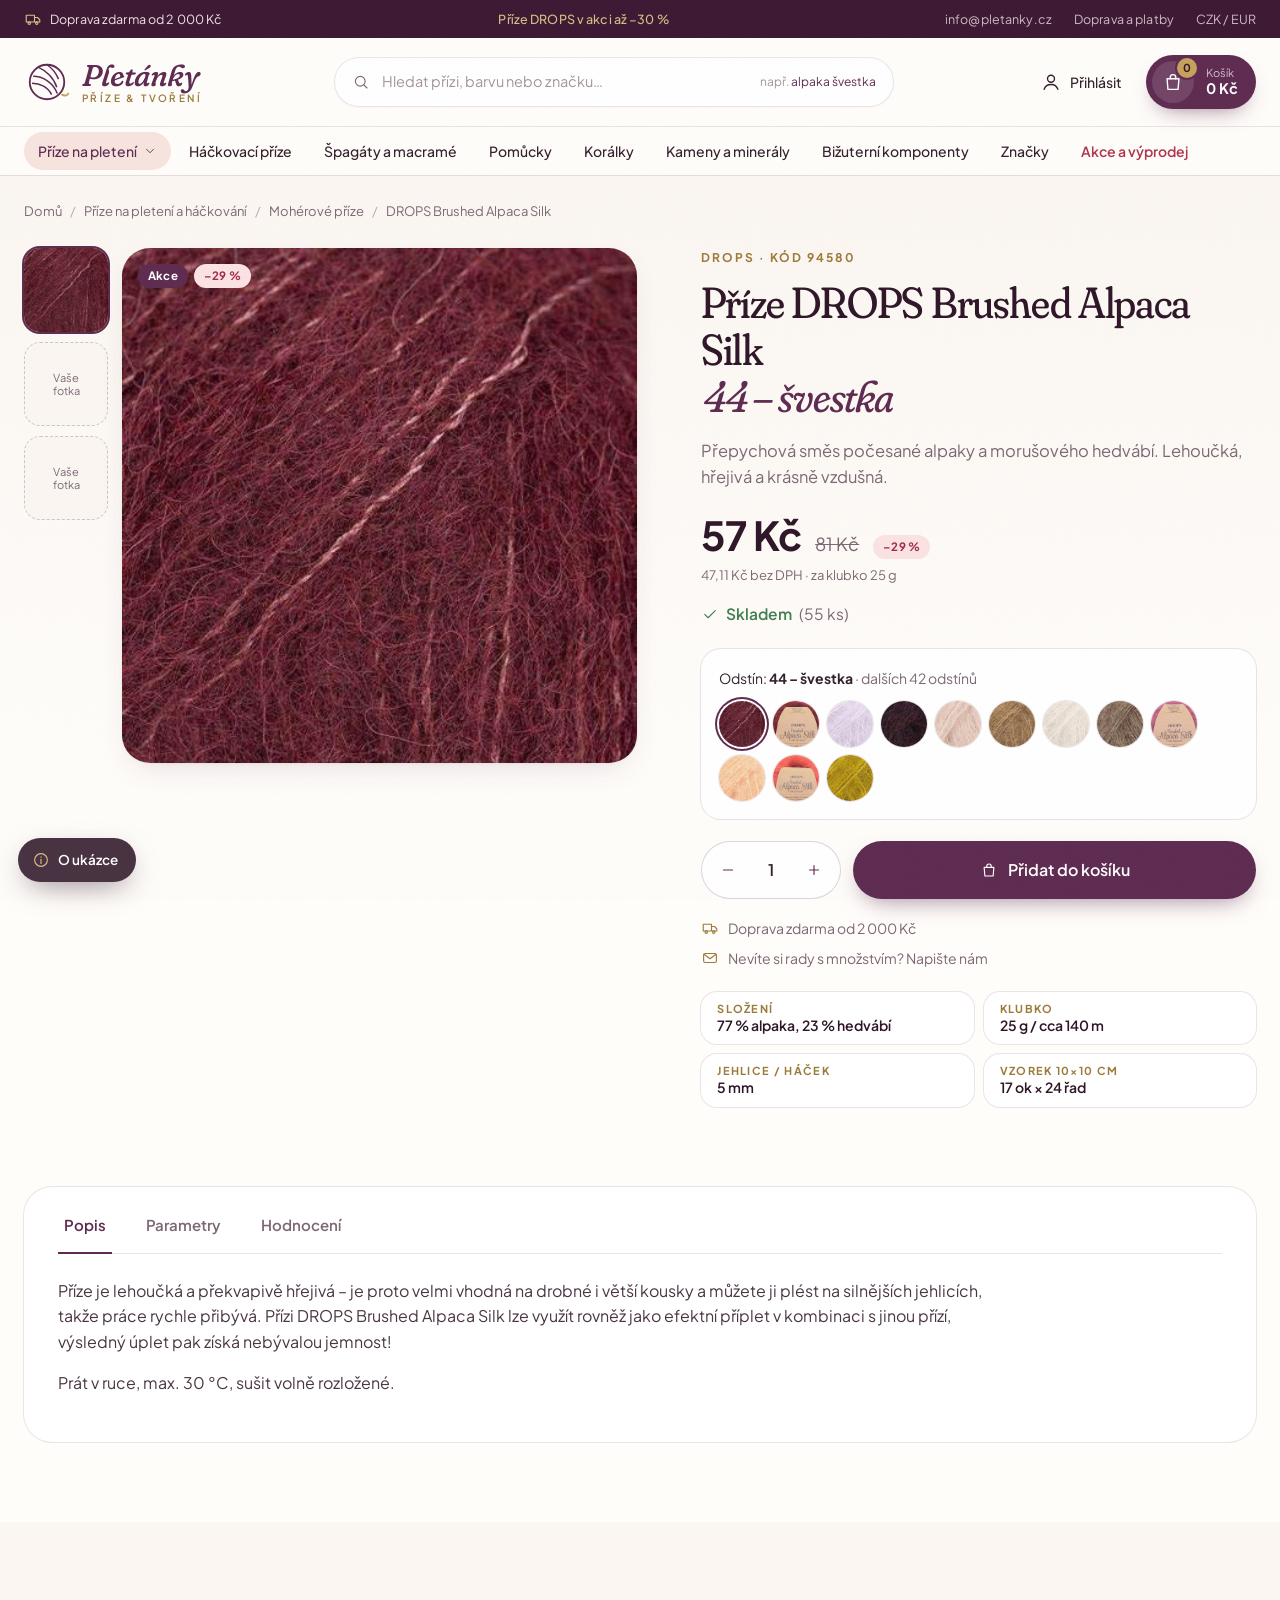
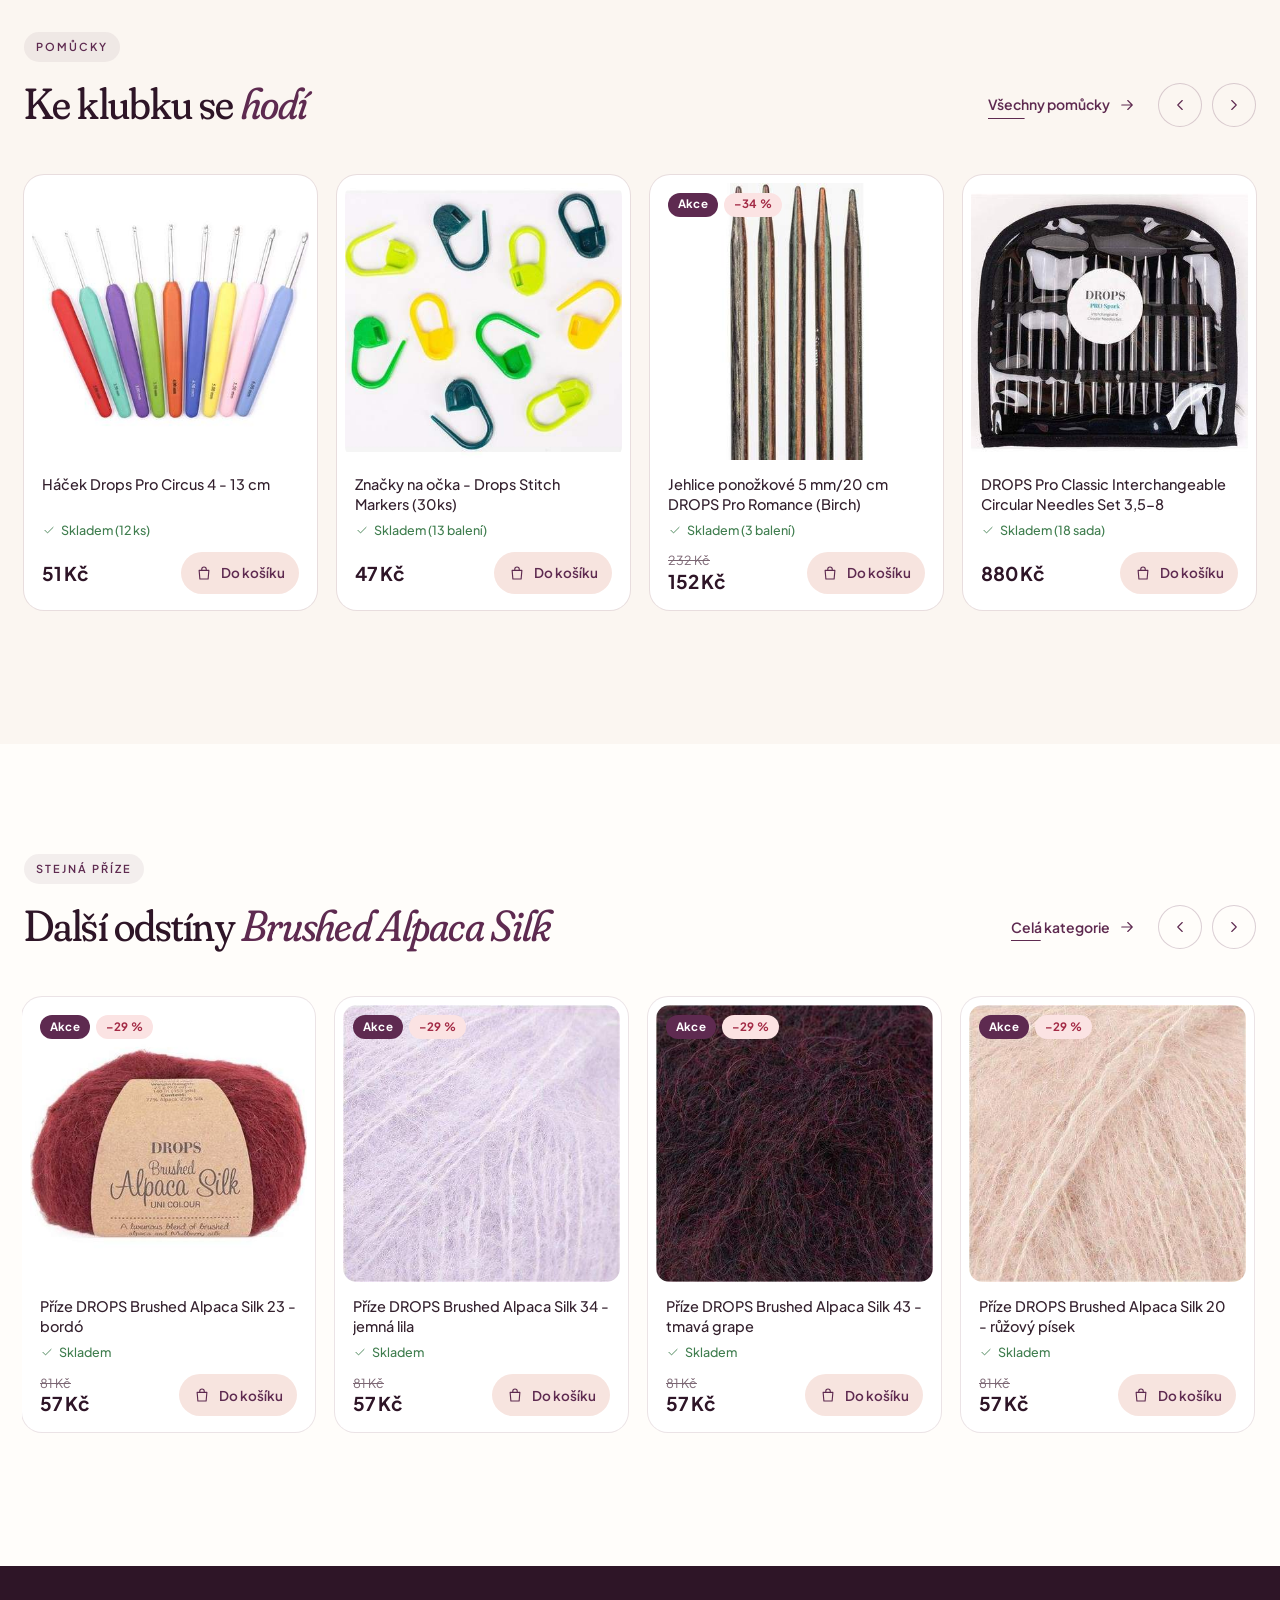
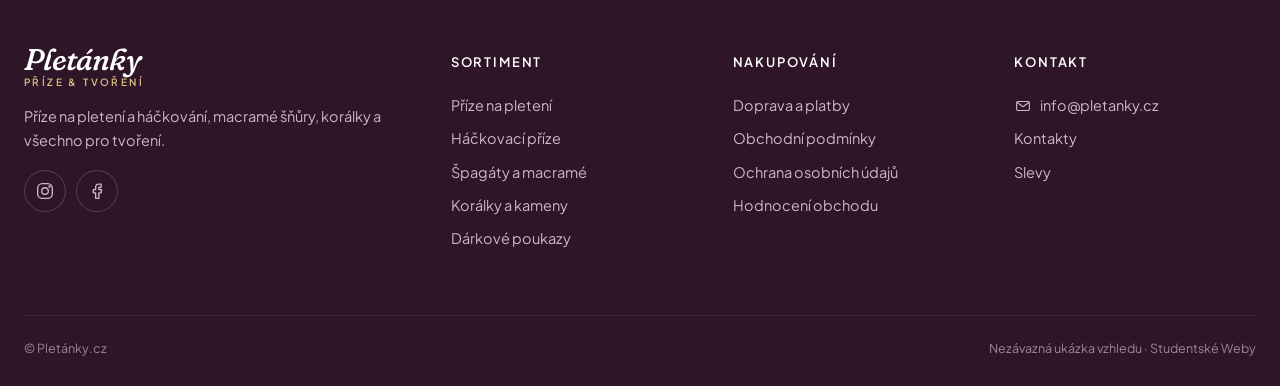
<file: v1/produkt.html>
<!doctype html>
<html lang="cs">
<head>
<meta charset="utf-8">
<meta name="viewport" content="width=device-width, initial-scale=1">
<meta name="robots" content="noindex, nofollow"><!-- první verze ukázky (7. 10. 2026) -->
<title>Příze DROPS Brushed Alpaca Silk 44 – švestka – Pletánky.cz | ukázka vzhledu</title>
<meta name="description" content="Nezávazná ukázka vzhledu e-shopu Pletánky.cz">
<link rel="preconnect" href="https://fonts.googleapis.com">
<link rel="preconnect" href="https://fonts.gstatic.com" crossorigin>
<link href="https://fonts.googleapis.com/css2?family=Fraunces:ital,opsz,wght,SOFT@0,9..144,300..700,50;1,9..144,300..700,50&family=Plus+Jakarta+Sans:wght@300;400;500;600;700&display=swap&subset=latin-ext" rel="stylesheet">
<link rel="stylesheet" href="style.css?v=a76954fb">
<script src="main.js?v=10140099" defer></script>
</head>
<body class="page-pd">
<a class="skip" href="#obsah">Přejít na obsah</a>
<div class="topbar">
  <div class="wrap topbar__in">
    <span class="topbar__ship"><svg class="ico ico--sm" viewBox="0 0 24 24" aria-hidden="true"><path d="M3 7h11v9H3zM14 10h4l3 3v3h-7"/><circle cx="7" cy="17.5" r="1.6"/><circle cx="17" cy="17.5" r="1.6"/></svg> Doprava zdarma od 2&nbsp;000&nbsp;Kč</span>
    <span class="topbar__mid">Příze DROPS v akci až −30&nbsp;%</span>
    <span class="topbar__links"><a href="#">info@pletanky.cz</a><a href="#">Doprava a platby</a><a href="#">CZK / EUR</a></span>
  </div>
</div>
<header class="hdr" id="hdr">
  <div class="wrap hdr__in">
    <button class="hdr__burger" type="button" aria-label="Menu" data-menu-open><svg class="ico" viewBox="0 0 24 24" aria-hidden="true"><path d="M4 7h16M4 12h16M4 17h10"/></svg></button>
    <a class="logo" href="index.html" aria-label="Pletánky – úvod">
      <span class="logo__mark" aria-hidden="true"><svg viewBox="0 0 40 40"><circle cx="20" cy="20" r="15" fill="none" stroke="currentColor" stroke-width="1.6"/><path d="M8 15c8 0 17 5 21 15M7 21c7 0 14 3.5 17 10M13 7.5c6 2.5 13 9 15.5 17M20 5c4.5 3 8 7.5 10 12.5" fill="none" stroke="currentColor" stroke-width="1.3"/><path d="M33 31c3 1.5 5 .5 5.5-1" fill="none" stroke="#c6a15b" stroke-width="1.6" stroke-linecap="round"/></svg></span>
      <span class="logo__txt">Pletánky<small>příze &amp; tvoření</small></span>
    </a>
    <form class="search" role="search" onsubmit="return false">
      <svg class="ico ico--sm" viewBox="0 0 24 24" aria-hidden="true"><circle cx="11" cy="11" r="6.5"/><path d="m20 20-4.2-4.2"/></svg>
      <input type="search" placeholder="Hledat přízi, barvu nebo značku…" aria-label="Hledat">
      <span class="search__hint">např. <em>alpaka švestka</em></span>
    </form>
    <nav class="hdr__acts" aria-label="Účet a košík">
      <a class="hdr__act" href="#"><svg class="ico" viewBox="0 0 24 24" aria-hidden="true"><circle cx="12" cy="8.5" r="3.8"/><path d="M4.5 20c1.2-3.6 4-5.3 7.5-5.3s6.3 1.7 7.5 5.3"/></svg><span>Přihlásit</span></a>
      <button class="cartbtn" type="button" data-cart-open aria-label="Košík">
        <span class="cartbtn__ico"><svg class="ico" viewBox="0 0 24 24" aria-hidden="true"><path d="M5.5 8.5h13l-1 11.5h-11z"/><path d="M9 8.5V7a3 3 0 0 1 6 0v1.5"/></svg><b class="cartbtn__count" data-cart-count>0</b></span>
        <span class="cartbtn__txt"><small>Košík</small><b data-cart-total>0&nbsp;Kč</b></span>
      </button>
    </nav>
  </div>
  <nav class="nav" aria-label="Kategorie">
    <ul class="wrap nav__ul"><li class="nav__li has-mega"><a class="nav__a is-active" href="kategorie.html">Příze na pletení<svg class="ico ico--xs" viewBox="0 0 24 24" aria-hidden="true"><path d="m6 9 6 6 6-6"/></svg></a><div class="mega" role="region" aria-label="Příze na pletení">
  <div class="mega__in wrap">
    <div class="mega__col">
      <p class="mega__h">DROPS</p>
      <a href="kategorie.html">Brushed Alpaca Silk</a><a href="kategorie.html">Sky</a><a href="kategorie.html">Melody</a>
      <a href="kategorie.html">Air</a><a href="kategorie.html">Flora</a><a href="kategorie.html">Soft Tweed</a>
      <a href="kategorie.html">Nepal</a><a href="kategorie.html">Alpaca</a><a href="kategorie.html">Andes</a>
    </div>
    <div class="mega__col">
      <p class="mega__h">Podle složení</p>
      <a href="kategorie.html">Alpaka</a><a href="kategorie.html">Merino a vlna</a><a href="kategorie.html">Moherové příze</a>
      <a href="kategorie.html">Bavlna</a><a href="kategorie.html">Akryl a směsi</a>
    </div>
    <div class="mega__col">
      <p class="mega__h">Další značky</p>
      <a href="kategorie.html">Alize</a><a href="kategorie.html">YarnArt</a><a href="kategorie.html">Himalaya</a>
      <a href="kategorie.html">Vlna Hep</a><a href="kategorie.html">Pletánky</a>
    </div>
    <a class="mega__promo" href="kategorie.html">
      <img src="../img/photo/moher.jpg" alt="">
      <span><small>Akce</small>Příze DROPS až −30&nbsp;%</span>
    </a>
  </div>
</div></li><li class="nav__li"><a class="nav__a" href="kategorie.html">Háčkovací příze</a></li><li class="nav__li"><a class="nav__a" href="kategorie.html">Špagáty a macramé</a></li><li class="nav__li"><a class="nav__a" href="kategorie.html">Pomůcky</a></li><li class="nav__li"><a class="nav__a" href="kategorie.html">Korálky</a></li><li class="nav__li"><a class="nav__a" href="kategorie.html">Kameny a minerály</a></li><li class="nav__li"><a class="nav__a" href="kategorie.html">Bižuterní komponenty</a></li><li class="nav__li"><a class="nav__a" href="kategorie.html">Značky</a></li><li class="nav__li"><a class="nav__a nav__a--akce" href="kategorie.html">Akce a výprodej</a></li></ul>
  </nav>
</header>
<main id="obsah">

<section class="pd">
  <div class="wrap">
    <nav class="crumbs" aria-label="Drobečková navigace"><a href="index.html">Domů</a><i>/</i><a href="kategorie.html">Příze na pletení a háčkování</a><i>/</i><a href="kategorie.html">Mohérové příze</a><i>/</i><a href="kategorie.html">DROPS Brushed Alpaca Silk</a></nav>
    <div class="pd__in">
      <div class="pd__gal">
        <div class="pd__main"><span class="pcard__flags"><span class="flag flag--akce">Akce</span><span class="flag flag--sleva">–29 %</span></span><img src="../img/p/svestka-velka.jpg" alt="Příze DROPS Brushed Alpaca Silk 44 – švestka"></div>
        <div class="pd__thumbs"><button class="is-on" type="button"><img src="../img/p/svestka-velka.jpg" alt=""></button><span class="pd__ph">Vaše<br>fotka</span><span class="pd__ph">Vaše<br>fotka</span></div>
      </div>
      <div class="pd__info">
        <p class="pd__brand">DROPS · Kód 94580</p>
        <h1 class="h1 h1--pd">Příze DROPS Brushed Alpaca Silk <em>44 – švestka</em></h1>
        <p class="pd__lead">Přepychová směs počesané alpaky a morušového hedvábí. Lehoučká, hřejivá a krásně vzdušná.</p>
        <div class="pd__price"><b>57&nbsp;Kč</b><s>81&nbsp;Kč</s><span class="flag flag--sleva">–29 %</span><small>47,11 Kč bez DPH · za klubko 25 g</small></div>
        <p class="pd__av"><svg class="ico ico--sm" viewBox="0 0 24 24" aria-hidden="true"><path d="m5 12.5 4.5 4.5L19 7.5"/></svg> Skladem <span>(55 ks)</span></p>
        <div class="pd__swh"><p>Odstín: <b>44 – švestka</b> <span>· dalších 42 odstínů</span></p><div class="pswatches"><a class="pswatch is-on" href="produkt.html" title="44 - švestka"><img src="../img/p/prize-drops-brushed-alpaca-silk-44-svestka.jpg" alt=""></a><a class="pswatch" href="produkt.html" title="23 - bordó"><img src="../img/p/prize-drops-brushed-alpaca-silk-23-bordo.jpg" alt=""></a><a class="pswatch" href="produkt.html" title="34 - jemná lila"><img src="../img/p/prize-drops-brushed-alpaca-silk-34-jemna-lila.jpg" alt=""></a><a class="pswatch" href="produkt.html" title="43 - tmavá grape"><img src="../img/p/prize-drops-brushed-alpaca-silk-43-tmava-grape.jpg" alt=""></a><a class="pswatch" href="produkt.html" title="20 - růžový písek"><img src="../img/p/prize-drops-brushed-alpaca-silk-20-ruzovy-pisek.jpg" alt=""></a><a class="pswatch" href="produkt.html" title="36 - mandlová"><img src="../img/p/prize-drops-brushed-alpaca-silk-36-mandlova.jpg" alt=""></a><a class="pswatch" href="produkt.html" title="40 - marcipán"><img src="../img/p/prize-drops-brushed-alpaca-silk-40-marcipan.jpg" alt=""></a><a class="pswatch" href="produkt.html" title="05 - béžová"><img src="../img/p/prize-drops-brushed-alpaca-silk-05-bezova.jpg" alt=""></a><a class="pswatch" href="produkt.html" title="08 – vřesová"><img src="../img/p/prize-drops-brushed-alpaca-silk-08-vresova.jpg" alt=""></a><a class="pswatch" href="produkt.html" title="37 - jemná meruňková"><img src="../img/p/prize-drops-brushed-alpaca-silk-37-jemna-merunkova.jpg" alt=""></a><a class="pswatch" href="produkt.html" title="06 - korálová"><img src="../img/p/prize-drops-brushed-alpaca-silk-06-koralova.jpg" alt=""></a><a class="pswatch" href="produkt.html" title="41 - pšeničné pole"><img src="../img/p/prize-drops-brushed-alpaca-silk-41-psenicne-pole.jpg" alt=""></a></div></div>
        <div class="pd__buy">
          <div class="qty"><button type="button" data-qty="-1" aria-label="Méně"><svg class="ico ico--sm" viewBox="0 0 24 24" aria-hidden="true"><path d="M6 12h12"/></svg></button><input type="number" value="1" min="1" aria-label="Množství" data-qty-input><button type="button" data-qty="1" aria-label="Více"><svg class="ico ico--sm" viewBox="0 0 24 24" aria-hidden="true"><path d="M12 6v12M6 12h12"/></svg></button></div>
          <button class="btn btn--plum btn--buy" type="button" data-add data-name="Příze DROPS Brushed Alpaca Silk 44 - švestka" data-price="57" data-img="img/p/prize-drops-brushed-alpaca-silk-44-svestka.jpg" data-qty-from><svg class="ico ico--sm" viewBox="0 0 24 24" aria-hidden="true"><path d="M5.5 8.5h13l-1 11.5h-11z"/><path d="M9 8.5V7a3 3 0 0 1 6 0v1.5"/></svg> Přidat do košíku</button>
        </div>
        <ul class="pd__usp">
          <li><svg class="ico ico--sm" viewBox="0 0 24 24" aria-hidden="true"><path d="M3 7h11v9H3zM14 10h4l3 3v3h-7"/><circle cx="7" cy="17.5" r="1.6"/><circle cx="17" cy="17.5" r="1.6"/></svg> Doprava zdarma od 2&nbsp;000&nbsp;Kč</li>
          <li><svg class="ico ico--sm" viewBox="0 0 24 24" aria-hidden="true"><rect x="3.5" y="6" width="17" height="12" rx="2"/><path d="m4 7 8 6 8-6"/></svg> Nevíte si rady s množstvím? Napište nám</li>
        </ul>
        <ul class="specs specs--pd">
          <li><small>Složení</small><b>77 % alpaka, 23 % hedvábí</b></li>
          <li><small>Klubko</small><b>25 g / cca 140 m</b></li>
          <li><small>Jehlice / háček</small><b>5 mm</b></li>
          <li><small>Vzorek 10×10 cm</small><b>17 ok × 24 řad</b></li>
        </ul>
      </div>
    </div>
  </div>
</section>

<section class="sec sec--tight">
  <div class="wrap">
    <div class="tabs" data-tabs>
      <div class="tabs__nav" role="tablist"><button class="is-on" type="button" data-tab="0">Popis</button><button type="button" data-tab="1">Parametry</button><button type="button" data-tab="2">Hodnocení</button></div>
      <div class="tabs__panel is-on">
        <p>Příze je lehoučká a překvapivě hřejivá – je proto velmi vhodná na drobné i větší kousky a můžete ji plést na silnějších jehlicích, takže práce rychle přibývá. Přízi DROPS Brushed Alpaca Silk lze využít rovněž jako efektní příplet v kombinaci s jinou přízí, výsledný úplet pak získá nebývalou jemnost!</p>
        <p>Prát v ruce, max. 30 °C, sušit volně rozložené.</p>
      </div>
      <div class="tabs__panel"><table class="ptable"><tr><th>Kategorie</th><td>DROPS Brushed Alpaca Silk</td></tr><tr><th>Složení</th><td>77 % alpaka, 23 % hedvábí</td></tr><tr><th>Skupina přízí</th><td>C (16–19 ok) / 10 ply / aran / worsted</td></tr><tr><th>Hmotnost / návin</th><td>25 g / 140 m</td></tr><tr><th>Velikost jehlic</th><td>5</td></tr><tr><th>Velikost háčku</th><td>5</td></tr><tr><th>Barva</th><td>červená</td></tr></table></div>
      <div class="tabs__panel"><p class="muted">Produkt zatím nikdo nehodnotil. Buďte první!</p></div>
    </div>
  </div>
</section>

<section class="sec sec--cream">
  <div class="wrap">
    <div class="sechead sechead--row reveal">
      <div><span class="eyebrow">Pomůcky</span><h2 class="h2">Ke klubku se <em>hodí</em></h2></div>
      <div class="rail__ctrl"><a class="link" href="kategorie.html">Všechny pomůcky <svg class="ico ico--sm" viewBox="0 0 24 24" aria-hidden="true"><path d="M5 12h14M13 6l6 6-6 6"/></svg></a>
        <button class="rail__btn" type="button" data-rail-prev aria-label="Předchozí"><svg class="ico ico--sm ico--flip" viewBox="0 0 24 24" aria-hidden="true"><path d="m9 6 6 6-6 6"/></svg></button>
        <button class="rail__btn" type="button" data-rail-next aria-label="Další"><svg class="ico ico--sm" viewBox="0 0 24 24" aria-hidden="true"><path d="m9 6 6 6-6 6"/></svg></button></div>
    </div>
    <div class="rail" data-rail><article class="pcard reveal">
  <a class="pcard__img" href="produkt.html">
    <span class="pcard__flags"></span>
    <img src="../img/p/hacek-drops-pro-circus-4-13-cm.jpg" alt="Háček Drops Pro Circus 4 - 13 cm" loading="lazy" width="720" height="720">
  </a>
  <div class="pcard__body">
    <a class="pcard__name" href="produkt.html">Háček Drops Pro Circus 4 - 13 cm</a>
    <span class="pcard__av"><svg class="ico ico--xs" viewBox="0 0 24 24" aria-hidden="true"><path d="m5 12.5 4.5 4.5L19 7.5"/></svg> Skladem (12 ks)</span>
    <div class="pcard__foot">
      <span class="price"><b>51 Kč</b></span>
      <button class="pcard__add" type="button" data-add data-name="Háček Drops Pro Circus 4 - 13 cm" data-price="51.0" data-img="img/p/hacek-drops-pro-circus-4-13-cm.jpg" aria-label="Přidat do košíku"><svg class="ico ico--sm" viewBox="0 0 24 24" aria-hidden="true"><path d="M5.5 8.5h13l-1 11.5h-11z"/><path d="M9 8.5V7a3 3 0 0 1 6 0v1.5"/></svg><span>Do košíku</span></button>
    </div>
  </div>
</article><article class="pcard reveal">
  <a class="pcard__img" href="produkt.html">
    <span class="pcard__flags"></span>
    <img src="../img/p/znacky-na-ocka-drops-stitch-markers-30ks.jpg" alt="Značky na očka - Drops Stitch Markers (30ks)" loading="lazy" width="720" height="720">
  </a>
  <div class="pcard__body">
    <a class="pcard__name" href="produkt.html">Značky na očka - Drops Stitch Markers (30ks)</a>
    <span class="pcard__av"><svg class="ico ico--xs" viewBox="0 0 24 24" aria-hidden="true"><path d="m5 12.5 4.5 4.5L19 7.5"/></svg> Skladem (13 balení)</span>
    <div class="pcard__foot">
      <span class="price"><b>47 Kč</b></span>
      <button class="pcard__add" type="button" data-add data-name="Značky na očka - Drops Stitch Markers (30ks)" data-price="47.0" data-img="img/p/znacky-na-ocka-drops-stitch-markers-30ks.jpg" aria-label="Přidat do košíku"><svg class="ico ico--sm" viewBox="0 0 24 24" aria-hidden="true"><path d="M5.5 8.5h13l-1 11.5h-11z"/><path d="M9 8.5V7a3 3 0 0 1 6 0v1.5"/></svg><span>Do košíku</span></button>
    </div>
  </div>
</article><article class="pcard reveal">
  <a class="pcard__img" href="produkt.html">
    <span class="pcard__flags"><span class="flag flag--akce">Akce</span><span class="flag flag--sleva">–34 %</span></span>
    <img src="../img/p/jehlice-ponozkove-5-mm-20-cmdrops-pro-romance-birch.jpg" alt="Jehlice ponožkové 5 mm/20 cm DROPS Pro Romance (Birch)" loading="lazy" width="720" height="720">
  </a>
  <div class="pcard__body">
    <a class="pcard__name" href="produkt.html">Jehlice ponožkové 5 mm/20 cm DROPS Pro Romance (Birch)</a>
    <span class="pcard__av"><svg class="ico ico--xs" viewBox="0 0 24 24" aria-hidden="true"><path d="m5 12.5 4.5 4.5L19 7.5"/></svg> Skladem (3 balení)</span>
    <div class="pcard__foot">
      <span class="price"><s class="price__std">232 Kč</s><b>152 Kč</b></span>
      <button class="pcard__add" type="button" data-add data-name="Jehlice ponožkové 5 mm/20 cm DROPS Pro Romance (Birch)" data-price="152.0" data-img="img/p/jehlice-ponozkove-5-mm-20-cmdrops-pro-romance-birch.jpg" aria-label="Přidat do košíku"><svg class="ico ico--sm" viewBox="0 0 24 24" aria-hidden="true"><path d="M5.5 8.5h13l-1 11.5h-11z"/><path d="M9 8.5V7a3 3 0 0 1 6 0v1.5"/></svg><span>Do košíku</span></button>
    </div>
  </div>
</article><article class="pcard reveal">
  <a class="pcard__img" href="produkt.html">
    <span class="pcard__flags"></span>
    <img src="../img/p/drops-pro-classic-interchangeable-circular-needles-set-3-5-8.jpg" alt="DROPS Pro Classic Interchangeable Circular Needles Set 3,5-8" loading="lazy" width="720" height="720">
  </a>
  <div class="pcard__body">
    <a class="pcard__name" href="produkt.html">DROPS Pro Classic Interchangeable Circular Needles Set 3,5-8</a>
    <span class="pcard__av"><svg class="ico ico--xs" viewBox="0 0 24 24" aria-hidden="true"><path d="m5 12.5 4.5 4.5L19 7.5"/></svg> Skladem (18 sada)</span>
    <div class="pcard__foot">
      <span class="price"><b>880 Kč</b></span>
      <button class="pcard__add" type="button" data-add data-name="DROPS Pro Classic Interchangeable Circular Needles Set 3,5-8" data-price="880.0" data-img="img/p/drops-pro-classic-interchangeable-circular-needles-set-3-5-8.jpg" aria-label="Přidat do košíku"><svg class="ico ico--sm" viewBox="0 0 24 24" aria-hidden="true"><path d="M5.5 8.5h13l-1 11.5h-11z"/><path d="M9 8.5V7a3 3 0 0 1 6 0v1.5"/></svg><span>Do košíku</span></button>
    </div>
  </div>
</article></div>
  </div>
</section>
<section class="sec">
  <div class="wrap">
    <div class="sechead sechead--row reveal">
      <div><span class="eyebrow">Stejná příze</span><h2 class="h2">Další odstíny <em>Brushed Alpaca Silk</em></h2></div>
      <div class="rail__ctrl"><a class="link" href="kategorie.html">Celá kategorie <svg class="ico ico--sm" viewBox="0 0 24 24" aria-hidden="true"><path d="M5 12h14M13 6l6 6-6 6"/></svg></a>
        <button class="rail__btn" type="button" data-rail-prev aria-label="Předchozí"><svg class="ico ico--sm ico--flip" viewBox="0 0 24 24" aria-hidden="true"><path d="m9 6 6 6-6 6"/></svg></button>
        <button class="rail__btn" type="button" data-rail-next aria-label="Další"><svg class="ico ico--sm" viewBox="0 0 24 24" aria-hidden="true"><path d="m9 6 6 6-6 6"/></svg></button></div>
    </div>
    <div class="rail" data-rail><article class="pcard reveal">
  <a class="pcard__img" href="produkt.html">
    <span class="pcard__flags"><span class="flag flag--akce">Akce</span><span class="flag flag--sleva">–29 %</span></span>
    <img src="../img/p/prize-drops-brushed-alpaca-silk-23-bordo.jpg" alt="Příze DROPS Brushed Alpaca Silk 23 - bordó" loading="lazy" width="720" height="720">
  </a>
  <div class="pcard__body">
    <a class="pcard__name" href="produkt.html">Příze DROPS Brushed Alpaca Silk 23 - bordó</a>
    <span class="pcard__av"><svg class="ico ico--xs" viewBox="0 0 24 24" aria-hidden="true"><path d="m5 12.5 4.5 4.5L19 7.5"/></svg> Skladem</span>
    <div class="pcard__foot">
      <span class="price"><s class="price__std">81 Kč</s><b>57 Kč</b></span>
      <button class="pcard__add" type="button" data-add data-name="Příze DROPS Brushed Alpaca Silk 23 - bordó" data-price="57.0" data-img="img/p/prize-drops-brushed-alpaca-silk-23-bordo.jpg" aria-label="Přidat do košíku"><svg class="ico ico--sm" viewBox="0 0 24 24" aria-hidden="true"><path d="M5.5 8.5h13l-1 11.5h-11z"/><path d="M9 8.5V7a3 3 0 0 1 6 0v1.5"/></svg><span>Do košíku</span></button>
    </div>
  </div>
</article><article class="pcard reveal">
  <a class="pcard__img" href="produkt.html">
    <span class="pcard__flags"><span class="flag flag--akce">Akce</span><span class="flag flag--sleva">–29 %</span></span>
    <img src="../img/p/prize-drops-brushed-alpaca-silk-34-jemna-lila.jpg" alt="Příze DROPS Brushed Alpaca Silk 34 - jemná lila" loading="lazy" width="720" height="720">
  </a>
  <div class="pcard__body">
    <a class="pcard__name" href="produkt.html">Příze DROPS Brushed Alpaca Silk 34 - jemná lila</a>
    <span class="pcard__av"><svg class="ico ico--xs" viewBox="0 0 24 24" aria-hidden="true"><path d="m5 12.5 4.5 4.5L19 7.5"/></svg> Skladem</span>
    <div class="pcard__foot">
      <span class="price"><s class="price__std">81 Kč</s><b>57 Kč</b></span>
      <button class="pcard__add" type="button" data-add data-name="Příze DROPS Brushed Alpaca Silk 34 - jemná lila" data-price="57.0" data-img="img/p/prize-drops-brushed-alpaca-silk-34-jemna-lila.jpg" aria-label="Přidat do košíku"><svg class="ico ico--sm" viewBox="0 0 24 24" aria-hidden="true"><path d="M5.5 8.5h13l-1 11.5h-11z"/><path d="M9 8.5V7a3 3 0 0 1 6 0v1.5"/></svg><span>Do košíku</span></button>
    </div>
  </div>
</article><article class="pcard reveal">
  <a class="pcard__img" href="produkt.html">
    <span class="pcard__flags"><span class="flag flag--akce">Akce</span><span class="flag flag--sleva">–29 %</span></span>
    <img src="../img/p/prize-drops-brushed-alpaca-silk-43-tmava-grape.jpg" alt="Příze DROPS Brushed Alpaca Silk 43 - tmavá grape" loading="lazy" width="720" height="720">
  </a>
  <div class="pcard__body">
    <a class="pcard__name" href="produkt.html">Příze DROPS Brushed Alpaca Silk 43 - tmavá grape</a>
    <span class="pcard__av"><svg class="ico ico--xs" viewBox="0 0 24 24" aria-hidden="true"><path d="m5 12.5 4.5 4.5L19 7.5"/></svg> Skladem</span>
    <div class="pcard__foot">
      <span class="price"><s class="price__std">81 Kč</s><b>57 Kč</b></span>
      <button class="pcard__add" type="button" data-add data-name="Příze DROPS Brushed Alpaca Silk 43 - tmavá grape" data-price="57.0" data-img="img/p/prize-drops-brushed-alpaca-silk-43-tmava-grape.jpg" aria-label="Přidat do košíku"><svg class="ico ico--sm" viewBox="0 0 24 24" aria-hidden="true"><path d="M5.5 8.5h13l-1 11.5h-11z"/><path d="M9 8.5V7a3 3 0 0 1 6 0v1.5"/></svg><span>Do košíku</span></button>
    </div>
  </div>
</article><article class="pcard reveal">
  <a class="pcard__img" href="produkt.html">
    <span class="pcard__flags"><span class="flag flag--akce">Akce</span><span class="flag flag--sleva">–29 %</span></span>
    <img src="../img/p/prize-drops-brushed-alpaca-silk-20-ruzovy-pisek.jpg" alt="Příze DROPS Brushed Alpaca Silk 20 - růžový písek" loading="lazy" width="720" height="720">
  </a>
  <div class="pcard__body">
    <a class="pcard__name" href="produkt.html">Příze DROPS Brushed Alpaca Silk 20 - růžový písek</a>
    <span class="pcard__av"><svg class="ico ico--xs" viewBox="0 0 24 24" aria-hidden="true"><path d="m5 12.5 4.5 4.5L19 7.5"/></svg> Skladem</span>
    <div class="pcard__foot">
      <span class="price"><s class="price__std">81 Kč</s><b>57 Kč</b></span>
      <button class="pcard__add" type="button" data-add data-name="Příze DROPS Brushed Alpaca Silk 20 - růžový písek" data-price="57.0" data-img="img/p/prize-drops-brushed-alpaca-silk-20-ruzovy-pisek.jpg" aria-label="Přidat do košíku"><svg class="ico ico--sm" viewBox="0 0 24 24" aria-hidden="true"><path d="M5.5 8.5h13l-1 11.5h-11z"/><path d="M9 8.5V7a3 3 0 0 1 6 0v1.5"/></svg><span>Do košíku</span></button>
    </div>
  </div>
</article><article class="pcard reveal">
  <a class="pcard__img" href="produkt.html">
    <span class="pcard__flags"><span class="flag flag--akce">Akce</span><span class="flag flag--sleva">–29 %</span></span>
    <img src="../img/p/prize-drops-brushed-alpaca-silk-36-mandlova.jpg" alt="Příze DROPS Brushed Alpaca Silk 36 - mandlová" loading="lazy" width="720" height="720">
  </a>
  <div class="pcard__body">
    <a class="pcard__name" href="produkt.html">Příze DROPS Brushed Alpaca Silk 36 - mandlová</a>
    <span class="pcard__av"><svg class="ico ico--xs" viewBox="0 0 24 24" aria-hidden="true"><path d="m5 12.5 4.5 4.5L19 7.5"/></svg> Skladem</span>
    <div class="pcard__foot">
      <span class="price"><s class="price__std">81 Kč</s><b>57 Kč</b></span>
      <button class="pcard__add" type="button" data-add data-name="Příze DROPS Brushed Alpaca Silk 36 - mandlová" data-price="57.0" data-img="img/p/prize-drops-brushed-alpaca-silk-36-mandlova.jpg" aria-label="Přidat do košíku"><svg class="ico ico--sm" viewBox="0 0 24 24" aria-hidden="true"><path d="M5.5 8.5h13l-1 11.5h-11z"/><path d="M9 8.5V7a3 3 0 0 1 6 0v1.5"/></svg><span>Do košíku</span></button>
    </div>
  </div>
</article><article class="pcard reveal">
  <a class="pcard__img" href="produkt.html">
    <span class="pcard__flags"><span class="flag flag--akce">Akce</span><span class="flag flag--sleva">–29 %</span></span>
    <img src="../img/p/prize-drops-brushed-alpaca-silk-40-marcipan.jpg" alt="Příze DROPS Brushed Alpaca Silk 40 - marcipán" loading="lazy" width="720" height="720">
  </a>
  <div class="pcard__body">
    <a class="pcard__name" href="produkt.html">Příze DROPS Brushed Alpaca Silk 40 - marcipán</a>
    <span class="pcard__av"><svg class="ico ico--xs" viewBox="0 0 24 24" aria-hidden="true"><path d="m5 12.5 4.5 4.5L19 7.5"/></svg> Skladem</span>
    <div class="pcard__foot">
      <span class="price"><s class="price__std">81 Kč</s><b>57 Kč</b></span>
      <button class="pcard__add" type="button" data-add data-name="Příze DROPS Brushed Alpaca Silk 40 - marcipán" data-price="57.0" data-img="img/p/prize-drops-brushed-alpaca-silk-40-marcipan.jpg" aria-label="Přidat do košíku"><svg class="ico ico--sm" viewBox="0 0 24 24" aria-hidden="true"><path d="M5.5 8.5h13l-1 11.5h-11z"/><path d="M9 8.5V7a3 3 0 0 1 6 0v1.5"/></svg><span>Do košíku</span></button>
    </div>
  </div>
</article><article class="pcard reveal">
  <a class="pcard__img" href="produkt.html">
    <span class="pcard__flags"><span class="flag flag--akce">Akce</span><span class="flag flag--sleva">–29 %</span></span>
    <img src="../img/p/prize-drops-brushed-alpaca-silk-05-bezova.jpg" alt="Příze DROPS Brushed Alpaca Silk 05 - béžová" loading="lazy" width="720" height="720">
  </a>
  <div class="pcard__body">
    <a class="pcard__name" href="produkt.html">Příze DROPS Brushed Alpaca Silk 05 - béžová</a>
    <span class="pcard__av"><svg class="ico ico--xs" viewBox="0 0 24 24" aria-hidden="true"><path d="m5 12.5 4.5 4.5L19 7.5"/></svg> Skladem (18 ks)</span>
    <div class="pcard__foot">
      <span class="price"><s class="price__std">81 Kč</s><b>57 Kč</b></span>
      <button class="pcard__add" type="button" data-add data-name="Příze DROPS Brushed Alpaca Silk 05 - béžová" data-price="57.0" data-img="img/p/prize-drops-brushed-alpaca-silk-05-bezova.jpg" aria-label="Přidat do košíku"><svg class="ico ico--sm" viewBox="0 0 24 24" aria-hidden="true"><path d="M5.5 8.5h13l-1 11.5h-11z"/><path d="M9 8.5V7a3 3 0 0 1 6 0v1.5"/></svg><span>Do košíku</span></button>
    </div>
  </div>
</article><article class="pcard reveal">
  <a class="pcard__img" href="produkt.html">
    <span class="pcard__flags"><span class="flag flag--akce">Akce</span><span class="flag flag--sleva">–29 %</span></span>
    <img src="../img/p/prize-drops-brushed-alpaca-silk-08-vresova.jpg" alt="Příze DROPS Brushed Alpaca Silk 08 – vřesová" loading="lazy" width="720" height="720">
  </a>
  <div class="pcard__body">
    <a class="pcard__name" href="produkt.html">Příze DROPS Brushed Alpaca Silk 08 – vřesová</a>
    <span class="pcard__av"><svg class="ico ico--xs" viewBox="0 0 24 24" aria-hidden="true"><path d="m5 12.5 4.5 4.5L19 7.5"/></svg> Skladem</span>
    <div class="pcard__foot">
      <span class="price"><s class="price__std">81 Kč</s><b>57 Kč</b></span>
      <button class="pcard__add" type="button" data-add data-name="Příze DROPS Brushed Alpaca Silk 08 – vřesová" data-price="57.0" data-img="img/p/prize-drops-brushed-alpaca-silk-08-vresova.jpg" aria-label="Přidat do košíku"><svg class="ico ico--sm" viewBox="0 0 24 24" aria-hidden="true"><path d="M5.5 8.5h13l-1 11.5h-11z"/><path d="M9 8.5V7a3 3 0 0 1 6 0v1.5"/></svg><span>Do košíku</span></button>
    </div>
  </div>
</article><article class="pcard reveal">
  <a class="pcard__img" href="produkt.html">
    <span class="pcard__flags"><span class="flag flag--akce">Akce</span><span class="flag flag--sleva">–29 %</span></span>
    <img src="../img/p/prize-drops-brushed-alpaca-silk-37-jemna-merunkova.jpg" alt="Příze DROPS Brushed Alpaca Silk 37 - jemná meruňková" loading="lazy" width="720" height="720">
  </a>
  <div class="pcard__body">
    <a class="pcard__name" href="produkt.html">Příze DROPS Brushed Alpaca Silk 37 - jemná meruňková</a>
    <span class="pcard__av"><svg class="ico ico--xs" viewBox="0 0 24 24" aria-hidden="true"><path d="m5 12.5 4.5 4.5L19 7.5"/></svg> Skladem</span>
    <div class="pcard__foot">
      <span class="price"><s class="price__std">81 Kč</s><b>57 Kč</b></span>
      <button class="pcard__add" type="button" data-add data-name="Příze DROPS Brushed Alpaca Silk 37 - jemná meruňková" data-price="57.0" data-img="img/p/prize-drops-brushed-alpaca-silk-37-jemna-merunkova.jpg" aria-label="Přidat do košíku"><svg class="ico ico--sm" viewBox="0 0 24 24" aria-hidden="true"><path d="M5.5 8.5h13l-1 11.5h-11z"/><path d="M9 8.5V7a3 3 0 0 1 6 0v1.5"/></svg><span>Do košíku</span></button>
    </div>
  </div>
</article><article class="pcard reveal">
  <a class="pcard__img" href="produkt.html">
    <span class="pcard__flags"><span class="flag flag--akce">Akce</span><span class="flag flag--sleva">–29 %</span></span>
    <img src="../img/p/prize-drops-brushed-alpaca-silk-06-koralova.jpg" alt="Příze DROPS Brushed Alpaca Silk 06 - korálová" loading="lazy" width="720" height="720">
  </a>
  <div class="pcard__body">
    <a class="pcard__name" href="produkt.html">Příze DROPS Brushed Alpaca Silk 06 - korálová</a>
    <span class="pcard__av"><svg class="ico ico--xs" viewBox="0 0 24 24" aria-hidden="true"><path d="m5 12.5 4.5 4.5L19 7.5"/></svg> Skladem</span>
    <div class="pcard__foot">
      <span class="price"><s class="price__std">81 Kč</s><b>57 Kč</b></span>
      <button class="pcard__add" type="button" data-add data-name="Příze DROPS Brushed Alpaca Silk 06 - korálová" data-price="57.0" data-img="img/p/prize-drops-brushed-alpaca-silk-06-koralova.jpg" aria-label="Přidat do košíku"><svg class="ico ico--sm" viewBox="0 0 24 24" aria-hidden="true"><path d="M5.5 8.5h13l-1 11.5h-11z"/><path d="M9 8.5V7a3 3 0 0 1 6 0v1.5"/></svg><span>Do košíku</span></button>
    </div>
  </div>
</article><article class="pcard reveal">
  <a class="pcard__img" href="produkt.html">
    <span class="pcard__flags"><span class="flag flag--akce">Akce</span><span class="flag flag--sleva">–29 %</span></span>
    <img src="../img/p/prize-drops-brushed-alpaca-silk-41-psenicne-pole.jpg" alt="Příze DROPS Brushed Alpaca Silk 41 - pšeničné pole" loading="lazy" width="720" height="720">
  </a>
  <div class="pcard__body">
    <a class="pcard__name" href="produkt.html">Příze DROPS Brushed Alpaca Silk 41 - pšeničné pole</a>
    <span class="pcard__av"><svg class="ico ico--xs" viewBox="0 0 24 24" aria-hidden="true"><path d="m5 12.5 4.5 4.5L19 7.5"/></svg> Skladem</span>
    <div class="pcard__foot">
      <span class="price"><s class="price__std">81 Kč</s><b>57 Kč</b></span>
      <button class="pcard__add" type="button" data-add data-name="Příze DROPS Brushed Alpaca Silk 41 - pšeničné pole" data-price="57.0" data-img="img/p/prize-drops-brushed-alpaca-silk-41-psenicne-pole.jpg" aria-label="Přidat do košíku"><svg class="ico ico--sm" viewBox="0 0 24 24" aria-hidden="true"><path d="M5.5 8.5h13l-1 11.5h-11z"/><path d="M9 8.5V7a3 3 0 0 1 6 0v1.5"/></svg><span>Do košíku</span></button>
    </div>
  </div>
</article></div>
  </div>
</section>

</main>
<footer class="ftr">
  <div class="wrap ftr__grid">
    <div class="ftr__brand">
      <span class="logo__txt logo__txt--light">Pletánky<small>příze &amp; tvoření</small></span>
      <p>Příze na pletení a háčkování, macramé šňůry, korálky a všechno pro tvoření.</p>
      <p class="ftr__soc"><a href="#" aria-label="Instagram"><svg class="ico" viewBox="0 0 24 24" aria-hidden="true"><rect x="4" y="4" width="16" height="16" rx="5"/><circle cx="12" cy="12" r="3.6"/><circle cx="17" cy="7" r=".6"/></svg></a><a href="#" aria-label="Facebook"><svg class="ico" viewBox="0 0 24 24" aria-hidden="true"><path d="M14 8h2.5V4.5H14A3.5 3.5 0 0 0 10.5 8v2.5H8V14h2.5v6H14v-6h2.5l.5-3.5h-3V8.5c0-.3.2-.5.5-.5z"/></svg></a></p>
    </div>
    <div><p class="ftr__h">Sortiment</p><a href="kategorie.html">Příze na pletení</a><a href="kategorie.html">Háčkovací příze</a><a href="kategorie.html">Špagáty a macramé</a><a href="kategorie.html">Korálky a kameny</a><a href="kategorie.html">Dárkové poukazy</a></div>
    <div><p class="ftr__h">Nakupování</p><a href="#">Doprava a platby</a><a href="#">Obchodní podmínky</a><a href="#">Ochrana osobních údajů</a><a href="#">Hodnocení obchodu</a></div>
    <div><p class="ftr__h">Kontakt</p><a href="#"><svg class="ico ico--sm" viewBox="0 0 24 24" aria-hidden="true"><rect x="3.5" y="6" width="17" height="12" rx="2"/><path d="m4 7 8 6 8-6"/></svg> info@pletanky.cz</a><a href="#">Kontakty</a><a href="#">Slevy</a></div>
  </div>
  <div class="wrap ftr__bottom"><span>© Pletánky.cz</span><span>Nezávazná ukázka vzhledu · Studentské Weby</span></div>
</footer>
<div class="drawer drawer--menu" data-menu aria-hidden="true">
  <div class="drawer__panel">
    <div class="drawer__head"><span class="logo__txt">Pletánky</span><button type="button" data-menu-close aria-label="Zavřít"><svg class="ico" viewBox="0 0 24 24" aria-hidden="true"><path d="m6 6 12 12M18 6 6 18"/></svg></button></div>
    <nav class="mmenu"><a href="kategorie.html">Příze na pletení<svg class="ico ico--sm" viewBox="0 0 24 24" aria-hidden="true"><path d="m9 6 6 6-6 6"/></svg></a><a href="kategorie.html">Háčkovací příze<svg class="ico ico--sm" viewBox="0 0 24 24" aria-hidden="true"><path d="m9 6 6 6-6 6"/></svg></a><a href="kategorie.html">Špagáty a macramé<svg class="ico ico--sm" viewBox="0 0 24 24" aria-hidden="true"><path d="m9 6 6 6-6 6"/></svg></a><a href="kategorie.html">Pomůcky<svg class="ico ico--sm" viewBox="0 0 24 24" aria-hidden="true"><path d="m9 6 6 6-6 6"/></svg></a><a href="kategorie.html">Korálky<svg class="ico ico--sm" viewBox="0 0 24 24" aria-hidden="true"><path d="m9 6 6 6-6 6"/></svg></a><a href="kategorie.html">Kameny a minerály<svg class="ico ico--sm" viewBox="0 0 24 24" aria-hidden="true"><path d="m9 6 6 6-6 6"/></svg></a><a href="kategorie.html">Bižuterní komponenty<svg class="ico ico--sm" viewBox="0 0 24 24" aria-hidden="true"><path d="m9 6 6 6-6 6"/></svg></a><a href="kategorie.html">Značky<svg class="ico ico--sm" viewBox="0 0 24 24" aria-hidden="true"><path d="m9 6 6 6-6 6"/></svg></a><a class="mmenu__akce" href="kategorie.html">Akce a výprodej<svg class="ico ico--sm" viewBox="0 0 24 24" aria-hidden="true"><path d="m9 6 6 6-6 6"/></svg></a></nav>
    <div class="mmenu__foot"><a href="#"><svg class="ico ico--sm" viewBox="0 0 24 24" aria-hidden="true"><circle cx="12" cy="8.5" r="3.8"/><path d="M4.5 20c1.2-3.6 4-5.3 7.5-5.3s6.3 1.7 7.5 5.3"/></svg> Přihlášení</a><a href="#"><svg class="ico ico--sm" viewBox="0 0 24 24" aria-hidden="true"><rect x="3.5" y="6" width="17" height="12" rx="2"/><path d="m4 7 8 6 8-6"/></svg> info@pletanky.cz</a></div>
  </div>
</div>
<div class="drawer drawer--cart" data-cart aria-hidden="true">
  <div class="drawer__panel">
    <div class="drawer__head"><b>Váš košík</b><button type="button" data-cart-close aria-label="Zavřít"><svg class="ico" viewBox="0 0 24 24" aria-hidden="true"><path d="m6 6 12 12M18 6 6 18"/></svg></button></div>
    <div class="freeship"><p data-free-txt>Do dopravy zdarma zbývá <b>2&nbsp;000&nbsp;Kč</b></p><span class="freeship__bar"><i data-free-bar></i></span></div>
    <ul class="cartlist" data-cart-list><li class="cartlist__empty">Košík je zatím prázdný. Přidejte si první klubíčko 🧶</li></ul>
    <div class="drawer__foot">
      <p class="cartsum"><span>Celkem</span><b data-cart-total>0&nbsp;Kč</b></p>
      <a class="btn btn--plum btn--full" href="#">Pokračovat k objednávce <span class="btn__ico"><svg class="ico ico--sm" viewBox="0 0 24 24" aria-hidden="true"><path d="M5 12h14M13 6l6 6-6 6"/></svg></span></a>
      <button class="btn btn--ghost btn--full" type="button" data-cart-close>Nakupovat dál</button>
    </div>
  </div>
</div>
<div class="toast" data-toast role="status" aria-live="polite"></div>
<button class="aboutbtn" type="button" data-about-open><svg class="ico ico--sm" viewBox="0 0 24 24" aria-hidden="true"><circle cx="12" cy="12" r="8.5"/><path d="M12 11v5.5M12 7.8v.4"/></svg> O ukázce</button>
<div class="drawer drawer--about" data-about aria-hidden="true">
  <div class="drawer__panel">
    <div class="drawer__head"><b>Nezávazná ukázka vzhledu</b><button type="button" data-about-close aria-label="Zavřít"><svg class="ico" viewBox="0 0 24 24" aria-hidden="true"><path d="m6 6 12 12M18 6 6 18"/></svg></button></div>
    <div class="about">
      <p>Ukázka pro <b>Pletánky.cz</b> od Studentských Webů. Je to klikací návrh vzhledu: úvodní strana, kategorie a detail produktu, na počítači i na mobilu.</p>
      <ul>
        <li>Názvy, ceny, dostupnost a fotky produktů jsou převzaté z pletanky.cz (stav 7.&nbsp;10.&nbsp;2026). Ilustrační fotky jsou volně licencované, nahradí je Vaše vlastní.</li>
        <li>Logo je zatím jen zástupné. Nové logo a barvy vizuální identity do návrhu doplníme.</li>
        <li>Všechno stavíme na Shoptetu (tarif Enterprise): vlastní šablona a CSS, megamenu, filtry podle parametrů, bannery, blog a napojení Instagramu. Objednávky, zboží i zákaznické účty zůstanou, kde jsou.</li>
        <li>Odkazy vedou jen mezi třemi ukázkovými stránkami, košík funguje jen naoko.</li>
      </ul>
      <p class="about__nav"><a href="index.html">Úvod</a><a href="kategorie.html">Kategorie</a><a href="produkt.html">Detail produktu</a></p>
    </div>
  </div>
</div>
</body>
</html>
</file>
<file: style.css>
/* Pletánky.cz – ukázka vzhledu, verze 3 (Studentské Weby, 10. 10. 2026)
   Podle zpětné vazby klientky: jedno písmo, jeden nadpis na sekci, ostré rohy, sekce oddělené jemnou linkou (vzor bellarose.cz),
   rozbalení info u produktů (vzor cernaovecka.cz). Dvě barevné varianty přes CSS proměnné:
   A = bílá / smetanová / champagne + zlatá tlačítka, B = zlatá horní a spodní lišta + bordó tam, kde byla zlatá.
   Psané tak, aby šlo převést do vlastní šablony Shoptetu (CSS proměnné, BEM třídy). */
:root,[data-theme="a"],[data-theme="c"],[data-theme="d"],[data-theme="e"]{
  --r:8px;
  --bg:#fff; --alt:#faf6f0; --champ:#f2e9dc; --line:#e8dfd3; --line-2:#d9cdbd;
  --ink:#2b2226; --muted:#7a6e70; --soft:#a89c96;
  --accent:#a67d38; --accent-h:#8c6629; --accent-ink:#fff;   /* tlačítka „do košíku“ */
  --mark:#8a2a45;                                              /* akce, slevy */
  --star:#b48a3e;
  --top-bg:#f2e9dc; --top-ink:#5a4a4f;
  --hdr-bg:#fff; --hdr-ink:#2b2226; --hdr-line:#e8dfd3; --search-bg:#faf6f0;
  --ftr-bg:#f6efe5; --ftr-ink:#4a3c41; --ftr-line:#e3d6c5;
  --news-bg:#f2e9dc; --news-ink:#2b2226;
  --tile-box:rgba(255,255,255,.93);
  --green:#3f7d4e;
  --font:"Jost",system-ui,-apple-system,"Segoe UI",sans-serif;
  --ease:cubic-bezier(.25,.7,.2,1);
  --sh:0 18px 40px -16px rgba(43,34,38,.28);
}
[data-theme="b"]{
  --gold:#c9a55e;
  --gold-grad:linear-gradient(90deg,#c19b52 0%,#d9bd82 48%,#c4a058 100%);
  --accent:#7a1f35; --accent-h:#5e1527; --accent-ink:#fff;
  --mark:#7a1f35; --star:#7a1f35;
  --top-bg:#b08a44; --top-ink:#2a1a1f;
  --hdr-bg:var(--gold-grad); --hdr-ink:#2a1a1f; --hdr-line:rgba(42,26,31,.16); --search-bg:rgba(255,255,255,.9);
  --ftr-bg:var(--gold-grad); --ftr-ink:#2a1a1f; --ftr-line:rgba(42,26,31,.18);
  --news-bg:#5e2a50; --news-ink:#fff;
}
/* verze 3: světlá varianta, horní a spodní lišta bordó */
[data-theme="c"]{
  --top-bg:#5e2a50; --top-ink:#fff;
  --ftr-bg:#5e2a50; --ftr-ink:#f6ece2; --ftr-line:rgba(255,255,255,.22);
}
[data-theme="c"] .ftr__soc a:hover{background:#fff;color:#7a1f35}
*,*::before,*::after{box-sizing:border-box}
html{-webkit-text-size-adjust:100%;scroll-padding-top:150px}
body{margin:0;font-family:var(--font);font-size:16px;line-height:1.6;color:var(--ink);background:var(--bg);-webkit-font-smoothing:antialiased;overflow-x:hidden}
img{max-width:100%;display:block}
a{color:inherit;text-decoration:none}
button,input{font:inherit;color:inherit}
button{cursor:pointer;background:none;border:0;padding:0}
.wrap{width:min(1320px,100% - 48px);margin-inline:auto}
.skip{position:absolute;left:-999px;top:8px;background:var(--ink);color:#fff;padding:8px 14px;z-index:200}
.skip:focus{left:8px}
.ico{width:22px;height:22px;fill:none;stroke:currentColor;stroke-width:1.4;stroke-linecap:round;stroke-linejoin:round;flex:none}
.ico--sm{width:18px;height:18px}.ico--xs{width:14px;height:14px}
.ico--star{width:15px;height:15px;fill:currentColor;stroke:none}
:focus-visible{outline:2px solid var(--accent);outline-offset:3px}
.muted{color:var(--muted)}

/* ---------- typografie: jedno písmo pro všechno ---------- */
.h1,.h2{font-family:var(--font);margin:0;color:var(--ink)}
.h1{font-weight:300;font-size:clamp(2.3rem,4.4vw,3.9rem);line-height:1.08;letter-spacing:-.01em}
.h2{font-weight:400;font-size:clamp(1.15rem,1.6vw,1.45rem);letter-spacing:.16em;text-transform:uppercase;line-height:1.3}
.h2 a{color:var(--accent)}

/* ---------- tlačítka ---------- */
.btn{display:inline-flex;align-items:center;justify-content:center;gap:10px;height:48px;padding:0 28px;font-size:13px;font-weight:500;letter-spacing:.12em;text-transform:uppercase;white-space:nowrap;transition:background .25s,color .25s,border-color .25s}
.btn--cart{background:var(--accent);color:var(--accent-ink)}
.btn--cart:hover{background:var(--accent-h)}
.btn--cart.is-done{background:var(--green)}
.btn--line{border:1px solid var(--ink);color:var(--ink);background:transparent}
.btn--line:hover{background:var(--ink);color:#fff}
.btn--full{width:100%}
.btn--sm{height:40px;padding:0 16px}

/* ---------- horní lišta a hlavička ---------- */
.topbar{background:var(--top-bg);color:var(--top-ink);font-size:12.5px;letter-spacing:.06em}
.topbar__in{display:flex;justify-content:space-between;align-items:center;height:36px;gap:16px}
.topbar__in>span{display:inline-flex;gap:8px;align-items:center}
.topbar__links{gap:22px!important}.topbar__links a:hover{text-decoration:underline}

.hdr{position:sticky;top:0;z-index:60;background:var(--hdr-bg);color:var(--hdr-ink);border-bottom:1px solid var(--hdr-line);transition:box-shadow .3s}
.hdr.is-stuck{box-shadow:0 10px 30px -22px rgba(43,34,38,.45)}
.hdr__in{display:grid;grid-template-columns:1fr minmax(280px,440px) 1fr;align-items:center;gap:24px;height:96px;transition:height .3s}
.hdr.is-stuck .hdr__in{height:76px}
.hdr__burger{display:none}
.logo{display:flex;flex-direction:column;align-items:flex-start;line-height:1;text-align:left;justify-self:start}
.logo__txt{font-size:31px;font-weight:400;letter-spacing:.28em;text-transform:uppercase}
.logo__sub{font-size:10.5px;letter-spacing:.32em;text-transform:uppercase;margin-top:8px;opacity:.75}
.search{display:flex;align-items:center;gap:10px;height:44px;width:100%;padding:0 14px;background:var(--search-bg);border:1px solid var(--hdr-line)}
.search input{flex:1;border:0;outline:0;background:none;font-size:14px;min-width:0}
.search input::placeholder{color:var(--soft)}
.hdr__acts{display:flex;justify-content:flex-end;align-items:center;gap:8px}
.hdr__act{display:flex;align-items:center;gap:8px;font-size:13px;letter-spacing:.08em;text-transform:uppercase;padding:10px 12px}
.hdr__act:hover{opacity:.7}
.cartbtn{gap:16px}
.cartbtn [data-cart-total]{text-transform:none;letter-spacing:.02em}
.cartbtn__ico{position:relative;display:grid}
.cartbtn__count{position:absolute;top:-6px;right:-9px;min-width:18px;height:18px;background:var(--accent);color:var(--accent-ink);font-size:10.5px;display:grid;place-items:center;padding:0 4px;font-weight:600;letter-spacing:0}

.nav{border-top:1px solid var(--hdr-line)}
.nav__ul{list-style:none;margin:0 auto;padding:0;display:flex;justify-content:center;gap:6px;height:50px;align-items:stretch}
.nav__li{display:flex;align-items:center}
.nav__a{display:inline-flex;align-items:center;gap:6px;padding:8px 12px;font-size:13px;letter-spacing:.1em;text-transform:uppercase;position:relative}
.nav__a::after{content:"";position:absolute;left:12px;right:12px;bottom:2px;height:1px;background:currentColor;transform:scaleX(0);transition:transform .3s var(--ease)}
.nav__a:hover::after,.nav__a.is-active::after{transform:scaleX(1)}
.nav__a--akce{color:var(--mark);font-weight:500}
.mega{position:absolute;left:0;right:0;top:100%;opacity:0;visibility:hidden;transition:opacity .25s,visibility .25s;background:#fff;color:var(--ink);border-top:1px solid var(--line);border-bottom:1px solid var(--line);box-shadow:0 30px 40px -30px rgba(43,34,38,.3)}
.has-mega:hover .mega,.has-mega:focus-within .mega{opacity:1;visibility:visible}
.mega__in{display:grid;grid-template-columns:1.4fr 1fr 1fr 1.2fr;gap:40px;padding:32px 0 36px}
.mega__col{display:grid;grid-template-columns:repeat(auto-fill,minmax(140px,1fr));align-content:start;gap:2px 18px}
.mega__h{grid-column:1/-1;margin:0 0 8px;font-size:12px;letter-spacing:.16em;text-transform:uppercase;color:var(--muted)}
.mega__col a{font-size:15px;padding:5px 0}
.mega__col a:hover{color:var(--accent)}
.mega__promo{position:relative;overflow:hidden;min-height:190px}
.mega__promo img{position:absolute;inset:0;width:100%;height:100%;object-fit:cover}
.mega__promo span{position:absolute;left:50%;top:50%;transform:translate(-50%,-50%);background:var(--tile-box);padding:14px 20px;text-align:center;font-size:15px;letter-spacing:.06em;text-transform:uppercase;white-space:nowrap}
.mega__promo small{display:block;font-size:11px;color:var(--mark);letter-spacing:.16em;margin-bottom:3px}

/* ---------- banner přes celou šířku ---------- */
.banner{position:relative;min-height:min(640px,calc(100svh - 190px));display:flex;align-items:center;overflow:hidden;background:var(--champ)}
.banner picture{position:absolute;inset:0}
.banner__img{width:100%;height:100%;object-fit:cover;object-position:70% 50%}
.banner__in{position:relative;padding:64px 0}
.banner__box{max-width:560px;background:rgba(255,255,255,.9);padding:48px 52px;border:1px solid rgba(255,255,255,.6)}
.banner__box p{color:var(--muted);font-size:17px;margin:18px 0 30px}
.banner__cta{display:flex;flex-wrap:wrap;gap:12px}

.usp{border-bottom:1px solid var(--line)}
.usp__in{display:grid;grid-template-columns:repeat(4,1fr)}
.usp__in span{display:flex;align-items:center;justify-content:center;gap:10px;padding:20px 12px;font-size:13px;letter-spacing:.08em;text-transform:uppercase;color:var(--muted);text-align:center}
.usp__in span+span{border-left:1px solid var(--line)}
.usp .ico{color:var(--accent)}

/* ---------- sekce: jeden nadpis + jemná linka ---------- */
.sec{padding:72px 0}
.sec+.sec{border-top:1px solid var(--line)}
.sec--tight{padding:20px 0 60px}
.sh{text-align:center;margin-bottom:40px;padding-bottom:18px;border-bottom:1px solid var(--line)}
.sec__more{text-align:center;margin:40px 0 0}
.sec__note{text-align:center;font-size:12.5px;color:var(--soft);margin:18px 0 0}

/* dlaždice (kategorie i blog): název v bílém poli, víc textu po najetí */
.tiles{display:grid;grid-template-columns:repeat(4,1fr);gap:16px}
.tile{position:relative;display:block;aspect-ratio:1;overflow:hidden;background:var(--champ)}
.tile img{position:absolute;inset:0;width:100%;height:100%;object-fit:cover;transition:transform 1.2s var(--ease)}
.tile:hover img{transform:scale(1.05)}
.tile::after{content:"";position:absolute;inset:0;background:rgba(43,34,38,.35);opacity:0;transition:opacity .4s}
.tile:hover::after{opacity:1}
.tile__box{position:absolute;left:18px;right:18px;bottom:18px;z-index:1;background:var(--tile-box);padding:16px 18px;text-align:center;display:flex;flex-direction:column;align-items:center}
.tile__box small{font-size:11px;letter-spacing:.16em;text-transform:uppercase;color:var(--accent);margin-bottom:4px}
.tile__box b{font-weight:400;font-size:16px;letter-spacing:.1em;text-transform:uppercase;line-height:1.35}
.tile__more{display:grid;grid-template-rows:0fr;transition:grid-template-rows .45s var(--ease),margin .45s var(--ease);font-size:14px;color:var(--muted);line-height:1.5}
.tile__more>span{min-height:0;overflow:hidden}
.tile:hover .tile__more,.tile:focus-visible .tile__more{grid-template-rows:1fr;margin-top:8px}
.tiles--blog .tile{aspect-ratio:3/4}
.tiles--mosaic{grid-auto-flow:dense;gap:0;border:1px solid var(--line)}
.tiles--mosaic .tile{aspect-ratio:auto;min-height:260px;outline:1px solid #fff;outline-offset:-1px}
.tile--w2{grid-column:span 2}.tile--h2{grid-row:span 2}
.sec__lead{text-align:center;color:var(--muted);max-width:60ch;margin:-14px auto 36px}
.motm-mini{display:flex;align-items:center;gap:12px;margin:0 0 22px;padding:8px 14px 8px 8px;border:1px solid var(--line-2);background:#fff;max-width:340px}
.motm-mini img{width:54px;height:54px;object-fit:cover}
.motm-mini small{display:block;font-size:11px;letter-spacing:.16em;text-transform:uppercase;color:var(--mark)}
.motm-mini b{font-weight:400;font-size:14px;line-height:1.3}

/* produkty */
.pgrid{display:grid;grid-template-columns:repeat(4,1fr);gap:40px 28px}
.pgrid--3{grid-template-columns:repeat(3,1fr)}
.pc{position:relative;text-align:center}
.pc:hover,.pc:focus-within{z-index:20}
.pc__box{position:relative;isolation:isolate}
.pc__box::before{content:"";position:absolute;inset:-14px -14px 0 -14px;z-index:-1;background:#fff;box-shadow:var(--sh);clip-path:inset(-50px -50px 0 -50px);opacity:0;transition:opacity .2s}
.pc__img{position:relative;display:block;aspect-ratio:1;overflow:hidden;background:#fff;border:1px solid var(--line)}
.pc__img img{width:100%;height:100%;object-fit:contain;transition:transform .8s var(--ease)}
.pc:hover .pc__img img{transform:scale(1.04)}
.pc__flags{position:absolute;top:10px;left:10px;display:flex;gap:6px;z-index:2;flex-wrap:wrap}
.flag{display:inline-flex;align-items:center;height:22px;padding:0 8px;font-size:11px;font-weight:500;letter-spacing:.1em;text-transform:uppercase;border:1px solid var(--mark);color:var(--mark);background:#fff}
.flag--sleva{background:var(--mark);color:#fff}
.pc__name{display:block;font-size:15px;line-height:1.4;margin:16px 4px 6px;min-height:2.8em}
.pc__name:hover{color:var(--accent)}
.pc__price{margin:0 0 4px;display:flex;justify-content:center;align-items:baseline;gap:10px}
.pc__price b{font-weight:500;font-size:17px}
.pc__price s,.motm__price s{color:var(--soft);font-size:14px}
.pc:has(.flag--sleva) .pc__price b{color:var(--mark)}
.pc__more{position:absolute;top:100%;left:-14px;right:-14px;padding:6px 18px 18px;background:#fff;box-shadow:var(--sh);clip-path:inset(0 -50px -50px -50px);opacity:0;visibility:hidden;transform:translateY(-8px);transition:opacity .2s,transform .3s var(--ease),visibility .2s}
.pc:hover .pc__box::before,.pc:focus-within .pc__box::before{opacity:1}
.pc:hover .pc__more,.pc:focus-within .pc__more{opacity:1;visibility:visible;transform:none}
.pc__lead{font-size:14px;color:var(--muted);line-height:1.5;margin:4px 0 10px}
.pc__specs{margin:0 0 10px;font-size:13px;text-align:left;border-top:1px solid var(--line)}
.pc__specs div{display:flex;justify-content:space-between;gap:12px;padding:6px 0;border-bottom:1px solid var(--line)}
.pc__specs dt{color:var(--muted)}.pc__specs dd{margin:0;text-align:right}
.pc__av{display:flex;justify-content:center;align-items:center;gap:6px;font-size:13px;color:var(--green);margin:0 0 12px}
@media (hover:none){
  .pc__box::before{display:none}
  .pc__more{position:static;opacity:1;visibility:visible;transform:none;box-shadow:none;clip-path:none;padding:6px 0 0;background:none}
  .pc__lead,.pc__specs{display:none}
}

/* projekty s fotkami */
.projs{display:grid;grid-template-columns:repeat(7,1fr);gap:14px}
.proj{display:flex;flex-direction:column;gap:12px;text-align:center}
.proj__img{display:block;aspect-ratio:4/5;overflow:hidden;background:var(--champ)}
.proj__img img{width:100%;height:100%;object-fit:cover;transition:transform 1.2s var(--ease)}
.proj:hover img{transform:scale(1.06)}
.proj__n{font-size:13px;letter-spacing:.1em;text-transform:uppercase}
.proj:hover .proj__n{color:var(--accent)}
.chiprows{margin-top:40px;display:grid;gap:12px;padding-top:28px;border-top:1px solid var(--line)}
.chiprow{display:flex;flex-wrap:wrap;align-items:center;gap:8px}
.chiprow__l{font-size:12px;letter-spacing:.14em;text-transform:uppercase;color:var(--muted);min-width:230px}
.chip{display:inline-flex;align-items:center;gap:6px;height:38px;padding:0 16px;border:1px solid var(--line-2);font-size:14px;transition:background .2s,color .2s,border-color .2s}
.chip:hover{background:var(--ink);border-color:var(--ink);color:#fff}
.chip b{font-weight:500;color:var(--accent)}.chip:hover b{color:inherit}

/* odstín měsíce */
.motm{display:grid;grid-template-columns:1fr 1fr;border:1px solid var(--line)}
.motm__img{display:block;overflow:hidden;aspect-ratio:4/3}
.motm__img img{width:100%;height:100%;object-fit:cover;transition:transform 1.2s var(--ease)}
.motm__img:hover img{transform:scale(1.04)}
.motm__txt{padding:48px 56px;display:flex;flex-direction:column;justify-content:center;background:var(--alt)}
.motm__name{font-size:clamp(1.4rem,2.2vw,1.9rem);font-weight:300;margin:0;line-height:1.25}
.motm__txt>p:not([class]){color:var(--muted);margin:14px 0 20px}
.motm .pc__specs{max-width:420px;background:none}
.motm__price{display:flex;align-items:baseline;gap:12px;margin:14px 0 22px}
.motm__price b{font-size:26px;font-weight:400;color:var(--mark)}
.motm__cta{display:flex;flex-wrap:wrap;gap:12px}

/* recenze */
.rvs{display:grid;grid-template-columns:300px minmax(0,1fr);gap:32px;align-items:stretch}
.rvs__sum{border:1px solid var(--line);padding:30px 28px;text-align:center;background:var(--alt)}
.rvs__score{font-size:64px;font-weight:300;line-height:1;margin:0 0 8px}
.stars{display:inline-flex;gap:2px;color:var(--star)}
.stars--lg .ico--star{width:22px;height:22px}
.rvs__cnt{color:var(--muted);font-size:14px;margin:8px 0 18px}
.rvs__dist{list-style:none;margin:0 0 22px;padding:0;display:grid;gap:6px;font-size:13px}
.rvs__dist li{display:grid;grid-template-columns:12px 15px 1fr 44px;align-items:center;gap:6px;color:var(--muted)}
.rvs__dist .ico--star{color:var(--star)}
.rvs__dist i{height:4px;background:var(--line)}.rvs__dist i b{display:block;height:100%;background:var(--star)}
.rvs__dist em{font-style:normal;text-align:right}
.rvs__tabs{display:flex;gap:28px;border-bottom:1px solid var(--line);margin-bottom:24px}
.rvs__tabs button,.tabs__nav button{padding:12px 0;font-size:13px;letter-spacing:.12em;text-transform:uppercase;color:var(--muted);position:relative}
.rvs__tabs button::after,.tabs__nav button::after{content:"";position:absolute;left:0;right:0;bottom:-1px;height:2px;background:var(--accent);transform:scaleX(0);transition:transform .3s var(--ease)}
.rvs__tabs button.is-on,.tabs__nav button.is-on{color:var(--ink)}
.rvs__tabs button.is-on::after,.tabs__nav button.is-on::after{transform:scaleX(1)}
.rvs__grid{display:grid;grid-template-columns:repeat(3,1fr);gap:16px;grid-auto-rows:1fr}
.rvs__main{display:flex;flex-direction:column}.rvs__main .tabs__panel.is-on{flex:1;display:flex;flex-direction:column}.rvs__main .rvs__grid{flex:1}
.rv{margin:0;border:1px solid var(--line);padding:22px 22px 18px;display:flex;flex-direction:column;gap:12px}
.rv blockquote{margin:0;font-size:15px;line-height:1.6;flex:1}
.rv figcaption{display:flex;justify-content:space-between;gap:10px;font-size:13px;color:var(--muted);border-top:1px solid var(--line);padding-top:12px}
.rv figcaption b{font-weight:500;color:var(--ink)}
.rv__p{display:flex;align-items:center;gap:12px;font-size:13.5px;line-height:1.35}
.rv__p img{width:56px;height:56px;object-fit:cover;border:1px solid var(--line)}
.rv__ph{color:var(--soft);font-style:italic}
.tag{font-size:11px;letter-spacing:.12em;text-transform:uppercase;border:1px dashed var(--line-2);padding:1px 8px;color:var(--muted)}
.tabs__panel{display:none}
.tabs__panel.is-on{display:block}

/* instagram: souvislý filmový pás */
.sec--film{padding-bottom:0}
.film{overflow:hidden}
.sec--film .sh{margin-bottom:0;border-bottom:0}
.film__track{display:flex;width:max-content;animation:film 70s linear infinite}
.film:hover .film__track{animation-play-state:paused}
.film__i{width:260px;aspect-ratio:1;flex:none;overflow:hidden}
.film__i img{width:100%;height:100%;object-fit:cover;transition:opacity .3s}
.film__i:hover img{opacity:.85}
@keyframes film{to{transform:translateX(-50%)}}

/* newsletter */
.news{background:var(--news-bg);color:var(--news-ink);text-align:center}
.news__in{padding:64px 0;max-width:640px}
.news .h2{color:inherit}
.news p{opacity:.8;margin:12px 0 26px}
.news__form{display:flex;border:1px solid currentColor;background:rgba(255,255,255,.5)}
[data-theme="b"] .news__form{background:rgba(255,255,255,.08)}
.news__form input{flex:1;background:none;border:0;outline:0;padding:0 18px;font-size:15px;min-width:0;color:inherit}
.news__form input::placeholder{color:currentColor;opacity:.6}
[data-theme="b"] .news .btn--cart{background:#fff;color:var(--accent)}

/* patička */
.ftr{background:var(--ftr-bg);color:var(--ftr-ink);padding:64px 0 60px;font-size:14.5px}
.is-preview .ftr{padding-bottom:0}
.ftr__grid{display:grid;grid-template-columns:1.6fr 1fr 1fr 1fr;gap:40px}
.ftr .logo__txt{font-size:24px}
.ftr__brand p{max-width:34ch;margin:16px 0}
.ftr__soc{display:flex;gap:8px}.ftr__soc a{display:grid;place-items:center;width:40px;height:40px;border:1px solid var(--ftr-line)}
.ftr__soc a:hover{background:var(--ftr-ink);color:#fff}
.ftr__h{font-weight:500;margin:6px 0 14px;font-size:13px;letter-spacing:.14em;text-transform:uppercase}
.ftr__grid div>a{display:block;padding:4px 0;opacity:.85}
.ftr__grid div>a:hover{opacity:1;text-decoration:underline}
.ftr__bottom{display:flex;justify-content:space-between;gap:16px;border-top:1px solid var(--ftr-line);margin-top:52px;padding:20px 0 24px;font-size:12.5px;opacity:.75}

/* ---------- kategorie ---------- */
.chero{padding:24px 0 0}
.crumbs{display:flex;flex-wrap:wrap;gap:8px;font-size:13px;color:var(--muted);margin-bottom:24px}
.crumbs a:hover{color:var(--accent)}
.crumbs i{font-style:normal;opacity:.5}.crumbs span{color:var(--ink)}
.chero__in{display:grid;grid-template-columns:1.3fr .7fr;gap:56px;align-items:center;padding-bottom:32px;border-bottom:1px solid var(--line)}
.h1--cat{font-size:clamp(2rem,3.6vw,3.2rem)}
.chero__txt>p{color:var(--muted);max-width:64ch;margin:16px 0 24px}
.specs{margin:0;display:grid;grid-template-columns:repeat(4,auto);justify-content:start;border:1px solid var(--line)}
.specs div{padding:10px 18px;display:flex;flex-direction:column;line-height:1.35}
.specs div+div{border-left:1px solid var(--line)}
.specs dt{font-size:11px;letter-spacing:.12em;text-transform:uppercase;color:var(--muted)}
.specs dd{margin:0;font-size:14px}
.chero__img{aspect-ratio:4/3;overflow:hidden}
.chero__img img{width:100%;height:100%;object-fit:cover}
.subcats{display:flex;gap:8px;overflow-x:auto;scrollbar-width:none;padding:20px 0}
.subcat{flex:none;height:38px;display:inline-flex;align-items:center;padding:0 16px;border:1px solid var(--line-2);font-size:14px}
.subcat:hover{border-color:var(--ink)}
.subcat.is-on{background:var(--ink);border-color:var(--ink);color:#fff}
.cbody{padding:12px 0 90px}
.cbody__in{display:grid;grid-template-columns:250px minmax(0,1fr);gap:44px;align-items:start}
.clist{min-width:0}
.filters{position:sticky;top:166px;background:#fff}
.filters__head{display:none}
.fgroup{padding:16px 0;border-bottom:1px solid var(--line)}
.fgroup:first-of-type{border-top:1px solid var(--line)}
.fgroup__h{margin:0 0 10px;font-size:12px;letter-spacing:.14em;text-transform:uppercase}
.chk{display:flex;align-items:center;gap:10px;font-size:14px;padding:4px 0;cursor:pointer}
.chk input{position:absolute;opacity:0}
.chk span{width:18px;height:18px;border:1px solid var(--line-2);display:grid;place-items:center}
.chk input:checked+span{background:var(--ink);border-color:var(--ink)}
.chk input:checked+span::after{content:"";width:9px;height:5px;border:2px solid #fff;border-top:0;border-right:0;transform:rotate(-45deg) translate(1px,-1px)}
.chk em{margin-left:auto;font-style:normal;font-size:12px;color:var(--muted)}
.range{position:relative;height:2px;background:var(--line);margin:14px 8px}
.range i{position:absolute;top:0;bottom:0;background:var(--ink)}
.range b{position:absolute;top:50%;width:14px;height:14px;background:#fff;border:1px solid var(--ink);transform:translate(-50%,-50%)}
.range b[style*="right"]{transform:translate(50%,-50%)}
.range__v{display:flex;justify-content:space-between;font-size:13px;color:var(--muted);margin:6px 0 0}
.sws{display:flex;flex-wrap:wrap;gap:6px}
.sw{width:28px;height:28px;background:var(--c);box-shadow:inset 0 0 0 1px rgba(0,0,0,.08)}
.sw:hover{outline:1px solid var(--ink);outline-offset:2px}
.filters__apply{display:none}
.ctool{display:flex;align-items:center;gap:16px;margin-bottom:28px;border-bottom:1px solid var(--line)}
.ctool__filter{display:none}
.sort{display:flex;gap:24px;overflow-x:auto;scrollbar-width:none}
.sort button{padding:14px 0;font-size:13px;letter-spacing:.08em;text-transform:uppercase;color:var(--muted);white-space:nowrap;position:relative}
.sort button.is-on{color:var(--ink)}
.sort button.is-on::after{content:"";position:absolute;left:0;right:0;bottom:-1px;height:2px;background:var(--accent)}
.ctool__count{margin-left:auto;font-size:13px;color:var(--muted);white-space:nowrap}
.more{display:flex;flex-direction:column;align-items:center;gap:12px;margin-top:56px;font-size:13.5px;color:var(--muted)}
.more p{margin:0}
.more__bar{width:200px;height:2px;background:var(--line)}.more__bar i{display:block;height:100%;background:var(--ink)}

/* ---------- detail ---------- */
.pd{padding:24px 0 48px}
.pd__in{display:grid;grid-template-columns:1.05fr .95fr;gap:64px;align-items:start}
.pd__gal{position:sticky;top:166px;display:grid;grid-template-columns:80px 1fr;gap:12px}
.pd__main{position:relative;grid-column:2;grid-row:1;overflow:hidden;background:#fff;border:1px solid var(--line);aspect-ratio:1}
.pd__main img{width:100%;height:100%;object-fit:cover}
.pd__main .pc__flags{top:14px;left:14px}
.pd__thumbs{grid-column:1;grid-row:1;display:flex;flex-direction:column;gap:10px}
.pd__thumbs button{aspect-ratio:1;border:1px solid var(--line);overflow:hidden}
.pd__thumbs button.is-on{border-color:var(--ink)}
.pd__thumbs img{width:100%;height:100%;object-fit:cover}
.pd__ph{display:grid;place-items:center;aspect-ratio:1;border:1px dashed var(--line-2);font-size:11px;text-align:center;line-height:1.2;color:var(--muted);background:var(--alt)}
.pd__brand{margin:0 0 12px;font-size:12px;letter-spacing:.16em;text-transform:uppercase;color:var(--muted)}
.h1--pd{font-size:clamp(1.8rem,2.8vw,2.6rem);line-height:1.15}
.pd__lead{color:var(--muted);margin:16px 0 22px}
.pd__price{display:flex;flex-wrap:wrap;align-items:center;gap:6px 14px;padding:18px 0;border-top:1px solid var(--line);border-bottom:1px solid var(--line)}
.pd__price b{font-size:34px;font-weight:400;color:var(--mark);line-height:1}
.pd__price s{color:var(--soft);font-size:17px}
.pd__price small{flex-basis:100%;color:var(--muted);font-size:13px}
.pd__av{display:flex;align-items:center;gap:7px;color:var(--green);margin:16px 0 20px}
.pd__av span{color:var(--muted)}
.pd__swh p{margin:0 0 12px;font-size:14px}.pd__swh p span{color:var(--muted)}
.pd__swh b{font-weight:500}
.pswatches{display:flex;gap:6px;flex-wrap:wrap}
.pswatch{width:44px;height:44px;overflow:hidden;border:1px solid var(--line)}
.pswatch img{width:100%;height:100%;object-fit:cover;transform:scale(1.6)}
.pswatch:hover{border-color:var(--ink)}
.pswatch.is-on{outline:1px solid var(--ink);outline-offset:2px}
.pd__buy{display:flex;gap:12px;margin:24px 0 18px}
.qty{display:flex;align-items:center;height:54px;border:1px solid var(--line-2)}
.qty button{display:grid;place-items:center;width:44px;height:100%}
.qty button:hover{background:var(--alt)}
.qty input{width:42px;text-align:center;border:0;outline:0;background:none;font-size:16px;-moz-appearance:textfield}
.qty input::-webkit-inner-spin-button{-webkit-appearance:none}
.btn--buy{flex:1;height:54px}
.pd__usp{list-style:none;padding:0;margin:0 0 22px;display:grid;gap:8px;font-size:14px;color:var(--muted)}
.pd__usp li{display:flex;gap:9px;align-items:center}.pd__usp .ico{color:var(--accent)}
.specs--pd{grid-template-columns:1fr 1fr}
.specs--pd div:nth-child(3){border-left:0}
.specs--pd div:nth-child(n+3){border-top:1px solid var(--line)}
.tabs{border-top:1px solid var(--line)}
.tabs__nav{display:flex;gap:32px;border-bottom:1px solid var(--line);margin-bottom:24px}
.tabs .tabs__panel{max-width:78ch;color:#4b3f43}
.ptable{border-collapse:collapse;width:100%;max-width:640px}
.ptable th,.ptable td{text-align:left;padding:10px 0;border-bottom:1px solid var(--line);font-size:14.5px;font-weight:400}
.ptable th{color:var(--muted);width:45%}

/* ---------- šuplíky (košík, menu, o ukázce) ---------- */
.drawer{position:fixed;inset:0;z-index:100;visibility:hidden;pointer-events:none}
.drawer::before{content:"";position:absolute;inset:0;background:rgba(43,34,38,.4);opacity:0;transition:opacity .35s}
.drawer__panel{position:absolute;top:0;right:0;bottom:0;width:min(420px,100%);background:#fff;display:flex;flex-direction:column;transform:translateX(100%);transition:transform .45s var(--ease)}
.drawer--menu .drawer__panel{right:auto;left:0;transform:translateX(-100%)}
.drawer.is-open{visibility:visible;pointer-events:auto}
.drawer.is-open::before{opacity:1}
.drawer.is-open .drawer__panel{transform:none}
.drawer__head{display:flex;justify-content:space-between;align-items:center;padding:20px 24px;border-bottom:1px solid var(--line);font-size:14px;letter-spacing:.12em;text-transform:uppercase}
.drawer__head b{font-weight:500}
.drawer__head button{display:grid;place-items:center;width:40px;height:40px;border:1px solid var(--line)}
.drawer__head .logo__txt{font-size:20px}
.freeship{padding:16px 24px;background:var(--alt);border-bottom:1px solid var(--line)}
.freeship p{margin:0 0 10px;font-size:14px}
.freeship b{font-weight:500}
.freeship__bar{display:block;height:3px;background:var(--line)}
.freeship__bar i{display:block;height:100%;width:0;background:var(--accent);transition:width .6s var(--ease)}
.cartlist{list-style:none;margin:0;padding:8px 24px;flex:1;overflow:auto}
.cartlist__empty{color:var(--muted);text-align:center;padding:40px 0}
.cartlist li.ci{display:grid;grid-template-columns:60px 1fr auto;gap:14px;align-items:center;padding:14px 0;border-bottom:1px solid var(--line)}
.ci img{width:60px;height:60px;object-fit:cover;border:1px solid var(--line)}
.ci b{font-size:14px;font-weight:400;line-height:1.35}
.ci small{display:block;color:var(--muted);font-size:12.5px;margin-top:2px}
.ci strong{font-size:15px;font-weight:500}
.drawer__foot{padding:20px 24px 24px;border-top:1px solid var(--line);display:grid;gap:10px}
.cartsum{display:flex;justify-content:space-between;align-items:baseline;margin:0 0 6px;font-size:14px;letter-spacing:.1em;text-transform:uppercase}.cartsum b{font-size:22px;font-weight:400;letter-spacing:0}
.mmenu{display:flex;flex-direction:column;padding:8px 24px;flex:1;overflow:auto}
.mmenu a{display:flex;justify-content:space-between;align-items:center;padding:15px 0;border-bottom:1px solid var(--line);font-size:14px;letter-spacing:.12em;text-transform:uppercase}
.mmenu .mmenu__akce{color:var(--mark)}
.mmenu__foot{padding:20px 24px;display:grid;gap:12px;font-size:14px;background:var(--alt);border-top:1px solid var(--line)}
.mmenu__foot a{display:flex;align-items:center;gap:10px}
.about{padding:24px;overflow:auto;font-size:15px;color:#4b3f43}
.about ul{padding-left:18px;display:grid;gap:10px}
.about__nav{display:flex;flex-wrap:wrap;gap:8px;margin-top:22px}
.about__nav a{padding:8px 14px;border:1px solid var(--line-2);font-size:13px}
.about__nav a:hover{border-color:var(--ink)}
.toast{position:fixed;left:50%;bottom:84px;z-index:110;transform:translate(-50%,20px);opacity:0;visibility:hidden;background:var(--ink);color:#fff;padding:12px 22px;font-size:13px;letter-spacing:.1em;text-transform:uppercase;transition:transform .35s var(--ease),opacity .3s,visibility .3s}
.toast.is-on{transform:translate(-50%,0);opacity:1;visibility:visible}

/* ---------- ovládání ukázky (přepínač barev) ---------- */
.demo{position:fixed;left:50%;bottom:14px;transform:translateX(-50%);z-index:90;display:flex;align-items:center;gap:4px;padding:6px;background:#1f191c;color:#fff;font-size:13px;box-shadow:0 14px 40px -12px rgba(0,0,0,.5);white-space:nowrap}
.demo__l{display:flex;align-items:center;gap:8px;padding:0 10px 0 8px;color:#d8c9b8}
.demo__b,.demo__cmp,.demo__info{display:flex;align-items:center;gap:8px;height:36px;padding:0 12px;color:#fff;border:1px solid transparent}
.demo__b:hover,.demo__cmp:hover,.demo__info:hover{border-color:rgba(255,255,255,.35)}
.demo__b.is-on{background:#fff;color:#1f191c}
.demo__sw{width:14px;height:14px;display:block;box-shadow:inset 0 0 0 1px rgba(0,0,0,.15)}
.demo__sw--a{background:linear-gradient(135deg,#f2e9dc 50%,#a67d38 50%)}
.demo__sw--b{background:linear-gradient(135deg,#c9a55e 50%,#7a1f35 50%)}
.demo__cmp,.demo__info{border-left:1px solid rgba(255,255,255,.2)}
.is-preview .demo{display:none}

/* ---------- srovnání variant vedle sebe ---------- */
.cmp{padding:0;background:#1f191c;color:#fff;height:100vh;display:flex;flex-direction:column;overflow:hidden}
.cmp__head{display:flex;align-items:center;gap:24px;padding:12px 20px;font-size:14px}
.cmp__head p{margin:0;color:#d8c9b8;flex:1}
.cmp__back{text-decoration:underline}
.cmp__pages{display:flex;gap:4px}
.cmp__pages button{padding:8px 14px;border:1px solid rgba(255,255,255,.3);font-size:13px}
.cmp__pages button.is-on{background:#fff;color:#1f191c}
.cmp__grid{flex:1;display:grid;grid-template-columns:1fr 1fr;gap:12px;padding:0 12px 12px;min-height:0}
.cmp__grid figure{margin:0;display:flex;flex-direction:column;min-height:0}
.cmp__grid figcaption{padding:6px 2px 10px;font-size:13.5px;color:#d8c9b8}
.cmp__grid figcaption b{display:inline-grid;place-items:center;width:22px;height:22px;background:#fff;color:#1f191c;margin-right:8px}
.cmp__frame{flex:1;position:relative;overflow:hidden;background:#fff;min-height:0}
.cmp__frame iframe{position:absolute;top:0;left:0;border:0;width:1440px;transform-origin:0 0}

/* ---------- responzivita ---------- */
@media (max-width:1180px){
  .nav__a{padding:8px 8px;font-size:12px;letter-spacing:.06em}
  .projs{grid-template-columns:repeat(4,1fr)}
  .rvs__grid{grid-template-columns:1fr 1fr}
  .pgrid{gap:36px 20px}
}
@media (max-width:980px){
  .topbar__in .topbar__links,.topbar__in .topbar__mid{display:none}.topbar__in{justify-content:center}
  .nav{display:none}
  .hdr__in{grid-template-columns:auto 1fr auto;height:auto;padding:12px 0;gap:10px 12px}
  .hdr.is-stuck .hdr__in{height:auto}
  .hdr__burger{display:grid;place-items:center;width:42px;height:42px;border:1px solid var(--hdr-line)}
  .logo{grid-column:2;grid-row:1}
  .logo__txt{font-size:23px;letter-spacing:.22em;margin-right:-.22em}
  .logo__sub{font-size:9px;margin-top:5px}
  .hdr__acts{grid-column:3;grid-row:1}
  .search{grid-column:1/-1;grid-row:2;max-width:none;height:42px}
  .hdr.is-stuck .search{display:none}
  .hdr__act span:not(.cartbtn__ico):not([data-cart-total]){display:none}
  .hdr__act{padding:8px}
  .usp__in{grid-template-columns:1fr 1fr}
  .usp__in span:nth-child(3){border-left:0}
  .usp__in span:nth-child(n+3){border-top:1px solid var(--line)}
  .tiles{grid-template-columns:repeat(2,1fr)}
  .pgrid,.pgrid--3{grid-template-columns:repeat(2,1fr)}
  .motm{grid-template-columns:1fr}
  .motm__txt{padding:32px 28px}
  .rvs{grid-template-columns:1fr;gap:28px}
  .ftr__grid{grid-template-columns:1fr 1fr}
  .chero__in{grid-template-columns:1fr}
  .chero__img{display:none}
  .specs{grid-template-columns:1fr 1fr}
  .specs div:nth-child(3){border-left:0}
  .specs div:nth-child(n+3){border-top:1px solid var(--line)}
  .cbody__in{grid-template-columns:minmax(0,1fr)}
  .filters{position:fixed;inset:auto 0 0 0;top:auto;max-height:86dvh;overflow:auto;z-index:100;padding:0 22px 22px;transform:translateY(105%);visibility:hidden;transition:transform .45s var(--ease),visibility .45s;box-shadow:0 -30px 60px -20px rgba(43,34,38,.45)}
  .filters.is-open{transform:none;visibility:visible}
  .filters__head{display:flex;justify-content:space-between;align-items:center;padding:16px 0 10px;position:sticky;top:0;background:#fff;font-size:13px;letter-spacing:.14em;text-transform:uppercase}
  .filters__head b{font-weight:500}
  .filters__head button{display:grid;place-items:center;width:40px;height:40px;border:1px solid var(--line)}
  .filters__apply{display:flex;margin-top:18px}
  .ctool__filter{display:inline-flex}
  .ctool{flex-wrap:wrap;border-bottom:0;gap:10px}
  .sort{order:3;flex-basis:100%;border-bottom:1px solid var(--line)}
  .pd__in{grid-template-columns:1fr;gap:32px}
  .pd__gal{position:static}
  .cmp__grid{grid-template-columns:1fr;overflow:auto}
  .cmp__frame{min-height:70vh}
}
@media (max-width:760px){
  body{font-size:15px}
  .wrap{width:calc(100% - 32px)}
  .sec{padding:52px 0}
  .sh{margin-bottom:28px;padding-bottom:14px}
  .banner{min-height:auto;flex-direction:column;align-items:stretch;background:#fff}
  .banner picture{position:relative;height:56vh;max-height:460px}
  .banner__in{padding:0;margin-top:-64px}
  .banner__box{padding:28px 24px;background:#fff;border:1px solid var(--line)}
  .banner__box p{font-size:15.5px;margin:12px 0 22px}
  .banner__cta .btn{flex:1 1 auto}
  .usp__in span{font-size:11px;padding:14px 8px;letter-spacing:.05em}
  .tiles{gap:10px}
  .tile__box{left:10px;right:10px;bottom:10px;padding:10px 8px}
  .tile__box b{font-size:12.5px;letter-spacing:.06em}
  .tile__more{display:none}
  .projs{grid-template-columns:repeat(7,42%);overflow-x:auto;scroll-snap-type:x mandatory;scrollbar-width:none;gap:10px;margin-right:-16px;padding-right:16px}
  .projs .proj{scroll-snap-align:start}
  .chiprow__l{min-width:0;flex-basis:100%}
  .pgrid,.pgrid--3{gap:28px 12px}
  .pc__name{font-size:13.5px;margin-top:10px}
  .pc__price{flex-direction:column;align-items:center;gap:0}
  .btn--cart.btn--full{height:42px;padding:0 10px;letter-spacing:.06em}
  .rvs__grid,.rvs__grid--3{grid-template-columns:1fr}
  .rvs__tabs{gap:18px}
  .film__i{width:150px}
  .news__in{padding:48px 0}
  .ftr__grid{grid-template-columns:1fr;gap:24px}
  .ftr__bottom{flex-direction:column;gap:6px}
  .specs--pd{grid-template-columns:1fr 1fr}
  .pd__gal{grid-template-columns:1fr}
  .pd__main{grid-column:1}
  .pd__thumbs{grid-row:2;flex-direction:row}
  .pd__thumbs>*{width:64px}
  .demo{left:8px;right:8px;transform:none;bottom:8px;justify-content:space-between;font-size:12px;padding:5px}
  .demo__l span,.demo__b span,.demo__cmp span,.demo__info span{display:none}
  .demo__l{padding:0 4px}
  .demo__b,.demo__cmp,.demo__info{padding:0 10px}
  .cmp__head{flex-wrap:wrap;gap:8px 16px}
  .cmp__head p{flex-basis:100%;order:3}
}
@media (prefers-reduced-motion:reduce){*,*::before,*::after{animation-duration:.01ms!important;animation-iteration-count:1!important;transition-duration:.01ms!important}}

/* verze 3: mozaika a logo na mobilu */
@media (max-width:980px){
  .logo{justify-self:center;align-items:center;text-align:center}
  .tiles--mosaic .tile{min-height:200px}
  .tile--h2{grid-row:span 1}
}
@media (max-width:560px){
  .tiles--mosaic{gap:0}
  .tile--w2{grid-column:span 2}
  .motm-mini{max-width:none}
}
@media (max-width:980px){
  .tiles--mosaic .tile--w2{grid-column:auto}
  .tiles--mosaic .tile:first-child,.tiles--mosaic .tile:last-child{grid-column:span 2}
}

/* verze 4: původní rozložení kategorií (2×2 velká, vysoká dlaždice), ostré rohy */
.tiles--orig{grid-auto-rows:230px;gap:18px;grid-auto-flow:dense;border:0}
.tiles--orig .tile{aspect-ratio:auto;min-height:0;outline:0}
.tiles--orig .t--big{grid-column:span 2;grid-row:span 2}
.tiles--orig .t--tall{grid-row:span 2}
@media (max-width:980px){.tiles--orig{grid-auto-rows:190px}.tiles--orig .t--tall{grid-row:span 1}}
@media (max-width:560px){.tiles--orig{grid-auto-rows:160px;gap:12px}.tiles--orig .t--big{grid-column:span 2;grid-row:span 1}}

/* ---------- verze 5: zaoblené rohy, větší menu, obrázky v menu, sjednocené barvy ---------- */
[data-theme="d"]{--news-bg:#5e2a50;--accent:#5e2a50;--accent-h:#4a1f3e;--mark:#5e2a50;--star:#5e2a50;--top-bg:#5e2a50;--ftr-bg:#5e2a50}
[data-theme="e"]{--accent:#7a1f35;--accent-h:#5e1527;--mark:#7a1f35;--star:#7a1f35;--top-bg:#7a1f35;--ftr-bg:#7a1f35;--news-bg:#7a1f35}
[data-theme="d"],[data-theme="e"]{--top-ink:#fff;--ftr-ink:#f6ece2;--ftr-line:rgba(255,255,255,.22)}
[data-theme="d"] .ftr__soc a:hover,[data-theme="e"] .ftr__soc a:hover{background:#fff;color:var(--accent)}
[data-theme="d"] .news,[data-theme="e"] .news{color:#fff}
[data-theme="d"] .news .btn--cart,[data-theme="e"] .news .btn--cart{background:#fff;color:var(--accent)}
.btn,.chip,.search,.news__form,.motm-mini,.banner__box,.demo,.demo__b,.demo__info,input,.drawer__panel,.tile__box{border-radius:var(--r)}
.tile,.proj__img,.mega__promo,.mega__ti,.cmp__frame,.tiles--mosaic{border-radius:var(--r);overflow:hidden}
.motm-mini img,.pc__img,.pc img,.pd__img,.pd__gal img,.post img,.rev img,.ig img,.ig a{border-radius:calc(var(--r) - 2px)}
.tiles--mosaic .tile{border-radius:0}
.nav__a{font-size:14.5px;letter-spacing:.04em;padding:8px 9px;white-space:nowrap}
.nav__a::after{left:9px;right:9px}
.nav__ul{height:56px;gap:2px}
.mega__in{grid-template-columns:3fr 1fr}
.mega__tiles{display:grid;grid-template-columns:repeat(auto-fill,minmax(150px,1fr));gap:18px}
.mega__t{display:flex;flex-direction:column;gap:8px;font-size:15px;text-align:center}
.mega__ti{display:block;aspect-ratio:4/3;background:var(--champ)}
.mega__ti img{width:100%;height:100%;object-fit:cover;transition:transform .8s var(--ease)}
.mega__t:hover img{transform:scale(1.06)}
.mega__t:hover{color:var(--accent)}
.mega__main .mega__h{margin-bottom:14px}
.demo__sw--d{background:linear-gradient(135deg,#5e2a50 50%,#5e2a50 50%)}
.demo__sw--e{background:linear-gradient(135deg,#7a1f35 50%,#7a1f35 50%)}
@media (max-width:1360px){.nav__a{font-size:13.5px;letter-spacing:.02em;padding:8px 6px;gap:3px}.nav__a::after{left:6px;right:6px}.nav__a .ico--xs{width:11px;height:11px}}
@media (max-width:1100px){.nav__ul{flex-wrap:wrap;height:auto;padding:4px 0;row-gap:0}.nav__li{height:40px}}

.news__form{background:rgba(255,255,255,.12);border-color:rgba(255,255,255,.7)}
.news__form input::placeholder{opacity:.85}
@media (max-width:760px){
  .hdr__act,.hdr__burger{min-width:44px;min-height:44px;justify-content:center}
  .search{height:44px}.search input{height:42px}
  .logo{min-height:44px;justify-content:center}
  .cart__x,.drawer__head button{min-width:44px;min-height:44px}
}

/* ---------- verze 6: zlaté detaily, světlý newsletter, miniatury v menu, nová patička ---------- */
[data-theme="d"],[data-theme="e"]{--gold:#c9a55e;--gold-d:#a67d38;--news-bg:#f2e9dc;--news-ink:#2b2226}
[data-theme="d"] .news,[data-theme="e"] .news{color:var(--news-ink);border-top:2px solid var(--gold);border-bottom:2px solid var(--gold)}
[data-theme="d"] .news .btn--cart,[data-theme="e"] .news .btn--cart{background:var(--accent);color:#fff}
.news__form{background:#fff;border-color:var(--gold)}
.news__form input::placeholder{opacity:.6}
[data-theme="d"] .topbar,[data-theme="e"] .topbar{border-bottom:2px solid var(--gold)}
[data-theme="d"] .ftr,[data-theme="e"] .ftr{border-top:3px solid var(--gold)}
[data-theme="d"] .ftr__h,[data-theme="e"] .ftr__h{color:var(--gold)}
[data-theme="d"] .ftr__soc a,[data-theme="e"] .ftr__soc a{border-color:var(--gold);color:var(--gold)}
[data-theme="d"] .ftr__soc a:hover,[data-theme="e"] .ftr__soc a:hover{background:var(--gold);color:var(--accent)}
[data-theme="d"] .h2::after,[data-theme="e"] .h2::after{content:"";display:block;width:44px;height:2px;background:var(--gold);margin-top:10px}
[data-theme="d"] .sh .h2::after,[data-theme="e"] .sh .h2::after{margin-inline:auto}
[data-theme="d"] .usp .ico,[data-theme="e"] .usp .ico{color:var(--gold-d)}
[data-theme="d"] .mega,[data-theme="e"] .mega{border-top:2px solid var(--gold)}
[data-theme="d"] .nav__a::after,[data-theme="e"] .nav__a::after{background:var(--gold);height:2px}
[data-theme="d"] .ico--star,[data-theme="e"] .ico--star{color:var(--gold)}
/* menu: miniatura vlevo od názvu */
.mega__tiles{grid-template-columns:repeat(auto-fill,minmax(210px,1fr));gap:10px 22px}
.mega__t{flex-direction:row;align-items:center;gap:14px;text-align:left;padding:4px 0}
.mega__ti{flex:none;width:64px;height:64px;aspect-ratio:1/1;border-radius:var(--r)}
.mega__l{font-size:16px}
/* patička */
.ftr__grid{grid-template-columns:1.3fr 1fr 1fr 1.2fr}
.ftr__contact span{display:block;padding:4px 0;opacity:.85;line-height:1.5}
.ftr__pay{display:flex;align-items:center;gap:22px;flex-wrap:wrap;margin-top:40px;padding-top:22px;border-top:1px solid var(--ftr-line)}
.ftr__pay .ftr__h{margin:0}
.ftr__pay ul{list-style:none;margin:0;padding:0;display:flex;gap:10px;flex-wrap:wrap}
.ftr__pay li{display:inline-flex;align-items:center;gap:6px;border:1px solid var(--ftr-line);border-radius:var(--r);padding:6px 12px;font-size:13px}
.ftr__bottom{margin-top:22px}
@media (max-width:980px){.ftr__grid{grid-template-columns:1fr 1fr}}
@media (max-width:760px){.ftr__grid{grid-template-columns:1fr}}
.news .h2::after{margin-inline:auto}
.banner__box p{color:#4f4448}
.sec--alt{background:var(--alt)}
.pc__name{display:block;padding-block:8px}
.pc__img img{object-fit:cover}
@media (max-width:760px){
  .banner picture{height:200px}
  .banner__in{margin-top:-24px}
  .banner__box{padding:22px 20px}
  .pc__name{padding-block:11px}
}
.edit{display:grid;grid-template-columns:1fr 1.7fr;gap:28px;align-items:stretch}
.edit__img{position:relative;display:block;min-height:420px;border-radius:var(--r);overflow:hidden}
.edit__img img{position:absolute;inset:0;width:100%;height:100%;object-fit:cover}
.edit__img span{position:absolute;left:16px;right:16px;bottom:16px;background:var(--tile-box);padding:14px 18px;border-radius:var(--r);font-size:17px}
.edit__img small{display:block;font-size:11px;letter-spacing:.16em;text-transform:uppercase;color:var(--mark);margin-bottom:3px}
.edit__grid{display:grid;grid-template-columns:repeat(2,1fr);gap:20px}
.ftr__grid div>a,.ftr__contact span{padding:10px 0}
@media (max-width:980px){.edit{grid-template-columns:1fr}.edit__img{min-height:260px}}
@media (max-width:560px){.edit__grid{grid-template-columns:1fr 1fr;gap:12px}.demo__b span{display:inline}.demo{justify-content:center}}
.demo{left:auto;right:16px;transform:none}
body{padding-bottom:64px}
.demo__b,.demo__info{min-height:44px}
@media (max-width:760px){.banner__img{object-position:78% 70%}.demo{right:8px;left:auto;justify-content:flex-end}}
@media (max-width:760px){
  .demo{right:8px;bottom:8px;padding:3px;gap:0}
  .demo__b span{display:none}
  .demo__b,.demo__info{width:44px;min-width:44px;padding:0;justify-content:center}
  .demo__l{display:none}
}

/* ---------- verze 7: banner a prohlášení à la Rubín, ostré obrázky + zaoblená tlačítka, boční menu, platební metody ---------- */
.banner__box{background:transparent;border:0;padding:0;max-width:600px;border-radius:0}
.banner::before{content:"";position:absolute;inset:0;z-index:1;background:linear-gradient(90deg,rgba(255,255,255,.88) 0%,rgba(255,255,255,.7) 38%,rgba(255,255,255,0) 68%)}
.banner__in{z-index:2}
.banner__box p{color:#3d3338}
.usp{border-bottom:0;background:#fff;padding:34px 0 8px}
.usp__in span+span{border-left:0}
.usp__in span{flex-direction:row;justify-content:flex-start;text-align:left;gap:16px;padding:12px 14px;font-size:18px;line-height:1.3;font-weight:500;letter-spacing:.02em;text-transform:none;color:var(--ink);cursor:default}
.usp .ico{width:30px;height:30px;box-sizing:content-box;padding:16px;flex:none;border-radius:50%;background:#f3e9ee;color:var(--accent);transition:background .3s,color .3s,transform .3s}
.usp__in span:hover .ico,.usp__in span:focus-within .ico{background:var(--accent);color:#fff;transform:translateY(-3px)}
/* ostré rohy obrázků, zaoblená tlačítka a štítky */
.tile,.proj__img,.mega__promo,.mega__ti,.cmp__frame,.tiles--mosaic,.edit__img,.pc__img,.pc img,.pd__img,.pd__gal img,.post img,.rev img,.ig img,.ig a,.motm-mini img,.banner__img{border-radius:0}
.btn,.chip,.search,.news__form,.motm-mini,.tile__box{border-radius:var(--r)}
.motm-mini{overflow:hidden;padding:0 14px 0 0;gap:12px}
.motm-mini img{width:64px;height:64px;flex:none;display:block}
.ftr__pay li.pay{border-radius:6px;background:#fff;color:#333;font-weight:600;padding:6px 14px;letter-spacing:.02em;border:0}
.pay--gopay{color:#1f6fe0!important;font-style:italic}
.pay--visa{color:#1a1f71!important;font-style:italic;font-weight:800!important;letter-spacing:.06em!important}
.pay--mc{gap:0!important;font-size:12px}
.pay--mc i{width:16px;height:16px;border-radius:50%;background:#eb001b;display:inline-block}
.pay--mc i+i{background:#f79e1b;margin-left:-6px;margin-right:6px;opacity:.9}
/* boční menu */
.fgroup--menu{display:none}
.fgroup--menu a{display:block;padding:8px 0;font-size:15px;border-bottom:1px solid var(--line)}
.fgroup--menu a:hover{color:var(--accent)}
.has-sidemenu .fgroup--menu{display:block}
@media (max-width:760px){.banner::before{display:none}.banner__box{background:#fff;padding:24px 20px}.usp .ico{padding:14px}}
@media (max-width:760px){.usp__in span{font-size:12.5px;letter-spacing:0;padding:10px 6px;overflow-wrap:anywhere;hyphens:auto}.usp .ico{padding:12px;width:24px;height:24px}}

/* verze 8: pruh tématu měsíce, prohlášení vedle ikon */
.themeband{position:relative;display:block;min-height:260px;overflow:hidden}
.themeband img{position:absolute;inset:0;width:100%;height:100%;object-fit:cover;border-radius:0}
.themeband::before{content:"";position:absolute;inset:0;z-index:1;background:linear-gradient(90deg,rgba(255,255,255,.88) 0%,rgba(255,255,255,.65) 40%,rgba(255,255,255,0) 70%)}
.themeband__in{position:relative;z-index:2;display:flex;flex-direction:column;align-items:flex-start;justify-content:center;gap:10px;min-height:260px;padding:30px 40px}
.themeband small{font-size:11px;letter-spacing:.16em;text-transform:uppercase;color:var(--mark)}
.themeband b{font-weight:400;font-size:34px;line-height:1.15}
@media (max-width:760px){.themeband__in{padding:22px 20px}.themeband b{font-size:26px}.usp__in span{flex-direction:row}.usp .ico{padding:10px}}
</file>
<file: v1/style.css>
/* Pletánky.cz – ukázka vzhledu (Studentské Weby)
   Paleta podle podkladu klientky: švestková / bordó + zlatá + pudrová růžová a béžová.
   Psané tak, aby šlo převést do vlastní šablony Shoptetu (CSS proměnné, BEM třídy). */
:root{
  --plum:#5e2a50; --plum-2:#6f3862; --plum-d:#3c1832; --plum-ink:#2e1527;
  --gold:#c6a15b; --gold-2:#d9bd84; --gold-d:#9c7a3a;
  --blush:#f7e4df; --blush-2:#f2d2cc; --rose:#e9b7b0;
  --cream:#fbf6f1; --sand:#f1e7dc; --paper:#fffdfa;
  --ink:#33202d; --muted:#7c6774; --line:rgba(94,42,80,.12);
  --green:#3f7d4e;
  --r-lg:28px; --r-md:20px; --r-sm:14px;
  --ease:cubic-bezier(.32,.72,0,1); --ease-out:cubic-bezier(.16,1,.3,1);
  --shadow:0 1px 2px rgba(94,42,80,.05),0 12px 32px -12px rgba(94,42,80,.18);
  --shadow-lg:0 2px 4px rgba(94,42,80,.06),0 30px 60px -24px rgba(94,42,80,.32);
  --serif:"Fraunces",Georgia,serif; --sans:"Plus Jakarta Sans",system-ui,sans-serif;
  --hdr:132px;
}
*,*::before,*::after{box-sizing:border-box}
html{-webkit-text-size-adjust:100%;scroll-padding-top:150px}
body{margin:0;font-family:var(--sans);font-size:15.5px;line-height:1.6;color:var(--ink);background:var(--paper);-webkit-font-smoothing:antialiased;overflow-x:hidden}
body::after{content:"";position:fixed;inset:0;pointer-events:none;z-index:90;opacity:.035;background-image:url("data:image/svg+xml,%3Csvg xmlns='http://www.w3.org/2000/svg' width='160' height='160'%3E%3Cfilter id='n'%3E%3CfeTurbulence type='fractalNoise' baseFrequency='.85' numOctaves='3' stitchTiles='stitch'/%3E%3C/filter%3E%3Crect width='100%25' height='100%25' filter='url(%23n)'/%3E%3C/svg%3E")}
img{max-width:100%;display:block}
a{color:inherit;text-decoration:none}
button,input{font:inherit;color:inherit}
button{cursor:pointer;background:none;border:0;padding:0}
.wrap{width:min(1320px,100% - 48px);margin-inline:auto}
.skip{position:absolute;left:-999px;top:8px;background:var(--plum);color:#fff;padding:8px 14px;border-radius:10px;z-index:200}
.skip:focus{left:8px}
.ico{width:22px;height:22px;fill:none;stroke:currentColor;stroke-width:1.5;stroke-linecap:round;stroke-linejoin:round;flex:none}
.ico--sm{width:18px;height:18px}.ico--xs{width:14px;height:14px}.ico--flip{transform:scaleX(-1)}
:focus-visible{outline:2px solid var(--gold);outline-offset:3px;border-radius:8px}

/* ---------- typografie ---------- */
.h1,.h2{font-family:var(--serif);font-weight:400;letter-spacing:-.02em;color:var(--plum-ink);margin:0;font-variation-settings:"SOFT" 100,"opsz" 120}
.h1{font-size:clamp(2.7rem,5.6vw,5.4rem);line-height:1.02}
.h1 em,.h2 em{font-style:italic;color:var(--plum);font-weight:400}
.h1 em{background:linear-gradient(transparent 72%,rgba(198,161,91,.32) 72% 90%,transparent 90%);padding:0 .06em}
.h2{font-size:clamp(1.9rem,3.4vw,3rem);line-height:1.08}
.h2--light{color:#fff}.h2--light em{color:var(--gold-2)}
.eyebrow{display:inline-flex;align-items:center;gap:8px;font-size:11px;font-weight:600;letter-spacing:.18em;text-transform:uppercase;color:var(--plum);background:rgba(94,42,80,.07);padding:6px 12px;border-radius:99px;margin-bottom:18px}
.eyebrow--gold{color:var(--gold-d);background:rgba(198,161,91,.16)}
.news .eyebrow--gold{color:var(--gold-2);background:rgba(198,161,91,.14)}
.muted{color:var(--muted)}
.link{display:inline-flex;align-items:center;gap:8px;font-weight:600;font-size:14px;color:var(--plum);position:relative}
.link::after{content:"";position:absolute;left:0;right:26px;bottom:-3px;height:1px;background:currentColor;transform:scaleX(.3);transform-origin:left;transition:transform .5s var(--ease)}
.link:hover::after{transform:scaleX(1)}
.link .ico{transition:transform .5s var(--ease)}.link:hover .ico{transform:translateX(4px)}

/* ---------- tlačítka ---------- */
.btn{display:inline-flex;align-items:center;justify-content:center;gap:10px;height:52px;padding:0 8px 0 24px;border-radius:99px;font-weight:600;font-size:15px;transition:transform .5s var(--ease),background .4s var(--ease),box-shadow .5s var(--ease),color .3s;white-space:nowrap}
.btn:active{transform:scale(.98)}
.btn__ico{display:grid;place-items:center;width:38px;height:38px;border-radius:50%;background:rgba(255,255,255,.14);transition:transform .5s var(--ease)}
.btn:hover .btn__ico{transform:translateX(3px) rotate(-8deg) scale(1.05)}
.btn--plum{background:var(--plum);color:#fff;box-shadow:0 10px 24px -10px rgba(94,42,80,.6)}
.btn--plum:hover{background:var(--plum-d);box-shadow:0 16px 30px -12px rgba(94,42,80,.7)}
.btn--gold{background:var(--gold);color:var(--plum-ink)}.btn--gold .btn__ico{background:rgba(255,255,255,.35)}
.btn--gold:hover{background:var(--gold-2)}
.btn--ghost{padding:0 24px;background:transparent;color:var(--plum);box-shadow:inset 0 0 0 1px rgba(94,42,80,.28)}
.btn--ghost:hover{background:rgba(94,42,80,.06);box-shadow:inset 0 0 0 1px var(--plum)}
.btn--full{width:100%}
.btn--sm{height:42px;padding:0 18px;font-size:14px}
.btn--plum:not(:has(.btn__ico)){padding:0 26px}

/* ---------- horní lišta a hlavička ---------- */
.topbar{background:var(--plum-d);color:#f3e2ea;font-size:12.5px;letter-spacing:.01em}
.topbar__in{display:flex;justify-content:space-between;align-items:center;height:38px;gap:16px}
.topbar__ship{display:inline-flex;gap:8px;align-items:center}
.topbar__ship .ico{color:var(--gold-2)}
.topbar__mid{color:var(--gold-2);font-weight:500}
.topbar__links{display:flex;gap:22px}.topbar__links a{opacity:.8;transition:opacity .3s}.topbar__links a:hover{opacity:1}

.hdr{position:sticky;top:0;z-index:60;background:rgba(255,253,250,.88);backdrop-filter:saturate(1.4) blur(16px);-webkit-backdrop-filter:saturate(1.4) blur(16px);box-shadow:0 1px 0 var(--line);transition:box-shadow .5s var(--ease)}
.hdr.is-stuck{box-shadow:0 1px 0 var(--line),0 18px 40px -28px rgba(94,42,80,.35)}
.hdr__in{display:flex;align-items:center;gap:32px;height:88px;transition:height .5s var(--ease)}
.hdr.is-stuck .hdr__in{height:70px}
.hdr__burger{display:none}
.logo{display:flex;align-items:center;gap:12px;color:var(--plum);flex:none}
.logo__mark{width:46px;height:46px;transition:transform .8s var(--ease)}
.logo:hover .logo__mark{transform:rotate(-25deg)}
.logo__txt{font-family:var(--serif);font-size:30px;font-weight:500;font-style:italic;letter-spacing:-.02em;line-height:.9;color:var(--plum);display:flex;flex-direction:column;font-variation-settings:"SOFT" 100}
.logo__txt small{font-family:var(--sans);font-style:normal;font-size:10px;letter-spacing:.24em;text-transform:uppercase;color:var(--gold-d);font-weight:600;margin-top:5px}
.logo__txt--light{color:#fff}.logo__txt--light small{color:var(--gold-2)}
.search{flex:1;max-width:560px;margin-inline:auto;position:relative;display:flex;align-items:center;height:50px;border-radius:99px;background:#fff;box-shadow:inset 0 0 0 1px var(--line),0 1px 2px rgba(94,42,80,.04);padding:0 18px;gap:10px;transition:box-shadow .4s var(--ease)}
.search:focus-within{box-shadow:inset 0 0 0 1.5px var(--plum),0 8px 24px -14px rgba(94,42,80,.4)}
.search .ico{color:var(--muted)}
.search input{flex:1;border:0;outline:0;background:none;font-size:14.5px;min-width:0}
.search input::placeholder{color:#a5939e}
.search__hint{font-size:12px;color:#a5939e;white-space:nowrap}.search__hint em{color:var(--plum);font-style:normal}
.hdr__acts{display:flex;align-items:center;gap:10px}
.hdr__act{display:flex;align-items:center;gap:8px;font-size:14px;font-weight:500;padding:10px 14px;border-radius:99px;transition:background .3s}
.hdr__act:hover{background:rgba(94,42,80,.06)}
.cartbtn{display:flex;align-items:center;gap:12px;padding:6px 18px 6px 6px;border-radius:99px;background:var(--plum);color:#fff;transition:transform .5s var(--ease),background .3s;box-shadow:0 10px 22px -12px rgba(94,42,80,.7)}
.cartbtn:hover{background:var(--plum-d)}
.cartbtn__ico{position:relative;display:grid;place-items:center;width:42px;height:42px;border-radius:50%;background:rgba(255,255,255,.12)}
.cartbtn__count{position:absolute;top:-3px;right:-3px;min-width:20px;height:20px;border-radius:99px;background:var(--gold);color:var(--plum-ink);font-size:11px;display:grid;place-items:center;padding:0 5px;font-weight:700;box-shadow:0 0 0 2px var(--plum)}
.cartbtn__txt{display:flex;flex-direction:column;align-items:flex-start;line-height:1.15}
.cartbtn__txt small{font-size:11px;opacity:.7}.cartbtn__txt b{font-size:14.5px}
.cartbtn.is-bump{animation:bump .7s var(--ease)}
@keyframes bump{0%{transform:scale(1)}30%{transform:scale(1.08)}60%{transform:scale(.97)}100%{transform:scale(1)}}

.nav{border-top:1px solid var(--line)}
.nav__ul{list-style:none;margin:0 auto;padding:0;display:flex;gap:4px;height:48px;align-items:stretch}
.nav__li{display:flex;align-items:center}
.nav__a{display:inline-flex;align-items:center;gap:6px;padding:8px 14px;border-radius:99px;font-size:14px;font-weight:500;color:var(--ink);transition:background .3s,color .3s}
.nav__a:hover,.nav__a.is-active{background:var(--blush);color:var(--plum)}
.nav__a--akce{color:#b0344d;font-weight:600}
.nav__a--akce:hover{background:#fbe3e3;color:#9c2440}
.has-mega .ico{transition:transform .4s var(--ease)}
.has-mega:hover .ico{transform:rotate(180deg)}
.mega{position:absolute;left:0;right:0;top:100%;opacity:0;visibility:hidden;transform:translateY(-8px);transition:opacity .4s var(--ease),transform .5s var(--ease),visibility .4s;background:var(--paper);box-shadow:0 1px 0 var(--line),0 40px 60px -40px rgba(94,42,80,.4)}
.has-mega:hover .mega,.has-mega:focus-within .mega{opacity:1;visibility:visible;transform:none}
.mega__in{display:grid;grid-template-columns:1.4fr 1fr 1fr 1.3fr;gap:40px;padding:34px 0 40px}
.mega__col{display:grid;grid-template-columns:repeat(auto-fill,minmax(140px,1fr));align-content:start;gap:4px 18px}
.mega__h{grid-column:1/-1;margin:0 0 8px;font-size:11px;letter-spacing:.18em;text-transform:uppercase;color:var(--gold-d);font-weight:600}
.mega__col a{font-size:14.5px;padding:5px 0;color:var(--ink);transition:color .3s,transform .4s var(--ease)}
.mega__col a:hover{color:var(--plum);transform:translateX(3px)}
.mega__promo{position:relative;border-radius:var(--r-md);overflow:hidden;min-height:190px}
.mega__promo img{position:absolute;inset:0;width:100%;height:100%;object-fit:cover;transition:transform 1.2s var(--ease)}
.mega__promo:hover img{transform:scale(1.05)}
.mega__promo span{position:absolute;left:16px;right:16px;bottom:16px;background:rgba(255,253,250,.92);border-radius:14px;padding:12px 14px;font-family:var(--serif);font-size:19px;color:var(--plum-ink);line-height:1.15}
.mega__promo small{display:block;font-family:var(--sans);font-size:11px;letter-spacing:.16em;text-transform:uppercase;color:#b0344d;font-weight:700;margin-bottom:3px}

/* ---------- hero ---------- */
.hero{position:relative;background:radial-gradient(120% 90% at 85% 10%,var(--blush) 0%,rgba(247,228,223,0) 60%),linear-gradient(180deg,var(--cream),var(--paper));overflow:hidden}
.hero__in{display:grid;grid-template-columns:1.05fr .95fr;gap:64px;align-items:center;min-height:min(720px,calc(100dvh - 170px));padding:72px 0 96px}
.hero__p{font-size:18px;line-height:1.65;color:var(--muted);max-width:52ch;margin:26px 0 34px}
.hero__cta{display:flex;flex-wrap:wrap;gap:14px}
.hero__usp{list-style:none;display:flex;flex-wrap:wrap;gap:10px 26px;padding:0;margin:40px 0 0;font-size:14px;color:var(--muted)}
.hero__usp li{display:flex;align-items:center;gap:8px}.hero__usp .ico{color:var(--gold-d)}
.hero__art{position:relative;aspect-ratio:1/1.05;max-width:560px;justify-self:end;width:100%}
.hero__ring{position:absolute;inset:-6% -8% auto auto;width:88%;fill:none;stroke:var(--gold);stroke-width:1.3;opacity:.9;animation:spin 60s linear infinite}
.hero__ring circle:last-child{stroke-width:.8;opacity:.6}
@keyframes spin{to{transform:rotate(360deg)}}
.hero__arch{position:absolute;inset:4% 6% 0 10%;border-radius:999px 999px var(--r-lg) var(--r-lg);overflow:hidden;box-shadow:var(--shadow-lg);padding:8px;background:rgba(255,255,255,.6);outline:1px solid rgba(94,42,80,.08)}
.hero__arch img{width:100%;height:100%;object-fit:cover;border-radius:999px 999px calc(var(--r-lg) - 8px) calc(var(--r-lg) - 8px);transform:scale(1.08);animation:heroimg 2.2s var(--ease-out) forwards}
@keyframes heroimg{to{transform:scale(1)}}
.hero__float{position:absolute;left:-4%;bottom:9%;display:flex;gap:14px;align-items:center;background:rgba(255,253,250,.95);border-radius:22px;padding:10px 20px 10px 10px;box-shadow:var(--shadow-lg);max-width:300px;transition:transform .6s var(--ease);animation:floatin 1.2s .6s var(--ease-out) both}
.hero__float:hover{transform:translateY(-4px) rotate(-1deg)}
@keyframes floatin{from{opacity:0;transform:translateY(24px)}}
.hero__float img{width:74px;height:74px;border-radius:16px;object-fit:cover}
.hero__float span{display:flex;flex-direction:column;line-height:1.25}
.hero__float small{font-size:10.5px;letter-spacing:.16em;text-transform:uppercase;color:var(--gold-d);font-weight:700}
.hero__float b{font-family:var(--serif);font-weight:500;font-size:16px;color:var(--plum-ink);margin:3px 0}
.hero__float em{font-style:normal;font-weight:700;color:#b0344d;font-size:14px}.hero__float s{color:var(--muted);font-weight:400;margin-right:4px}
.hero__sprig{position:absolute;right:-3%;bottom:-3%;width:96px;transform:rotate(18deg);opacity:.9}
[data-split] .w{display:inline-block;overflow:hidden;vertical-align:top;padding-bottom:.06em;margin-bottom:-.06em}
[data-split] .w>span{display:inline-block;transform:translateY(105%);animation:wordup 1.1s var(--ease-out) forwards;animation-delay:calc(var(--i)*70ms + 150ms)}
@keyframes wordup{to{transform:none}}

/* ---------- pás ---------- */
.strip{background:var(--plum);color:#f6e8ef;overflow:hidden;padding:16px 0;font-family:var(--serif);font-style:italic;font-size:21px}
.strip__track{display:flex;gap:30px;width:max-content;animation:marq 38s linear infinite;align-items:center}
.strip i{color:var(--gold);font-style:normal;font-size:14px}
@keyframes marq{to{transform:translateX(-50%)}}

/* ---------- sekce ---------- */
.sec{padding:110px 0}
.sec--tight{padding:30px 0 80px}
.sec--blush{background:linear-gradient(180deg,var(--blush),#fbefec)}
.sec--cream{background:var(--cream)}
.sechead{margin-bottom:44px;max-width:720px}
.sechead--row{display:flex;justify-content:space-between;align-items:flex-end;gap:24px;max-width:none}
.sechead--center{text-align:center;margin-inline:auto}
.sechead__p{color:var(--muted);font-size:16.5px;margin:16px 0 0;max-width:60ch}
.sechead--center .sechead__p{margin-inline:auto}

/* dlaždice kategorií */
.tiles{display:grid;grid-template-columns:repeat(4,1fr);grid-auto-rows:230px;gap:18px}
.tile{position:relative;border-radius:var(--r-lg);overflow:hidden;background:var(--sand);isolation:isolate;box-shadow:var(--shadow);transition:transform .7s var(--ease),box-shadow .7s var(--ease)}
.tile:hover{transform:translateY(-4px);box-shadow:var(--shadow-lg)}
.tile img{position:absolute;inset:0;width:100%;height:100%;object-fit:cover;z-index:-2;transition:transform 1.4s var(--ease)}
.tile:hover img{transform:scale(1.06)}
.tile::before{content:"";position:absolute;inset:0;z-index:-1;background:linear-gradient(180deg,rgba(46,21,39,0) 35%,rgba(46,21,39,.72) 100%)}
.t--big{grid-column:span 2;grid-row:span 2}
.t--tall{grid-row:span 2}
.tile__pic{position:absolute;top:16px;left:16px;display:grid;place-items:center;width:50px;height:50px;border-radius:50%;background:rgba(255,253,250,.92);color:var(--plum);box-shadow:0 6px 16px -8px rgba(46,21,39,.5);transition:transform .7s var(--ease)}
.tile:hover .tile__pic{transform:rotate(-12deg) scale(1.06)}
.tile__pic .ico{width:26px;height:26px;stroke-width:1.3}
.tile__txt{position:absolute;left:22px;right:70px;bottom:20px;color:#fff;display:flex;flex-direction:column;line-height:1.2}
.tile__txt b{font-family:var(--serif);font-weight:400;font-size:24px;letter-spacing:-.01em}
.t--big .tile__txt b{font-size:clamp(28px,3vw,40px)}
.tile__txt small{font-size:13px;opacity:.85;margin-top:6px}
.tile__go{position:absolute;right:18px;bottom:20px;display:grid;place-items:center;width:40px;height:40px;border-radius:50%;background:rgba(255,255,255,.18);color:#fff;backdrop-filter:blur(4px);transition:background .4s,transform .6s var(--ease)}
.tile:hover .tile__go{background:var(--gold);color:var(--plum-ink);transform:translateX(3px)}
.tile--gift{background:radial-gradient(90% 90% at 80% 0%,var(--plum-2),var(--plum-d));grid-column:span 1}
.tile--gift::before{display:none}
.tile--gift::after{content:"";position:absolute;width:220px;height:220px;right:-70px;top:-70px;border-radius:50%;border:1px solid rgba(198,161,91,.6);box-shadow:0 0 0 10px rgba(198,161,91,.0),inset 0 0 0 9px transparent}
.tile--gift .tile__pic{background:var(--gold);color:var(--plum-ink)}

/* produktové karty */
.rail{display:grid;grid-auto-flow:column;grid-auto-columns:calc((100% - 3*20px)/4);gap:20px;overflow-x:auto;scroll-snap-type:x mandatory;scrollbar-width:none;padding:4px 2px 24px;margin:0 -2px}
.rail::-webkit-scrollbar{display:none}
.rail>.pcard{scroll-snap-align:start}
.rail__ctrl{display:flex;align-items:center;gap:10px}
.rail__ctrl .link{margin-right:12px}
.rail__btn{display:grid;place-items:center;width:44px;height:44px;border-radius:50%;box-shadow:inset 0 0 0 1px rgba(94,42,80,.22);color:var(--plum);transition:background .3s,transform .4s var(--ease)}
.rail__btn:hover{background:var(--plum);color:#fff}
.rail__btn:active{transform:scale(.94)}
.pcard{background:#fff;border-radius:var(--r-md);padding:8px;box-shadow:0 0 0 1px var(--line);display:flex;flex-direction:column;transition:box-shadow .6s var(--ease),transform .6s var(--ease)}
.pcard:hover{box-shadow:0 0 0 1px rgba(94,42,80,.18),var(--shadow-lg);transform:translateY(-3px)}
.pcard__img{position:relative;display:block;aspect-ratio:1;border-radius:calc(var(--r-md) - 6px);overflow:hidden;background:#fff}
.pcard__img img{width:100%;height:100%;object-fit:contain;transition:transform 1s var(--ease)}
.pcard:hover .pcard__img img{transform:scale(1.05)}
.pcard__flags{position:absolute;top:10px;left:10px;display:flex;gap:6px;z-index:2;flex-wrap:wrap}
.flag{display:inline-flex;align-items:center;height:24px;padding:0 10px;border-radius:99px;font-size:11.5px;font-weight:700;letter-spacing:.02em}
.flag--akce{background:var(--plum);color:#fff}
.flag--vyprodej{background:var(--gold);color:var(--plum-ink)}
.flag--sleva{background:#fbe3e3;color:#a32a45}
.pcard__body{padding:14px 10px 8px;display:flex;flex-direction:column;flex:1}
.pcard__name{font-size:14.5px;font-weight:500;line-height:1.4;color:var(--ink);min-height:2.8em;display:-webkit-box;-webkit-line-clamp:2;-webkit-box-orient:vertical;overflow:hidden;transition:color .3s}
.pcard__name:hover{color:var(--plum)}
.pcard__av{display:flex;align-items:center;gap:5px;font-size:12.5px;color:var(--green);margin:6px 0 12px;font-weight:500}
.pcard__foot{margin-top:auto;display:flex;align-items:center;justify-content:space-between;gap:8px}
.price{display:flex;flex-direction:column;line-height:1.1}
.price b{font-size:19px;font-weight:700;color:var(--plum-ink);letter-spacing:-.01em}
.price__std{font-size:12.5px;color:var(--muted);margin-bottom:3px}
.pcard__add{display:flex;align-items:center;gap:8px;height:42px;padding:0 14px;border-radius:99px;background:var(--blush);color:var(--plum);font-weight:600;font-size:13.5px;transition:background .35s,color .35s,transform .5s var(--ease)}
.pcard__add:hover{background:var(--plum);color:#fff}
.pcard__add:active{transform:scale(.95)}
.pcard__add.is-done{background:var(--green);color:#fff}

/* projekty */
.projs{display:grid;grid-template-columns:repeat(7,1fr);gap:14px}
.proj{display:flex;flex-direction:column;align-items:center;text-align:center;gap:14px;padding:26px 12px 22px;border-radius:var(--r-md);background:rgba(255,255,255,.7);box-shadow:0 0 0 1px rgba(94,42,80,.08);font-weight:600;font-size:14px;color:var(--plum-ink);transition:transform .6s var(--ease),background .4s,box-shadow .6s var(--ease)}
.proj:hover{transform:translateY(-4px);background:#fff;box-shadow:0 0 0 1px rgba(94,42,80,.12),var(--shadow)}
.proj__ico{display:grid;place-items:center;width:66px;height:66px;border-radius:50%;background:var(--blush-2);color:var(--plum);transition:background .4s,color .4s,transform .7s var(--ease)}
.proj__ico .ico{width:32px;height:32px;stroke-width:1.25}
.proj:hover .proj__ico{background:var(--plum);color:var(--gold-2);transform:rotate(-8deg)}
.chiprows{margin-top:34px;display:grid;gap:14px}
.chiprow{display:flex;flex-wrap:wrap;align-items:center;gap:10px}
.chiprow__l{font-size:12px;letter-spacing:.14em;text-transform:uppercase;color:var(--muted);font-weight:600;margin-right:8px;min-width:210px}
.chip{display:inline-flex;align-items:center;gap:8px;height:40px;padding:0 18px;border-radius:99px;background:#fff;box-shadow:0 0 0 1px rgba(94,42,80,.12);font-size:14px;font-weight:500;transition:background .3s,color .3s,box-shadow .3s}
.chip:hover{background:var(--plum);color:#fff;box-shadow:none}
.chip--w b{display:grid;place-items:center;width:24px;height:24px;border-radius:50%;background:var(--gold);color:var(--plum-ink);font-size:12px}

/* blog / story */
.story{display:grid;grid-template-columns:1fr 1fr;gap:80px;align-items:center}
.story__img{position:relative;border-radius:var(--r-lg);padding:8px;background:var(--sand);box-shadow:var(--shadow)}
.story__img img{border-radius:calc(var(--r-lg) - 8px);aspect-ratio:4/5;object-fit:cover;width:100%}
.story__badge{position:absolute;right:-28px;top:40px;width:130px;height:130px;border-radius:50%;background:var(--gold);color:var(--plum-ink);display:grid;place-items:center;text-align:center;font-family:var(--serif);font-style:italic;font-size:19px;line-height:1.1;box-shadow:var(--shadow-lg);transform:rotate(8deg)}
.story__txt>p{color:var(--muted);font-size:17px;max-width:48ch;margin:20px 0 30px}
.posts{display:grid;gap:12px}
.post{display:flex;align-items:center;gap:18px;padding:10px;border-radius:var(--r-md);background:#fff;box-shadow:0 0 0 1px var(--line);transition:transform .6s var(--ease),box-shadow .6s var(--ease)}
.post:hover{transform:translateX(6px);box-shadow:0 0 0 1px rgba(94,42,80,.2),var(--shadow)}
.post img{width:86px;height:86px;border-radius:14px;object-fit:cover}
.post span{display:flex;flex-direction:column}
.post small{font-size:11px;letter-spacing:.16em;text-transform:uppercase;color:var(--gold-d);font-weight:700}
.post b{font-family:var(--serif);font-weight:400;font-size:20px;color:var(--plum-ink);line-height:1.25;margin-top:4px}
.story__note{font-size:12px!important;color:#a5939e!important;margin:14px 0 0!important}

/* značky */
.brands{padding:70px 0;border-block:1px solid var(--line)}
.brands__in{text-align:center}
.brands__row{display:flex;flex-wrap:wrap;justify-content:center;gap:12px 46px;margin-top:10px}
.brands__row a{font-family:var(--serif);font-size:clamp(22px,2.4vw,32px);color:rgba(94,42,80,.5);letter-spacing:-.01em;transition:color .4s}
.brands__row a:nth-child(odd){font-style:italic}
.brands__row a:hover{color:var(--plum)}

/* instagram */
.sec--ig{padding-bottom:90px;overflow:hidden}
.ig{overflow:hidden;padding:6px 0 34px;mask-image:linear-gradient(90deg,transparent,#000 6%,#000 94%,transparent)}
.ig__track{display:flex;gap:16px;width:max-content;animation:marq 55s linear infinite}
.ig:hover .ig__track{animation-play-state:paused}
.ig__i{position:relative;width:250px;aspect-ratio:1;border-radius:var(--r-md);overflow:hidden;flex:none}
.ig__i:nth-child(even){transform:translateY(22px) rotate(1.5deg)}
.ig__i:nth-child(3n){transform:rotate(-1.5deg)}
.ig__i img{width:100%;height:100%;object-fit:cover;transition:transform 1s var(--ease)}
.ig__i span{position:absolute;inset:0;display:grid;place-items:center;background:rgba(94,42,80,.45);color:#fff;opacity:0;transition:opacity .4s}
.ig__i:hover span{opacity:1}.ig__i:hover img{transform:scale(1.06)}

/* newsletter */
.news{background:radial-gradient(80% 120% at 0% 0%,var(--plum-2),var(--plum-d));color:#f1dde8;position:relative;overflow:hidden}
.news__in{display:grid;grid-template-columns:1.1fr 1fr;gap:60px;align-items:center;padding:100px 0;position:relative}
.news__txt p{opacity:.8;font-size:17px;max-width:44ch}
.news__form{display:flex;gap:10px;background:rgba(255,255,255,.08);padding:8px;border-radius:99px;box-shadow:inset 0 0 0 1px rgba(255,255,255,.14);position:relative;z-index:1}
.news__form input{flex:1;background:none;border:0;outline:0;color:#fff;padding:0 18px;font-size:15px;min-width:0}
.news__form input::placeholder{color:rgba(255,255,255,.55)}
.news__ring{position:absolute;right:-230px;top:-230px;width:420px;fill:none;stroke:var(--gold);stroke-width:1;opacity:.45}

/* patička */
.ftr{background:var(--plum-ink);color:#cdb8c5;padding:80px 0 0;font-size:14.5px}
.ftr__grid{display:grid;grid-template-columns:1.6fr 1fr 1fr 1fr;gap:40px}
.ftr__brand p{max-width:34ch;margin:18px 0}
.ftr__soc{display:flex;gap:10px}.ftr__soc a{display:grid;place-items:center;width:42px;height:42px;border-radius:50%;box-shadow:inset 0 0 0 1px rgba(255,255,255,.18);transition:background .3s,color .3s}
.ftr__soc a:hover{background:var(--gold);color:var(--plum-ink)}
.ftr__h{color:#fff;font-weight:600;margin:6px 0 16px;font-size:13px;letter-spacing:.14em;text-transform:uppercase}
.ftr__grid div>a{display:flex;align-items:center;gap:8px;padding:5px 0;transition:color .3s}
.ftr__grid div>a:hover{color:var(--gold-2)}
.ftr__bottom{display:flex;justify-content:space-between;gap:16px;border-top:1px solid rgba(255,255,255,.1);margin-top:60px;padding:22px 0 28px;font-size:12.5px;opacity:.7}

/* ---------- kategorie ---------- */
.chero{background:linear-gradient(180deg,var(--cream),var(--paper));padding:26px 0 30px}
.crumbs{display:flex;flex-wrap:wrap;gap:8px;font-size:13px;color:var(--muted);margin-bottom:26px}
.crumbs a{transition:color .3s}.crumbs a:hover{color:var(--plum)}
.crumbs i{font-style:normal;opacity:.5}.crumbs span{color:var(--ink);font-weight:500}
.chero__in{display:grid;grid-template-columns:1.25fr .75fr;gap:56px;align-items:center}
.h1--cat{font-size:clamp(2.4rem,4.6vw,4.2rem)}
.chero__txt>p{color:var(--muted);font-size:16.5px;max-width:62ch;margin:20px 0 26px}
.specs{list-style:none;padding:0;margin:0;display:grid;grid-template-columns:repeat(4,auto);justify-content:start;gap:10px}
.specs li{background:#fff;border-radius:16px;padding:10px 16px;box-shadow:0 0 0 1px var(--line);display:flex;flex-direction:column;line-height:1.3}
.specs small{font-size:11px;letter-spacing:.12em;text-transform:uppercase;color:var(--gold-d);font-weight:700}
.specs b{font-size:14px;font-weight:600;color:var(--plum-ink)}
.chero__img{border-radius:999px 999px var(--r-lg) var(--r-lg);overflow:hidden;aspect-ratio:4/4.3;box-shadow:var(--shadow-lg);padding:7px;background:#fff}
.chero__img img{width:100%;height:100%;object-fit:cover;border-radius:999px 999px calc(var(--r-lg) - 7px) calc(var(--r-lg) - 7px)}
.subcats{display:flex;gap:10px;overflow-x:auto;scrollbar-width:none;margin-top:34px;padding:2px}
.subcat{flex:none;height:42px;display:inline-flex;align-items:center;padding:0 18px;border-radius:99px;background:#fff;box-shadow:0 0 0 1px var(--line);font-size:14px;font-weight:500;transition:background .3s,color .3s}
.subcat:hover{background:var(--blush)}
.subcat.is-on{background:var(--plum);color:#fff;box-shadow:none}
.cbody{padding:20px 0 100px}
.cbody__in{display:grid;grid-template-columns:270px minmax(0,1fr);gap:40px;align-items:start}
.clist{min-width:0}
.filters{position:sticky;top:calc(var(--hdr) + 16px);background:#fff;border-radius:var(--r-md);padding:8px 22px 22px;box-shadow:0 0 0 1px var(--line)}
.filters__head{display:none}
.fgroup{padding:18px 0;border-bottom:1px solid var(--line)}
.fgroup__h{margin:0 0 12px;font-weight:600;font-size:14px;color:var(--plum-ink)}
.chk{display:flex;align-items:center;gap:10px;font-size:14px;padding:5px 0;cursor:pointer}
.chk input{position:absolute;opacity:0}
.chk span{width:20px;height:20px;border-radius:6px;box-shadow:inset 0 0 0 1.5px rgba(94,42,80,.3);display:grid;place-items:center;transition:background .3s,box-shadow .3s}
.chk input:checked+span{background:var(--plum);box-shadow:none}
.chk input:checked+span::after{content:"";width:9px;height:5px;border:2px solid #fff;border-top:0;border-right:0;transform:rotate(-45deg) translate(1px,-1px)}
.chk em{margin-left:auto;font-style:normal;font-size:12px;color:var(--muted)}
.range{position:relative;height:4px;border-radius:4px;background:var(--sand);margin:14px 8px}
.range i{position:absolute;top:0;bottom:0;background:var(--plum);border-radius:4px}
.range b{position:absolute;top:50%;width:18px;height:18px;border-radius:50%;background:#fff;box-shadow:0 0 0 2px var(--plum);transform:translate(-50%,-50%)}
.range b[style*="right"]{transform:translate(50%,-50%)}
.range__v{display:flex;justify-content:space-between;font-size:13px;color:var(--muted);margin:6px 0 0}
.sws{display:flex;flex-wrap:wrap;gap:8px}
.sw{width:30px;height:30px;border-radius:50%;background:var(--c);box-shadow:inset 0 0 0 1px rgba(0,0,0,.08);transition:transform .4s var(--ease),box-shadow .3s}
.sw:hover{transform:scale(1.12);box-shadow:0 0 0 2px #fff,0 0 0 3.5px var(--plum)}
.filters__apply{display:none}
.ctool{display:flex;align-items:center;gap:16px;margin-bottom:22px}
.ctool__filter{display:none}
.sort{display:flex;gap:4px;background:var(--cream);border-radius:99px;padding:4px;box-shadow:inset 0 0 0 1px var(--line);overflow-x:auto;scrollbar-width:none}
.sort button{height:36px;padding:0 16px;border-radius:99px;font-size:13.5px;font-weight:500;color:var(--muted);white-space:nowrap;transition:background .3s,color .3s}
.sort button.is-on{background:#fff;color:var(--plum);box-shadow:var(--shadow)}
.ctool__count{margin-left:auto;font-size:13.5px;color:var(--muted);white-space:nowrap}
.grid{display:grid;grid-template-columns:repeat(3,1fr);gap:20px}
.more{display:flex;flex-direction:column;align-items:center;gap:12px;margin-top:44px;font-size:13.5px;color:var(--muted)}
.more p{margin:0}
.more__bar{width:200px;height:3px;border-radius:3px;background:var(--sand);overflow:hidden}.more__bar i{display:block;height:100%;background:var(--plum)}

/* ---------- detail ---------- */
.pd{padding:26px 0 50px;background:linear-gradient(180deg,var(--cream),var(--paper) 60%)}
.pd__in{display:grid;grid-template-columns:1.05fr .95fr;gap:64px;align-items:start}
.pd__gal{position:sticky;top:calc(var(--hdr) + 16px);display:grid;grid-template-columns:84px 1fr;gap:14px}
.pd__main{position:relative;grid-column:2;grid-row:1;border-radius:var(--r-lg);overflow:hidden;background:#fff;box-shadow:var(--shadow);aspect-ratio:1}
.pd__main img{width:100%;height:100%;object-fit:cover}
.pd__main .pcard__flags{top:16px;left:16px}
.pd__thumbs{grid-column:1;grid-row:1;display:flex;flex-direction:column;gap:10px}
.pd__thumbs button{border-radius:16px;overflow:hidden;aspect-ratio:1;box-shadow:0 0 0 1px var(--line);transition:box-shadow .3s,transform .4s var(--ease)}
.pd__thumbs button.is-on{box-shadow:0 0 0 2px var(--plum)}
.pd__thumbs button:hover{transform:scale(1.04)}
.pd__thumbs img{width:100%;height:100%;object-fit:cover}
.pd__ph{display:grid;place-items:center;aspect-ratio:1;border-radius:16px;border:1.5px dashed rgba(94,42,80,.25);font-size:11px;text-align:center;line-height:1.2;color:var(--muted);background:var(--cream)}
.pd__brand{margin:0 0 12px;font-size:12px;letter-spacing:.16em;text-transform:uppercase;color:var(--gold-d);font-weight:700}
.h1--pd{font-size:clamp(2rem,3.4vw,3.1rem);line-height:1.08}
.h1--pd em{background:none;display:block}
.pd__lead{color:var(--muted);font-size:16.5px;margin:18px 0 24px}
.pd__price{display:flex;flex-wrap:wrap;align-items:baseline;gap:6px 14px}
.pd__price b{font-size:40px;font-weight:700;color:var(--plum-ink);letter-spacing:-.02em;line-height:1}
.pd__price s{color:var(--muted);font-size:18px}
.pd__price small{flex-basis:100%;color:var(--muted);font-size:13px}
.pd__av{display:flex;align-items:center;gap:7px;color:var(--green);font-weight:600;margin:16px 0 22px}
.pd__av span{color:var(--muted);font-weight:400}
.pd__swh{padding:18px;border-radius:var(--r-md);background:#fff;box-shadow:0 0 0 1px var(--line)}
.pd__swh p{margin:0 0 12px;font-size:14px}.pd__swh p span{color:var(--muted)}
.pswatches{display:flex;gap:8px;flex-wrap:wrap}
.pswatch{width:46px;height:46px;border-radius:50%;overflow:hidden;box-shadow:0 0 0 1px var(--line);transition:transform .4s var(--ease),box-shadow .3s}
.pswatch img{width:100%;height:100%;object-fit:cover;transform:scale(1.6)}
.pswatch:hover{transform:scale(1.1)}
.pswatch.is-on{box-shadow:0 0 0 2px #fff,0 0 0 4px var(--plum)}
.pd__buy{display:flex;gap:12px;margin:22px 0 18px}
.qty{display:flex;align-items:center;height:58px;border-radius:99px;background:#fff;box-shadow:inset 0 0 0 1px rgba(94,42,80,.2);padding:0 6px}
.qty button{display:grid;place-items:center;width:42px;height:42px;border-radius:50%;color:var(--plum);transition:background .3s}
.qty button:hover{background:var(--blush)}
.qty input{width:44px;text-align:center;border:0;outline:0;background:none;font-weight:600;font-size:16px;-moz-appearance:textfield}
.qty input::-webkit-inner-spin-button{-webkit-appearance:none}
.btn--buy{flex:1;height:58px;font-size:16px}
.pd__usp{list-style:none;padding:0;margin:0 0 22px;display:grid;gap:8px;font-size:14px;color:var(--muted)}
.pd__usp li{display:flex;gap:9px;align-items:center}.pd__usp .ico{color:var(--gold-d)}
.specs--pd{grid-template-columns:1fr 1fr}
.tabs{background:#fff;border-radius:var(--r-lg);box-shadow:0 0 0 1px var(--line);padding:10px 34px 30px}
.tabs__nav{display:flex;gap:6px;border-bottom:1px solid var(--line);margin-bottom:24px}
.tabs__nav button{padding:16px 6px;margin-right:22px;font-weight:600;font-size:15px;color:var(--muted);position:relative}
.tabs__nav button::after{content:"";position:absolute;left:0;right:0;bottom:-1px;height:2px;background:var(--plum);transform:scaleX(0);transition:transform .5s var(--ease)}
.tabs__nav button.is-on{color:var(--plum)}.tabs__nav button.is-on::after{transform:scaleX(1)}
.tabs__panel{display:none;max-width:78ch;font-size:16px;color:#4b3644}
.tabs__panel.is-on{display:block;animation:fade .6s var(--ease)}
@keyframes fade{from{opacity:0;transform:translateY(8px)}}
.ptable{border-collapse:collapse;width:100%;max-width:640px}
.ptable th,.ptable td{text-align:left;padding:11px 0;border-bottom:1px solid var(--line);font-size:14.5px}
.ptable th{color:var(--muted);font-weight:500;width:45%}

/* ---------- šuplíky (košík, menu, o ukázce) ---------- */
.drawer{position:fixed;inset:0;z-index:100;visibility:hidden;pointer-events:none}
.drawer::before{content:"";position:absolute;inset:0;background:rgba(46,21,39,.42);opacity:0;transition:opacity .5s var(--ease)}
.drawer__panel{position:absolute;top:0;right:0;bottom:0;width:min(440px,100%);background:var(--paper);display:flex;flex-direction:column;transform:translateX(100%);transition:transform .7s var(--ease);box-shadow:-30px 0 60px -30px rgba(46,21,39,.4)}
.drawer--menu .drawer__panel{right:auto;left:0;transform:translateX(-100%)}
.drawer.is-open{visibility:visible;pointer-events:auto}
.drawer.is-open::before{opacity:1}
.drawer.is-open .drawer__panel{transform:none}
.drawer__head{display:flex;justify-content:space-between;align-items:center;padding:22px 24px;border-bottom:1px solid var(--line);font-size:17px}
.drawer__head button{display:grid;place-items:center;width:42px;height:42px;border-radius:50%;box-shadow:inset 0 0 0 1px var(--line)}
.drawer__head .logo__txt{font-size:26px}
.freeship{padding:18px 24px;background:var(--blush)}
.freeship p{margin:0 0 10px;font-size:14px}
.freeship__bar{display:block;height:6px;border-radius:6px;background:rgba(255,255,255,.8);overflow:hidden}
.freeship__bar i{display:block;height:100%;width:0;background:linear-gradient(90deg,var(--plum),var(--gold));border-radius:6px;transition:width .9s var(--ease)}
.cartlist{list-style:none;margin:0;padding:10px 24px;flex:1;overflow:auto}
.cartlist__empty{color:var(--muted);text-align:center;padding:40px 0}
.cartlist li.ci{display:grid;grid-template-columns:64px 1fr auto;gap:14px;align-items:center;padding:14px 0;border-bottom:1px solid var(--line);animation:fade .6s var(--ease)}
.ci img{width:64px;height:64px;border-radius:14px;object-fit:cover;box-shadow:0 0 0 1px var(--line)}
.ci b{font-size:14px;font-weight:500;line-height:1.35}
.ci small{display:block;color:var(--muted);font-size:12.5px;margin-top:2px}
.ci strong{font-size:15px;color:var(--plum-ink)}
.drawer__foot{padding:20px 24px 26px;border-top:1px solid var(--line);display:grid;gap:10px}
.cartsum{display:flex;justify-content:space-between;margin:0 0 6px;font-size:16px}.cartsum b{font-size:22px;color:var(--plum-ink)}
.mmenu{display:flex;flex-direction:column;padding:12px 24px;flex:1;overflow:auto}
.mmenu a{display:flex;justify-content:space-between;align-items:center;padding:16px 0;border-bottom:1px solid var(--line);font-family:var(--serif);font-size:22px;color:var(--plum-ink)}
.mmenu .mmenu__akce{color:#b0344d}
.drawer.is-open .mmenu a{animation:mup .7s var(--ease-out) both}
.drawer.is-open .mmenu a:nth-child(2){animation-delay:.04s}.drawer.is-open .mmenu a:nth-child(3){animation-delay:.08s}.drawer.is-open .mmenu a:nth-child(4){animation-delay:.12s}.drawer.is-open .mmenu a:nth-child(5){animation-delay:.16s}.drawer.is-open .mmenu a:nth-child(6){animation-delay:.2s}.drawer.is-open .mmenu a:nth-child(7){animation-delay:.24s}.drawer.is-open .mmenu a:nth-child(8){animation-delay:.28s}.drawer.is-open .mmenu a:nth-child(9){animation-delay:.32s}
@keyframes mup{from{opacity:0;transform:translateY(18px)}}
.mmenu__foot{padding:20px 24px;display:grid;gap:12px;font-size:14px;background:var(--cream)}
.mmenu__foot a{display:flex;align-items:center;gap:10px}
.about{padding:24px;overflow:auto;font-size:15px;color:#4b3644}
.about ul{padding-left:18px;display:grid;gap:10px}
.about__nav{display:flex;flex-wrap:wrap;gap:8px;margin-top:22px}
.about__nav a{padding:8px 16px;border-radius:99px;background:var(--blush);color:var(--plum);font-weight:600;font-size:14px}
.aboutbtn{position:fixed;left:18px;bottom:18px;z-index:70;display:flex;align-items:center;gap:8px;height:44px;padding:0 18px 0 14px;border-radius:99px;background:rgba(46,21,39,.88);color:#fff;font-size:13.5px;font-weight:600;backdrop-filter:blur(8px);box-shadow:0 10px 30px -10px rgba(46,21,39,.6);transition:transform .5s var(--ease)}
.aboutbtn:hover{transform:translateY(-2px)}
.aboutbtn .ico{color:var(--gold-2)}
.toast{position:fixed;left:50%;bottom:24px;z-index:110;transform:translate(-50%,calc(100% + 60px));opacity:0;background:var(--plum-ink);color:#fff;padding:12px 20px;border-radius:99px;font-size:14px;box-shadow:var(--shadow-lg);transition:transform .6s var(--ease),opacity .4s;display:flex;align-items:center;gap:10px;max-width:calc(100% - 32px)}
.toast.is-on{transform:translate(-50%,0);opacity:1}
.toast::before{content:"✓";display:grid;place-items:center;width:22px;height:22px;border-radius:50%;background:var(--gold);color:var(--plum-ink);font-weight:700;font-size:12px;flex:none}

/* ---------- reveal ---------- */
.reveal{opacity:0;transform:translateY(28px);transition:opacity .9s var(--ease-out),transform 1.1s var(--ease-out)}
.reveal.is-in{opacity:1;transform:none}
.no-js .reveal{opacity:1;transform:none}
@media (prefers-reduced-motion:reduce){*,*::before,*::after{animation-duration:.01ms!important;animation-iteration-count:1!important;transition-duration:.01ms!important}.reveal{opacity:1;transform:none}[data-split] .w>span{transform:none}}

/* ---------- responzivita ---------- */
@media (max-width:1180px){
  .search__hint{display:none}
  .hdr__in{gap:20px}
  .nav__a{padding:8px 10px;font-size:13.5px}
  .projs{grid-template-columns:repeat(4,1fr)}
  .rail{grid-auto-columns:calc((100% - 2*20px)/3)}
}
@media (max-width:980px){
  :root{--hdr:120px}
  .topbar__links,.topbar__mid{display:none}.topbar__in{justify-content:center}
  .nav{display:none}
  .hdr__burger{display:grid;place-items:center;width:44px;height:44px;border-radius:50%;box-shadow:inset 0 0 0 1px var(--line);flex:none}
  .hdr__in{flex-wrap:wrap;height:auto;padding:12px 0;gap:12px 14px}
  .hdr.is-stuck .hdr__in{height:auto}
  .logo{margin-right:auto}
  .logo__mark{width:38px;height:38px}.logo__txt{font-size:25px}
  .search{order:5;flex-basis:100%;max-width:none;height:46px}
  .hdr.is-stuck .search{display:none}
  .hdr__act span,.cartbtn__txt small{display:none}
  .hdr__act{padding:10px}
  .cartbtn{padding:4px 14px 4px 4px;gap:8px}
  .cartbtn__ico{width:38px;height:38px}
  .hero__in{grid-template-columns:1fr;gap:40px;padding:44px 0 70px;min-height:0}
  .hero__art{justify-self:center;max-width:460px}
  .tiles{grid-template-columns:repeat(2,1fr);grid-auto-rows:190px}
  .t--tall{grid-row:span 1}
  .story{grid-template-columns:1fr;gap:50px}
  .story__badge{right:12px}
  .news__in{grid-template-columns:1fr;gap:28px;padding:80px 0}
  .ftr__grid{grid-template-columns:1fr 1fr}
  .chero__in{grid-template-columns:1fr}
  .chero__img{display:none}
  .specs{grid-template-columns:1fr 1fr}
  .cbody__in{grid-template-columns:minmax(0,1fr)}
  .filters{position:fixed;inset:auto 0 0 0;top:auto;max-height:86dvh;overflow:auto;z-index:100;border-radius:var(--r-lg) var(--r-lg) 0 0;transform:translateY(105%);visibility:hidden;transition:transform .7s var(--ease),visibility .7s;box-shadow:0 -30px 60px -20px rgba(46,21,39,.45)}
  .filters.is-open{transform:none;visibility:visible}
  .filters__head{display:flex;justify-content:space-between;align-items:center;padding:16px 0 4px;position:sticky;top:0;background:#fff}
  .filters__head button{display:grid;place-items:center;width:40px;height:40px;border-radius:50%;box-shadow:inset 0 0 0 1px var(--line)}
  .filters__apply{display:flex;margin-top:18px}
  .ctool__filter{display:inline-flex}
  .ctool{flex-wrap:wrap}
  .sort{order:3;flex-basis:100%}
  .grid{grid-template-columns:repeat(2,1fr);gap:14px}
  .pd__in{grid-template-columns:1fr;gap:34px}
  .pd__gal{position:static}
}
@media (max-width:640px){
  body{font-size:15px}
  .wrap{width:calc(100% - 32px)}
  .sec{padding:72px 0}
  .sechead{margin-bottom:30px}
  .sechead--row{flex-direction:column;align-items:flex-start}
  .rail__btn{display:none}
  .h1{font-size:clamp(2.5rem,11vw,3.4rem)}
  .hero__p{font-size:16.5px}
  .hero__cta .btn{flex:1 1 auto}
  .hero__float{left:0;bottom:4%;max-width:250px;padding-right:14px}
  .hero__float img{width:58px;height:58px}
  .hero__float b{font-size:14px}
  .hero__sprig{width:70px}
  .strip{font-size:17px;padding:12px 0}
  .tiles{grid-template-columns:1fr 1fr;grid-auto-rows:160px;gap:12px}
  .t--big{grid-column:span 2;grid-row:span 1}
  .tile--gift{grid-column:span 2}
  .logo__txt small{display:none}
  .logo__txt{font-size:23px}
  .logo__mark{width:34px;height:34px}
  .logo{gap:8px}
  .hdr__in{gap:10px 10px}
  .hdr__act{padding:8px}
  .cartbtn__txt b{font-size:13.5px}
  .tile__txt{left:14px;right:14px;bottom:14px}
  .tile__txt b{font-size:18px}
  .tile__txt small,.tile__go{display:none}
  .tile__pic{width:40px;height:40px;top:12px;left:12px}.tile__pic .ico{width:21px;height:21px}
  .rail{grid-auto-columns:72%;gap:14px}
  .projs{grid-template-columns:repeat(2,1fr);gap:10px}
  .proj{flex-direction:row;padding:12px;text-align:left;gap:12px}
  .proj__ico{width:46px;height:46px}.proj__ico .ico{width:24px;height:24px}
  .chiprow__l{min-width:0;flex-basis:100%}
  .chip{height:38px;padding:0 14px;font-size:13.5px}
  .story__badge{width:100px;height:100px;font-size:15px;top:-20px}
  .post b{font-size:17px}.post img{width:70px;height:70px}
  .brands__row{gap:8px 26px}
  .ig__i{width:180px}
  .news__form{flex-direction:column;border-radius:var(--r-md)}
  .news__form input{height:48px}
  .ftr__grid{grid-template-columns:1fr}
  .ftr__bottom{flex-direction:column}
  .pcard{padding:6px}
  .pcard__body{padding:10px 6px 6px}
  .pcard__name{font-size:13.5px}
  .pcard__foot{flex-direction:column;align-items:stretch;gap:10px}
  .pcard__add{justify-content:center;height:40px}
  .price b{font-size:17px}
  .grid{gap:10px}
  .specs li{padding:8px 12px}
  .pd__gal{grid-template-columns:1fr}
  .pd__thumbs{grid-column:1;grid-row:2;flex-direction:row}
  .pd__thumbs button,.pd__ph{width:70px}
  .pd__main{grid-column:1}
  .pd__price b{font-size:34px}
  .pd__buy{position:sticky;bottom:10px;z-index:20;background:rgba(255,253,250,.94);backdrop-filter:blur(10px);padding:8px;margin-inline:-8px;border-radius:99px;box-shadow:var(--shadow-lg)}
  .qty{height:52px}.btn--buy{height:52px;padding:0 16px}
  .tabs{padding:6px 18px 22px}
  .tabs__nav button{margin-right:10px}
  .aboutbtn{left:12px;bottom:12px;height:40px;font-size:12.5px}
  .page-pd .aboutbtn{bottom:86px}
  .page-pd .toast{bottom:86px}
}
</file>
